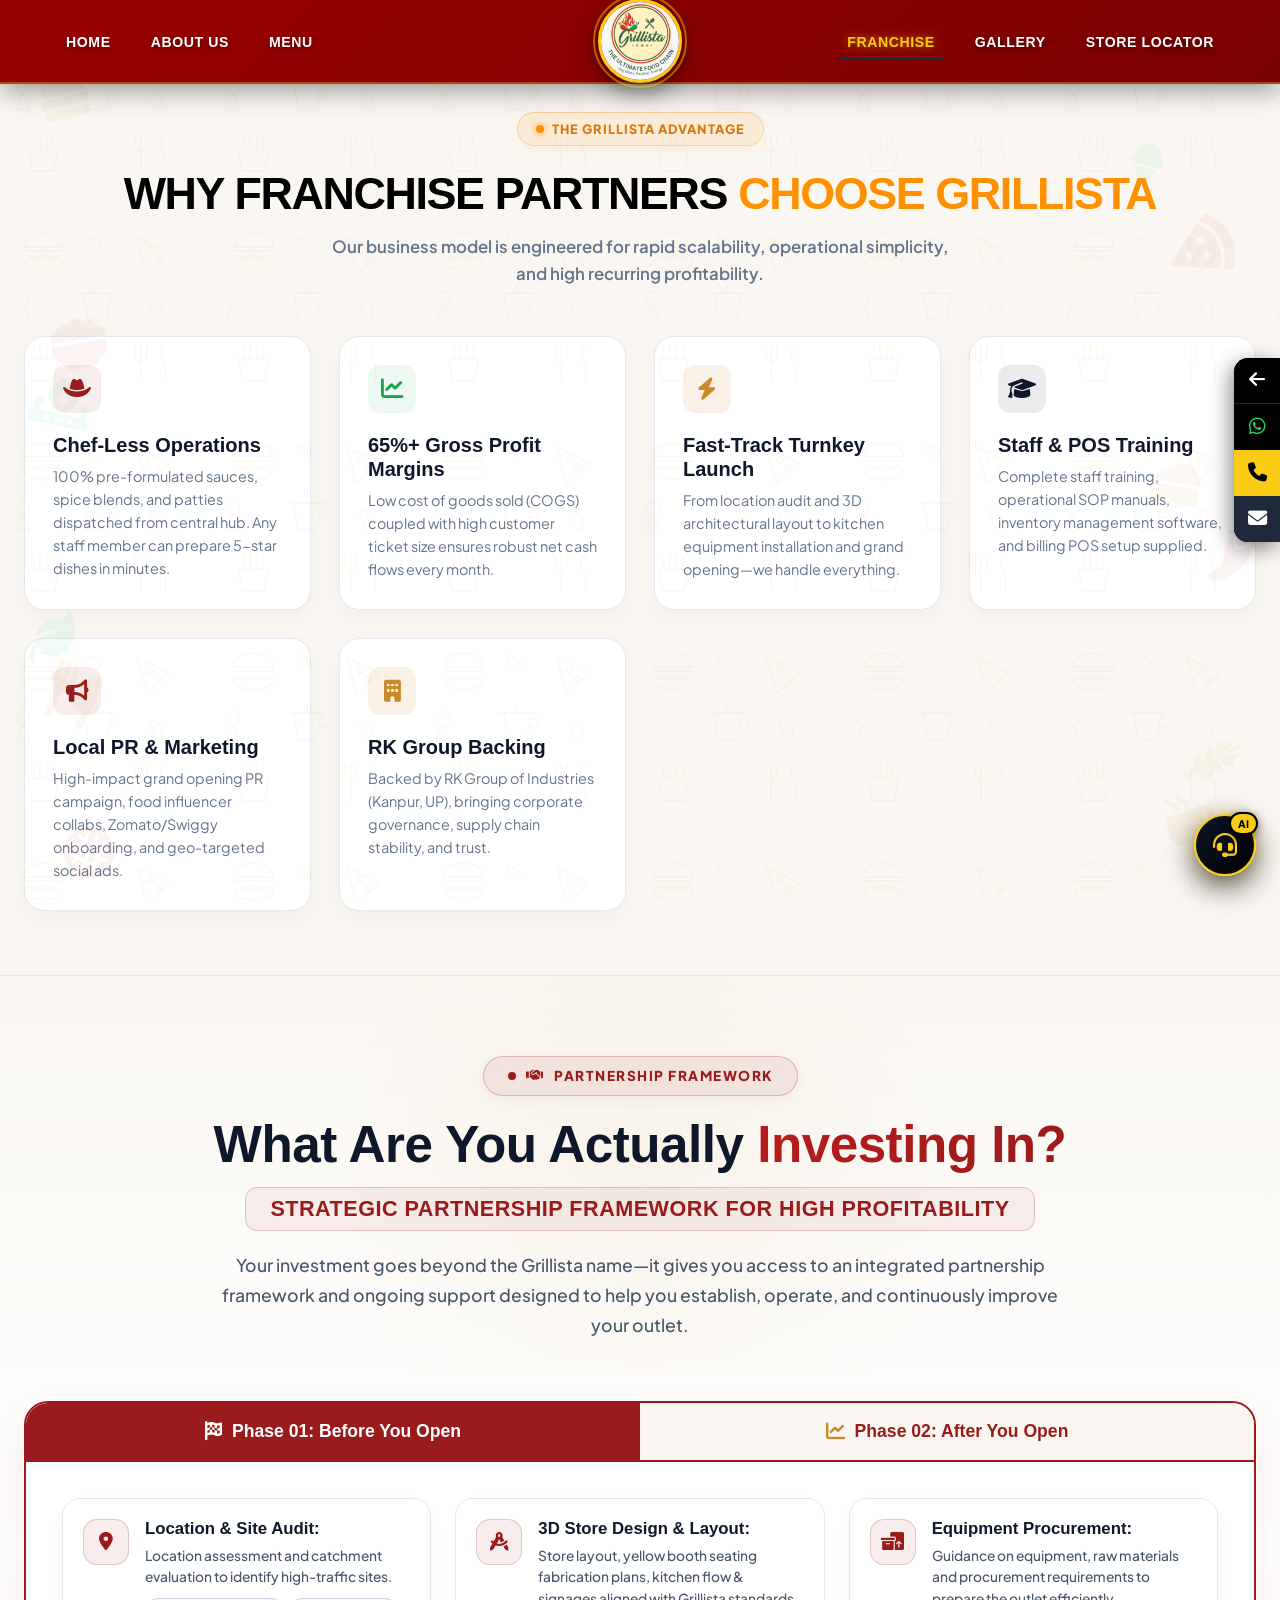
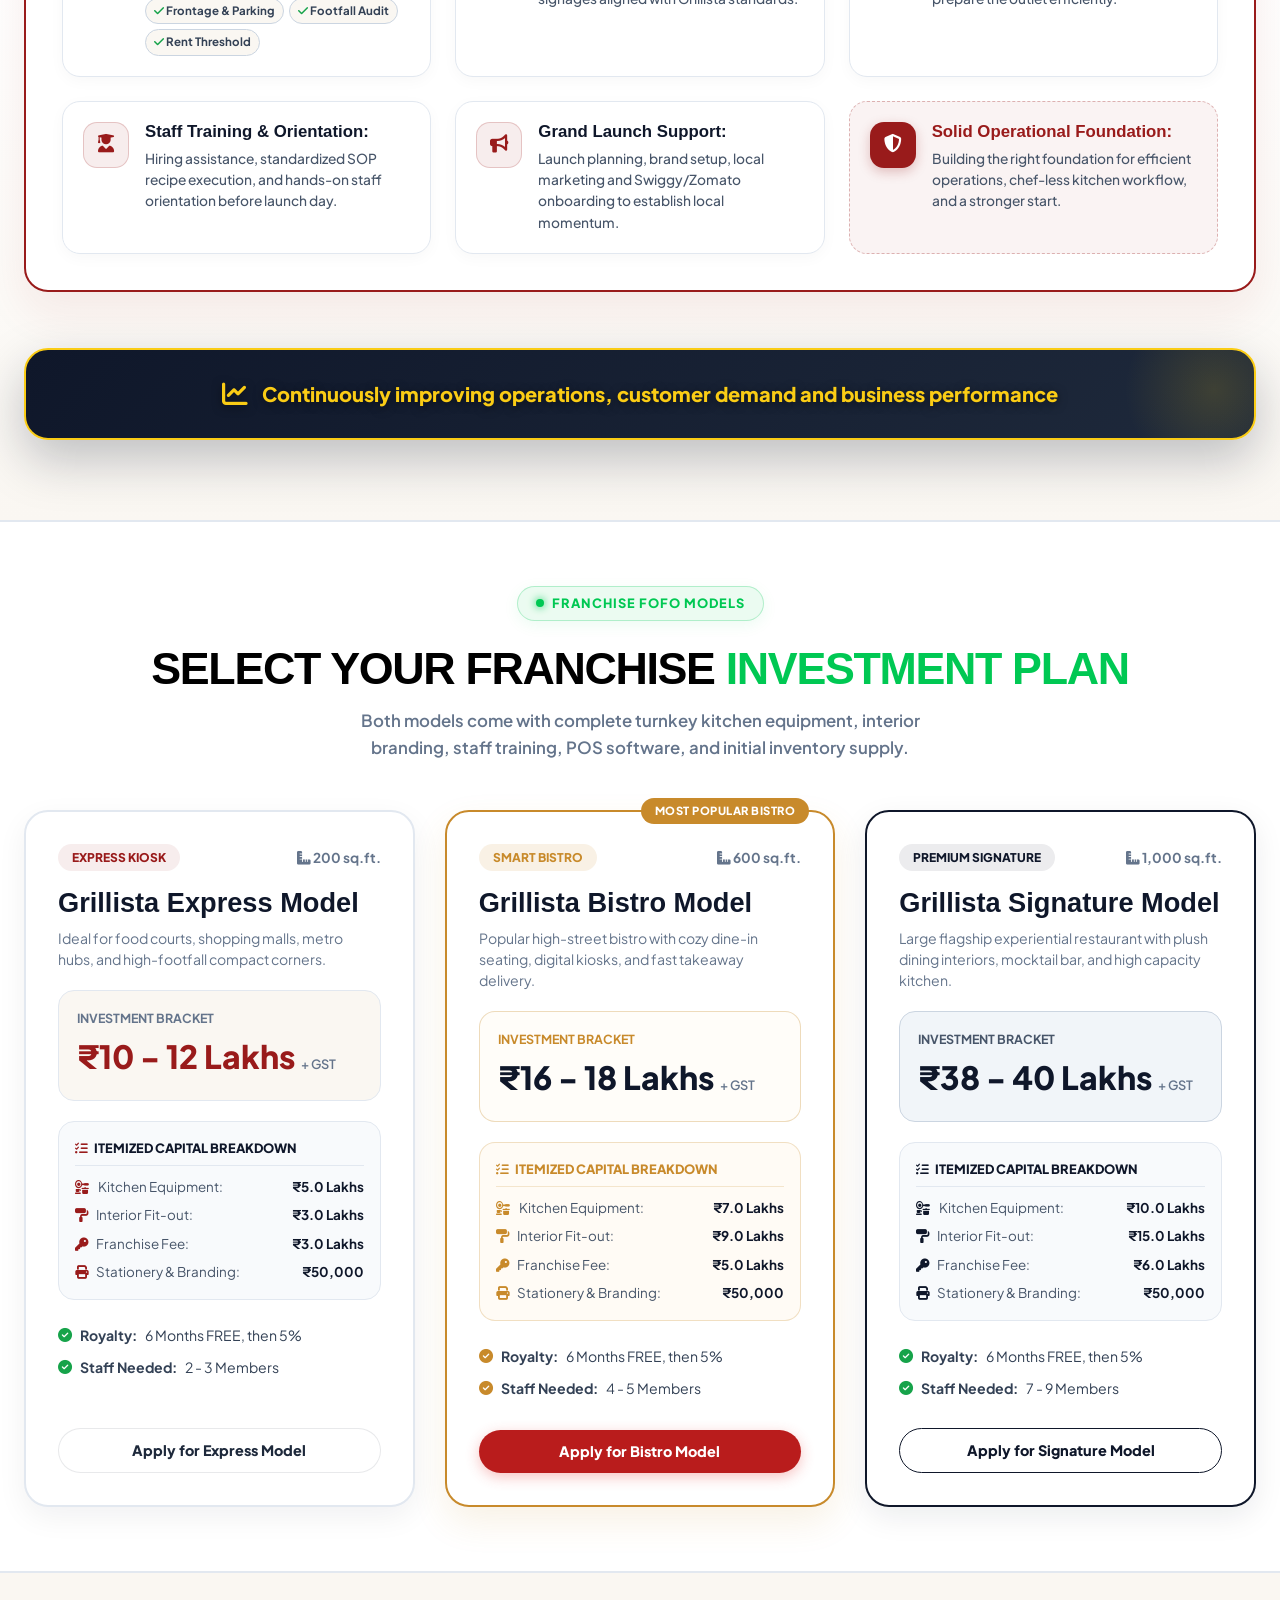
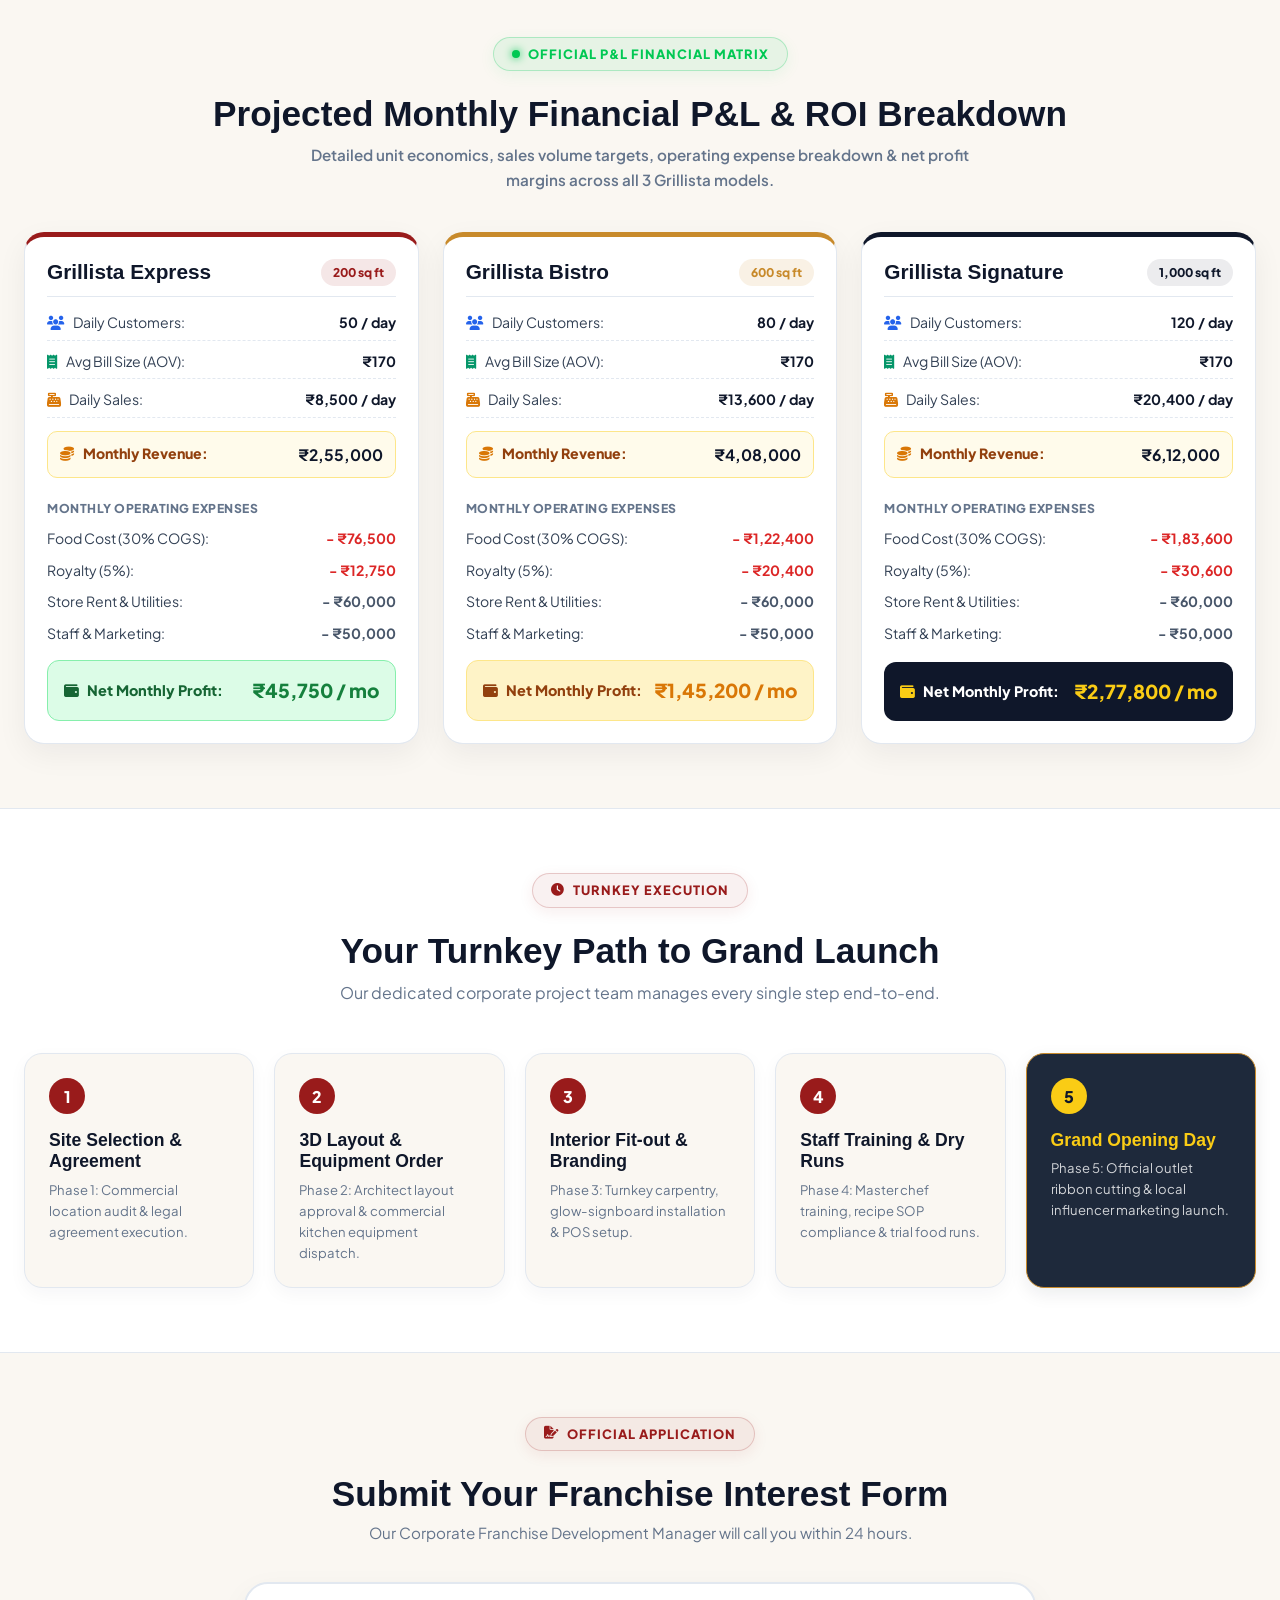
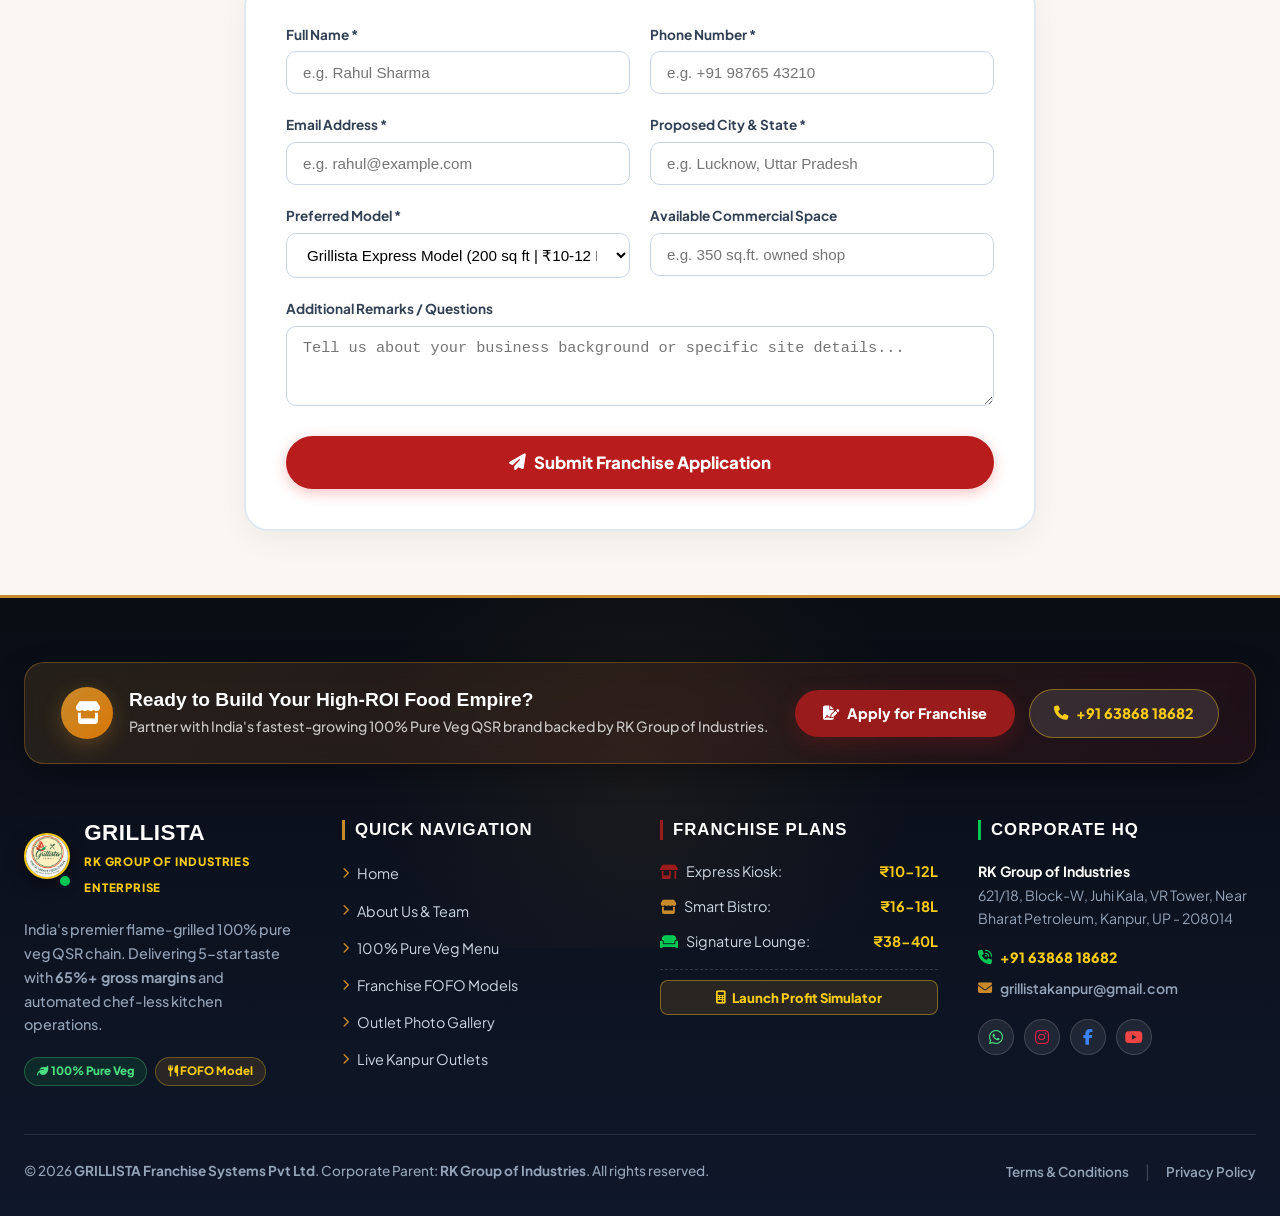
<file: franchise.html>
<!DOCTYPE html>
<html lang="en">
<head>
  <meta charset="UTF-8">
  <meta name="viewport" content="width=device-width, initial-scale=1.0">
  <title>Franchise Opportunity | Grillista - RK Group of Industries</title>
  
  <!-- Favicon -->
  <link rel="icon" type="image/jpeg" href="assets/images/logo.jpg">
  <link rel="apple-touch-icon" href="assets/images/logo.jpg">
  
  <!-- FontAwesome Icons & Google Fonts -->
  <link rel="stylesheet" href="https://cdnjs.cloudflare.com/ajax/libs/font-awesome/6.4.0/css/all.min.css">
  <link href="https://fonts.googleapis.com/css2?family=Plus+Jakarta+Sans:wght@400;500;600;700;800&family=Playfair+Display:ital,wght@0,700;0,800;1,700&display=swap" rel="stylesheet">
  
  <!-- Core Corporate Stylesheet -->
  <link rel="stylesheet" href="css/styles.css">
</head>
<body style="background: #FAF7F2; color: #0F172A; font-family: 'Plus Jakarta Sans', sans-serif;">

  <!-- Burger Singh Style Corporate Navbar -->
  <header class="navbar">
    <div class="nav-container-split">
      <!-- Left Group: Nav Links -->
      <div class="nav-group-left">
        <ul class="nav-links-split">
          <li><a href="index.html" class="nav-link">HOME</a></li>
          <li><a href="about.html" class="nav-link">ABOUT US</a></li>
          <li><a href="menu.html" class="nav-link">MENU</a></li>
        </ul>
      </div>

      <!-- Center Circular Logo Emblem -->
      <a href="index.html" class="nav-center-logo">
        <img src="assets/images/logo.jpg" alt="Grillista Logo">
      </a>

      <!-- Right Group: Nav Links -->
      <div class="nav-group-right">
        <ul class="nav-links-split">
          <li><a href="franchise.html" class="nav-link active">FRANCHISE</a></li>
          <li><a href="gallery.html" class="nav-link">GALLERY</a></li>
          <li><a href="locator.html" class="nav-link">STORE LOCATOR</a></li>
        </ul>
        <button class="mobile-toggle-btn" id="mobile-toggle-btn" onclick="toggleMobileNavbar(event)" aria-label="Toggle Mobile Menu">
          <i class="fa-solid fa-bars"></i>
        </button>
      </div>
    </div>

    <!-- Mobile Navigation Drawer -->
    <nav class="navbar-mobile-drawer" id="navbar-mobile-drawer">
      <a href="index.html"><i class="fa-solid fa-house"></i> HOME</a>
      <a href="about.html"><i class="fa-solid fa-building"></i> ABOUT US</a>
      <a href="menu.html"><i class="fa-solid fa-utensils"></i> MENU</a>
      <a href="franchise.html" class="active"><i class="fa-solid fa-store"></i> FRANCHISE</a>
      <a href="gallery.html"><i class="fa-solid fa-images"></i> GALLERY</a>
      <a href="locator.html"><i class="fa-solid fa-location-dot"></i> STORE LOCATOR</a>
      <a href="tel:+916386818682" style="color: #FACC15;"><i class="fa-solid fa-phone"></i> CALL +91 63868 18682</a>
    </nav>
  </header>



  <!-- Why Invest in Grillista (6 Core Advantages Grid) -->
  <section style="padding-top: calc(var(--nav-height) + 40px); padding-bottom: 64px; background: #FAF7F2;">
    <div class="container">
      <!-- Ultra-Modern Sleek Section Header (Black Base + Amber Gold Accent) -->
      <div style="text-align: center; margin-bottom: 48px; position: relative;">
        <div style="display: inline-flex; align-items: center; gap: 8px; background: rgba(255, 145, 0, 0.1); border: 1.5px solid rgba(255, 145, 0, 0.3); color: #D97706; padding: 6px 18px; border-radius: 99px; font-size: 0.8rem; font-weight: 800; text-transform: uppercase; letter-spacing: 1px; margin-bottom: 12px; box-shadow: 0 4px 15px rgba(255, 145, 0, 0.08);">
          <span style="width: 8px; height: 8px; border-radius: 50%; background: #FF9100; display: inline-block; box-shadow: 0 0 8px #FF9100;"></span>
          THE GRILLISTA ADVANTAGE
        </div>
        
        <h2 class="section-title" style="font-size: 2.8rem; color: #000000 !important;">
          WHY FRANCHISE PARTNERS <span style="color: #FF9100 !important;">CHOOSE GRILLISTA</span>
        </h2>
        
        <p style="font-size: 1.05rem; color: #64748B; max-width: 620px; margin: 0 auto; font-weight: 600; line-height: 1.6;">
          Our business model is engineered for rapid scalability, operational simplicity, and high recurring profitability.
        </p>
      </div>

      <div style="display: grid; grid-template-columns: repeat(auto-fit, minmax(280px, 1fr)); gap: 28px;">
        
        <div style="background: #FFFFFF; border: 1.5px solid #E2E8F0; border-radius: 20px; padding: 28px; box-shadow: 0 8px 24px rgba(15, 23, 42, 0.04);">
          <div style="width: 48px; height: 48px; border-radius: 12px; background: rgba(153, 27, 27, 0.08); color: #991B1B; font-size: 1.4rem; display: flex; align-items: center; justify-content: center; margin-bottom: 20px;">
            <i class="fa-solid fa-hat-cowboy"></i>
          </div>
          <h3 style="font-size: 1.25rem; color: #0F172A; font-weight: 800; margin: 0 0 8px 0;">Chef-Less Operations</h3>
          <p style="font-size: 0.9rem; color: #64748B; line-height: 1.6; margin: 0;">
            100% pre-formulated sauces, spice blends, and patties dispatched from central hub. Any staff member can prepare 5-star dishes in minutes.
          </p>
        </div>

        <div style="background: #FFFFFF; border: 1.5px solid #E2E8F0; border-radius: 20px; padding: 28px; box-shadow: 0 8px 24px rgba(15, 23, 42, 0.04);">
          <div style="width: 48px; height: 48px; border-radius: 12px; background: rgba(22, 163, 74, 0.08); color: #16A34A; font-size: 1.4rem; display: flex; align-items: center; justify-content: center; margin-bottom: 20px;">
            <i class="fa-solid fa-chart-line"></i>
          </div>
          <h3 style="font-size: 1.25rem; color: #0F172A; font-weight: 800; margin: 0 0 8px 0;">65%+ Gross Profit Margins</h3>
          <p style="font-size: 0.9rem; color: #64748B; line-height: 1.6; margin: 0;">
            Low cost of goods sold (COGS) coupled with high customer ticket size ensures robust net cash flows every month.
          </p>
        </div>

        <div style="background: #FFFFFF; border: 1.5px solid #E2E8F0; border-radius: 20px; padding: 28px; box-shadow: 0 8px 24px rgba(15, 23, 42, 0.04);">
          <div style="width: 48px; height: 48px; border-radius: 12px; background: rgba(200, 138, 43, 0.12); color: #C88A2B; font-size: 1.4rem; display: flex; align-items: center; justify-content: center; margin-bottom: 20px;">
            <i class="fa-solid fa-bolt"></i>
          </div>
          <h3 style="font-size: 1.25rem; color: #0F172A; font-weight: 800; margin: 0 0 8px 0;">Fast-Track Turnkey Launch</h3>
          <p style="font-size: 0.9rem; color: #64748B; line-height: 1.6; margin: 0;">
            From location audit and 3D architectural layout to kitchen equipment installation and grand opening—we handle everything.
          </p>
        </div>

        <div style="background: #FFFFFF; border: 1.5px solid #E2E8F0; border-radius: 20px; padding: 28px; box-shadow: 0 8px 24px rgba(15, 23, 42, 0.04);">
          <div style="width: 48px; height: 48px; border-radius: 12px; background: rgba(15, 23, 42, 0.08); color: #0F172A; font-size: 1.4rem; display: flex; align-items: center; justify-content: center; margin-bottom: 20px;">
            <i class="fa-solid fa-graduation-cap"></i>
          </div>
          <h3 style="font-size: 1.25rem; color: #0F172A; font-weight: 800; margin: 0 0 8px 0;">Staff & POS Training</h3>
          <p style="font-size: 0.9rem; color: #64748B; line-height: 1.6; margin: 0;">
            Complete staff training, operational SOP manuals, inventory management software, and billing POS setup supplied.
          </p>
        </div>

        <div style="background: #FFFFFF; border: 1.5px solid #E2E8F0; border-radius: 20px; padding: 28px; box-shadow: 0 8px 24px rgba(15, 23, 42, 0.04);">
          <div style="width: 48px; height: 48px; border-radius: 12px; background: rgba(153, 27, 27, 0.08); color: #991B1B; font-size: 1.4rem; display: flex; align-items: center; justify-content: center; margin-bottom: 20px;">
            <i class="fa-solid fa-bullhorn"></i>
          </div>
          <h3 style="font-size: 1.25rem; color: #0F172A; font-weight: 800; margin: 0 0 8px 0;">Local PR & Marketing</h3>
          <p style="font-size: 0.9rem; color: #64748B; line-height: 1.6; margin: 0;">
            High-impact grand opening PR campaign, food influencer collabs, Zomato/Swiggy onboarding, and geo-targeted social ads.
          </p>
        </div>

        <div style="background: #FFFFFF; border: 1.5px solid #E2E8F0; border-radius: 20px; padding: 28px; box-shadow: 0 8px 24px rgba(15, 23, 42, 0.04);">
          <div style="width: 48px; height: 48px; border-radius: 12px; background: rgba(200, 138, 43, 0.12); color: #C88A2B; font-size: 1.4rem; display: flex; align-items: center; justify-content: center; margin-bottom: 20px;">
            <i class="fa-solid fa-building"></i>
          </div>
          <h3 style="font-size: 1.25rem; color: #0F172A; font-weight: 800; margin: 0 0 8px 0;">RK Group Backing</h3>
          <p style="font-size: 0.9rem; color: #64748B; line-height: 1.6; margin: 0;">
            Backed by RK Group of Industries (Kanpur, UP), bringing corporate governance, supply chain stability, and trust.
          </p>
        </div>

      </div>
    </div>
  </section>



  <!-- What Are You Actually Investing In Section (Ultra-Premium Executive Design) -->
  <section style="padding: 80px 0; background: linear-gradient(180deg, #FAF7F2 0%, #FFFFFF 50%, #FAF7F2 100%); border-top: 1px solid #E2E8F0; border-bottom: 1px solid #E2E8F0; position: relative;">
    
    <!-- Subtle Background Radial Glow -->
    <div style="position: absolute; top: 0; left: 50%; transform: translateX(-50%); width: 800px; height: 400px; background: radial-gradient(circle, rgba(200, 138, 43, 0.06) 0%, rgba(250, 247, 242, 0) 70%); pointer-events: none;"></div>

    <div class="container" style="position: relative; z-index: 1;">
      
      <!-- Section Header (Ultra-Executive Premium Badge) -->
      <div style="text-align: center; margin-bottom: 60px;">
        <div style="display: inline-flex; align-items: center; gap: 10px; background: rgba(153, 27, 27, 0.08); border: 1.5px solid rgba(153, 27, 27, 0.25); color: #991B1B; padding: 8px 24px; border-radius: 99px; font-size: 0.85rem; font-weight: 900; text-transform: uppercase; letter-spacing: 1.5px; box-shadow: 0 4px 15px rgba(153, 27, 27, 0.06); margin-bottom: 18px;">
          <span style="width: 8px; height: 8px; border-radius: 50%; background: #991B1B; display: inline-block;"></span>
          <i class="fa-solid fa-handshake" style="color: #991B1B;"></i> PARTNERSHIP FRAMEWORK
        </div>
        
        <h2 style="font-size: 3.2rem; color: #0F172A; font-weight: 900; margin: 0 0 12px 0; font-family: var(--font-heading); letter-spacing: -0.5px;">
          What Are You Actually <span style="background: linear-gradient(135deg, #B91C1C 0%, #991B1B 100%); -webkit-background-clip: text; -webkit-text-fill-color: transparent;">Investing In?</span>
        </h2>

        <div style="display: inline-block; background: rgba(153, 27, 27, 0.06); border: 1.5px solid rgba(153, 27, 27, 0.2); padding: 8px 24px; border-radius: 12px; margin-bottom: 20px;">
          <h3 style="font-size: 1.35rem; color: #991B1B; font-weight: 900; margin: 0; font-family: var(--font-heading); text-transform: uppercase; letter-spacing: 0.5px;">
            Strategic Partnership Framework for High Profitability
          </h3>
        </div>

        <p style="font-size: 1.1rem; color: #475569; max-width: 840px; margin: 0 auto; font-weight: 500; line-height: 1.7;">
          Your investment goes beyond the Grillista name—it gives you access to an integrated partnership framework and ongoing support designed to help you establish, operate, and continuously improve your outlet.
        </p>
      </div>

      <!-- Interactive Dual-Tab Phase Framework Suite -->
      <div style="background: #FFFFFF; border: 2.5px solid #991B1B; border-radius: 24px; overflow: hidden; box-shadow: 0 20px 45px rgba(153, 27, 27, 0.08);">
        
        <!-- Tab Bar Header -->
        <div style="display: flex; background: #FAF7F2; border-bottom: 2.5px solid #991B1B; flex-wrap: wrap;">
          <button class="phase-tab-btn active" data-tab="phase-1-panel" style="flex: 1; min-width: 260px; padding: 18px 28px; font-size: 1.1rem; font-weight: 900; background: #991B1B; color: #FFFFFF; border: none; cursor: pointer; display: flex; align-items: center; justify-content: center; gap: 10px; transition: all 0.3s ease; font-family: var(--font-heading);">
            <i class="fa-solid fa-flag-checkered" style="font-size: 1.2rem;"></i> Phase 01: Before You Open
          </button>
          <button class="phase-tab-btn" data-tab="phase-2-panel" style="flex: 1; min-width: 260px; padding: 18px 28px; font-size: 1.1rem; font-weight: 900; background: transparent; color: #991B1B; border: none; cursor: pointer; display: flex; align-items: center; justify-content: center; gap: 10px; transition: all 0.3s ease; font-family: var(--font-heading);">
            <i class="fa-solid fa-chart-line" style="font-size: 1.2rem; color: #C88A2B;"></i> Phase 02: After You Open
          </button>
        </div>

        <!-- Panel 1: Phase 1 (Before You Open) -->
        <div id="phase-1-panel" class="phase-tab-panel active" style="padding: 36px;">
          
          <div style="display: grid; grid-template-columns: repeat(auto-fit, minmax(300px, 1fr)); gap: 24px;">
            
            <!-- Item 1: Site Evaluation -->
            <div style="display: flex; gap: 16px; align-items: flex-start; padding: 20px; background: #FFFFFF; border: 1.5px solid #E2E8F0; border-radius: 18px; box-shadow: 0 4px 15px rgba(15, 23, 42, 0.03);">
              <div style="width: 46px; height: 46px; border-radius: 14px; background: rgba(153, 27, 27, 0.08); color: #991B1B; border: 1.5px solid rgba(153, 27, 27, 0.2); display: flex; align-items: center; justify-content: center; font-size: 1.15rem; flex-shrink: 0;">
                <i class="fa-solid fa-location-dot"></i>
              </div>
              <div>
                <h4 style="font-size: 1.05rem; font-weight: 900; color: #0F172A; margin: 0 0 6px 0;">Location & Site Audit:</h4>
                <p style="font-size: 0.86rem; color: #475569; margin: 0 0 10px 0; line-height: 1.55; font-weight: 500;">Location assessment and catchment evaluation to identify high-traffic sites.</p>
                <div style="display: flex; flex-wrap: wrap; gap: 5px;">
                  <span style="background: #FAF7F2; border: 1px solid #CBD5E1; color: #334155; font-size: 0.72rem; font-weight: 700; padding: 3px 8px; border-radius: 99px;"><i class="fa-solid fa-check" style="color: #16A34A;"></i> Frontage & Parking</span>
                  <span style="background: #FAF7F2; border: 1px solid #CBD5E1; color: #334155; font-size: 0.72rem; font-weight: 700; padding: 3px 8px; border-radius: 99px;"><i class="fa-solid fa-check" style="color: #16A34A;"></i> Footfall Audit</span>
                  <span style="background: #FAF7F2; border: 1px solid #CBD5E1; color: #334155; font-size: 0.72rem; font-weight: 700; padding: 3px 8px; border-radius: 99px;"><i class="fa-solid fa-check" style="color: #16A34A;"></i> Rent Threshold</span>
                </div>
              </div>
            </div>

            <!-- Item 2: Store Design -->
            <div style="display: flex; gap: 16px; align-items: flex-start; padding: 20px; background: #FFFFFF; border: 1.5px solid #E2E8F0; border-radius: 18px; box-shadow: 0 4px 15px rgba(15, 23, 42, 0.03);">
              <div style="width: 46px; height: 46px; border-radius: 14px; background: rgba(153, 27, 27, 0.08); color: #991B1B; border: 1.5px solid rgba(153, 27, 27, 0.2); display: flex; align-items: center; justify-content: center; font-size: 1.15rem; flex-shrink: 0;">
                <i class="fa-solid fa-compass-drafting"></i>
              </div>
              <div>
                <h4 style="font-size: 1.05rem; font-weight: 900; color: #0F172A; margin: 0 0 6px 0;">3D Store Design & Layout:</h4>
                <p style="font-size: 0.86rem; color: #475569; margin: 0; line-height: 1.55; font-weight: 500;">Store layout, yellow booth seating fabrication plans, kitchen flow & signages aligned with Grillista standards.</p>
              </div>
            </div>

            <!-- Item 3: Procurement Support -->
            <div style="display: flex; gap: 16px; align-items: flex-start; padding: 20px; background: #FFFFFF; border: 1.5px solid #E2E8F0; border-radius: 18px; box-shadow: 0 4px 15px rgba(15, 23, 42, 0.03);">
              <div style="width: 46px; height: 46px; border-radius: 14px; background: rgba(153, 27, 27, 0.08); color: #991B1B; border: 1.5px solid rgba(153, 27, 27, 0.2); display: flex; align-items: center; justify-content: center; font-size: 1.15rem; flex-shrink: 0;">
                <i class="fa-solid fa-boxes-packing"></i>
              </div>
              <div>
                <h4 style="font-size: 1.05rem; font-weight: 900; color: #0F172A; margin: 0 0 6px 0;">Equipment Procurement:</h4>
                <p style="font-size: 0.86rem; color: #475569; margin: 0; line-height: 1.55; font-weight: 500;">Guidance on equipment, raw materials and procurement requirements to prepare the outlet efficiently.</p>
              </div>
            </div>

            <!-- Item 4: People & Training -->
            <div style="display: flex; gap: 16px; align-items: flex-start; padding: 20px; background: #FFFFFF; border: 1.5px solid #E2E8F0; border-radius: 18px; box-shadow: 0 4px 15px rgba(15, 23, 42, 0.03);">
              <div style="width: 46px; height: 46px; border-radius: 14px; background: rgba(153, 27, 27, 0.08); color: #991B1B; border: 1.5px solid rgba(153, 27, 27, 0.2); display: flex; align-items: center; justify-content: center; font-size: 1.15rem; flex-shrink: 0;">
                <i class="fa-solid fa-user-graduate"></i>
              </div>
              <div>
                <h4 style="font-size: 1.05rem; font-weight: 900; color: #0F172A; margin: 0 0 6px 0;">Staff Training & Orientation:</h4>
                <p style="font-size: 0.86rem; color: #475569; margin: 0; line-height: 1.55; font-weight: 500;">Hiring assistance, standardized SOP recipe execution, and hands-on staff orientation before launch day.</p>
              </div>
            </div>

            <!-- Item 5: Grand Launch Marketing -->
            <div style="display: flex; gap: 16px; align-items: flex-start; padding: 20px; background: #FFFFFF; border: 1.5px solid #E2E8F0; border-radius: 18px; box-shadow: 0 4px 15px rgba(15, 23, 42, 0.03);">
              <div style="width: 46px; height: 46px; border-radius: 14px; background: rgba(153, 27, 27, 0.08); color: #991B1B; border: 1.5px solid rgba(153, 27, 27, 0.2); display: flex; align-items: center; justify-content: center; font-size: 1.15rem; flex-shrink: 0;">
                <i class="fa-solid fa-bullhorn"></i>
              </div>
              <div>
                <h4 style="font-size: 1.05rem; font-weight: 900; color: #0F172A; margin: 0 0 6px 0;">Grand Launch Support:</h4>
                <p style="font-size: 0.86rem; color: #475569; margin: 0; line-height: 1.55; font-weight: 500;">Launch planning, brand setup, local marketing and Swiggy/Zomato onboarding to establish local momentum.</p>
              </div>
            </div>

            <!-- Item 6: Total Foundation Summary -->
            <div style="display: flex; gap: 16px; align-items: flex-start; padding: 20px; background: rgba(153, 27, 27, 0.05); border: 1.5px dashed rgba(153, 27, 27, 0.3); border-radius: 18px;">
              <div style="width: 46px; height: 46px; border-radius: 14px; background: #991B1B; color: #FFFFFF; display: flex; align-items: center; justify-content: center; font-size: 1.15rem; flex-shrink: 0; box-shadow: 0 4px 12px rgba(153, 27, 27, 0.25);">
                <i class="fa-solid fa-shield-halved"></i>
              </div>
              <div>
                <h4 style="font-size: 1.05rem; font-weight: 900; color: #991B1B; margin: 0 0 6px 0;">Solid Operational Foundation:</h4>
                <p style="font-size: 0.86rem; color: #475569; margin: 0; line-height: 1.55; font-weight: 500;">Building the right foundation for efficient operations, chef-less kitchen workflow, and a stronger start.</p>
              </div>
            </div>

          </div>

        </div>

        <!-- Panel 2: Phase 2 (After You Open) -->
        <div id="phase-2-panel" class="phase-tab-panel" style="padding: 36px; display: none;">
          
          <div style="display: grid; grid-template-columns: repeat(auto-fit, minmax(300px, 1fr)); gap: 24px;">
            
            <!-- Item 1: Performance Monitoring -->
            <div style="display: flex; gap: 16px; align-items: flex-start; padding: 20px; background: #FFFFFF; border: 1.5px solid rgba(200, 138, 43, 0.3); border-radius: 18px; box-shadow: 0 4px 15px rgba(200, 138, 43, 0.04);">
              <div style="width: 46px; height: 46px; border-radius: 14px; background: rgba(200, 138, 43, 0.12); color: #C88A2B; border: 1.5px solid rgba(200, 138, 43, 0.3); display: flex; align-items: center; justify-content: center; font-size: 1.15rem; flex-shrink: 0;">
                <i class="fa-solid fa-chart-pie"></i>
              </div>
              <div>
                <h4 style="font-size: 1.05rem; font-weight: 900; color: #0F172A; margin: 0 0 6px 0;">Performance Monitoring:</h4>
                <p style="font-size: 0.86rem; color: #475569; margin: 0; line-height: 1.55; font-weight: 500;">Regular performance reviews to identify opportunities, challenges and areas for continuous improvement.</p>
              </div>
            </div>

            <!-- Item 2: Operational Guidance -->
            <div style="display: flex; gap: 16px; align-items: flex-start; padding: 20px; background: #FFFFFF; border: 1.5px solid rgba(200, 138, 43, 0.3); border-radius: 18px; box-shadow: 0 4px 15px rgba(200, 138, 43, 0.04);">
              <div style="width: 46px; height: 46px; border-radius: 14px; background: rgba(200, 138, 43, 0.12); color: #C88A2B; border: 1.5px solid rgba(200, 138, 43, 0.3); display: flex; align-items: center; justify-content: center; font-size: 1.15rem; flex-shrink: 0;">
                <i class="fa-solid fa-headset"></i>
              </div>
              <div>
                <h4 style="font-size: 1.05rem; font-weight: 900; color: #0F172A; margin: 0 0 6px 0;">Operational Support:</h4>
                <p style="font-size: 0.86rem; color: #475569; margin: 0; line-height: 1.55; font-weight: 500;">Ongoing guidance to address operational challenges and maintain smooth day-to-day store functioning.</p>
              </div>
            </div>

            <!-- Item 3: Quality Audits -->
            <div style="display: flex; gap: 16px; align-items: flex-start; padding: 20px; background: #FFFFFF; border: 1.5px solid rgba(200, 138, 43, 0.3); border-radius: 18px; box-shadow: 0 4px 15px rgba(200, 138, 43, 0.04);">
              <div style="width: 46px; height: 46px; border-radius: 14px; background: rgba(200, 138, 43, 0.12); color: #C88A2B; border: 1.5px solid rgba(200, 138, 43, 0.3); display: flex; align-items: center; justify-content: center; font-size: 1.15rem; flex-shrink: 0;">
                <i class="fa-solid fa-clipboard-check"></i>
              </div>
              <div>
                <h4 style="font-size: 1.05rem; font-weight: 900; color: #0F172A; margin: 0 0 6px 0;">Quality Audits:</h4>
                <p style="font-size: 0.86rem; color: #475569; margin: 0; line-height: 1.55; font-weight: 500;">Periodic quality and operational audits to maintain consistency across food, service and brand standards.</p>
              </div>
            </div>

            <!-- Item 4: Marketing Support -->
            <div style="display: flex; gap: 16px; align-items: flex-start; padding: 20px; background: #FFFFFF; border: 1.5px solid rgba(200, 138, 43, 0.3); border-radius: 18px; box-shadow: 0 4px 15px rgba(200, 138, 43, 0.04);">
              <div style="width: 46px; height: 46px; border-radius: 14px; background: rgba(200, 138, 43, 0.12); color: #C88A2B; border: 1.5px solid rgba(200, 138, 43, 0.3); display: flex; align-items: center; justify-content: center; font-size: 1.15rem; flex-shrink: 0;">
                <i class="fa-solid fa-rectangle-ad"></i>
              </div>
              <div>
                <h4 style="font-size: 1.05rem; font-weight: 900; color: #0F172A; margin: 0 0 6px 0;">Marketing Support:</h4>
                <p style="font-size: 0.86rem; color: #475569; margin: 0; line-height: 1.55; font-weight: 500;">Marketing assets, campaigns and brand support to strengthen customer engagement and local visibility.</p>
              </div>
            </div>

            <!-- Item 5: Menu R&D -->
            <div style="display: flex; gap: 16px; align-items: flex-start; padding: 20px; background: #FFFFFF; border: 1.5px solid rgba(200, 138, 43, 0.3); border-radius: 18px; box-shadow: 0 4px 15px rgba(200, 138, 43, 0.04);">
              <div style="width: 46px; height: 46px; border-radius: 14px; background: rgba(200, 138, 43, 0.12); color: #C88A2B; border: 1.5px solid rgba(200, 138, 43, 0.3); display: flex; align-items: center; justify-content: center; font-size: 1.15rem; flex-shrink: 0;">
                <i class="fa-solid fa-utensils"></i>
              </div>
              <div>
                <h4 style="font-size: 1.05rem; font-weight: 900; color: #0F172A; margin: 0 0 6px 0;">Menu Innovation:</h4>
                <p style="font-size: 0.86rem; color: #475569; margin: 0; line-height: 1.55; font-weight: 500;">Continuous evaluation and refinement of the menu based on customer preferences and market response.</p>
              </div>
            </div>

            <!-- Item 6: Profit Growth Summary -->
            <div style="display: flex; gap: 16px; align-items: flex-start; padding: 20px; background: rgba(200, 138, 43, 0.06); border: 1.5px dashed rgba(200, 138, 43, 0.35); border-radius: 18px;">
              <div style="width: 46px; height: 46px; border-radius: 14px; background: #C88A2B; color: #FFFFFF; display: flex; align-items: center; justify-content: center; font-size: 1.15rem; flex-shrink: 0; box-shadow: 0 4px 12px rgba(200, 138, 43, 0.25);">
                <i class="fa-solid fa-rocket"></i>
              </div>
              <div>
                <h4 style="font-size: 1.05rem; font-weight: 900; color: #C88A2B; margin: 0 0 6px 0;">Sustained High ROI:</h4>
                <p style="font-size: 0.86rem; color: #475569; margin: 0; line-height: 1.55; font-weight: 500;">Continuously improving operations, customer demand and business performance for long-term growth.</p>
              </div>
            </div>

          </div>

        </div>

      </div>

      <!-- Ultra-Executive Gold-Framed Bottom Summary Banner -->
      <div style="margin-top: 56px; background: linear-gradient(135deg, #0F172A 0%, #1E293B 100%); border: 2.5px solid #FACC15; border-radius: 24px; padding: 28px 40px; text-align: center; color: #FFFFFF; box-shadow: 0 20px 50px rgba(15, 23, 42, 0.25); position: relative; overflow: hidden;">
        <div style="position: absolute; top: -50px; right: -50px; width: 180px; height: 180px; background: radial-gradient(circle, rgba(250, 204, 21, 0.15) 0%, transparent 70%);"></div>
        <div style="display: inline-flex; align-items: center; justify-content: center; gap: 14px; font-size: 1.25rem; font-weight: 900; color: #FACC15; text-shadow: 0 2px 10px rgba(0,0,0,0.5);">
          <i class="fa-solid fa-chart-line" style="font-size: 1.6rem; color: #FACC15;"></i>
          <span>Continuously improving operations, customer demand and business performance</span>
        </div>
      </div>

    </div>
  </section>

  <!-- Investment Models Comparison Section -->
  <section id="models" style="padding: 64px 0; background: #FFFFFF; border-top: 1px solid #E2E8F0; border-bottom: 1px solid #E2E8F0; scroll-margin-top: calc(var(--nav-height) + 20px);">
    <div class="container">
      <!-- Ultra-Modern Sleek Section Header (Black Base + Vibrant Green Accent) -->
      <div style="text-align: center; margin-bottom: 48px; position: relative;">
        <div style="display: inline-flex; align-items: center; gap: 8px; background: rgba(0, 200, 83, 0.08); border: 1.5px solid rgba(0, 200, 83, 0.25); color: #00C853; padding: 6px 18px; border-radius: 99px; font-size: 0.8rem; font-weight: 800; text-transform: uppercase; letter-spacing: 1px; margin-bottom: 12px; box-shadow: 0 4px 15px rgba(0, 200, 83, 0.08);">
          <span style="width: 8px; height: 8px; border-radius: 50%; background: #00C853; display: inline-block; box-shadow: 0 0 8px #00C853;"></span>
          FRANCHISE FOFO MODELS
        </div>
        
        <h2 class="section-title" style="font-size: 2.8rem; color: #000000 !important;">
          SELECT YOUR FRANCHISE <span style="color: #00C853 !important;">INVESTMENT PLAN</span>
        </h2>
        
        <p style="font-size: 1.05rem; color: #64748B; max-width: 620px; margin: 0 auto; font-weight: 600; line-height: 1.6;">
          Both models come with complete turnkey kitchen equipment, interior branding, staff training, POS software, and initial inventory supply.
        </p>
      </div>

      <div style="display: grid; grid-template-columns: repeat(auto-fit, minmax(330px, 1fr)); gap: 30px;">
        
        <!-- Model 1: Grillista Express Model -->
        <div style="background: #FFFFFF; border: 2px solid #E2E8F0; border-radius: 24px; padding: 32px; box-shadow: 0 10px 30px rgba(15, 23, 42, 0.06); display: flex; flex-direction: column; justify-content: space-between; transition: all 0.3s ease;">
          <div>
            <div style="display: flex; justify-content: space-between; align-items: center; margin-bottom: 16px;">
              <span style="background: rgba(153, 27, 27, 0.08); color: #991B1B; font-weight: 800; font-size: 0.75rem; padding: 4px 14px; border-radius: 99px; text-transform: uppercase;">EXPRESS KIOSK</span>
              <span style="color: #64748B; font-size: 0.85rem; font-weight: 700;"><i class="fa-solid fa-ruler-combined"></i> 200 sq.ft.</span>
            </div>
            
            <h3 style="font-size: 1.7rem; color: #0F172A; font-weight: 800; margin: 0 0 8px 0;">Grillista Express Model</h3>
            <p style="font-size: 0.88rem; color: #64748B; line-height: 1.5; margin-bottom: 20px;">
              Ideal for food courts, shopping malls, metro hubs, and high-footfall compact corners.
            </p>

            <div style="background: #FAF7F2; border: 1.5px solid #E2E8F0; padding: 18px; border-radius: 16px; margin-bottom: 20px;">
              <div style="font-size: 0.78rem; color: #64748B; font-weight: 700; text-transform: uppercase;">Investment Bracket</div>
              <div style="font-size: 2rem; font-weight: 900; color: #991B1B; margin-top: 2px;">₹10 - 12 Lakhs <span style="font-size: 0.8rem; color: #64748B; font-weight: 600;">+ GST</span></div>
            </div>

            <!-- Itemized Investment Breakdown Grid -->
            <div style="margin-bottom: 24px; background: #F8FAFC; border-radius: 16px; padding: 16px; border: 1px solid #E2E8F0;">
              <div style="font-size: 0.8rem; font-weight: 800; color: #0F172A; text-transform: uppercase; margin-bottom: 10px; border-bottom: 1px solid #E2E8F0; padding-bottom: 6px;">
                <i class="fa-solid fa-list-check" style="color: #991B1B; margin-right: 4px;"></i> Itemized Capital Breakdown
              </div>
              <div style="display: flex; flex-direction: column; gap: 7px; font-size: 0.84rem;">
                <div style="display: flex; justify-content: space-between; color: #475569;">
                  <span><i class="fa-solid fa-kitchen-set" style="color: #991B1B; margin-right: 6px;"></i> Kitchen Equipment:</span>
                  <strong style="color: #0F172A;">₹5.0 Lakhs</strong>
                </div>
                <div style="display: flex; justify-content: space-between; color: #475569;">
                  <span><i class="fa-solid fa-paint-roller" style="color: #991B1B; margin-right: 6px;"></i> Interior Fit-out:</span>
                  <strong style="color: #0F172A;">₹3.0 Lakhs</strong>
                </div>
                <div style="display: flex; justify-content: space-between; color: #475569;">
                  <span><i class="fa-solid fa-key" style="color: #991B1B; margin-right: 6px;"></i> Franchise Fee:</span>
                  <strong style="color: #0F172A;">₹3.0 Lakhs</strong>
                </div>
                <div style="display: flex; justify-content: space-between; color: #475569;">
                  <span><i class="fa-solid fa-print" style="color: #991B1B; margin-right: 6px;"></i> Stationery & Branding:</span>
                  <strong style="color: #0F172A;">₹50,000</strong>
                </div>
              </div>
            </div>

            <ul style="list-style: none; padding: 0; margin: 0 0 28px 0; display: flex; flex-direction: column; gap: 10px; font-size: 0.88rem; color: #334155;">
              <li style="display: flex; align-items: center; gap: 8px;"><i class="fa-solid fa-circle-check" style="color: #16A34A;"></i> <strong>Royalty:</strong> 6 Months FREE, then 5%</li>
              <li style="display: flex; align-items: center; gap: 8px;"><i class="fa-solid fa-circle-check" style="color: #16A34A;"></i> <strong>Staff Needed:</strong> 2 - 3 Members</li>
            </ul>
          </div>

          <a href="#apply-form" class="btn btn-outline" style="width: 100%; text-align: center; justify-content: center; font-weight: 800;">
            Apply for Express Model
          </a>
        </div>

        <!-- Model 2: Grillista Bistro Model -->
        <div style="background: #FFFFFF; border: 2.5px solid #C88A2B; border-radius: 24px; padding: 32px; box-shadow: 0 15px 35px rgba(200, 138, 43, 0.12); display: flex; flex-direction: column; justify-content: space-between; position: relative;">
          
          <div style="position: absolute; top: -14px; right: 24px; background: #C88A2B; color: #FFF; font-size: 0.7rem; font-weight: 800; padding: 4px 14px; border-radius: 99px; text-transform: uppercase; letter-spacing: 0.5px;">
            MOST POPULAR BISTRO
          </div>

          <div>
            <div style="display: flex; justify-content: space-between; align-items: center; margin-bottom: 16px;">
              <span style="background: rgba(200, 138, 43, 0.12); color: #C88A2B; font-weight: 800; font-size: 0.75rem; padding: 4px 14px; border-radius: 99px; text-transform: uppercase;">SMART BISTRO</span>
              <span style="color: #64748B; font-size: 0.85rem; font-weight: 700;"><i class="fa-solid fa-ruler-combined"></i> 600 sq.ft.</span>
            </div>
            
            <h3 style="font-size: 1.7rem; color: #0F172A; font-weight: 800; margin: 0 0 8px 0;">Grillista Bistro Model</h3>
            <p style="font-size: 0.88rem; color: #64748B; line-height: 1.5; margin-bottom: 20px;">
              Popular high-street bistro with cozy dine-in seating, digital kiosks, and fast takeaway delivery.
            </p>

            <div style="background: #FFFDF9; border: 1.5px solid rgba(200, 138, 43, 0.3); padding: 18px; border-radius: 16px; margin-bottom: 20px;">
              <div style="font-size: 0.78rem; color: #C88A2B; font-weight: 700; text-transform: uppercase;">Investment Bracket</div>
              <div style="font-size: 2rem; font-weight: 900; color: #0F172A; margin-top: 2px;">₹16 - 18 Lakhs <span style="font-size: 0.8rem; color: #64748B; font-weight: 600;">+ GST</span></div>
            </div>

            <!-- Itemized Investment Breakdown Grid -->
            <div style="margin-bottom: 24px; background: #FFFBF5; border-radius: 16px; padding: 16px; border: 1px solid rgba(200, 138, 43, 0.25);">
              <div style="font-size: 0.8rem; font-weight: 800; color: #C88A2B; text-transform: uppercase; margin-bottom: 10px; border-bottom: 1px solid rgba(200, 138, 43, 0.2); padding-bottom: 6px;">
                <i class="fa-solid fa-list-check" style="color: #C88A2B; margin-right: 4px;"></i> Itemized Capital Breakdown
              </div>
              <div style="display: flex; flex-direction: column; gap: 7px; font-size: 0.84rem;">
                <div style="display: flex; justify-content: space-between; color: #475569;">
                  <span><i class="fa-solid fa-kitchen-set" style="color: #C88A2B; margin-right: 6px;"></i> Kitchen Equipment:</span>
                  <strong style="color: #0F172A;">₹7.0 Lakhs</strong>
                </div>
                <div style="display: flex; justify-content: space-between; color: #475569;">
                  <span><i class="fa-solid fa-paint-roller" style="color: #C88A2B; margin-right: 6px;"></i> Interior Fit-out:</span>
                  <strong style="color: #0F172A;">₹9.0 Lakhs</strong>
                </div>
                <div style="display: flex; justify-content: space-between; color: #475569;">
                  <span><i class="fa-solid fa-key" style="color: #C88A2B; margin-right: 6px;"></i> Franchise Fee:</span>
                  <strong style="color: #0F172A;">₹5.0 Lakhs</strong>
                </div>
                <div style="display: flex; justify-content: space-between; color: #475569;">
                  <span><i class="fa-solid fa-print" style="color: #C88A2B; margin-right: 6px;"></i> Stationery & Branding:</span>
                  <strong style="color: #0F172A;">₹50,000</strong>
                </div>
              </div>
            </div>

            <ul style="list-style: none; padding: 0; margin: 0 0 28px 0; display: flex; flex-direction: column; gap: 10px; font-size: 0.88rem; color: #334155;">
              <li style="display: flex; align-items: center; gap: 8px;"><i class="fa-solid fa-circle-check" style="color: #C88A2B;"></i> <strong>Royalty:</strong> 6 Months FREE, then 5%</li>
              <li style="display: flex; align-items: center; gap: 8px;"><i class="fa-solid fa-circle-check" style="color: #C88A2B;"></i> <strong>Staff Needed:</strong> 4 - 5 Members</li>
            </ul>
          </div>

          <a href="#apply-form" class="btn btn-gold" style="width: 100%; text-align: center; justify-content: center; font-weight: 800;">
            Apply for Bistro Model
          </a>
        </div>

        <!-- Model 3: Grillista Signature Model -->
        <div style="background: #FFFFFF; border: 2px solid #0F172A; border-radius: 24px; padding: 32px; box-shadow: 0 10px 30px rgba(15, 23, 42, 0.08); display: flex; flex-direction: column; justify-content: space-between; transition: all 0.3s ease;">
          <div>
            <div style="display: flex; justify-content: space-between; align-items: center; margin-bottom: 16px;">
              <span style="background: rgba(15, 23, 42, 0.08); color: #0F172A; font-weight: 800; font-size: 0.75rem; padding: 4px 14px; border-radius: 99px; text-transform: uppercase;">PREMIUM SIGNATURE</span>
              <span style="color: #64748B; font-size: 0.85rem; font-weight: 700;"><i class="fa-solid fa-ruler-combined"></i> 1,000 sq.ft.</span>
            </div>
            
            <h3 style="font-size: 1.7rem; color: #0F172A; font-weight: 800; margin: 0 0 8px 0;">Grillista Signature Model</h3>
            <p style="font-size: 0.88rem; color: #64748B; line-height: 1.5; margin-bottom: 20px;">
              Large flagship experiential restaurant with plush dining interiors, mocktail bar, and high capacity kitchen.
            </p>

            <div style="background: #F1F5F9; border: 1.5px solid #CBD5E1; padding: 18px; border-radius: 16px; margin-bottom: 20px;">
              <div style="font-size: 0.78rem; color: #475569; font-weight: 700; text-transform: uppercase;">Investment Bracket</div>
              <div style="font-size: 2rem; font-weight: 900; color: #0F172A; margin-top: 2px;">₹38 - 40 Lakhs <span style="font-size: 0.8rem; color: #64748B; font-weight: 600;">+ GST</span></div>
            </div>

            <!-- Itemized Investment Breakdown Grid -->
            <div style="margin-bottom: 24px; background: #F8FAFC; border-radius: 16px; padding: 16px; border: 1px solid #E2E8F0;">
              <div style="font-size: 0.8rem; font-weight: 800; color: #0F172A; text-transform: uppercase; margin-bottom: 10px; border-bottom: 1px solid #E2E8F0; padding-bottom: 6px;">
                <i class="fa-solid fa-list-check" style="color: #0F172A; margin-right: 4px;"></i> Itemized Capital Breakdown
              </div>
              <div style="display: flex; flex-direction: column; gap: 7px; font-size: 0.84rem;">
                <div style="display: flex; justify-content: space-between; color: #475569;">
                  <span><i class="fa-solid fa-kitchen-set" style="color: #0F172A; margin-right: 6px;"></i> Kitchen Equipment:</span>
                  <strong style="color: #0F172A;">₹10.0 Lakhs</strong>
                </div>
                <div style="display: flex; justify-content: space-between; color: #475569;">
                  <span><i class="fa-solid fa-paint-roller" style="color: #0F172A; margin-right: 6px;"></i> Interior Fit-out:</span>
                  <strong style="color: #0F172A;">₹15.0 Lakhs</strong>
                </div>
                <div style="display: flex; justify-content: space-between; color: #475569;">
                  <span><i class="fa-solid fa-key" style="color: #0F172A; margin-right: 6px;"></i> Franchise Fee:</span>
                  <strong style="color: #0F172A;">₹6.0 Lakhs</strong>
                </div>
                <div style="display: flex; justify-content: space-between; color: #475569;">
                  <span><i class="fa-solid fa-print" style="color: #0F172A; margin-right: 6px;"></i> Stationery & Branding:</span>
                  <strong style="color: #0F172A;">₹50,000</strong>
                </div>
              </div>
            </div>

            <ul style="list-style: none; padding: 0; margin: 0 0 28px 0; display: flex; flex-direction: column; gap: 10px; font-size: 0.88rem; color: #334155;">
              <li style="display: flex; align-items: center; gap: 8px;"><i class="fa-solid fa-circle-check" style="color: #16A34A;"></i> <strong>Royalty:</strong> 6 Months FREE, then 5%</li>
              <li style="display: flex; align-items: center; gap: 8px;"><i class="fa-solid fa-circle-check" style="color: #16A34A;"></i> <strong>Staff Needed:</strong> 7 - 9 Members</li>
            </ul>
          </div>

          <a href="#apply-form" class="btn btn-outline" style="width: 100%; text-align: center; justify-content: center; font-weight: 800; border-color: #0F172A; color: #0F172A;">
            Apply for Signature Model
          </a>
        </div>

      </div>
    </div>
  </section>

  <!-- Official Projected Monthly Financial P&L & ROI Matrix Section -->
  <section style="padding: 64px 0; background: #FAF7F2; border-top: 1px solid #E2E8F0;">
    <div class="container">
      <div style="text-align: center; margin-bottom: 40px;">
        <div style="display: inline-flex; align-items: center; gap: 8px; background: rgba(0, 200, 83, 0.08); border: 1.5px solid rgba(0, 200, 83, 0.25); color: #00C853; padding: 6px 18px; border-radius: 99px; font-size: 0.8rem; font-weight: 800; text-transform: uppercase; letter-spacing: 1px; margin-bottom: 12px; box-shadow: 0 4px 15px rgba(0, 200, 83, 0.08);">
          <span style="width: 8px; height: 8px; border-radius: 50%; background: #00C853; display: inline-block; box-shadow: 0 0 8px #00C853;"></span>
          OFFICIAL P&L FINANCIAL MATRIX
        </div>
        <h2 style="font-size: 2.2rem; color: #0F172A; font-weight: 900; margin-top: 10px; font-family: var(--font-heading);">
          Projected Monthly Financial P&L & ROI Breakdown
        </h2>
        <p style="color: #64748B; max-width: 720px; margin: 8px auto 0 auto; font-size: 0.95rem; font-weight: 600; line-height: 1.6;">
          Detailed unit economics, sales volume targets, operating expense breakdown & net profit margins across all 3 Grillista models.
        </p>
      </div>

      <!-- Universal Responsive Financial P&L Cards Grid (All Devices) -->
      <div class="pnl-matrix-cards-grid" style="display: grid; grid-template-columns: repeat(auto-fit, minmax(300px, 1fr)); gap: 24px;">
        <!-- Card 1: Express Model -->
        <div style="background: #FFFFFF; border-radius: 20px; border: 1.5px solid #E2E8F0; border-top: 5px solid #991B1B; padding: 22px; box-shadow: 0 10px 30px rgba(15,23,42,0.06); display: flex; flex-direction: column; justify-content: space-between;">
          <div>
            <div style="display: flex; justify-content: space-between; align-items: center; margin-bottom: 14px; border-bottom: 1px solid #E2E8F0; padding-bottom: 10px;">
              <h3 style="font-size: 1.3rem; font-weight: 900; color: #0F172A; margin: 0; font-family: var(--font-heading);">Grillista Express</h3>
              <span style="background: rgba(153,27,27,0.1); color: #991B1B; font-weight: 800; font-size: 0.75rem; padding: 4px 12px; border-radius: 99px;">200 sq ft</span>
            </div>

            <div style="display: flex; flex-direction: column; gap: 9px; font-size: 0.88rem; color: #334155;">
              <div style="display: flex; justify-content: space-between; border-bottom: 1px dashed #E2E8F0; padding-bottom: 6px;">
                <span><i class="fa-solid fa-users" style="color: #2563EB; margin-right: 6px;"></i> Daily Customers:</span>
                <strong style="color: #0F172A;">50 / day</strong>
              </div>
              <div style="display: flex; justify-content: space-between; border-bottom: 1px dashed #E2E8F0; padding-bottom: 6px;">
                <span><i class="fa-solid fa-receipt" style="color: #059669; margin-right: 6px;"></i> Avg Bill Size (AOV):</span>
                <strong style="color: #0F172A;">₹170</strong>
              </div>
              <div style="display: flex; justify-content: space-between; border-bottom: 1px dashed #E2E8F0; padding-bottom: 6px;">
                <span><i class="fa-solid fa-cash-register" style="color: #D97706; margin-right: 6px;"></i> Daily Sales:</span>
                <strong style="color: #0F172A;">₹8,500 / day</strong>
              </div>
              <div style="display: flex; justify-content: space-between; background: #FFFBEB; padding: 10px 12px; border-radius: 10px; margin: 4px 0; font-weight: 800; color: #92400E; border: 1px solid #FDE68A;">
                <span><i class="fa-solid fa-coins" style="color: #D97706; margin-right: 6px;"></i> Monthly Revenue:</span>
                <strong style="font-size: 0.98rem; color: #0F172A;">₹2,55,000</strong>
              </div>

              <!-- Expenses breakdown -->
              <div style="font-size: 0.76rem; font-weight: 800; color: #64748B; text-transform: uppercase; margin-top: 8px; letter-spacing: 0.5px;">Monthly Operating Expenses</div>
              <div style="display: flex; justify-content: space-between;">
                <span>Food Cost (30% COGS):</span>
                <strong style="color: #DC2626;">- ₹76,500</strong>
              </div>
              <div style="display: flex; justify-content: space-between;">
                <span>Royalty (5%):</span>
                <strong style="color: #DC2626;">- ₹12,750</strong>
              </div>
              <div style="display: flex; justify-content: space-between;">
                <span>Store Rent & Utilities:</span>
                <strong style="color: #475569;">- ₹60,000</strong>
              </div>
              <div style="display: flex; justify-content: space-between;">
                <span>Staff & Marketing:</span>
                <strong style="color: #475569;">- ₹50,000</strong>
              </div>
            </div>
          </div>

          <div style="display: flex; justify-content: space-between; align-items: center; background: #DCFCE7; padding: 14px 16px; border-radius: 12px; margin-top: 16px; border: 1.5px solid #86EFAC;">
            <span style="font-weight: 900; color: #166534; font-size: 0.9rem;"><i class="fa-solid fa-wallet" style="margin-right: 6px;"></i> Net Monthly Profit:</span>
            <strong style="font-weight: 900; color: #15803D; font-size: 1.2rem;">₹45,750 / mo</strong>
          </div>
        </div>

        <!-- Card 2: Bistro Model -->
        <div style="background: #FFFFFF; border-radius: 20px; border: 1.5px solid #E2E8F0; border-top: 5px solid #C88A2B; padding: 22px; box-shadow: 0 10px 30px rgba(15,23,42,0.06); display: flex; flex-direction: column; justify-content: space-between;">
          <div>
            <div style="display: flex; justify-content: space-between; align-items: center; margin-bottom: 14px; border-bottom: 1px solid #E2E8F0; padding-bottom: 10px;">
              <h3 style="font-size: 1.3rem; font-weight: 900; color: #0F172A; margin: 0; font-family: var(--font-heading);">Grillista Bistro</h3>
              <span style="background: rgba(200,138,43,0.12); color: #C88A2B; font-weight: 800; font-size: 0.75rem; padding: 4px 12px; border-radius: 99px;">600 sq ft</span>
            </div>

            <div style="display: flex; flex-direction: column; gap: 9px; font-size: 0.88rem; color: #334155;">
              <div style="display: flex; justify-content: space-between; border-bottom: 1px dashed #E2E8F0; padding-bottom: 6px;">
                <span><i class="fa-solid fa-users" style="color: #2563EB; margin-right: 6px;"></i> Daily Customers:</span>
                <strong style="color: #0F172A;">80 / day</strong>
              </div>
              <div style="display: flex; justify-content: space-between; border-bottom: 1px dashed #E2E8F0; padding-bottom: 6px;">
                <span><i class="fa-solid fa-receipt" style="color: #059669; margin-right: 6px;"></i> Avg Bill Size (AOV):</span>
                <strong style="color: #0F172A;">₹170</strong>
              </div>
              <div style="display: flex; justify-content: space-between; border-bottom: 1px dashed #E2E8F0; padding-bottom: 6px;">
                <span><i class="fa-solid fa-cash-register" style="color: #D97706; margin-right: 6px;"></i> Daily Sales:</span>
                <strong style="color: #0F172A;">₹13,600 / day</strong>
              </div>
              <div style="display: flex; justify-content: space-between; background: #FFFBEB; padding: 10px 12px; border-radius: 10px; margin: 4px 0; font-weight: 800; color: #92400E; border: 1px solid #FDE68A;">
                <span><i class="fa-solid fa-coins" style="color: #D97706; margin-right: 6px;"></i> Monthly Revenue:</span>
                <strong style="font-size: 0.98rem; color: #0F172A;">₹4,08,000</strong>
              </div>

              <!-- Expenses breakdown -->
              <div style="font-size: 0.76rem; font-weight: 800; color: #64748B; text-transform: uppercase; margin-top: 8px; letter-spacing: 0.5px;">Monthly Operating Expenses</div>
              <div style="display: flex; justify-content: space-between;">
                <span>Food Cost (30% COGS):</span>
                <strong style="color: #DC2626;">- ₹1,22,400</strong>
              </div>
              <div style="display: flex; justify-content: space-between;">
                <span>Royalty (5%):</span>
                <strong style="color: #DC2626;">- ₹20,400</strong>
              </div>
              <div style="display: flex; justify-content: space-between;">
                <span>Store Rent & Utilities:</span>
                <strong style="color: #475569;">- ₹60,000</strong>
              </div>
              <div style="display: flex; justify-content: space-between;">
                <span>Staff & Marketing:</span>
                <strong style="color: #475569;">- ₹50,000</strong>
              </div>
            </div>
          </div>

          <div style="display: flex; justify-content: space-between; align-items: center; background: #FEF3C7; padding: 14px 16px; border-radius: 12px; margin-top: 16px; border: 1.5px solid #FDE68A;">
            <span style="font-weight: 900; color: #92400E; font-size: 0.9rem;"><i class="fa-solid fa-wallet" style="margin-right: 6px;"></i> Net Monthly Profit:</span>
            <strong style="font-weight: 900; color: #D97706; font-size: 1.2rem;">₹1,45,200 / mo</strong>
          </div>
        </div>

        <!-- Card 3: Signature Model -->
        <div style="background: #FFFFFF; border-radius: 20px; border: 1.5px solid #E2E8F0; border-top: 5px solid #0F172A; padding: 22px; box-shadow: 0 10px 30px rgba(15,23,42,0.06); display: flex; flex-direction: column; justify-content: space-between;">
          <div>
            <div style="display: flex; justify-content: space-between; align-items: center; margin-bottom: 14px; border-bottom: 1px solid #E2E8F0; padding-bottom: 10px;">
              <h3 style="font-size: 1.3rem; font-weight: 900; color: #0F172A; margin: 0; font-family: var(--font-heading);">Grillista Signature</h3>
              <span style="background: rgba(15,23,42,0.08); color: #0F172A; font-weight: 800; font-size: 0.75rem; padding: 4px 12px; border-radius: 99px;">1,000 sq ft</span>
            </div>

            <div style="display: flex; flex-direction: column; gap: 9px; font-size: 0.88rem; color: #334155;">
              <div style="display: flex; justify-content: space-between; border-bottom: 1px dashed #E2E8F0; padding-bottom: 6px;">
                <span><i class="fa-solid fa-users" style="color: #2563EB; margin-right: 6px;"></i> Daily Customers:</span>
                <strong style="color: #0F172A;">120 / day</strong>
              </div>
              <div style="display: flex; justify-content: space-between; border-bottom: 1px dashed #E2E8F0; padding-bottom: 6px;">
                <span><i class="fa-solid fa-receipt" style="color: #059669; margin-right: 6px;"></i> Avg Bill Size (AOV):</span>
                <strong style="color: #0F172A;">₹170</strong>
              </div>
              <div style="display: flex; justify-content: space-between; border-bottom: 1px dashed #E2E8F0; padding-bottom: 6px;">
                <span><i class="fa-solid fa-cash-register" style="color: #D97706; margin-right: 6px;"></i> Daily Sales:</span>
                <strong style="color: #0F172A;">₹20,400 / day</strong>
              </div>
              <div style="display: flex; justify-content: space-between; background: #FFFBEB; padding: 10px 12px; border-radius: 10px; margin: 4px 0; font-weight: 800; color: #92400E; border: 1px solid #FDE68A;">
                <span><i class="fa-solid fa-coins" style="color: #D97706; margin-right: 6px;"></i> Monthly Revenue:</span>
                <strong style="font-size: 0.98rem; color: #0F172A;">₹6,12,000</strong>
              </div>

              <!-- Expenses breakdown -->
              <div style="font-size: 0.76rem; font-weight: 800; color: #64748B; text-transform: uppercase; margin-top: 8px; letter-spacing: 0.5px;">Monthly Operating Expenses</div>
              <div style="display: flex; justify-content: space-between;">
                <span>Food Cost (30% COGS):</span>
                <strong style="color: #DC2626;">- ₹1,83,600</strong>
              </div>
              <div style="display: flex; justify-content: space-between;">
                <span>Royalty (5%):</span>
                <strong style="color: #DC2626;">- ₹30,600</strong>
              </div>
              <div style="display: flex; justify-content: space-between;">
                <span>Store Rent & Utilities:</span>
                <strong style="color: #475569;">- ₹60,000</strong>
              </div>
              <div style="display: flex; justify-content: space-between;">
                <span>Staff & Marketing:</span>
                <strong style="color: #475569;">- ₹50,000</strong>
              </div>
            </div>
          </div>

          <div style="display: flex; justify-content: space-between; align-items: center; background: #0F172A; color: #FFFFFF; padding: 14px 16px; border-radius: 12px; margin-top: 16px;">
            <span style="font-weight: 900; font-size: 0.9rem;"><i class="fa-solid fa-wallet" style="color: #FACC15; margin-right: 6px;"></i> Net Monthly Profit:</span>
            <strong style="font-weight: 900; color: #FACC15; font-size: 1.2rem;">₹2,77,800 / mo</strong>
          </div>
        </div>
      </div>
    </div>
  </section>

  <!-- Turnkey Launch Roadmap -->
  <section style="padding: 64px 0; background: #FFFFFF; border-top: 1px solid #E2E8F0; border-bottom: 1px solid #E2E8F0;">
    <div class="container">
      <div style="text-align: center; margin-bottom: 48px;">
        <span class="badge-gold">
          <i class="fa-solid fa-clock"></i> Turnkey Execution
        </span>
        <h2 style="font-size: 2.2rem; color: #0F172A; font-weight: 800; margin-top: 10px;">Your Turnkey Path to Grand Launch</h2>
        <p style="color: #64748B; max-width: 600px; margin: 8px auto 0 auto;">Our dedicated corporate project team manages every single step end-to-end.</p>
      </div>

      <div style="display: grid; grid-template-columns: repeat(auto-fit, minmax(200px, 1fr)); gap: 20px;">
        
        <div style="background: #FAF7F2; border: 1.5px solid #E2E8F0; border-radius: 18px; padding: 24px; box-shadow: 0 6px 18px rgba(15, 23, 42, 0.04);">
          <div style="width: 36px; height: 36px; border-radius: 50%; background: #991B1B; color: #FFF; font-weight: 800; display: flex; align-items: center; justify-content: center; margin-bottom: 16px;">1</div>
          <h4 style="font-size: 1.1rem; color: #0F172A; font-weight: 800; margin: 0 0 6px 0;">Site Selection & Agreement</h4>
          <p style="font-size: 0.82rem; color: #64748B; margin: 0;">Phase 1: Commercial location audit & legal agreement execution.</p>
        </div>

        <div style="background: #FAF7F2; border: 1.5px solid #E2E8F0; border-radius: 18px; padding: 24px; box-shadow: 0 6px 18px rgba(15, 23, 42, 0.04);">
          <div style="width: 36px; height: 36px; border-radius: 50%; background: #991B1B; color: #FFF; font-weight: 800; display: flex; align-items: center; justify-content: center; margin-bottom: 16px;">2</div>
          <h4 style="font-size: 1.1rem; color: #0F172A; font-weight: 800; margin: 0 0 6px 0;">3D Layout & Equipment Order</h4>
          <p style="font-size: 0.82rem; color: #64748B; margin: 0;">Phase 2: Architect layout approval & commercial kitchen equipment dispatch.</p>
        </div>

        <div style="background: #FAF7F2; border: 1.5px solid #E2E8F0; border-radius: 18px; padding: 24px; box-shadow: 0 6px 18px rgba(15, 23, 42, 0.04);">
          <div style="width: 36px; height: 36px; border-radius: 50%; background: #991B1B; color: #FFF; font-weight: 800; display: flex; align-items: center; justify-content: center; margin-bottom: 16px;">3</div>
          <h4 style="font-size: 1.1rem; color: #0F172A; font-weight: 800; margin: 0 0 6px 0;">Interior Fit-out & Branding</h4>
          <p style="font-size: 0.82rem; color: #64748B; margin: 0;">Phase 3: Turnkey carpentry, glow-signboard installation & POS setup.</p>
        </div>

        <div style="background: #FAF7F2; border: 1.5px solid #E2E8F0; border-radius: 18px; padding: 24px; box-shadow: 0 6px 18px rgba(15, 23, 42, 0.04);">
          <div style="width: 36px; height: 36px; border-radius: 50%; background: #991B1B; color: #FFF; font-weight: 800; display: flex; align-items: center; justify-content: center; margin-bottom: 16px;">4</div>
          <h4 style="font-size: 1.1rem; color: #0F172A; font-weight: 800; margin: 0 0 6px 0;">Staff Training & Dry Runs</h4>
          <p style="font-size: 0.82rem; color: #64748B; margin: 0;">Phase 4: Master chef training, recipe SOP compliance & trial food runs.</p>
        </div>

        <div style="background: #1E293B; color: #FFF; border: 1.5px solid #C88A2B; border-radius: 18px; padding: 24px; box-shadow: 0 6px 18px rgba(15, 23, 42, 0.08);">
          <div style="width: 36px; height: 36px; border-radius: 50%; background: #FACC15; color: #0F172A; font-weight: 800; display: flex; align-items: center; justify-content: center; margin-bottom: 16px;">5</div>
          <h4 style="font-size: 1.1rem; color: #FACC15; font-weight: 800; margin: 0 0 6px 0;">Grand Opening Day</h4>
          <p style="font-size: 0.82rem; color: rgba(255,255,255,0.8); margin: 0;">Phase 5: Official outlet ribbon cutting & local influencer marketing launch.</p>
        </div>

      </div>
    </div>
  </section>

  <!-- Interactive Franchise Application Form -->
  <section id="apply-form" style="padding: 64px 0; background: #FAF7F2; scroll-margin-top: calc(var(--nav-height) + 20px);">
    <div class="container" style="max-width: 840px;">
      <div style="text-align: center; margin-bottom: 36px;">
        <span class="badge-gold" style="background: rgba(153, 27, 27, 0.08); color: #991B1B;">
          <i class="fa-solid fa-file-signature"></i> Official Application
        </span>
        <h2 style="font-size: 2.2rem; color: #0F172A; font-weight: 800; margin-top: 10px;">Submit Your Franchise Interest Form</h2>
        <p style="color: #64748B; font-size: 0.95rem; margin-top: 6px;">Our Corporate Franchise Development Manager will call you within 24 hours.</p>
      </div>

      <form id="franchise-application-form" style="background: #FFFFFF; border: 2px solid #E2E8F0; border-radius: 24px; padding: 40px; box-shadow: 0 10px 30px rgba(15, 23, 42, 0.05);">
        
        <div style="display: grid; grid-template-columns: repeat(auto-fit, minmax(280px, 1fr)); gap: 20px; margin-bottom: 20px;">
          <div>
            <label style="font-size: 0.85rem; font-weight: 700; color: #334155; display: block; margin-bottom: 6px;">Full Name *</label>
            <input type="text" id="app-name" required placeholder="e.g. Rahul Sharma" style="width: 100%; padding: 12px 16px; border-radius: 10px; border: 1.5px solid #CBD5E1; font-size: 0.95rem;">
          </div>
          <div>
            <label style="font-size: 0.85rem; font-weight: 700; color: #334155; display: block; margin-bottom: 6px;">Phone Number *</label>
            <input type="tel" id="app-phone" required placeholder="e.g. +91 98765 43210" style="width: 100%; padding: 12px 16px; border-radius: 10px; border: 1.5px solid #CBD5E1; font-size: 0.95rem;">
          </div>
        </div>

        <div style="display: grid; grid-template-columns: repeat(auto-fit, minmax(280px, 1fr)); gap: 20px; margin-bottom: 20px;">
          <div>
            <label style="font-size: 0.85rem; font-weight: 700; color: #334155; display: block; margin-bottom: 6px;">Email Address *</label>
            <input type="email" id="app-email" required placeholder="e.g. rahul@example.com" style="width: 100%; padding: 12px 16px; border-radius: 10px; border: 1.5px solid #CBD5E1; font-size: 0.95rem;">
          </div>
          <div>
            <label style="font-size: 0.85rem; font-weight: 700; color: #334155; display: block; margin-bottom: 6px;">Proposed City & State *</label>
            <input type="text" id="app-city" required placeholder="e.g. Lucknow, Uttar Pradesh" style="width: 100%; padding: 12px 16px; border-radius: 10px; border: 1.5px solid #CBD5E1; font-size: 0.95rem;">
          </div>
        </div>

        <div style="display: grid; grid-template-columns: repeat(auto-fit, minmax(280px, 1fr)); gap: 20px; margin-bottom: 20px;">
          <div>
            <label style="font-size: 0.85rem; font-weight: 700; color: #334155; display: block; margin-bottom: 6px;">Preferred Model *</label>
            <select id="app-model" required style="width: 100%; padding: 12px 16px; border-radius: 10px; border: 1.5px solid #CBD5E1; font-size: 0.95rem; background: #FFF;">
              <option value="Grillista Express Model (200 sq ft | ₹10-12 Lakhs)">Grillista Express Model (200 sq ft | ₹10-12 Lakhs)</option>
              <option value="Grillista Bistro Model (600 sq ft | ₹16-18 Lakhs)">Grillista Bistro Model (600 sq ft | ₹16-18 Lakhs)</option>
              <option value="Grillista Signature Model (1000 sq ft | ₹38-40 Lakhs)">Grillista Signature Model (1000 sq ft | ₹38-40 Lakhs)</option>
              <option value="Master Franchise (Multi-Unit)">Master Franchise (Multi-Unit)</option>
            </select>
          </div>
          <div>
            <label style="font-size: 0.85rem; font-weight: 700; color: #334155; display: block; margin-bottom: 6px;">Available Commercial Space</label>
            <input type="text" id="app-space" placeholder="e.g. 350 sq.ft. owned shop" style="width: 100%; padding: 12px 16px; border-radius: 10px; border: 1.5px solid #CBD5E1; font-size: 0.95rem;">
          </div>
        </div>

        <div style="margin-bottom: 24px;">
          <label style="font-size: 0.85rem; font-weight: 700; color: #334155; display: block; margin-bottom: 6px;">Additional Remarks / Questions</label>
          <textarea id="app-message" rows="3" placeholder="Tell us about your business background or specific site details..." style="width: 100%; padding: 12px 16px; border-radius: 10px; border: 1.5px solid #CBD5E1; font-size: 0.95rem; resize: vertical;"></textarea>
        </div>

        <button type="submit" class="btn btn-gold" style="width: 100%; padding: 16px; font-size: 1.05rem; font-weight: 800; justify-content: center;">
          <i class="fa-solid fa-paper-plane"></i> Submit Franchise Application
        </button>

      </form>
    </div>
  </section>

  <!-- Ultra-Premium Executive Corporate Footer -->
  <footer class="footer" style="background: linear-gradient(180deg, #090D14 0%, #0F172A 100%); color: #FFFFFF; border-top: 3px solid #C88A2B; padding-top: 64px; padding-bottom: 32px; position: relative; overflow: hidden;">
    
    <!-- Soft Background Radial Glow Accent -->
    <div style="position: absolute; top: 0; left: 50%; transform: translateX(-50%); width: 700px; height: 350px; background: radial-gradient(circle, rgba(200, 138, 43, 0.08) 0%, rgba(15, 23, 42, 0) 70%); pointer-events: none;"></div>

    <div class="container" style="position: relative; z-index: 2;">
      
      <!-- Top Executive CTA Banner Strip -->
      <div style="background: linear-gradient(135deg, rgba(200, 138, 43, 0.15) 0%, rgba(153, 27, 27, 0.15) 100%); border: 1.5px solid rgba(200, 138, 43, 0.35); border-radius: 20px; padding: 24px 36px; margin-bottom: 56px; display: flex; align-items: center; justify-content: space-between; flex-wrap: wrap; gap: 20px; backdrop-filter: blur(10px); box-shadow: 0 10px 30px rgba(0,0,0,0.3);">
        <div style="display: flex; align-items: center; gap: 16px;">
          <div style="width: 52px; height: 52px; border-radius: 50%; background: linear-gradient(135deg, #C88A2B 0%, #D97706 100%); color: #FFF; font-size: 1.4rem; display: flex; align-items: center; justify-content: center; box-shadow: 0 6px 20px rgba(200, 138, 43, 0.3);">
            <i class="fa-solid fa-store"></i>
          </div>
          <div>
            <h4 style="font-size: 1.2rem; font-weight: 900; color: #FFFFFF; margin: 0 0 4px 0; font-family: var(--font-heading);">Ready to Build Your High-ROI Food Empire?</h4>
            <p style="font-size: 0.88rem; color: rgba(255,255,255,0.75); margin: 0; font-weight: 500;">Partner with India's fastest-growing 100% Pure Veg QSR brand backed by RK Group of Industries.</p>
          </div>
        </div>
        <div style="display: flex; gap: 14px; flex-wrap: wrap; align-items: center;">
          <a href="franchise.html#apply-form" style="background: #991B1B; color: #FFFFFF; font-weight: 800; border-radius: 99px; padding: 12px 28px; font-size: 0.9rem; text-decoration: none; display: inline-flex; align-items: center; gap: 8px; box-shadow: 0 6px 20px rgba(153, 27, 27, 0.3); transition: all 0.3s ease;">
            <i class="fa-solid fa-file-signature"></i> Apply for Franchise
          </a>
          <a href="tel:+916386818682" style="background: rgba(255,255,255,0.1); color: #FACC15; font-weight: 800; border-radius: 99px; padding: 12px 24px; font-size: 0.9rem; text-decoration: none; display: inline-flex; align-items: center; gap: 8px; border: 1.5px solid rgba(250, 204, 21, 0.4); transition: all 0.3s ease;">
            <i class="fa-solid fa-phone"></i> +91 63868 18682
          </a>
        </div>
      </div>

      <!-- Main 4-Column Footer Grid -->
      <div style="display: grid; grid-template-columns: repeat(auto-fit, minmax(240px, 1fr)); gap: 40px; margin-bottom: 48px;">
        
        <!-- Column 1: Brand & Parent Corporate -->
        <div>
          <div style="display: flex; align-items: center; gap: 14px; margin-bottom: 20px;">
            <div style="position: relative;">
              <img src="assets/images/logo.jpg" alt="Grillista Logo" style="width: 52px; height: 52px; border-radius: 50%; border: 2.5px solid #FACC15; box-shadow: 0 6px 18px rgba(0,0,0,0.4); object-fit: cover;">
              <span style="position: absolute; bottom: -2px; right: -2px; background: #00C853; width: 14px; height: 14px; border-radius: 50%; border: 2px solid #0F172A;" title="100% Pure Veg Verified"></span>
            </div>
            <div>
              <h3 style="color: #FFFFFF; font-size: 1.4rem; margin: 0; font-weight: 900; letter-spacing: 0.5px; font-family: var(--font-heading);">GRILLISTA</h3>
              <span style="color: #FACC15; font-size: 0.72rem; font-weight: 800; letter-spacing: 0.8px; text-transform: uppercase;">RK GROUP OF INDUSTRIES ENTERPRISE</span>
            </div>
          </div>
          
          <p style="font-size: 0.9rem; color: #94A3B8; line-height: 1.65; margin-bottom: 20px; font-weight: 500;">
            India's premier flame-grilled 100% pure veg QSR chain. Delivering 5-star taste with <strong>65%+ gross margins</strong> and automated chef-less kitchen operations.
          </p>

          <div style="display: flex; gap: 8px; flex-wrap: wrap;">
            <span style="background: rgba(22, 163, 74, 0.15); color: #4ADE80; border: 1px solid rgba(74, 222, 128, 0.3); font-size: 0.72rem; font-weight: 800; padding: 4px 12px; border-radius: 99px;">
              <i class="fa-solid fa-leaf"></i> 100% Pure Veg
            </span>
            <span style="background: rgba(200, 138, 43, 0.15); color: #FACC15; border: 1px solid rgba(250, 204, 21, 0.3); font-size: 0.72rem; font-weight: 800; padding: 4px 12px; border-radius: 99px;">
              <i class="fa-solid fa-utensils"></i> FOFO Model
            </span>
          </div>
        </div>

        <!-- Column 2: Quick Links -->
        <div>
          <h4 style="color: #FFFFFF; font-size: 1.05rem; font-weight: 800; margin: 0 0 20px 0; text-transform: uppercase; letter-spacing: 1px; border-left: 3px solid #C88A2B; padding-left: 10px;">
            Quick Navigation
          </h4>
          <ul style="list-style: none; padding: 0; margin: 0; display: flex; flex-direction: column; gap: 12px; font-size: 0.9rem;">
            <li><a href="index.html" style="color: #CBD5E1; text-decoration: none; transition: all 0.2s ease; display: inline-flex; align-items: center; gap: 8px;"><i class="fa-solid fa-chevron-right" style="font-size: 0.7rem; color: #C88A2B;"></i> Home</a></li>
            <li><a href="about.html" style="color: #CBD5E1; text-decoration: none; transition: all 0.2s ease; display: inline-flex; align-items: center; gap: 8px;"><i class="fa-solid fa-chevron-right" style="font-size: 0.7rem; color: #C88A2B;"></i> About Us & Team</a></li>
            <li><a href="menu.html" style="color: #CBD5E1; text-decoration: none; transition: all 0.2s ease; display: inline-flex; align-items: center; gap: 8px;"><i class="fa-solid fa-chevron-right" style="font-size: 0.7rem; color: #C88A2B;"></i> 100% Pure Veg Menu</a></li>
            <li><a href="franchise.html" style="color: #CBD5E1; text-decoration: none; transition: all 0.2s ease; display: inline-flex; align-items: center; gap: 8px;"><i class="fa-solid fa-chevron-right" style="font-size: 0.7rem; color: #C88A2B;"></i> Franchise FOFO Models</a></li>
            <li><a href="gallery.html" style="color: #CBD5E1; text-decoration: none; transition: all 0.2s ease; display: inline-flex; align-items: center; gap: 8px;"><i class="fa-solid fa-chevron-right" style="font-size: 0.7rem; color: #C88A2B;"></i> Outlet Photo Gallery</a></li>
            <li><a href="locator.html" style="color: #CBD5E1; text-decoration: none; transition: all 0.2s ease; display: inline-flex; align-items: center; gap: 8px;"><i class="fa-solid fa-chevron-right" style="font-size: 0.7rem; color: #C88A2B;"></i> Live Kanpur Outlets</a></li>
          </ul>
        </div>

        <!-- Column 3: Franchise Models & Unit Economics -->
        <div>
          <h4 style="color: #FFFFFF; font-size: 1.05rem; font-weight: 800; margin: 0 0 20px 0; text-transform: uppercase; letter-spacing: 1px; border-left: 3px solid #991B1B; padding-left: 10px;">
            Franchise Plans
          </h4>
          <ul style="list-style: none; padding: 0; margin: 0; display: flex; flex-direction: column; gap: 12px; font-size: 0.9rem;">
            <li><a href="franchise.html#models" style="color: #CBD5E1; text-decoration: none; display: flex; justify-content: space-between; align-items: center;"><span><i class="fa-solid fa-shop" style="color: #991B1B; margin-right: 6px;"></i> Express Kiosk:</span> <strong style="color: #FACC15;">₹10-12L</strong></a></li>
            <li><a href="franchise.html#models" style="color: #CBD5E1; text-decoration: none; display: flex; justify-content: space-between; align-items: center;"><span><i class="fa-solid fa-store" style="color: #C88A2B; margin-right: 6px;"></i> Smart Bistro:</span> <strong style="color: #FACC15;">₹16-18L</strong></a></li>
            <li><a href="franchise.html#models" style="color: #CBD5E1; text-decoration: none; display: flex; justify-content: space-between; align-items: center;"><span><i class="fa-solid fa-couch" style="color: #00C853; margin-right: 6px;"></i> Signature Lounge:</span> <strong style="color: #FACC15;">₹38-40L</strong></a></li>
            <li style="border-top: 1px dashed rgba(255,255,255,0.15); padding-top: 10px; margin-top: 4px;">
              <button class="trigger-calculator-modal" style="background: rgba(200, 138, 43, 0.15); color: #FACC15; border: 1px solid rgba(250, 204, 21, 0.4); border-radius: 8px; padding: 8px 14px; font-size: 0.82rem; font-weight: 800; cursor: pointer; width: 100%; text-align: center; display: inline-flex; align-items: center; justify-content: center; gap: 6px;">
                <i class="fa-solid fa-calculator"></i> Launch Profit Simulator
              </button>
            </li>
          </ul>
        </div>

        <!-- Column 4: Corporate HQ & Direct Support -->
        <div>
          <h4 style="color: #FFFFFF; font-size: 1.05rem; font-weight: 800; margin: 0 0 20px 0; text-transform: uppercase; letter-spacing: 1px; border-left: 3px solid #00C853; padding-left: 10px;">
            Corporate HQ
          </h4>
          <p style="font-size: 0.88rem; color: #94A3B8; line-height: 1.65; margin: 0 0 16px 0;">
            <strong style="color: #FFF;">RK Group of Industries</strong><br>
            621/18, Block-W, Juhi Kala, VR Tower, Near Bharat Petroleum, Kanpur, UP - 208014
          </p>

          <div style="display: flex; flex-direction: column; gap: 8px; font-size: 0.88rem; margin-bottom: 20px;">
            <a href="tel:+916386818682" style="color: #FACC15; text-decoration: none; font-weight: 800; display: inline-flex; align-items: center; gap: 8px;">
              <i class="fa-solid fa-phone-volume" style="color: #00C853;"></i> +91 63868 18682
            </a>
            <a href="mailto:grillistakanpur@gmail.com" style="color: #94A3B8; text-decoration: none; font-weight: 600; display: inline-flex; align-items: center; gap: 8px;">
              <i class="fa-solid fa-envelope" style="color: #C88A2B;"></i> grillistakanpur@gmail.com
            </a>
          </div>

          <!-- Social Media Golden Glow Icons -->
          <div style="display: flex; gap: 10px;">
            <a href="https://wa.me/916386818682" target="_blank" aria-label="WhatsApp" style="width: 36px; height: 36px; border-radius: 50%; background: rgba(255,255,255,0.08); color: #4ADE80; display: flex; align-items: center; justify-content: center; text-decoration: none; border: 1px solid rgba(255,255,255,0.15); transition: all 0.3s ease;">
              <i class="fa-brands fa-whatsapp"></i>
            </a>
            <a href="https://instagram.com" target="_blank" aria-label="Instagram" style="width: 36px; height: 36px; border-radius: 50%; background: rgba(255,255,255,0.08); color: #E11D48; display: flex; align-items: center; justify-content: center; text-decoration: none; border: 1px solid rgba(255,255,255,0.15); transition: all 0.3s ease;">
              <i class="fa-brands fa-instagram"></i>
            </a>
            <a href="https://facebook.com" target="_blank" aria-label="Facebook" style="width: 36px; height: 36px; border-radius: 50%; background: rgba(255,255,255,0.08); color: #3B82F6; display: flex; align-items: center; justify-content: center; text-decoration: none; border: 1px solid rgba(255,255,255,0.15); transition: all 0.3s ease;">
              <i class="fa-brands fa-facebook-f"></i>
            </a>
            <a href="https://youtube.com" target="_blank" aria-label="YouTube" style="width: 36px; height: 36px; border-radius: 50%; background: rgba(255,255,255,0.08); color: #EF4444; display: flex; align-items: center; justify-content: center; text-decoration: none; border: 1px solid rgba(255,255,255,0.15); transition: all 0.3s ease;">
              <i class="fa-brands fa-youtube"></i>
            </a>
          </div>
        </div>

      </div>

      <!-- Bottom Bar Divider -->
      <div style="border-top: 1px solid rgba(255, 255, 255, 0.12); padding-top: 24px; display: flex; justify-content: space-between; align-items: center; flex-wrap: wrap; gap: 16px;">
        <p style="font-size: 0.85rem; color: #94A3B8; margin: 0; font-weight: 500;">
          &copy; 2026 <strong>GRILLISTA Franchise Systems Pvt Ltd</strong>. Corporate Parent: <strong>RK Group of Industries</strong>. All rights reserved.
        </p>
        <div style="display: flex; align-items: center; gap: 16px; flex-wrap: wrap;">
          <a href="terms.html" style="color: #94A3B8; text-decoration: none; font-size: 0.84rem; font-weight: 600; transition: color 0.2s ease;">Terms & Conditions</a>
          <span style="color: rgba(255, 255, 255, 0.2);">|</span>
          <a href="privacy.html" style="color: #94A3B8; text-decoration: none; font-size: 0.84rem; font-weight: 600; transition: color 0.2s ease;">Privacy Policy</a>
        </div>
      </div>

    </div>
  </footer>

  <!-- Interactive Investor Calculator Popup Modal -->
  <div class="calculator-modal-overlay" id="calculator-modal-overlay">
    <div class="calculator-modal-card">
      <button class="calculator-modal-close" id="calculator-modal-close" aria-label="Close Calculator">&times;</button>
      
      <div style="text-align: center; margin-bottom: 28px;">
        <span style="background: rgba(22, 163, 74, 0.15); color: #4ADE80; border: 1px solid rgba(74, 222, 128, 0.4); font-size: 0.75rem; font-weight: 800; padding: 4px 14px; border-radius: 99px; text-transform: uppercase;">
          <i class="fa-solid fa-calculator"></i> Interactive ROI Simulator
        </span>
        <h3 style="font-size: 2rem; color: #FFFFFF; font-weight: 800; margin-top: 10px;">Calculate Your Monthly Profitability</h3>
        <p style="color: rgba(255,255,255,0.7); font-size: 0.9rem; margin-top: 4px;">Adjust expected daily orders and order values to calculate estimated store net profit.</p>
      </div>

      <div style="display: grid; grid-template-columns: repeat(auto-fit, minmax(300px, 1fr)); gap: 32px;">
        <!-- Controls Column -->
        <div>
          <div style="margin-bottom: 24px;">
            <label style="font-size: 0.9rem; font-weight: 700; display: flex; justify-content: space-between; margin-bottom: 8px;">
              <span>Expected Daily Orders:</span>
              <span id="pop-roi-orders-val" style="color: #FACC15; font-weight: 800;">120 Orders / Day</span>
            </label>
            <input type="range" id="pop-roi-orders-slider" min="50" max="350" value="120" step="5" style="width: 100%; accent-color: #FACC15; height: 8px; cursor: pointer;">
          </div>

          <div style="margin-bottom: 24px;">
            <label style="font-size: 0.9rem; font-weight: 700; display: flex; justify-content: space-between; margin-bottom: 8px;">
              <span>Average Order Value (AOV):</span>
              <span id="pop-roi-aov-val" style="color: #FACC15; font-weight: 800;">₹180 / Order</span>
            </label>
            <input type="range" id="pop-roi-aov-slider" min="100" max="350" value="180" step="10" style="width: 100%; accent-color: #FACC15; height: 8px; cursor: pointer;">
          </div>

          <div style="margin-bottom: 24px;">
            <label style="font-size: 0.9rem; font-weight: 700; display: flex; justify-content: space-between; margin-bottom: 8px;">
              <span>Monthly Store Rent (Est.):</span>
              <span id="pop-roi-rent-val" style="color: #FACC15; font-weight: 800;">₹35,000 / Mo</span>
            </label>
            <input type="range" id="pop-roi-rent-slider" min="15000" max="90000" value="35000" step="5000" style="width: 100%; accent-color: #FACC15; height: 8px; cursor: pointer;">
          </div>
        </div>

        <!-- Calculated Output Cards -->
        <div style="display: flex; flex-direction: column; justify-content: space-between; background: rgba(255, 255, 255, 0.05); padding: 24px; border-radius: 20px; border: 1px solid rgba(255, 255, 255, 0.1);">
          <div style="display: grid; grid-template-columns: 1fr 1fr; gap: 14px; margin-bottom: 18px;">
            <div>
              <div style="font-size: 0.75rem; color: rgba(255,255,255,0.7); font-weight: 700; text-transform: uppercase;">Gross Revenue</div>
              <div id="pop-calc-revenue" style="font-size: 1.3rem; font-weight: 800; color: #FFF;">₹6,48,000</div>
            </div>
            <div>
              <div style="font-size: 0.75rem; color: rgba(255,255,255,0.7); font-weight: 700; text-transform: uppercase;">Food Cost (35%)</div>
              <div id="pop-calc-cogs" style="font-size: 1.3rem; font-weight: 800; color: #F87171;">-₹2,26,800</div>
            </div>
          </div>

          <div style="background: rgba(250, 204, 21, 0.12); border: 1.5px solid #FACC15; padding: 18px; border-radius: 16px; margin-bottom: 18px;">
            <div style="font-size: 0.78rem; color: #FACC15; font-weight: 800; text-transform: uppercase;">Est. Monthly Net Profit</div>
            <div id="pop-calc-net-profit" style="font-size: 2rem; font-weight: 800; color: #86EFAC; margin-top: 4px;">₹1,75,000 / Mo</div>
            <div id="pop-calc-payback" style="font-size: 0.78rem; color: rgba(255, 255, 255, 0.8); margin-top: 4px;">Estimated Payback: ~11 Months</div>
          </div>

          <a href="#apply-form" class="btn btn-gold pop-modal-apply-btn" style="width: 100%; text-align: center; justify-content: center; font-weight: 800;">
            Book Your Preferred Location Now
          </a>
        </div>
      </div>
    </div>
  </div>

  <script>
    // Live ROI Calculator Logic
    document.addEventListener('DOMContentLoaded', () => {
      const ordersSlider = document.getElementById('roi-orders-slider');
      const aovSlider = document.getElementById('roi-aov-slider');
      const rentSlider = document.getElementById('roi-rent-slider');

      const ordersVal = document.getElementById('roi-orders-val');
      const aovVal = document.getElementById('roi-aov-val');
      const rentVal = document.getElementById('roi-rent-val');

      const calcRev = document.getElementById('calc-revenue');
      const calcCogs = document.getElementById('calc-cogs');
      const calcNet = document.getElementById('calc-net-profit');
      const calcPayback = document.getElementById('calc-payback');

      function updateCalculator() {
        if (!ordersSlider || !aovSlider || !rentSlider) return;

        const orders = parseInt(ordersSlider.value);
        const aov = parseInt(aovSlider.value);
        const rent = parseInt(rentSlider.value);

        ordersVal.innerText = `${orders} Orders / Day`;
        aovVal.innerText = `₹${aov} / Order`;
        rentVal.innerText = `₹${rent.toLocaleString('en-IN')} / Mo`;

        const dailyRev = orders * aov;
        const monthlyRev = dailyRev * 30;
        const cogs = monthlyRev * 0.35; // 35% food cost (65% gross margin)
        const staffCost = 45000;
        const utilities = 25000;
        const royalties = monthlyRev * 0.05; // 5% royalty
        const netProfit = monthlyRev - cogs - rent - staffCost - utilities - royalties;

        calcRev.innerText = `₹${monthlyRev.toLocaleString('en-IN')}`;
        calcCogs.innerText = `-₹${Math.round(cogs).toLocaleString('en-IN')}`;
        calcNet.innerText = `₹${Math.round(netProfit).toLocaleString('en-IN')} / Mo`;

        const investment = 1400000; // Average investment
        const months = Math.max(6, Math.round(investment / Math.max(netProfit, 10000)));
        calcPayback.innerText = `Estimated Payback: ~${months} Months`;
      }

      if (ordersSlider) ordersSlider.addEventListener('input', updateCalculator);
      if (aovSlider) aovSlider.addEventListener('input', updateCalculator);
      if (rentSlider) rentSlider.addEventListener('input', updateCalculator);

      updateCalculator();

      // Franchise Application Form Submission Handler
      const appForm = document.getElementById('franchise-application-form');
      if (appForm) {
        appForm.addEventListener('submit', (e) => {
          e.preventDefault();
          const name = document.getElementById('app-name').value;
          const phone = document.getElementById('app-phone').value;
          const email = document.getElementById('app-email').value;
          const city = document.getElementById('app-city').value;
          const model = document.getElementById('app-model').value;
          const space = document.getElementById('app-space').value;
          const message = document.getElementById('app-message').value;

          const lead = {
            id: 'LEAD-' + Date.now(),
            name,
            phone,
            email,
            city,
            model,
            space,
            message,
            date: new Date().toLocaleDateString('en-IN')
          };

          const leads = JSON.parse(localStorage.getItem('grillista_leads') || '[]');
          leads.unshift(lead);
          localStorage.setItem('grillista_leads', JSON.stringify(leads));

          alert(`Thank you ${name}! Your franchise application for ${city} has been received. Our Corporate Franchise Development team (+91 63868 18682) will connect with you within 24 hours.`);
          appForm.reset();
        });
      }
    });
  </script>
  <!-- Floating Side Action Dock (WhatsApp, Call, Email) -->
  <div class="floating-side-dock" id="side-action-dock">
    <button class="dock-item dock-item-toggle" id="dock-toggle-btn" title="Toggle Quick Actions">
      <i class="fa-solid fa-arrow-left" id="dock-toggle-icon"></i>
    </button>
    <a href="https://wa.me/916386818682?text=Hi%20Grillista%20Team%2C%20I%20am%20interested%20in%20a%20Franchise!" target="_blank" class="dock-item dock-item-whatsapp" title="WhatsApp Us">
      <i class="fa-brands fa-whatsapp"></i>
      <span class="dock-tooltip">Chat on WhatsApp</span>
    </a>
    <a href="tel:+916386818682" class="dock-item dock-item-phone" title="Call Support">
      <i class="fa-solid fa-phone"></i>
      <span class="dock-tooltip">Call +91 63868 18682</span>
    </a>
    <a href="mailto:grillistakanpur@gmail.com" class="dock-item dock-item-email" title="Send Email">
      <i class="fa-solid fa-envelope"></i>
      <span class="dock-tooltip">Email HQ</span>
    </a>
  </div>

  <!-- AI Franchise Assistant Chatbot Launcher Button -->
  <button class="chatbot-launcher-btn" id="chatbot-launcher-btn" title="Ask Grillista AI Assistant">
    <i class="fa-solid fa-headset"></i>
    <span class="chatbot-badge">AI</span>
  </button>

  <!-- AI Franchise Assistant Chat Window -->
  <div class="chatbot-window" id="chatbot-window">
    <div class="chatbot-header">
      <div style="display: flex; align-items: center; gap: 10px;">
        <div style="width: 34px; height: 34px; border-radius: 50%; background: rgba(255,255,255,0.15); display: flex; align-items: center; justify-content: center; font-size: 1.1rem; color: #FACC15;">
          <i class="fa-solid fa-robot"></i>
        </div>
        <div>
          <h4 style="font-size: 0.95rem; margin: 0; color: #FFF; font-weight: 800;">Grillista AI Assistant</h4>
          <span style="font-size: 0.7rem; color: #86EFAC; font-weight: 700;">● Online | 24/7 Support</span>
        </div>
      </div>
      <div class="chatbot-header-actions">
        <button class="chatbot-action-btn" onclick="resetChatSession()" title="Reset / New Chat" aria-label="Reset Conversation">
          <i class="fa-solid fa-arrows-rotate"></i>
        </button>
        <button class="chatbot-close-btn" id="chatbot-close-btn" aria-label="Close Chat">&times;</button>
      </div>
    </div>

    <!-- Quick Navigation Category Tabs -->
    <div class="chatbot-tabs-bar">
      <button class="chatbot-tab-btn" onclick="switchChatTab(this, '1. Investment & ROI')"><i class="fa-solid fa-coins"></i> Invest & ROI</button>
      <button class="chatbot-tab-btn" onclick="switchChatTab(this, '2. Franchise Models')"><i class="fa-solid fa-store"></i> Models</button>
      <button class="chatbot-tab-btn" onclick="switchChatTab(this, '3. Location Evaluation')"><i class="fa-solid fa-location-dot"></i> Location</button>
      <button class="chatbot-tab-btn" onclick="switchChatTab(this, 'FORM')"><i class="fa-solid fa-file-signature"></i> Apply Form</button>
      <button class="chatbot-tab-btn" onclick="switchChatTab(this, '5. Franchise Process')"><i class="fa-solid fa-list-check"></i> Process</button>
      <button class="chatbot-tab-btn" onclick="switchChatTab(this, 'Official Contact Phone')"><i class="fa-solid fa-phone"></i> Contact</button>
    </div>

    <div class="chatbot-messages" id="chatbot-messages">
      <div class="chat-msg bot">
        <strong>Hi! 👋 Welcome to Grillista Franchise.</strong><br><br>
        I’m your Grillista Franchise Assistant. I can help you explore our franchise models, investment requirements, location suitability, business projections, setup support and the complete franchise journey.<br><br>
        <strong>To get started, what are you most interested in?</strong>
        <div class="chat-quick-btns" style="margin-top: 10px; display: flex; flex-direction: column; gap: 6px;">
          <button class="chat-quick-btn chat-quick-btn-highlight" onclick="sendChatQuery('1. Investment & ROI')">1. 💰 Investment & ROI</button>
          <button class="chat-quick-btn" onclick="sendChatQuery('2. Franchise Models')">2. 🏪 Franchise Models</button>
          <button class="chat-quick-btn" onclick="sendChatQuery('3. Location Evaluation')">3. 📍 Location Evaluation</button>
          <button class="chat-quick-btn" onclick="startChatInquiryForm()">4. 🤝 Become a Franchise Partner</button>
          <button class="chat-quick-btn" onclick="sendChatQuery('5. Franchise Process')">5. 📋 Franchise Process</button>
          <button class="chat-quick-btn" onclick="sendChatQuery('6. Ask a Question')">6. ❓ Ask a Question</button>
        </div>
        <div style="font-size: 0.76rem; color: #94A3B8; margin-top: 8px; font-style: italic;">
          You can also simply tell me what you’re looking for, and I’ll guide you.
        </div>
      </div>
    </div>

    <div class="chatbot-input-area">
      <input type="text" id="chatbot-input" placeholder="Type your franchise question..." onkeypress="handleChatKeyPress(event)">
      <button class="chatbot-send-btn" onclick="submitChatInput()">
        <i class="fa-solid fa-paper-plane"></i>
      </button>
    </div>
  </div>

  <!-- Scripts -->
  <script src="js/config.js"></script>
  <script src="js/utils.js"></script>
  <script src="js/main.js"></script>
  <script>
    document.addEventListener('DOMContentLoaded', () => {
      const phaseTabBtns = document.querySelectorAll('.phase-tab-btn');
      const phaseTabPanels = document.querySelectorAll('.phase-tab-panel');

      phaseTabBtns.forEach(btn => {
        btn.addEventListener('click', () => {
          phaseTabBtns.forEach(b => {
            b.classList.remove('active');
            b.style.background = 'transparent';
            b.style.color = '#991B1B';
          });
          btn.classList.add('active');
          const targetId = btn.getAttribute('data-tab');
          if (targetId === 'phase-1-panel') {
            btn.style.background = '#991B1B';
            btn.style.color = '#FFFFFF';
          } else {
            btn.style.background = '#C88A2B';
            btn.style.color = '#FFFFFF';
          }

          phaseTabPanels.forEach(p => {
            if (p.id === targetId) {
              p.style.display = 'block';
            } else {
              p.style.display = 'none';
            }
          });
        });
      });
    });
  </script>
</body>
</html>
</file>
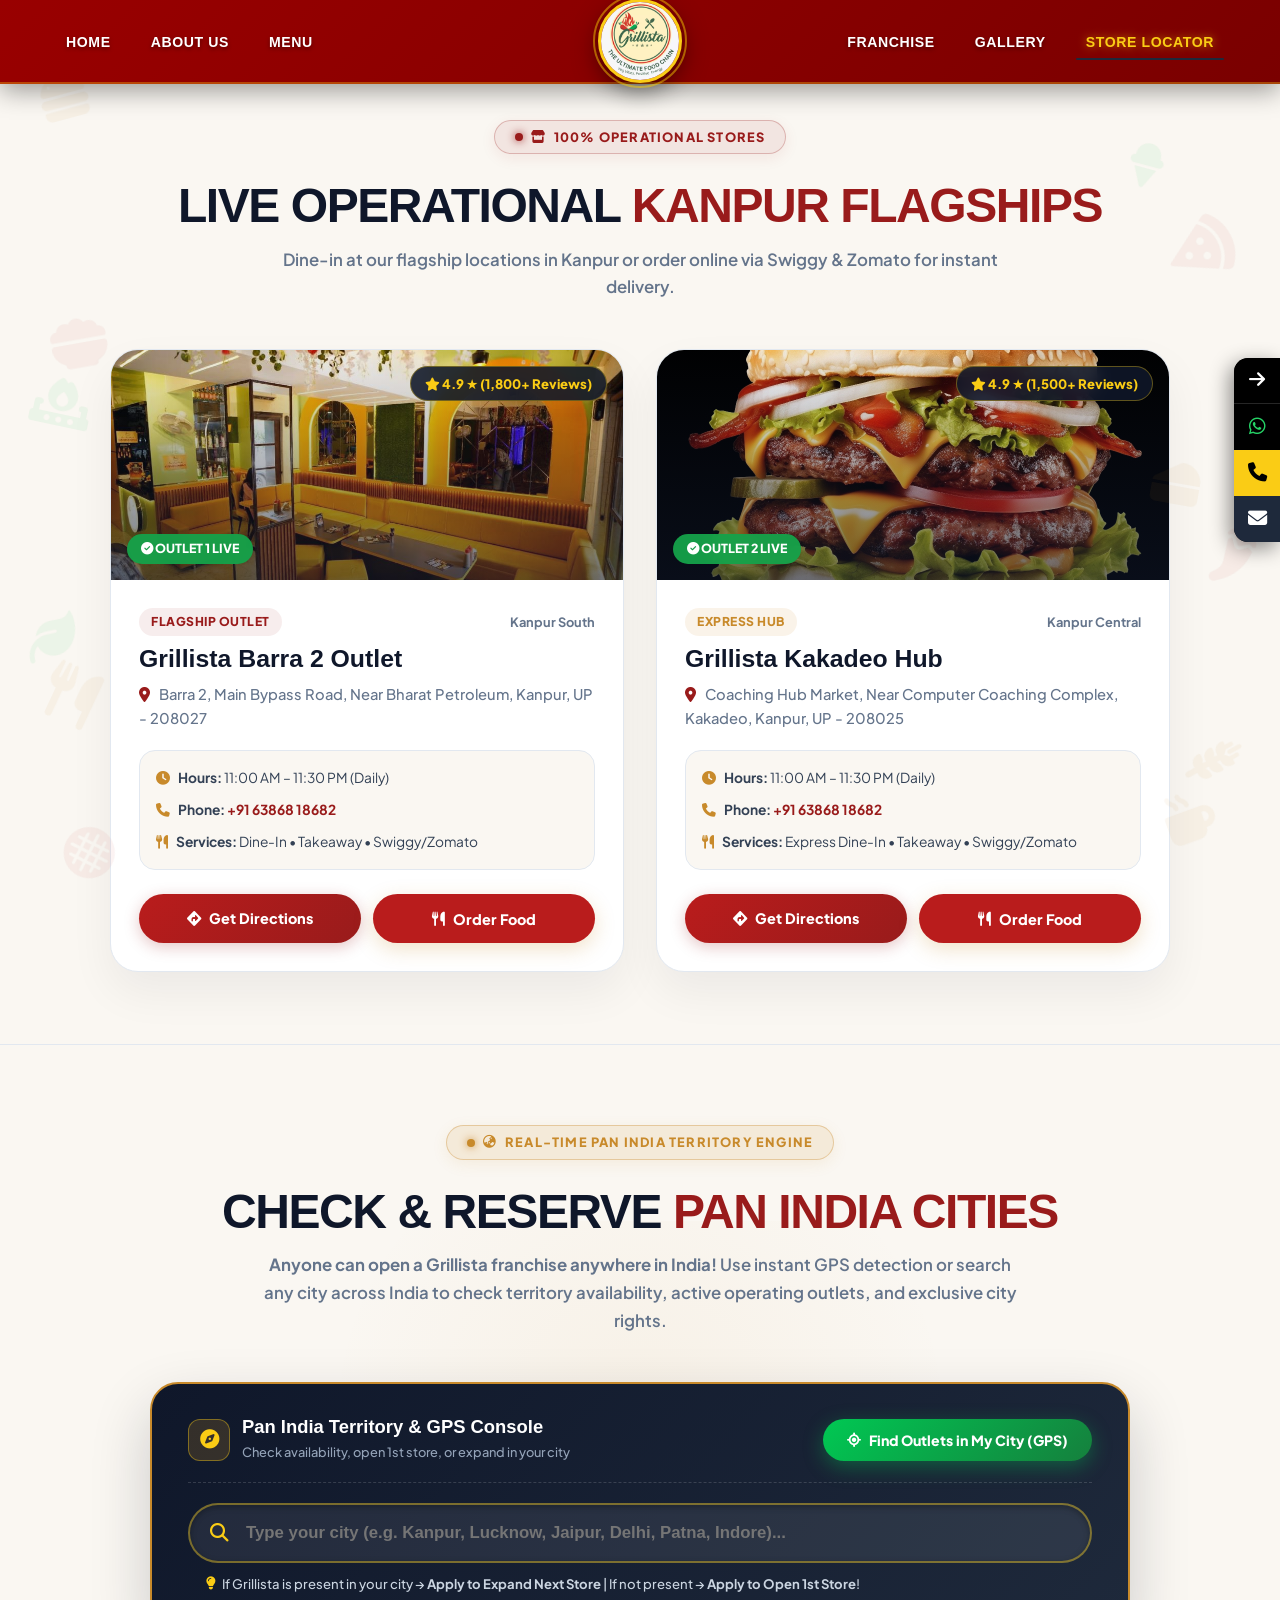
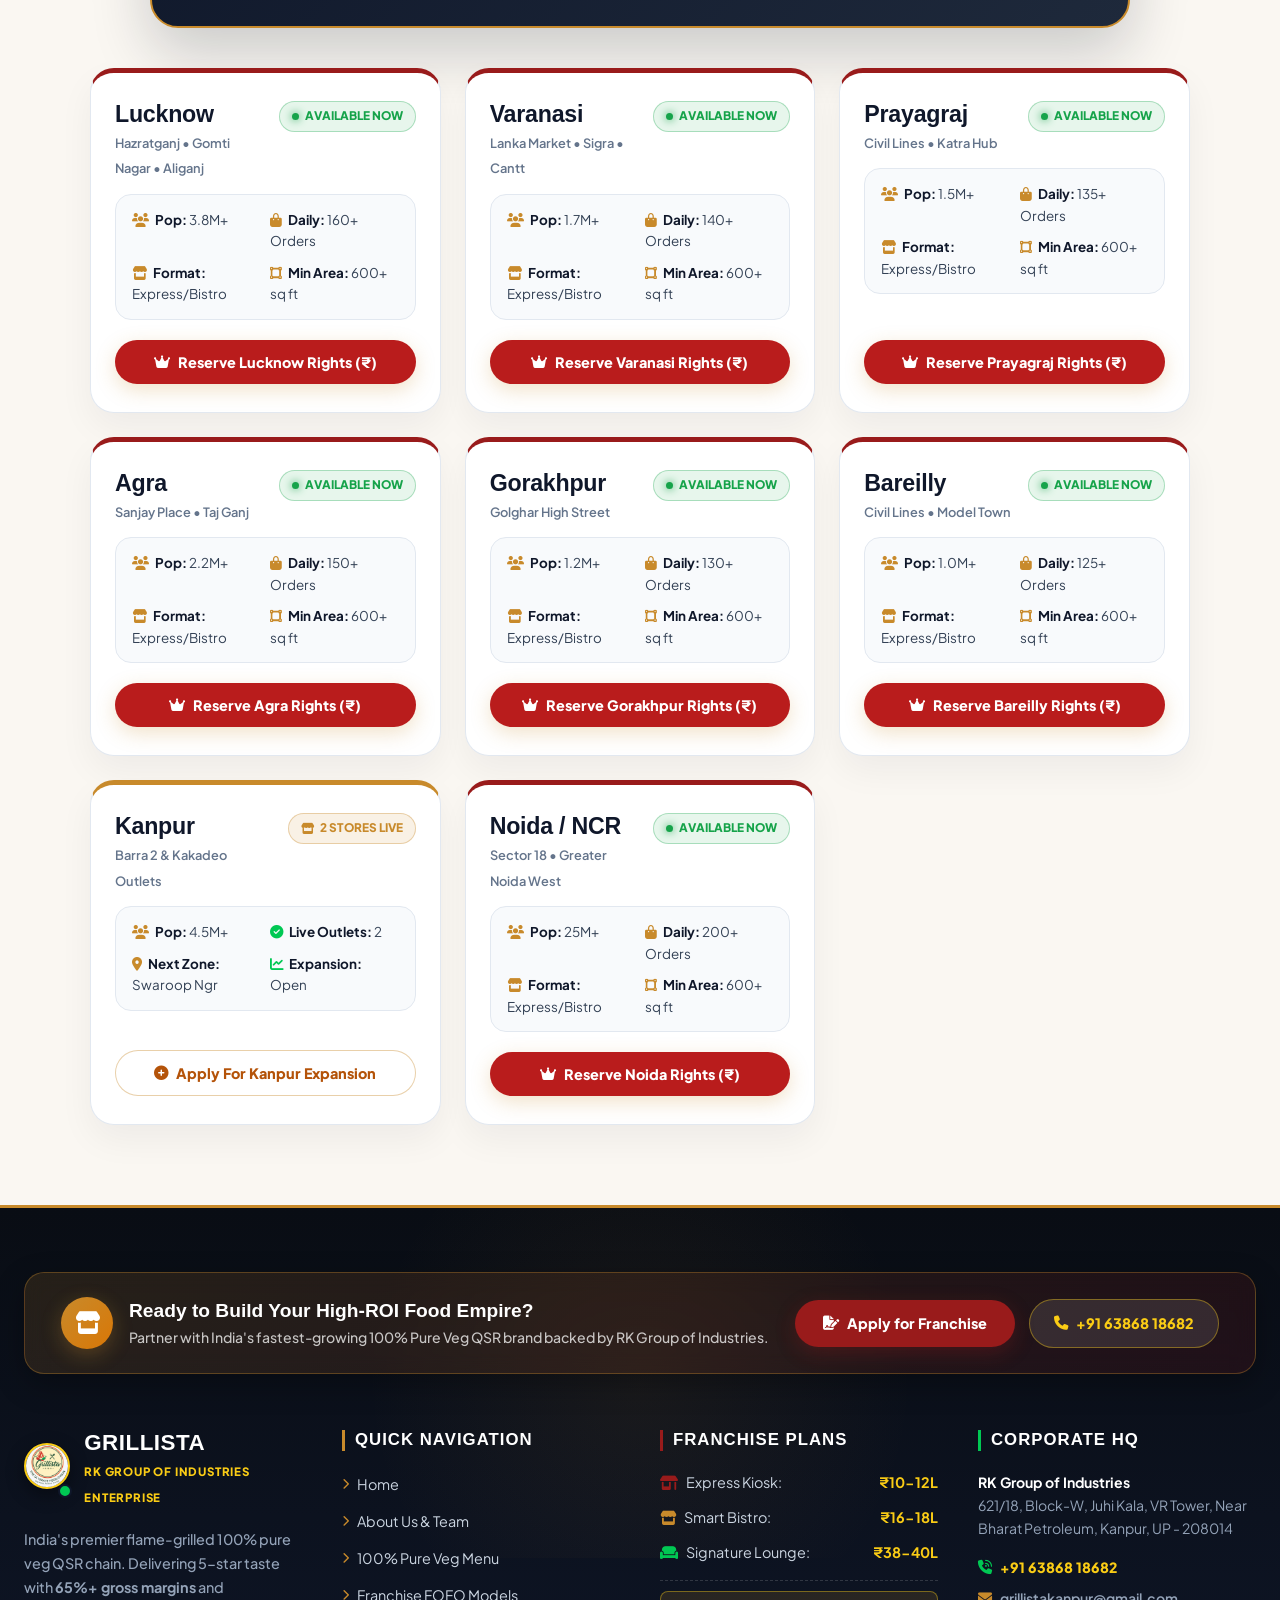
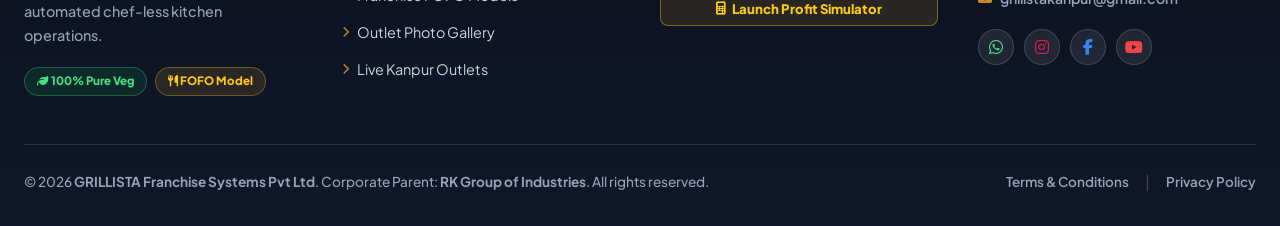
<file: locator.html>
<!DOCTYPE html>
<html lang="en">
<head>
  <meta charset="UTF-8">
  <meta name="viewport" content="width=device-width, initial-scale=1.0">
  <title>Store Locator | Find Live Outlets | GRILLISTA Pure Veg Franchise</title>
  <meta name="description" content="Locate Grillista's 2 live flagship operational outlets in Kanpur (Barra 2 & Kakadeo) or explore available franchise territories across India.">
  
  <!-- Favicon -->
  <link rel="icon" type="image/jpeg" href="assets/images/logo.jpg">
  <link rel="apple-touch-icon" href="assets/images/logo.jpg">
  
  <!-- FontAwesome Icons -->
  <link rel="stylesheet" href="https://cdnjs.cloudflare.com/ajax/libs/font-awesome/6.4.0/css/all.min.css">
  
  <!-- Google Fonts -->
  <link rel="preconnect" href="https://fonts.googleapis.com">
  <link rel="preconnect" href="https://fonts.gstatic.com" crossorigin>
  <link href="https://fonts.googleapis.com/css2?family=Plus+Jakarta+Sans:wght@400;500;600;700;800;900&family=Space+Grotesk:wght@600;700;800&display=swap" rel="stylesheet">
  
  <!-- Stylesheets -->
  <link rel="stylesheet" href="css/styles.css">
  
  <!-- Explicit Light Theme Enforcer & CSS Override -->
  <script>
    (function() {
      document.documentElement.classList.remove('dark-theme');
      document.addEventListener('DOMContentLoaded', () => {
        document.documentElement.classList.remove('dark-theme');
        document.body.classList.remove('dark-theme');
      });
    })();
  </script>
  <style>
    html, body, body.dark-theme, html.dark-theme body {
      background-color: #FAF7F2 !important;
      background: #FAF7F2 !important;
      color: #0F2E23 !important;
    }
    section, .section, .section-header, .dark-theme section, .dark-theme .section {
      background-color: #FAF7F2 !important;
      background: #FAF7F2 !important;
      color: #0F2E23 !important;
    }
    .section-title, .dark-theme .section-title {
      color: #0F2E23 !important;
    }
    .section-subtitle, .dark-theme .section-subtitle {
      color: #475569 !important;
    }
    .territory-list, .dark-theme .territory-list {
      background: #FFFFFF !important;
      color: #0F2E23 !important;
      border-color: rgba(200, 138, 43, 0.3) !important;
    }
    .territory-card, .dark-theme .territory-card {
      background: #FAF7F2 !important;
      border-color: #E2E8F0 !important;
    }
    .territory-card strong, .dark-theme .territory-card strong {
      color: #0F2E23 !important;
    }
    .mock-map, .dark-theme .mock-map {
      background: #E2E8F0 !important;
      border-color: rgba(200, 138, 43, 0.3) !important;
    }
    .city-chip-btn {
      padding: 6px 14px;
      border: 1px solid rgba(255, 255, 255, 0.2);
      border-radius: 99px;
      background: rgba(255, 255, 255, 0.08);
      color: #CBD5E1;
      font-size: 0.82rem;
      font-weight: 700;
      cursor: pointer;
      transition: all 0.2s ease;
    }
    .city-chip-btn:hover, .city-chip-btn.active {
      background: linear-gradient(135deg, #C88A2B 0%, #D97706 100%);
      color: #FFFFFF;
      border-color: #FACC15;
      box-shadow: 0 4px 14px rgba(200, 138, 43, 0.35);
    }
    .city-status-card:hover {
      transform: translateY(-8px) scale(1.02);
      box-shadow: 0 25px 50px rgba(153, 27, 27, 0.12) !important;
      border-color: #C88A2B !important;
    }
  </style>
</head>
<body class="bg-champagne">

  <!-- Burger Singh Style Corporate Navbar -->
  <header class="navbar">
    <div class="nav-container-split">
      <!-- Left Group: Nav Links -->
      <div class="nav-group-left">
        <ul class="nav-links-split">
          <li><a href="index.html" class="nav-link">HOME</a></li>
          <li><a href="about.html" class="nav-link">ABOUT US</a></li>
          <li><a href="menu.html" class="nav-link">MENU</a></li>
        </ul>
      </div>

      <!-- Center Circular Logo Emblem -->
      <a href="index.html" class="nav-center-logo">
        <img src="assets/images/logo.jpg" alt="Grillista Logo">
      </a>

      <!-- Right Group: Nav Links -->
      <div class="nav-group-right">
        <ul class="nav-links-split">
          <li><a href="franchise.html" class="nav-link">FRANCHISE</a></li>
          <li><a href="gallery.html" class="nav-link">GALLERY</a></li>
          <li><a href="locator.html" class="nav-link active">STORE LOCATOR</a></li>
        </ul>
        <button class="mobile-toggle-btn" id="mobile-toggle-btn" onclick="toggleMobileNavbar(event)" aria-label="Toggle Mobile Menu">
          <i class="fa-solid fa-bars"></i>
        </button>
      </div>
    </div>

    <!-- Mobile Slide-Out Navigation Drawer -->
    <nav class="navbar-mobile-drawer" id="navbar-mobile-drawer">
      <a href="index.html"><i class="fa-solid fa-house"></i> HOME</a>
      <a href="about.html"><i class="fa-solid fa-building"></i> ABOUT US</a>
      <a href="menu.html"><i class="fa-solid fa-utensils"></i> MENU</a>
      <a href="franchise.html"><i class="fa-solid fa-store"></i> FRANCHISE</a>
      <a href="gallery.html"><i class="fa-solid fa-images"></i> GALLERY</a>
      <a href="locator.html" class="active"><i class="fa-solid fa-location-dot"></i> STORE LOCATOR</a>
      <a href="tel:+916386818682" style="color: #FACC15;"><i class="fa-solid fa-phone"></i> CALL +91 63868 18682</a>
    </nav>
  </header>

  <!-- Live Operational Flagship Outlets Section (Warm Executive Champagne Theme) -->
  <section class="section" style="padding-top: calc(var(--nav-height) + 48px); padding-bottom: 72px; background: linear-gradient(180deg, #FAF7F2 0%, #FFFDF9 100%); position: relative;">
    <div class="container">
      
      <!-- Section Header -->
      <div style="text-align: center; margin-bottom: 48px; position: relative;">
        <div style="display: inline-flex; align-items: center; gap: 8px; background: rgba(153, 27, 27, 0.08); border: 1.5px solid rgba(153, 27, 27, 0.25); color: #991B1B; padding: 6px 20px; border-radius: 99px; font-size: 0.8rem; font-weight: 800; text-transform: uppercase; letter-spacing: 1.2px; margin-bottom: 14px; box-shadow: 0 4px 15px rgba(153, 27, 27, 0.08);">
          <span style="width: 8px; height: 8px; border-radius: 50%; background: #991B1B; display: inline-block; box-shadow: 0 0 8px #991B1B;"></span>
          <i class="fa-solid fa-store" style="color: #991B1B;"></i> 100% OPERATIONAL STORES
        </div>
        
        <h2 class="section-title" style="font-size: 3rem; color: #0F172A !important; font-family: var(--font-heading); margin-bottom: 12px;">
          LIVE OPERATIONAL <span style="background: linear-gradient(135deg, #B91C1C 0%, #991B1B 100%); -webkit-background-clip: text; -webkit-text-fill-color: transparent;">KANPUR FLAGSHIPS</span>
        </h2>
        
        <p style="font-size: 1.05rem; color: #64748B; max-width: 740px; margin: 0 auto; font-weight: 600; line-height: 1.65;">
          Dine-in at our flagship locations in Kanpur or order online via Swiggy & Zomato for instant delivery.
        </p>
      </div>

      <!-- Outlets Grid -->
      <div style="display: grid; grid-template-columns: repeat(auto-fit, minmax(360px, 1fr)); gap: 32px; max-width: 1060px; margin: 0 auto;">
        
        <!-- Outlet 1: Barra 2 -->
        <div class="city-status-card" style="background: #FFFFFF; border: 1.5px solid #E2E8F0; border-radius: 28px; overflow: hidden; box-shadow: 0 20px 45px rgba(15, 23, 42, 0.06); display: flex; flex-direction: column; justify-content: space-between; transition: all 0.3s cubic-bezier(0.16, 1, 0.3, 1);">
          
          <div style="position: relative; height: 230px; overflow: hidden;">
            <img src="assets/images/store_bg.jpg" alt="Grillista Barra 2 Outlet" style="width: 100%; height: 100%; object-fit: cover;">
            <div style="position: absolute; inset: 0; background: linear-gradient(180deg, rgba(15, 23, 42, 0.05) 0%, rgba(15, 23, 42, 0.6) 100%);"></div>
            
            <span style="position: absolute; top: 16px; right: 16px; background: rgba(15, 23, 42, 0.88); backdrop-filter: blur(8px); color: #FACC15; font-size: 0.82rem; font-weight: 800; padding: 6px 14px; border-radius: 99px; border: 1px solid rgba(250, 204, 21, 0.35);">
              <i class="fa-solid fa-star" style="color: #FACC15;"></i> 4.9 ★ (1,800+ Reviews)
            </span>

            <span style="position: absolute; bottom: 16px; left: 16px; background: rgba(22, 163, 74, 0.95); backdrop-filter: blur(8px); color: #FFFFFF; font-size: 0.78rem; font-weight: 800; padding: 5px 14px; border-radius: 99px;">
              <i class="fa-solid fa-circle-check"></i> OUTLET 1 LIVE
            </span>
          </div>

          <div style="padding: 28px; display: flex; flex-direction: column; justify-content: space-between; flex: 1;">
            <div>
              <div style="display: flex; align-items: center; justify-content: space-between; margin-bottom: 8px;">
                <span style="font-size: 0.76rem; font-weight: 800; color: #991B1B; background: rgba(153, 27, 27, 0.08); padding: 4px 12px; border-radius: 99px; text-transform: uppercase; letter-spacing: 0.5px;">Flagship Outlet</span>
                <span style="font-size: 0.8rem; font-weight: 700; color: #64748B;">Kanpur South</span>
              </div>

              <h3 style="font-size: 1.55rem; color: #0F172A; font-weight: 900; margin: 0 0 10px 0; font-family: var(--font-heading);">
                Grillista Barra 2 Outlet
              </h3>

              <p style="font-size: 0.92rem; color: #64748B; line-height: 1.6; margin-bottom: 20px; font-weight: 500;">
                <i class="fa-solid fa-location-dot" style="color: #991B1B; margin-right: 6px;"></i> Barra 2, Main Bypass Road, Near Bharat Petroleum, Kanpur, UP - 208027
              </p>

              <div style="display: flex; flex-direction: column; gap: 10px; padding: 16px; background: #FAF7F2; border: 1px solid #E2E8F0; border-radius: 16px; margin-bottom: 24px; font-size: 0.86rem; color: #334155;">
                <div><i class="fa-solid fa-clock" style="color: #C88A2B; margin-right: 6px;"></i> <strong>Hours:</strong> 11:00 AM – 11:30 PM (Daily)</div>
                <div><i class="fa-solid fa-phone" style="color: #C88A2B; margin-right: 6px;"></i> <strong>Phone:</strong> <a href="tel:+916386818682" style="color: #991B1B; font-weight: 700; text-decoration: none;">+91 63868 18682</a></div>
                <div><i class="fa-solid fa-utensils" style="color: #C88A2B; margin-right: 6px;"></i> <strong>Services:</strong> Dine-In • Takeaway • Swiggy/Zomato</div>
              </div>
            </div>

            <div style="display: flex; gap: 12px; flex-wrap: wrap;">
              <a href="https://maps.google.com/?q=Grillista+Barra+2+Kanpur" target="_blank" class="btn btn-primary" style="flex: 1; min-width: 150px; justify-content: center; background: linear-gradient(135deg, #B91C1C 0%, #991B1B 100%); color: #FFF; border-radius: 99px; font-weight: 800; border: none; padding: 13px; box-shadow: 0 4px 15px rgba(153, 27, 27, 0.25);">
                <i class="fa-solid fa-diamond-turn-right"></i> Get Directions
              </a>
              <button onclick="openOrderModal()" class="btn btn-gold trigger-order-modal" style="flex: 1; min-width: 140px; justify-content: center; font-weight: 900; border-radius: 99px; padding: 13px; box-shadow: 0 6px 20px rgba(200, 138, 43, 0.25);">
                <i class="fa-solid fa-utensils"></i> Order Food
              </button>
            </div>
          </div>
        </div>

        <!-- Outlet 2: Kakadeo -->
        <div class="city-status-card" style="background: #FFFFFF; border: 1.5px solid #E2E8F0; border-radius: 28px; overflow: hidden; box-shadow: 0 20px 45px rgba(15, 23, 42, 0.06); display: flex; flex-direction: column; justify-content: space-between; transition: all 0.3s cubic-bezier(0.16, 1, 0.3, 1);">
          
          <div style="position: relative; height: 230px; overflow: hidden;">
            <img src="assets/images/burger.jpg" alt="Grillista Kakadeo Outlet" style="width: 100%; height: 100%; object-fit: cover;">
            <div style="position: absolute; inset: 0; background: linear-gradient(180deg, rgba(15, 23, 42, 0.05) 0%, rgba(15, 23, 42, 0.6) 100%);"></div>
            
            <span style="position: absolute; top: 16px; right: 16px; background: rgba(15, 23, 42, 0.88); backdrop-filter: blur(8px); color: #FACC15; font-size: 0.82rem; font-weight: 800; padding: 6px 14px; border-radius: 99px; border: 1px solid rgba(250, 204, 21, 0.35);">
              <i class="fa-solid fa-star" style="color: #FACC15;"></i> 4.9 ★ (1,500+ Reviews)
            </span>

            <span style="position: absolute; bottom: 16px; left: 16px; background: rgba(22, 163, 74, 0.95); backdrop-filter: blur(8px); color: #FFFFFF; font-size: 0.78rem; font-weight: 800; padding: 5px 14px; border-radius: 99px;">
              <i class="fa-solid fa-circle-check"></i> OUTLET 2 LIVE
            </span>
          </div>

          <div style="padding: 28px; display: flex; flex-direction: column; justify-content: space-between; flex: 1;">
            <div>
              <div style="display: flex; align-items: center; justify-content: space-between; margin-bottom: 8px;">
                <span style="font-size: 0.76rem; font-weight: 800; color: #C88A2B; background: rgba(200, 138, 43, 0.1); padding: 4px 12px; border-radius: 99px; text-transform: uppercase; letter-spacing: 0.5px;">Express Hub</span>
                <span style="font-size: 0.8rem; font-weight: 700; color: #64748B;">Kanpur Central</span>
              </div>

              <h3 style="font-size: 1.55rem; color: #0F172A; font-weight: 900; margin: 0 0 10px 0; font-family: var(--font-heading);">
                Grillista Kakadeo Hub
              </h3>

              <p style="font-size: 0.92rem; color: #64748B; line-height: 1.6; margin-bottom: 20px; font-weight: 500;">
                <i class="fa-solid fa-location-dot" style="color: #991B1B; margin-right: 6px;"></i> Coaching Hub Market, Near Computer Coaching Complex, Kakadeo, Kanpur, UP - 208025
              </p>

              <div style="display: flex; flex-direction: column; gap: 10px; padding: 16px; background: #FAF7F2; border: 1px solid #E2E8F0; border-radius: 16px; margin-bottom: 24px; font-size: 0.86rem; color: #334155;">
                <div><i class="fa-solid fa-clock" style="color: #C88A2B; margin-right: 6px;"></i> <strong>Hours:</strong> 11:00 AM – 11:30 PM (Daily)</div>
                <div><i class="fa-solid fa-phone" style="color: #C88A2B; margin-right: 6px;"></i> <strong>Phone:</strong> <a href="tel:+916386818682" style="color: #991B1B; font-weight: 700; text-decoration: none;">+91 63868 18682</a></div>
                <div><i class="fa-solid fa-utensils" style="color: #C88A2B; margin-right: 6px;"></i> <strong>Services:</strong> Express Dine-In • Takeaway • Swiggy/Zomato</div>
              </div>
            </div>

            <div style="display: flex; gap: 12px; flex-wrap: wrap;">
              <a href="https://maps.google.com/?q=Grillista+Kakadeo+Kanpur" target="_blank" class="btn btn-primary" style="flex: 1; min-width: 150px; justify-content: center; background: linear-gradient(135deg, #B91C1C 0%, #991B1B 100%); color: #FFF; border-radius: 99px; font-weight: 800; border: none; padding: 13px; box-shadow: 0 4px 15px rgba(153, 27, 27, 0.25);">
                <i class="fa-solid fa-diamond-turn-right"></i> Get Directions
              </a>
              <button onclick="openOrderModal()" class="btn btn-gold trigger-order-modal" style="flex: 1; min-width: 140px; justify-content: center; font-weight: 900; border-radius: 99px; padding: 13px; box-shadow: 0 6px 20px rgba(200, 138, 43, 0.25);">
                <i class="fa-solid fa-utensils"></i> Order Food
              </button>
            </div>
          </div>
        </div>

      </div>
    </div>
  </section>

  <!-- Check Available City Section (REAL-TIME TERRITORY ENGINE - PAN INDIA EXPANSION) -->
  <section class="section" id="check-city-section" style="background: linear-gradient(180deg, #FAF7F2 0%, #FFFDF9 100%); border-top: 1.5px solid #E2E8F0; padding: 80px 0; position: relative; overflow: hidden;">
    
    <!-- Ambient Radial Light Aura -->
    <div style="position: absolute; top: 10%; left: 50%; transform: translateX(-50%); width: 800px; height: 400px; background: radial-gradient(circle, rgba(200, 138, 43, 0.06) 0%, rgba(250, 247, 242, 0) 70%); pointer-events: none;"></div>

    <div class="container" style="position: relative; z-index: 2;">
      
      <!-- Section Header (Ultra-Executive Premium Badge) -->
      <div style="text-align: center; margin-bottom: 48px; position: relative;">
        <div style="display: inline-flex; align-items: center; gap: 8px; background: rgba(200, 138, 43, 0.12); border: 1.5px solid rgba(200, 138, 43, 0.35); color: #C88A2B; padding: 6px 20px; border-radius: 99px; font-size: 0.8rem; font-weight: 800; text-transform: uppercase; letter-spacing: 1.2px; margin-bottom: 14px; box-shadow: 0 4px 15px rgba(200, 138, 43, 0.1);">
          <span style="width: 8px; height: 8px; border-radius: 50%; background: #C88A2B; display: inline-block; box-shadow: 0 0 8px #C88A2B;"></span>
          <i class="fa-solid fa-earth-asia" style="color: #C88A2B;"></i> REAL-TIME PAN INDIA TERRITORY ENGINE
        </div>
        
        <h2 class="section-title" style="font-size: 3rem; color: #0F172A !important; font-family: var(--font-heading); margin-bottom: 12px;">
          CHECK & RESERVE <span style="background: linear-gradient(135deg, #B91C1C 0%, #991B1B 100%); -webkit-background-clip: text; -webkit-text-fill-color: transparent;">PAN INDIA CITIES</span>
        </h2>
        
        <p style="font-size: 1.05rem; color: #64748B; max-width: 760px; margin: 0 auto; font-weight: 600; line-height: 1.65;">
          <strong>Anyone can open a Grillista franchise anywhere in India!</strong> Use instant GPS detection or search any city across India to check territory availability, active operating outlets, and exclusive city rights.
        </p>
      </div>

      <!-- City Search & Filter Executive Control Console -->
      <div style="max-width: 980px; margin: 0 auto 40px auto; background: linear-gradient(135deg, #0F172A 0%, #1E293B 100%); border: 2px solid #C88A2B; border-radius: 28px; padding: 32px 36px; box-shadow: 0 25px 60px rgba(15, 23, 42, 0.2); color: #FFFFFF;">
        
        <!-- Header Strip inside Console -->
        <div style="display: flex; align-items: center; justify-content: space-between; flex-wrap: wrap; gap: 16px; margin-bottom: 20px; border-bottom: 1px dashed rgba(255,255,255,0.15); padding-bottom: 18px;">
          <div style="display: flex; align-items: center; gap: 12px;">
            <div style="width: 42px; height: 42px; border-radius: 12px; background: rgba(200, 138, 43, 0.2); color: #FACC15; display: flex; align-items: center; justify-content: center; font-size: 1.2rem; border: 1px solid rgba(250, 204, 21, 0.4);">
              <i class="fa-solid fa-compass"></i>
            </div>
            <div>
              <h4 style="font-size: 1.15rem; font-weight: 800; color: #FFFFFF; margin: 0;">Pan India Territory & GPS Console</h4>
              <span style="font-size: 0.8rem; color: #94A3B8; font-weight: 500;">Check availability, open 1st store, or expand in your city</span>
            </div>
          </div>

          <!-- GPS Find Nearby Outlets Button -->
          <button id="gps-find-nearby-btn" style="background: linear-gradient(135deg, #00C853 0%, #15803D 100%); color: #FFFFFF; font-weight: 800; border-radius: 99px; padding: 12px 24px; font-size: 0.88rem; border: none; cursor: pointer; display: inline-flex; align-items: center; gap: 8px; box-shadow: 0 6px 20px rgba(0, 200, 83, 0.35); transition: all 0.3s ease;">
            <i class="fa-solid fa-location-crosshairs"></i> Find Outlets in My City (GPS)
          </button>
        </div>

        <!-- Real-Time Interactive Search Input Box -->
        <div style="position: relative; margin-top: 14px;">
          <div style="position: relative; display: flex; align-items: center;">
            <i class="fa-solid fa-magnifying-glass" style="position: absolute; left: 22px; color: #FACC15; font-size: 1.15rem; pointer-events: none;"></i>
            <input type="text" id="city-search-input" placeholder="Type your city (e.g. Kanpur, Lucknow, Jaipur, Delhi, Patna, Indore)..." style="width: 100%; padding: 18px 24px 18px 56px; background: rgba(255, 255, 255, 0.08); border: 2px solid rgba(250, 204, 21, 0.4); border-radius: 99px; color: #FFFFFF; font-size: 1.05rem; font-weight: 700; outline: none; transition: all 0.3s ease; box-shadow: inset 0 2px 6px rgba(0,0,0,0.3);">
          </div>
          <div style="font-size: 0.82rem; color: #CBD5E1; margin-top: 10px; margin-left: 18px; font-weight: 500; display: flex; align-items: center; gap: 6px; flex-wrap: wrap;">
            <i class="fa-solid fa-lightbulb" style="color: #FACC15;"></i>
            <span>If Grillista is present in your city → <strong>Apply to Expand Next Store</strong> | If not present → <strong>Apply to Open 1st Store</strong>!</span>
          </div>

          <!-- Smart Typo Auto-Correction Suggestion Box -->
          <div id="typo-suggestion-box"></div>
        </div>

      </div>

      <!-- GPS Detection Result Card Container -->
      <div id="gps-result-card" style="display: none; max-width: 980px; margin: 0 auto 36px auto; animation: fadeInUpKeyframe 0.4s ease;"></div>

      <!-- City Availability Grid -->
      <div id="city-availability-grid" style="display: grid; grid-template-columns: repeat(auto-fill, minmax(320px, 1fr)); gap: 24px; max-width: 1100px; margin: 0 auto;">
        
        <!-- City Card 1: Lucknow -->
        <div class="city-status-card" data-cityname="lucknow" data-statename="UP" style="background: #FFFFFF; border: 1.5px solid #E2E8F0; border-top: 5px solid #991B1B; border-radius: 24px; padding: 28px 24px; box-shadow: 0 15px 35px rgba(15, 23, 42, 0.05); display: flex; flex-direction: column; justify-content: space-between; transition: all 0.3s cubic-bezier(0.16, 1, 0.3, 1);">
          <div>
            <div style="display: flex; justify-content: space-between; align-items: flex-start; gap: 12px; margin-bottom: 14px;">
              <div>
                <h3 style="font-size: 1.45rem; font-weight: 900; color: #0F172A; margin: 0; font-family: var(--font-heading); letter-spacing: -0.01em;">Lucknow</h3>
                <span style="font-size: 0.8rem; color: #64748B; font-weight: 600;">Hazratganj • Gomti Nagar • Aliganj</span>
              </div>
              <span style="background: rgba(22, 163, 74, 0.1); color: #16A34A; border: 1.5px solid rgba(22, 163, 74, 0.3); font-size: 0.74rem; font-weight: 800; padding: 5px 12px; border-radius: 99px; display: inline-flex; align-items: center; gap: 6px; flex-shrink: 0;">
                <span style="width: 7px; height: 7px; border-radius: 50%; background: #16A34A; box-shadow: 0 0 8px #16A34A;"></span> AVAILABLE NOW
              </span>
            </div>

            <div style="display: grid; grid-template-columns: 1fr 1fr; gap: 10px; padding: 14px 16px; background: #F8FAFC; border: 1px solid #E2E8F0; border-radius: 16px; margin-bottom: 20px; font-size: 0.84rem; color: #334155;">
              <div><i class="fa-solid fa-users" style="color: #C88A2B; margin-right: 4px;"></i> <strong style="color: #0F172A;">Pop:</strong> 3.8M+</div>
              <div><i class="fa-solid fa-bag-shopping" style="color: #C88A2B; margin-right: 4px;"></i> <strong style="color: #0F172A;">Daily:</strong> 160+ Orders</div>
              <div><i class="fa-solid fa-store" style="color: #C88A2B; margin-right: 4px;"></i> <strong style="color: #0F172A;">Format:</strong> Express/Bistro</div>
              <div><i class="fa-solid fa-vector-square" style="color: #C88A2B; margin-right: 4px;"></i> <strong style="color: #0F172A;">Min Area:</strong> 600+ sq ft</div>
            </div>
          </div>

          <button class="btn btn-gold trigger-apply-modal" style="width: 100%; justify-content: center; padding: 13px; font-weight: 800; border-radius: 99px; box-shadow: 0 6px 20px rgba(200, 138, 43, 0.25);">
            <i class="fa-solid fa-crown" style="color: #FFF;"></i> Reserve Lucknow Rights (₹)
          </button>
        </div>

        <!-- City Card 2: Varanasi -->
        <div class="city-status-card" data-cityname="varanasi" data-statename="UP" style="background: #FFFFFF; border: 1.5px solid #E2E8F0; border-top: 5px solid #991B1B; border-radius: 24px; padding: 28px 24px; box-shadow: 0 15px 35px rgba(15, 23, 42, 0.05); display: flex; flex-direction: column; justify-content: space-between; transition: all 0.3s cubic-bezier(0.16, 1, 0.3, 1);">
          <div>
            <div style="display: flex; justify-content: space-between; align-items: flex-start; gap: 12px; margin-bottom: 14px;">
              <div>
                <h3 style="font-size: 1.45rem; font-weight: 900; color: #0F172A; margin: 0; font-family: var(--font-heading); letter-spacing: -0.01em;">Varanasi</h3>
                <span style="font-size: 0.8rem; color: #64748B; font-weight: 600;">Lanka Market • Sigra • Cantt</span>
              </div>
              <span style="background: rgba(22, 163, 74, 0.1); color: #16A34A; border: 1.5px solid rgba(22, 163, 74, 0.3); font-size: 0.74rem; font-weight: 800; padding: 5px 12px; border-radius: 99px; display: inline-flex; align-items: center; gap: 6px; flex-shrink: 0;">
                <span style="width: 7px; height: 7px; border-radius: 50%; background: #16A34A; box-shadow: 0 0 8px #16A34A;"></span> AVAILABLE NOW
              </span>
            </div>

            <div style="display: grid; grid-template-columns: 1fr 1fr; gap: 10px; padding: 14px 16px; background: #F8FAFC; border: 1px solid #E2E8F0; border-radius: 16px; margin-bottom: 20px; font-size: 0.84rem; color: #334155;">
              <div><i class="fa-solid fa-users" style="color: #C88A2B; margin-right: 4px;"></i> <strong style="color: #0F172A;">Pop:</strong> 1.7M+</div>
              <div><i class="fa-solid fa-bag-shopping" style="color: #C88A2B; margin-right: 4px;"></i> <strong style="color: #0F172A;">Daily:</strong> 140+ Orders</div>
              <div><i class="fa-solid fa-store" style="color: #C88A2B; margin-right: 4px;"></i> <strong style="color: #0F172A;">Format:</strong> Express/Bistro</div>
              <div><i class="fa-solid fa-vector-square" style="color: #C88A2B; margin-right: 4px;"></i> <strong style="color: #0F172A;">Min Area:</strong> 600+ sq ft</div>
            </div>
          </div>

          <button class="btn btn-gold trigger-apply-modal" style="width: 100%; justify-content: center; padding: 13px; font-weight: 800; border-radius: 99px; box-shadow: 0 6px 20px rgba(200, 138, 43, 0.25);">
            <i class="fa-solid fa-crown" style="color: #FFF;"></i> Reserve Varanasi Rights (₹)
          </button>
        </div>

        <!-- City Card 3: Prayagraj -->
        <div class="city-status-card" data-cityname="prayagraj" data-statename="UP" style="background: #FFFFFF; border: 1.5px solid #E2E8F0; border-top: 5px solid #991B1B; border-radius: 24px; padding: 28px 24px; box-shadow: 0 15px 35px rgba(15, 23, 42, 0.05); display: flex; flex-direction: column; justify-content: space-between; transition: all 0.3s cubic-bezier(0.16, 1, 0.3, 1);">
          <div>
            <div style="display: flex; justify-content: space-between; align-items: flex-start; gap: 12px; margin-bottom: 14px;">
              <div>
                <h3 style="font-size: 1.45rem; font-weight: 900; color: #0F172A; margin: 0; font-family: var(--font-heading); letter-spacing: -0.01em;">Prayagraj</h3>
                <span style="font-size: 0.8rem; color: #64748B; font-weight: 600;">Civil Lines • Katra Hub</span>
              </div>
              <span style="background: rgba(22, 163, 74, 0.1); color: #16A34A; border: 1.5px solid rgba(22, 163, 74, 0.3); font-size: 0.74rem; font-weight: 800; padding: 5px 12px; border-radius: 99px; display: inline-flex; align-items: center; gap: 6px; flex-shrink: 0;">
                <span style="width: 7px; height: 7px; border-radius: 50%; background: #16A34A; box-shadow: 0 0 8px #16A34A;"></span> AVAILABLE NOW
              </span>
            </div>

            <div style="display: grid; grid-template-columns: 1fr 1fr; gap: 10px; padding: 14px 16px; background: #F8FAFC; border: 1px solid #E2E8F0; border-radius: 16px; margin-bottom: 20px; font-size: 0.84rem; color: #334155;">
              <div><i class="fa-solid fa-users" style="color: #C88A2B; margin-right: 4px;"></i> <strong style="color: #0F172A;">Pop:</strong> 1.5M+</div>
              <div><i class="fa-solid fa-bag-shopping" style="color: #C88A2B; margin-right: 4px;"></i> <strong style="color: #0F172A;">Daily:</strong> 135+ Orders</div>
              <div><i class="fa-solid fa-store" style="color: #C88A2B; margin-right: 4px;"></i> <strong style="color: #0F172A;">Format:</strong> Express/Bistro</div>
              <div><i class="fa-solid fa-vector-square" style="color: #C88A2B; margin-right: 4px;"></i> <strong style="color: #0F172A;">Min Area:</strong> 600+ sq ft</div>
            </div>
          </div>

          <button class="btn btn-gold trigger-apply-modal" style="width: 100%; justify-content: center; padding: 13px; font-weight: 800; border-radius: 99px; box-shadow: 0 6px 20px rgba(200, 138, 43, 0.25);">
            <i class="fa-solid fa-crown" style="color: #FFF;"></i> Reserve Prayagraj Rights (₹)
          </button>
        </div>

        <!-- City Card 4: Agra -->
        <div class="city-status-card" data-cityname="agra" data-statename="UP" style="background: #FFFFFF; border: 1.5px solid #E2E8F0; border-top: 5px solid #991B1B; border-radius: 24px; padding: 28px 24px; box-shadow: 0 15px 35px rgba(15, 23, 42, 0.05); display: flex; flex-direction: column; justify-content: space-between; transition: all 0.3s cubic-bezier(0.16, 1, 0.3, 1);">
          <div>
            <div style="display: flex; justify-content: space-between; align-items: flex-start; gap: 12px; margin-bottom: 14px;">
              <div>
                <h3 style="font-size: 1.45rem; font-weight: 900; color: #0F172A; margin: 0; font-family: var(--font-heading); letter-spacing: -0.01em;">Agra</h3>
                <span style="font-size: 0.8rem; color: #64748B; font-weight: 600;">Sanjay Place • Taj Ganj</span>
              </div>
              <span style="background: rgba(22, 163, 74, 0.1); color: #16A34A; border: 1.5px solid rgba(22, 163, 74, 0.3); font-size: 0.74rem; font-weight: 800; padding: 5px 12px; border-radius: 99px; display: inline-flex; align-items: center; gap: 6px; flex-shrink: 0;">
                <span style="width: 7px; height: 7px; border-radius: 50%; background: #16A34A; box-shadow: 0 0 8px #16A34A;"></span> AVAILABLE NOW
              </span>
            </div>

            <div style="display: grid; grid-template-columns: 1fr 1fr; gap: 10px; padding: 14px 16px; background: #F8FAFC; border: 1px solid #E2E8F0; border-radius: 16px; margin-bottom: 20px; font-size: 0.84rem; color: #334155;">
              <div><i class="fa-solid fa-users" style="color: #C88A2B; margin-right: 4px;"></i> <strong style="color: #0F172A;">Pop:</strong> 2.2M+</div>
              <div><i class="fa-solid fa-bag-shopping" style="color: #C88A2B; margin-right: 4px;"></i> <strong style="color: #0F172A;">Daily:</strong> 150+ Orders</div>
              <div><i class="fa-solid fa-store" style="color: #C88A2B; margin-right: 4px;"></i> <strong style="color: #0F172A;">Format:</strong> Express/Bistro</div>
              <div><i class="fa-solid fa-vector-square" style="color: #C88A2B; margin-right: 4px;"></i> <strong style="color: #0F172A;">Min Area:</strong> 600+ sq ft</div>
            </div>
          </div>

          <button class="btn btn-gold trigger-apply-modal" style="width: 100%; justify-content: center; padding: 13px; font-weight: 800; border-radius: 99px; box-shadow: 0 6px 20px rgba(200, 138, 43, 0.25);">
            <i class="fa-solid fa-crown" style="color: #FFF;"></i> Reserve Agra Rights (₹)
          </button>
        </div>

        <!-- City Card 5: Gorakhpur -->
        <div class="city-status-card" data-cityname="gorakhpur" data-statename="UP" style="background: #FFFFFF; border: 1.5px solid #E2E8F0; border-top: 5px solid #991B1B; border-radius: 24px; padding: 28px 24px; box-shadow: 0 15px 35px rgba(15, 23, 42, 0.05); display: flex; flex-direction: column; justify-content: space-between; transition: all 0.3s cubic-bezier(0.16, 1, 0.3, 1);">
          <div>
            <div style="display: flex; justify-content: space-between; align-items: flex-start; gap: 12px; margin-bottom: 14px;">
              <div>
                <h3 style="font-size: 1.45rem; font-weight: 900; color: #0F172A; margin: 0; font-family: var(--font-heading); letter-spacing: -0.01em;">Gorakhpur</h3>
                <span style="font-size: 0.8rem; color: #64748B; font-weight: 600;">Golghar High Street</span>
              </div>
              <span style="background: rgba(22, 163, 74, 0.1); color: #16A34A; border: 1.5px solid rgba(22, 163, 74, 0.3); font-size: 0.74rem; font-weight: 800; padding: 5px 12px; border-radius: 99px; display: inline-flex; align-items: center; gap: 6px; flex-shrink: 0;">
                <span style="width: 7px; height: 7px; border-radius: 50%; background: #16A34A; box-shadow: 0 0 8px #16A34A;"></span> AVAILABLE NOW
              </span>
            </div>

            <div style="display: grid; grid-template-columns: 1fr 1fr; gap: 10px; padding: 14px 16px; background: #F8FAFC; border: 1px solid #E2E8F0; border-radius: 16px; margin-bottom: 20px; font-size: 0.84rem; color: #334155;">
              <div><i class="fa-solid fa-users" style="color: #C88A2B; margin-right: 4px;"></i> <strong style="color: #0F172A;">Pop:</strong> 1.2M+</div>
              <div><i class="fa-solid fa-bag-shopping" style="color: #C88A2B; margin-right: 4px;"></i> <strong style="color: #0F172A;">Daily:</strong> 130+ Orders</div>
              <div><i class="fa-solid fa-store" style="color: #C88A2B; margin-right: 4px;"></i> <strong style="color: #0F172A;">Format:</strong> Express/Bistro</div>
              <div><i class="fa-solid fa-vector-square" style="color: #C88A2B; margin-right: 4px;"></i> <strong style="color: #0F172A;">Min Area:</strong> 600+ sq ft</div>
            </div>
          </div>

          <button class="btn btn-gold trigger-apply-modal" style="width: 100%; justify-content: center; padding: 13px; font-weight: 800; border-radius: 99px; box-shadow: 0 6px 20px rgba(200, 138, 43, 0.25);">
            <i class="fa-solid fa-crown" style="color: #FFF;"></i> Reserve Gorakhpur Rights (₹)
          </button>
        </div>

        <!-- City Card 6: Bareilly -->
        <div class="city-status-card" data-cityname="bareilly" data-statename="UP" style="background: #FFFFFF; border: 1.5px solid #E2E8F0; border-top: 5px solid #991B1B; border-radius: 24px; padding: 28px 24px; box-shadow: 0 15px 35px rgba(15, 23, 42, 0.05); display: flex; flex-direction: column; justify-content: space-between; transition: all 0.3s cubic-bezier(0.16, 1, 0.3, 1);">
          <div>
            <div style="display: flex; justify-content: space-between; align-items: flex-start; gap: 12px; margin-bottom: 14px;">
              <div>
                <h3 style="font-size: 1.45rem; font-weight: 900; color: #0F172A; margin: 0; font-family: var(--font-heading); letter-spacing: -0.01em;">Bareilly</h3>
                <span style="font-size: 0.8rem; color: #64748B; font-weight: 600;">Civil Lines • Model Town</span>
              </div>
              <span style="background: rgba(22, 163, 74, 0.1); color: #16A34A; border: 1.5px solid rgba(22, 163, 74, 0.3); font-size: 0.74rem; font-weight: 800; padding: 5px 12px; border-radius: 99px; display: inline-flex; align-items: center; gap: 6px; flex-shrink: 0;">
                <span style="width: 7px; height: 7px; border-radius: 50%; background: #16A34A; box-shadow: 0 0 8px #16A34A;"></span> AVAILABLE NOW
              </span>
            </div>

            <div style="display: grid; grid-template-columns: 1fr 1fr; gap: 10px; padding: 14px 16px; background: #F8FAFC; border: 1px solid #E2E8F0; border-radius: 16px; margin-bottom: 20px; font-size: 0.84rem; color: #334155;">
              <div><i class="fa-solid fa-users" style="color: #C88A2B; margin-right: 4px;"></i> <strong style="color: #0F172A;">Pop:</strong> 1.0M+</div>
              <div><i class="fa-solid fa-bag-shopping" style="color: #C88A2B; margin-right: 4px;"></i> <strong style="color: #0F172A;">Daily:</strong> 125+ Orders</div>
              <div><i class="fa-solid fa-store" style="color: #C88A2B; margin-right: 4px;"></i> <strong style="color: #0F172A;">Format:</strong> Express/Bistro</div>
              <div><i class="fa-solid fa-vector-square" style="color: #C88A2B; margin-right: 4px;"></i> <strong style="color: #0F172A;">Min Area:</strong> 600+ sq ft</div>
            </div>
          </div>

          <button class="btn btn-gold trigger-apply-modal" style="width: 100%; justify-content: center; padding: 13px; font-weight: 800; border-radius: 99px; box-shadow: 0 6px 20px rgba(200, 138, 43, 0.25);">
            <i class="fa-solid fa-crown" style="color: #FFF;"></i> Reserve Bareilly Rights (₹)
          </button>
        </div>

        <!-- City Card 7: Kanpur (Operating & Expansion) -->
        <div class="city-status-card" data-cityname="kanpur" data-statename="UP" style="background: #FFFFFF; border: 1.5px solid #E2E8F0; border-top: 5px solid #C88A2B; border-radius: 24px; padding: 28px 24px; box-shadow: 0 15px 35px rgba(15, 23, 42, 0.05); display: flex; flex-direction: column; justify-content: space-between; transition: all 0.3s cubic-bezier(0.16, 1, 0.3, 1);">
          <div>
            <div style="display: flex; justify-content: space-between; align-items: flex-start; gap: 12px; margin-bottom: 14px;">
              <div>
                <h3 style="font-size: 1.45rem; font-weight: 900; color: #0F172A; margin: 0; font-family: var(--font-heading); letter-spacing: -0.01em;">Kanpur</h3>
                <span style="font-size: 0.8rem; color: #64748B; font-weight: 600;">Barra 2 & Kakadeo Outlets</span>
              </div>
              <span style="background: rgba(200, 138, 43, 0.12); color: #C88A2B; border: 1.5px solid rgba(200, 138, 43, 0.35); font-size: 0.74rem; font-weight: 800; padding: 5px 12px; border-radius: 99px; display: inline-flex; align-items: center; gap: 6px; flex-shrink: 0;">
                <i class="fa-solid fa-store" style="color: #C88A2B;"></i> 2 STORES LIVE
              </span>
            </div>

            <div style="display: grid; grid-template-columns: 1fr 1fr; gap: 10px; padding: 14px 16px; background: #F8FAFC; border: 1px solid #E2E8F0; border-radius: 16px; margin-bottom: 20px; font-size: 0.84rem; color: #334155;">
              <div><i class="fa-solid fa-users" style="color: #C88A2B; margin-right: 4px;"></i> <strong style="color: #0F172A;">Pop:</strong> 4.5M+</div>
              <div><i class="fa-solid fa-circle-check" style="color: #00C853; margin-right: 4px;"></i> <strong style="color: #0F172A;">Live Outlets:</strong> 2</div>
              <div><i class="fa-solid fa-location-dot" style="color: #C88A2B; margin-right: 4px;"></i> <strong style="color: #0F172A;">Next Zone:</strong> Swaroop Ngr</div>
              <div><i class="fa-solid fa-chart-line" style="color: #00C853; margin-right: 4px;"></i> <strong style="color: #0F172A;">Expansion:</strong> Open</div>
            </div>
          </div>

          <button class="btn btn-outline trigger-apply-modal" style="width: 100%; justify-content: center; padding: 13px; font-weight: 800; border-radius: 99px; border-color: rgba(200, 138, 43, 0.4); color: #B45309;">
            <i class="fa-solid fa-plus-circle"></i> Apply For Kanpur Expansion
          </button>
        </div>

        <!-- City Card 8: Noida / Delhi NCR -->
        <div class="city-status-card" data-cityname="noida" data-statename="NCR" style="background: #FFFFFF; border: 1.5px solid #E2E8F0; border-top: 5px solid #991B1B; border-radius: 24px; padding: 28px 24px; box-shadow: 0 15px 35px rgba(15, 23, 42, 0.05); display: flex; flex-direction: column; justify-content: space-between; transition: all 0.3s cubic-bezier(0.16, 1, 0.3, 1);">
          <div>
            <div style="display: flex; justify-content: space-between; align-items: flex-start; gap: 12px; margin-bottom: 14px;">
              <div>
                <h3 style="font-size: 1.45rem; font-weight: 900; color: #0F172A; margin: 0; font-family: var(--font-heading); letter-spacing: -0.01em;">Noida / NCR</h3>
                <span style="font-size: 0.8rem; color: #64748B; font-weight: 600;">Sector 18 • Greater Noida West</span>
              </div>
              <span style="background: rgba(22, 163, 74, 0.1); color: #16A34A; border: 1.5px solid rgba(22, 163, 74, 0.3); font-size: 0.74rem; font-weight: 800; padding: 5px 12px; border-radius: 99px; display: inline-flex; align-items: center; gap: 6px; flex-shrink: 0;">
                <span style="width: 7px; height: 7px; border-radius: 50%; background: #16A34A; box-shadow: 0 0 8px #16A34A;"></span> AVAILABLE NOW
              </span>
            </div>

            <div style="display: grid; grid-template-columns: 1fr 1fr; gap: 10px; padding: 14px 16px; background: #F8FAFC; border: 1px solid #E2E8F0; border-radius: 16px; margin-bottom: 20px; font-size: 0.84rem; color: #334155;">
              <div><i class="fa-solid fa-users" style="color: #C88A2B; margin-right: 4px;"></i> <strong style="color: #0F172A;">Pop:</strong> 25M+</div>
              <div><i class="fa-solid fa-bag-shopping" style="color: #C88A2B; margin-right: 4px;"></i> <strong style="color: #0F172A;">Daily:</strong> 200+ Orders</div>
              <div><i class="fa-solid fa-store" style="color: #C88A2B; margin-right: 4px;"></i> <strong style="color: #0F172A;">Format:</strong> Express/Bistro</div>
              <div><i class="fa-solid fa-vector-square" style="color: #C88A2B; margin-right: 4px;"></i> <strong style="color: #0F172A;">Min Area:</strong> 600+ sq ft</div>
            </div>
          </div>

          <button class="btn btn-gold trigger-apply-modal" style="width: 100%; justify-content: center; padding: 13px; font-weight: 800; border-radius: 99px; box-shadow: 0 6px 20px rgba(200, 138, 43, 0.25);">
            <i class="fa-solid fa-crown" style="color: #FFF;"></i> Reserve Noida Rights (₹)
          </button>
        </div>

      </div>
    </div>
  </section>

  <!-- Multi-Step Franchise Application Modal -->
  <div id="apply-modal" class="modal-overlay">
    <div class="modal-box">
      <button class="modal-close"><i class="fa-solid fa-xmark"></i></button>

      <div style="text-align: center; margin-bottom: 24px;">
        <h2 style="font-size: 1.8rem; color: var(--brand-emerald);">Franchise Application (India)</h2>
        <p style="font-size: 0.85rem; color: var(--text-muted);">Complete this quick form to download your official Grillista Franchise Prospectus in INR.</p>
      </div>

      <form id="franchise-application-form">
        <!-- Step 1 -->
        <div class="form-step active">
          <div class="form-group">
            <label>Full Name</label>
            <input type="text" class="form-control" placeholder="e.g. Rahul Sharma" required>
          </div>
          <div class="form-group">
            <label>Email Address</label>
            <input type="email" class="form-control" placeholder="rahul@example.com" required>
          </div>
          <div class="form-group">
            <label>Phone Number (WhatsApp)</label>
            <input type="tel" class="form-control" placeholder="+91 98765 43210" required>
          </div>
        </div>

        <!-- Step 2 -->
        <div class="form-step">
          <div class="form-group">
            <label>Target City / Location in India</label>
            <input type="text" class="form-control" placeholder="e.g. Kanpur, Lucknow, Noida...">
          </div>
          <div class="form-group">
            <label>Investment Capital Budget (INR ₹)</label>
            <select class="form-control">
              <option>₹12 Lakh (Mini Bistro Model - 600+ sq ft)</option>
              <option>₹16 Lakh (Classic Lounge Model - 700-1000+ sq ft)</option>
              <option>Multi-Unit / Regional Master Franchise</option>
            </select>
          </div>
          <div class="form-group">
            <label>Prior Food / Retail Business Experience</label>
            <select class="form-control">
              <option>Experienced Restaurant / QSR Operator</option>
              <option>Retail Store Owner</option>
              <option>First Time Business Investor</option>
            </select>
          </div>
        </div>

        <!-- Step 3 -->
        <div class="form-step">
          <div class="form-group">
            <label>Planned Launch Timeline</label>
            <select class="form-control">
              <option>Immediate (Within 30 to 60 Days)</option>
              <option>2 to 4 Months</option>
              <option>Exploring for future</option>
            </select>
          </div>
          <div class="form-group">
            <label>Additional Notes / Target Site Details</label>
            <textarea class="form-control" rows="3" placeholder="Tell us about your background or target site in Kanpur/UP..."></textarea>
          </div>
        </div>

        <div class="form-navigation">
          <button type="button" id="form-prev" class="btn btn-outline" style="display: none;">Back</button>
          <button type="button" id="form-next" class="btn btn-primary">Next Step <i class="fa-solid fa-arrow-right"></i></button>
          <button type="submit" id="form-submit" class="btn btn-gold" style="display: none;">Submit & Download Prospectus (₹) <i class="fa-solid fa-download"></i></button>
        </div>
      </form>
    </div>
  </div>

  <!-- Floating Side Action Dock (Pitch Black Vertical Tab Bar with Toggle Arrow) -->
  <aside class="floating-side-dock" id="side-action-dock">
    <button class="dock-item dock-item-toggle" id="dock-toggle-btn" aria-label="Toggle Side Action Menu">
      <i class="fa-solid fa-arrow-right" id="dock-toggle-icon"></i>
    </button>
    <a href="https://wa.me/916386818682?text=Hello%20Grillista%20Team,%20I%20want%20to%20know%20more%20about%20store%20locations." target="_blank" class="dock-item dock-item-whatsapp" aria-label="WhatsApp Us">
      <i class="fa-brands fa-whatsapp"></i>
      <span class="dock-tooltip">WhatsApp Franchise Desk</span>
    </a>
    <a href="tel:+916386818682" class="dock-item dock-item-phone" aria-label="Call Franchise Hotline">
      <i class="fa-solid fa-phone"></i>
      <span class="dock-tooltip">Call +91 63868 18682</span>
    </a>
    <a href="mailto:grillistakanpur@gmail.com" class="dock-item dock-item-email" aria-label="Email Us">
      <i class="fa-solid fa-envelope"></i>
      <span class="dock-tooltip">Email Corporate HQ</span>
    </a>
  </aside>

  <!-- Back to Top Floating Arrow Button -->
  <button class="back-to-top-btn" id="back-to-top-btn" title="Back to Top">
    <i class="fa-solid fa-arrow-up"></i>
  </button>

  <!-- Ultra-Premium Executive Corporate Footer -->
  <footer class="footer" style="background: linear-gradient(180deg, #090D14 0%, #0F172A 100%); color: #FFFFFF; border-top: 3px solid #C88A2B; padding-top: 64px; padding-bottom: 32px; position: relative; overflow: hidden;">
    
    <!-- Soft Background Radial Glow Accent -->
    <div style="position: absolute; top: 0; left: 50%; transform: translateX(-50%); width: 700px; height: 350px; background: radial-gradient(circle, rgba(200, 138, 43, 0.08) 0%, rgba(15, 23, 42, 0) 70%); pointer-events: none;"></div>

    <div class="container" style="position: relative; z-index: 2;">
      
      <!-- Top Executive CTA Banner Strip -->
      <div style="background: linear-gradient(135deg, rgba(200, 138, 43, 0.15) 0%, rgba(153, 27, 27, 0.15) 100%); border: 1.5px solid rgba(200, 138, 43, 0.35); border-radius: 20px; padding: 24px 36px; margin-bottom: 56px; display: flex; align-items: center; justify-content: space-between; flex-wrap: wrap; gap: 20px; backdrop-filter: blur(10px); box-shadow: 0 10px 30px rgba(0,0,0,0.3);">
        <div style="display: flex; align-items: center; gap: 16px;">
          <div style="width: 52px; height: 52px; border-radius: 50%; background: linear-gradient(135deg, #C88A2B 0%, #D97706 100%); color: #FFF; font-size: 1.4rem; display: flex; align-items: center; justify-content: center; box-shadow: 0 6px 20px rgba(200, 138, 43, 0.3);">
            <i class="fa-solid fa-store"></i>
          </div>
          <div>
            <h4 style="font-size: 1.2rem; font-weight: 900; color: #FFFFFF; margin: 0 0 4px 0; font-family: var(--font-heading);">Ready to Build Your High-ROI Food Empire?</h4>
            <p style="font-size: 0.88rem; color: rgba(255,255,255,0.75); margin: 0; font-weight: 500;">Partner with India's fastest-growing 100% Pure Veg QSR brand backed by RK Group of Industries.</p>
          </div>
        </div>
        <div style="display: flex; gap: 14px; flex-wrap: wrap; align-items: center;">
          <a href="franchise.html#apply-form" style="background: #991B1B; color: #FFFFFF; font-weight: 800; border-radius: 99px; padding: 12px 28px; font-size: 0.9rem; text-decoration: none; display: inline-flex; align-items: center; gap: 8px; box-shadow: 0 6px 20px rgba(153, 27, 27, 0.3); transition: all 0.3s ease;">
            <i class="fa-solid fa-file-signature"></i> Apply for Franchise
          </a>
          <a href="tel:+916386818682" style="background: rgba(255,255,255,0.1); color: #FACC15; font-weight: 800; border-radius: 99px; padding: 12px 24px; font-size: 0.9rem; text-decoration: none; display: inline-flex; align-items: center; gap: 8px; border: 1.5px solid rgba(250, 204, 21, 0.4); transition: all 0.3s ease;">
            <i class="fa-solid fa-phone"></i> +91 63868 18682
          </a>
        </div>
      </div>

      <!-- Main 4-Column Footer Grid -->
      <div style="display: grid; grid-template-columns: repeat(auto-fit, minmax(240px, 1fr)); gap: 40px; margin-bottom: 48px;">
        
        <!-- Column 1: Brand & Parent Corporate -->
        <div>
          <div style="display: flex; align-items: center; gap: 14px; margin-bottom: 20px;">
            <div style="position: relative;">
              <img src="assets/images/logo.jpg" alt="Grillista Logo" style="width: 52px; height: 52px; border-radius: 50%; border: 2.5px solid #FACC15; box-shadow: 0 6px 18px rgba(0,0,0,0.4); object-fit: cover;">
              <span style="position: absolute; bottom: -2px; right: -2px; background: #00C853; width: 14px; height: 14px; border-radius: 50%; border: 2px solid #0F172A;" title="100% Pure Veg Verified"></span>
            </div>
            <div>
              <h3 style="color: #FFFFFF; font-size: 1.4rem; margin: 0; font-weight: 900; letter-spacing: 0.5px; font-family: var(--font-heading);">GRILLISTA</h3>
              <span style="color: #FACC15; font-size: 0.72rem; font-weight: 800; letter-spacing: 0.8px; text-transform: uppercase;">RK GROUP OF INDUSTRIES ENTERPRISE</span>
            </div>
          </div>
          
          <p style="font-size: 0.9rem; color: #94A3B8; line-height: 1.65; margin-bottom: 20px; font-weight: 500;">
            India's premier flame-grilled 100% pure veg QSR chain. Delivering 5-star taste with <strong>65%+ gross margins</strong> and automated chef-less kitchen operations.
          </p>

          <div style="display: flex; gap: 8px; flex-wrap: wrap;">
            <span style="background: rgba(22, 163, 74, 0.15); color: #4ADE80; border: 1px solid rgba(74, 222, 128, 0.3); font-size: 0.72rem; font-weight: 800; padding: 4px 12px; border-radius: 99px;">
              <i class="fa-solid fa-leaf"></i> 100% Pure Veg
            </span>
            <span style="background: rgba(200, 138, 43, 0.15); color: #FACC15; border: 1px solid rgba(250, 204, 21, 0.3); font-size: 0.72rem; font-weight: 800; padding: 4px 12px; border-radius: 99px;">
              <i class="fa-solid fa-utensils"></i> FOFO Model
            </span>
          </div>
        </div>

        <!-- Column 2: Quick Links -->
        <div>
          <h4 style="color: #FFFFFF; font-size: 1.05rem; font-weight: 800; margin: 0 0 20px 0; text-transform: uppercase; letter-spacing: 1px; border-left: 3px solid #C88A2B; padding-left: 10px;">
            Quick Navigation
          </h4>
          <ul style="list-style: none; padding: 0; margin: 0; display: flex; flex-direction: column; gap: 12px; font-size: 0.9rem;">
            <li><a href="index.html" style="color: #CBD5E1; text-decoration: none; transition: all 0.2s ease; display: inline-flex; align-items: center; gap: 8px;"><i class="fa-solid fa-chevron-right" style="font-size: 0.7rem; color: #C88A2B;"></i> Home</a></li>
            <li><a href="about.html" style="color: #CBD5E1; text-decoration: none; transition: all 0.2s ease; display: inline-flex; align-items: center; gap: 8px;"><i class="fa-solid fa-chevron-right" style="font-size: 0.7rem; color: #C88A2B;"></i> About Us & Team</a></li>
            <li><a href="menu.html" style="color: #CBD5E1; text-decoration: none; transition: all 0.2s ease; display: inline-flex; align-items: center; gap: 8px;"><i class="fa-solid fa-chevron-right" style="font-size: 0.7rem; color: #C88A2B;"></i> 100% Pure Veg Menu</a></li>
            <li><a href="franchise.html" style="color: #CBD5E1; text-decoration: none; transition: all 0.2s ease; display: inline-flex; align-items: center; gap: 8px;"><i class="fa-solid fa-chevron-right" style="font-size: 0.7rem; color: #C88A2B;"></i> Franchise FOFO Models</a></li>
            <li><a href="gallery.html" style="color: #CBD5E1; text-decoration: none; transition: all 0.2s ease; display: inline-flex; align-items: center; gap: 8px;"><i class="fa-solid fa-chevron-right" style="font-size: 0.7rem; color: #C88A2B;"></i> Outlet Photo Gallery</a></li>
            <li><a href="locator.html" style="color: #CBD5E1; text-decoration: none; transition: all 0.2s ease; display: inline-flex; align-items: center; gap: 8px;"><i class="fa-solid fa-chevron-right" style="font-size: 0.7rem; color: #C88A2B;"></i> Live Kanpur Outlets</a></li>
          </ul>
        </div>

        <!-- Column 3: Franchise Models & Unit Economics -->
        <div>
          <h4 style="color: #FFFFFF; font-size: 1.05rem; font-weight: 800; margin: 0 0 20px 0; text-transform: uppercase; letter-spacing: 1px; border-left: 3px solid #991B1B; padding-left: 10px;">
            Franchise Plans
          </h4>
          <ul style="list-style: none; padding: 0; margin: 0; display: flex; flex-direction: column; gap: 12px; font-size: 0.9rem;">
            <li><a href="franchise.html#models" style="color: #CBD5E1; text-decoration: none; display: flex; justify-content: space-between; align-items: center;"><span><i class="fa-solid fa-shop" style="color: #991B1B; margin-right: 6px;"></i> Express Kiosk:</span> <strong style="color: #FACC15;">₹10-12L</strong></a></li>
            <li><a href="franchise.html#models" style="color: #CBD5E1; text-decoration: none; display: flex; justify-content: space-between; align-items: center;"><span><i class="fa-solid fa-store" style="color: #C88A2B; margin-right: 6px;"></i> Smart Bistro:</span> <strong style="color: #FACC15;">₹16-18L</strong></a></li>
            <li><a href="franchise.html#models" style="color: #CBD5E1; text-decoration: none; display: flex; justify-content: space-between; align-items: center;"><span><i class="fa-solid fa-couch" style="color: #00C853; margin-right: 6px;"></i> Signature Lounge:</span> <strong style="color: #FACC15;">₹38-40L</strong></a></li>
            <li style="border-top: 1px dashed rgba(255,255,255,0.15); padding-top: 10px; margin-top: 4px;">
              <button class="trigger-calculator-modal" style="background: rgba(200, 138, 43, 0.15); color: #FACC15; border: 1px solid rgba(250, 204, 21, 0.4); border-radius: 8px; padding: 8px 14px; font-size: 0.82rem; font-weight: 800; cursor: pointer; width: 100%; text-align: center; display: inline-flex; align-items: center; justify-content: center; gap: 6px;">
                <i class="fa-solid fa-calculator"></i> Launch Profit Simulator
              </button>
            </li>
          </ul>
        </div>

        <!-- Column 4: Corporate HQ & Direct Support -->
        <div>
          <h4 style="color: #FFFFFF; font-size: 1.05rem; font-weight: 800; margin: 0 0 20px 0; text-transform: uppercase; letter-spacing: 1px; border-left: 3px solid #00C853; padding-left: 10px;">
            Corporate HQ
          </h4>
          <p style="font-size: 0.88rem; color: #94A3B8; line-height: 1.65; margin: 0 0 16px 0;">
            <strong style="color: #FFF;">RK Group of Industries</strong><br>
            621/18, Block-W, Juhi Kala, VR Tower, Near Bharat Petroleum, Kanpur, UP - 208014
          </p>

          <div style="display: flex; flex-direction: column; gap: 8px; font-size: 0.88rem; margin-bottom: 20px;">
            <a href="tel:+916386818682" style="color: #FACC15; text-decoration: none; font-weight: 800; display: inline-flex; align-items: center; gap: 8px;">
              <i class="fa-solid fa-phone-volume" style="color: #00C853;"></i> +91 63868 18682
            </a>
            <a href="mailto:grillistakanpur@gmail.com" style="color: #94A3B8; text-decoration: none; font-weight: 600; display: inline-flex; align-items: center; gap: 8px;">
              <i class="fa-solid fa-envelope" style="color: #C88A2B;"></i> grillistakanpur@gmail.com
            </a>
          </div>

          <!-- Social Media Golden Glow Icons -->
          <div style="display: flex; gap: 10px;">
            <a href="https://wa.me/916386818682" target="_blank" aria-label="WhatsApp" style="width: 36px; height: 36px; border-radius: 50%; background: rgba(255,255,255,0.08); color: #4ADE80; display: flex; align-items: center; justify-content: center; text-decoration: none; border: 1px solid rgba(255,255,255,0.15); transition: all 0.3s ease;">
              <i class="fa-brands fa-whatsapp"></i>
            </a>
            <a href="https://instagram.com" target="_blank" aria-label="Instagram" style="width: 36px; height: 36px; border-radius: 50%; background: rgba(255,255,255,0.08); color: #E11D48; display: flex; align-items: center; justify-content: center; text-decoration: none; border: 1px solid rgba(255,255,255,0.15); transition: all 0.3s ease;">
              <i class="fa-brands fa-instagram"></i>
            </a>
            <a href="https://facebook.com" target="_blank" aria-label="Facebook" style="width: 36px; height: 36px; border-radius: 50%; background: rgba(255,255,255,0.08); color: #3B82F6; display: flex; align-items: center; justify-content: center; text-decoration: none; border: 1px solid rgba(255,255,255,0.15); transition: all 0.3s ease;">
              <i class="fa-brands fa-facebook-f"></i>
            </a>
            <a href="https://youtube.com" target="_blank" aria-label="YouTube" style="width: 36px; height: 36px; border-radius: 50%; background: rgba(255,255,255,0.08); color: #EF4444; display: flex; align-items: center; justify-content: center; text-decoration: none; border: 1px solid rgba(255,255,255,0.15); transition: all 0.3s ease;">
              <i class="fa-brands fa-youtube"></i>
            </a>
          </div>
        </div>

      </div>

      <!-- Bottom Bar Divider -->
      <div style="border-top: 1px solid rgba(255, 255, 255, 0.12); padding-top: 24px; display: flex; justify-content: space-between; align-items: center; flex-wrap: wrap; gap: 16px;">
        <p style="font-size: 0.85rem; color: #94A3B8; margin: 0; font-weight: 500;">
          &copy; 2026 <strong>GRILLISTA Franchise Systems Pvt Ltd</strong>. Corporate Parent: <strong>RK Group of Industries</strong>. All rights reserved.
        </p>
        <div style="display: flex; align-items: center; gap: 16px; flex-wrap: wrap;">
          <a href="terms.html" style="color: #94A3B8; text-decoration: none; font-size: 0.84rem; font-weight: 600; transition: color 0.2s ease;">Terms & Conditions</a>
          <span style="color: rgba(255, 255, 255, 0.2);">|</span>
          <a href="privacy.html" style="color: #94A3B8; text-decoration: none; font-size: 0.84rem; font-weight: 600; transition: color 0.2s ease;">Privacy Policy</a>
        </div>
      </div>

    </div>
  </footer>

  <!-- Modern Multi-Platform Order Food Selection Modal -->
  <div class="modal-overlay" id="order-food-modal" style="display: none; position: fixed; top: 0; left: 0; width: 100vw; height: 100vh; background: rgba(15, 23, 42, 0.85); backdrop-filter: blur(8px); z-index: 999999; align-items: center; justify-content: center; padding: 20px;">
    <div class="modal-content" style="background: #FFFFFF; border-radius: 28px; max-width: 520px; width: 100%; padding: 36px 30px; position: relative; box-shadow: 0 25px 60px rgba(0,0,0,0.3); border: 2px solid var(--accent-gold); text-align: left;">
      
      <button class="modal-close" id="order-modal-close-btn" style="position: absolute; top: 20px; right: 20px; background: rgba(15, 23, 42, 0.08); border: none; width: 36px; height: 36px; border-radius: 50%; display: flex; align-items: center; justify-content: center; font-size: 1.2rem; cursor: pointer; color: #0F172A;">
        &times;
      </button>

      <div style="display: inline-flex; align-items: center; gap: 8px; background: rgba(0, 200, 83, 0.1); border: 1.5px solid rgba(0, 200, 83, 0.3); color: #00C853; padding: 6px 16px; border-radius: 999px; font-size: 0.78rem; font-weight: 800; text-transform: uppercase; margin-bottom: 14px;">
        <i class="fa-solid fa-bolt"></i> INSTANT ONLINE FOOD ORDERING
      </div>

      <h3 style="font-size: 1.8rem; font-weight: 900; color: #0F172A; margin: 0 0 6px 0;">
        Select Ordering Platform
      </h3>
      <p style="font-size: 0.92rem; color: #64748B; margin: 0 0 24px 0; font-weight: 500;">
        Choose your preferred platform to order 100% Pure Veg flame-grilled food:
      </p>

      <div style="display: flex; flex-direction: column; gap: 16px;">
        
        <!-- Option 1: Grillista Direct Web Order -->
        <a href="menu.html" style="background: linear-gradient(135deg, #0F172A 0%, #1E293B 100%); border: 2px solid var(--accent-gold); border-radius: 18px; padding: 18px 20px; text-decoration: none; color: #FFF; display: flex; align-items: center; justify-content: space-between; box-shadow: 0 8px 25px rgba(0,0,0,0.15); transition: all 0.2s ease;">
          <div style="display: flex; align-items: center; gap: 16px;">
            <div style="width: 48px; height: 48px; border-radius: 14px; background: rgba(250, 204, 21, 0.2); border: 1.5px solid #FACC15; display: flex; align-items: center; justify-content: center; font-size: 1.4rem; color: #FACC15;">
              <i class="fa-solid fa-store"></i>
            </div>
            <div>
              <div style="display: flex; align-items: center; gap: 8px;">
                <span style="font-size: 1.05rem; font-weight: 900; color: #FFF;">1. Grillista Direct Web Store</span>
                <span style="background: #00C853; color: #FFF; font-size: 0.65rem; font-weight: 900; padding: 2px 8px; border-radius: 99px;">0% FEE</span>
              </div>
              <p style="font-size: 0.8rem; color: rgba(255,255,255,0.8); margin: 2px 0 0 0; font-weight: 500;">Official menu • Best prices & instant takeaway</p>
            </div>
          </div>
          <i class="fa-solid fa-chevron-right" style="color: #FACC15; font-size: 1.1rem;"></i>
        </a>

        <!-- Option 2: Order on Swiggy -->
        <a href="https://www.swiggy.com" target="_blank" style="background: linear-gradient(135deg, #FC8019 0%, #E26A06 100%); border-radius: 18px; padding: 18px 20px; text-decoration: none; color: #FFF; display: flex; align-items: center; justify-content: space-between; box-shadow: 0 8px 25px rgba(252, 128, 25, 0.25); transition: all 0.2s ease;">
          <div style="display: flex; align-items: center; gap: 16px;">
            <div style="width: 48px; height: 48px; border-radius: 14px; background: rgba(255, 255, 255, 0.2); border: 1.5px solid rgba(255, 255, 255, 0.4); display: flex; align-items: center; justify-content: center; font-size: 1.4rem; color: #FFF;">
              <i class="fa-solid fa-motorcycle"></i>
            </div>
            <div>
              <div style="display: flex; align-items: center; gap: 8px;">
                <span style="font-size: 1.05rem; font-weight: 900; color: #FFF;">2. Order on Swiggy</span>
                <span style="background: rgba(255,255,255,0.25); color: #FFF; font-size: 0.65rem; font-weight: 900; padding: 2px 8px; border-radius: 99px;">EXPRESS</span>
              </div>
              <p style="font-size: 0.8rem; color: rgba(255,255,255,0.9); margin: 2px 0 0 0; font-weight: 500;">Delivered hot in 25-30 mins via Swiggy</p>
            </div>
          </div>
          <i class="fa-solid fa-arrow-up-right-from-square" style="color: #FFF; font-size: 1.05rem;"></i>
        </a>

        <!-- Option 3: Order on Zomato -->
        <a href="https://www.zomato.com" target="_blank" style="background: linear-gradient(135deg, #CB202D 0%, #B01824 100%); border-radius: 18px; padding: 18px 20px; text-decoration: none; color: #FFF; display: flex; align-items: center; justify-content: space-between; box-shadow: 0 8px 25px rgba(203, 32, 45, 0.25); transition: all 0.2s ease;">
          <div style="display: flex; align-items: center; gap: 16px;">
            <div style="width: 48px; height: 48px; border-radius: 14px; background: rgba(255, 255, 255, 0.2); border: 1.5px solid rgba(255, 255, 255, 0.4); display: flex; align-items: center; justify-content: center; font-size: 1.4rem; color: #FFF;">
              <i class="fa-solid fa-utensils"></i>
            </div>
            <div>
              <div style="display: flex; align-items: center; gap: 8px;">
                <span style="font-size: 1.05rem; font-weight: 900; color: #FFF;">3. Order on Zomato</span>
                <span style="background: rgba(255,255,255,0.25); color: #FFF; font-size: 0.65rem; font-weight: 900; padding: 2px 8px; border-radius: 99px;">GOLD 5★</span>
              </div>
              <p style="font-size: 0.8rem; color: rgba(255,255,255,0.9); margin: 2px 0 0 0; font-weight: 500;">Live tracking & Zomato Gold offers</p>
            </div>
          </div>
          <i class="fa-solid fa-arrow-up-right-from-square" style="color: #FFF; font-size: 1.05rem;"></i>
        </a>

      </div>

    </div>
  </div>

  <!-- Scripts -->
  <script src="js/config.js"></script>
  <script src="js/utils.js"></script>
  <script src="js/main.js"></script>
  <script>
    const INDIAN_CITIES_DB = [
      { name: 'Kanpur', aliases: ['cawnpore', 'knpur', 'kanpor', 'kanpore'] },
      { name: 'Lucknow', aliases: ['lknw', 'lakhnau', 'lukhnow', 'luknow', 'lcknow'] },
      { name: 'Varanasi', aliases: ['banaras', 'kashi', 'varnasi', 'vns', 'varanaci', 'benares'] },
      { name: 'Prayagraj', aliases: ['allahabad', 'prayag', 'praygraj', 'pragraj', 'allahbad'] },
      { name: 'Agra', aliases: ['agar', 'agraa'] },
      { name: 'Gorakhpur', aliases: ['gkp', 'gorkhpur', 'gorakhpor'] },
      { name: 'Bareilly', aliases: ['barely', 'bareli', 'baraily'] },
      { name: 'Noida', aliases: ['greater noida', 'noda'] },
      { name: 'Delhi', aliases: ['dilli', 'new delhi', 'ncr', 'gurgaon', 'gurugram', 'faridabad', 'ghaziabad'] },
      { name: 'Jaipur', aliases: ['jaipure', 'pink city', 'jeypore', 'japur'] },
      { name: 'Patna', aliases: ['patana', 'patnaa', 'patliputra'] },
      { name: 'Indore', aliases: ['indor'] },
      { name: 'Bhopal', aliases: ['bhopel', 'bopal'] },
      { name: 'Dehradun', aliases: ['doon', 'dehra doon'] },
      { name: 'Ranchi', aliases: ['ranci'] },
      { name: 'Mumbai', aliases: ['bombay', 'mumbay', 'navi mumbai', 'thane'] },
      { name: 'Pune', aliases: ['poona'] },
      { name: 'Ahmedabad', aliases: ['ahmedbad', 'amdavad', 'ahmadabad'] },
      { name: 'Surat', aliases: ['soorat'] },
      { name: 'Bengaluru', aliases: ['bangalore', 'blr'] },
      { name: 'Hyderabad', aliases: ['hyd', 'hiderabad'] },
      { name: 'Kolkata', aliases: ['calcutta', 'kolkatta'] },
      { name: 'Chandigarh', aliases: ['chandigar', 'chd'] }
    ];

    function getLevenshteinDistance(a, b) {
      const matrix = [];
      for (let i = 0; i <= b.length; i++) matrix[i] = [i];
      for (let j = 0; j <= a.length; j++) matrix[0][j] = j;

      for (let i = 1; i <= b.length; i++) {
        for (let j = 1; j <= a.length; j++) {
          if (b.charAt(i - 1) === a.charAt(j - 1)) {
            matrix[i][j] = matrix[i - 1][j - 1];
          } else {
            matrix[i][j] = Math.min(
              matrix[i - 1][j - 1] + 1,
              matrix[i][j - 1] + 1,
              matrix[i - 1][j] + 1
            );
          }
        }
      }
      return matrix[b.length][a.length];
    }

    function checkTypoSuggestions(query) {
      const suggestionBox = document.getElementById('typo-suggestion-box');
      if (!suggestionBox) return;

      if (!query || query.length < 2) {
        suggestionBox.innerHTML = '';
        return;
      }

      const matches = [];

      INDIAN_CITIES_DB.forEach(item => {
        const canonical = item.name;
        const canonicalLower = canonical.toLowerCase();

        if (query === canonicalLower) return;

        let isAliasMatch = item.aliases.some(alias => alias === query || alias.startsWith(query) || query.startsWith(alias));
        let isFuzzyMatch = false;

        if (!isAliasMatch) {
          const distName = getLevenshteinDistance(query, canonicalLower);
          let minDistAlias = 999;
          item.aliases.forEach(alias => {
            const d = getLevenshteinDistance(query, alias);
            if (d < minDistAlias) minDistAlias = d;
          });
          const minDist = Math.min(distName, minDistAlias);
          const maxDist = query.length <= 4 ? 2 : 3;
          if (minDist > 0 && minDist <= maxDist) {
            isFuzzyMatch = true;
          }
        }

        if (isAliasMatch || isFuzzyMatch) {
          if (!matches.includes(canonical)) matches.push(canonical);
        }
      });

      if (matches.length > 0) {
        const buttonsHTML = matches.slice(0, 3).map(city => `
          <button type="button" onclick="selectSuggestedCity('${city}')" style="background: linear-gradient(135deg, #FACC15 0%, #EAB308 100%); color: #0F172A; font-weight: 900; font-size: 0.82rem; padding: 6px 14px; border-radius: 99px; border: none; cursor: pointer; box-shadow: 0 4px 12px rgba(250, 204, 21, 0.3); transition: all 0.2s ease;">
            ${city}
          </button>
        `).join('');

        suggestionBox.innerHTML = `
          <div style="margin-top: 12px; background: rgba(250, 204, 21, 0.12); border: 1.5px solid rgba(250, 204, 21, 0.4); padding: 10px 16px; border-radius: 14px; font-size: 0.86rem; color: #FFFFFF; display: flex; align-items: center; gap: 10px; flex-wrap: wrap;">
            <span style="font-weight: 700; color: #FACC15;"><i class="fa-solid fa-wand-magic-sparkles"></i> Did you mean:</span>
            ${buttonsHTML}
          </div>
        `;
      } else {
        suggestionBox.innerHTML = '';
      }
    }

    window.selectSuggestedCity = function(cityName) {
      const citySearchInput = document.getElementById('city-search-input');
      if (citySearchInput) {
        citySearchInput.value = cityName;
        const event = new Event('input', { bubbles: true });
        citySearchInput.dispatchEvent(event);
      }
    };

    document.addEventListener('DOMContentLoaded', () => {
      const citySearchInput = document.getElementById('city-search-input');
      const stateSelectFilter = document.getElementById('state-select-filter');
      const cityChipBtns = document.querySelectorAll('.city-chip-btn');
      const cityCards = document.querySelectorAll('.city-status-card');
      const gpsBtn = document.getElementById('gps-find-nearby-btn');
      const gpsResultCard = document.getElementById('gps-result-card');

      function filterCities() {
        const query = (citySearchInput ? citySearchInput.value : '').toLowerCase().trim();
        const selectedState = stateSelectFilter ? stateSelectFilter.value : 'all';

        checkTypoSuggestions(query);

        let visibleCount = 0;
        cityCards.forEach(card => {
          if (card.id === 'dynamic-pan-india-card') return;

          const cityName = (card.getAttribute('data-cityname') || '').toLowerCase();
          const stateName = card.getAttribute('data-statename') || '';

          const matchesQuery = !query || cityName.includes(query);
          const matchesState = selectedState === 'all' || stateName === selectedState;

          if (matchesQuery && matchesState) {
            card.style.display = 'flex';
            visibleCount++;
          } else {
            card.style.display = 'none';
          }
        });

        // Dynamic Pan India Availability Card if custom city searched!
        let dynamicCard = document.getElementById('dynamic-pan-india-card');
        if (query && visibleCount === 0) {
          const formattedCity = query.charAt(0).toUpperCase() + query.slice(1);
          const grid = document.getElementById('city-availability-grid');
          if (!dynamicCard && grid) {
            dynamicCard = document.createElement('div');
            dynamicCard.id = 'dynamic-pan-india-card';
            dynamicCard.className = 'city-status-card';
            grid.appendChild(dynamicCard);
          }
          if (dynamicCard) {
            dynamicCard.style.cssText = 'background: #FFFFFF; border: 2px solid #C88A2B; border-top: 6px solid #16A34A; border-radius: 24px; padding: 28px 24px; box-shadow: 0 15px 35px rgba(15, 23, 42, 0.08); display: flex; flex-direction: column; justify-content: space-between; grid-column: 1 / -1; animation: fadeInUpKeyframe 0.3s ease;';
            dynamicCard.innerHTML = `
              <div>
                <div style="display: flex; justify-content: space-between; align-items: flex-start; gap: 12px; margin-bottom: 14px; flex-wrap: wrap;">
                  <div>
                    <h3 style="font-size: 1.5rem; font-weight: 900; color: #0F172A; margin: 0; font-family: var(--font-heading);">${formattedCity} (Pan India Territory)</h3>
                    <span style="font-size: 0.85rem; color: #C88A2B; font-weight: 700;">🇮🇳 No Store Yet in ${formattedCity} — 100% Open to Open 1st Franchise!</span>
                  </div>
                  <span style="background: rgba(22, 163, 74, 0.1); color: #16A34A; border: 1.5px solid rgba(22, 163, 74, 0.3); font-size: 0.78rem; font-weight: 800; padding: 6px 14px; border-radius: 99px; display: inline-flex; align-items: center; gap: 6px;">
                    <span style="width: 8px; height: 8px; border-radius: 50%; background: #16A34A; box-shadow: 0 0 8px #16A34A;"></span> OPEN FOR 1ST STORE
                  </span>
                </div>

                <div style="background: #F8FAFC; border: 1px solid #E2E8F0; border-radius: 16px; padding: 18px; margin-bottom: 20px;">
                  <p style="font-size: 0.95rem; color: #334155; margin: 0 0 10px 0; font-weight: 600; line-height: 1.6;">
                    Grillista is actively expanding across India! <strong>${formattedCity}</strong> currently has no operating outlet. Be the pioneer franchisee to open the 1st Grillista 100% Pure Veg QSR store in <strong>${formattedCity}</strong> with turnkey corporate setup support from RK Group of Industries.
                  </p>
                  <div style="display: flex; gap: 14px; flex-wrap: wrap; font-size: 0.84rem; color: #0F172A; font-weight: 700;">
                    <span><i class="fa-solid fa-store" style="color: #C88A2B;"></i> Models: Express / Bistro / Signature</span>
                    <span><i class="fa-solid fa-shield-halved" style="color: #991B1B;"></i> Exclusive City Territory Rights</span>
                  </div>
                </div>
              </div>

              <button class="btn btn-gold trigger-apply-modal" data-city="${formattedCity}" style="width: 100%; justify-content: center; padding: 14px; font-weight: 900; border-radius: 99px; display: inline-flex; align-items: center; gap: 8px; box-shadow: 0 6px 20px rgba(200, 138, 43, 0.3);">
                <i class="fa-solid fa-rocket"></i> Apply to Open 1st Store in ${formattedCity} (₹)
              </button>
            `;
          }
        } else if (dynamicCard) {
          dynamicCard.style.display = 'none';
        }
      }

      if (citySearchInput) {
        citySearchInput.addEventListener('input', filterCities);
      }

      if (stateSelectFilter) {
        stateSelectFilter.addEventListener('change', filterCities);
      }

      cityChipBtns.forEach(btn => {
        btn.addEventListener('click', () => {
          cityChipBtns.forEach(b => b.classList.remove('active'));
          btn.classList.add('active');
          const filterCity = btn.getAttribute('data-city').toLowerCase();
          if (citySearchInput) {
            citySearchInput.value = filterCity === 'all' ? '' : filterCity;
          }
          filterCities();
        });
      });

      window.resetGpsSearch = function() {
        if (gpsResultCard) {
          gpsResultCard.style.display = 'none';
          gpsResultCard.innerHTML = '';
        }
        if (citySearchInput) {
          citySearchInput.value = '';
        }
        filterCities();
      };

      if (gpsBtn) {
        gpsBtn.addEventListener('click', () => {
          const originalBtnHtml = gpsBtn.innerHTML;
          gpsBtn.innerHTML = `<i class="fa-solid fa-spinner fa-spin"></i> Detecting Your City...`;
          gpsBtn.disabled = true;

          const resetBtn = () => {
            gpsBtn.innerHTML = originalBtnHtml;
            gpsBtn.disabled = false;
          };

          const renderDetectedCityResult = (cityName, isFallback = false) => {
            resetBtn();
            const normalizedCity = (cityName || 'Kanpur').trim();
            const lowerCity = normalizedCity.toLowerCase();

            if (!gpsResultCard) return;
            gpsResultCard.style.display = 'block';
            gpsResultCard.scrollIntoView({ behavior: 'smooth', block: 'center' });

            const isKanpur = lowerCity.includes('kanpur');

            if (isKanpur) {
              gpsResultCard.innerHTML = `
                <div style="background: linear-gradient(135deg, #0F172A 0%, #1E293B 100%); border: 2.5px solid #00C853; border-radius: 24px; padding: 28px 32px; color: #FFF; box-shadow: 0 20px 45px rgba(0, 200, 83, 0.18);">
                  <div style="display: flex; justify-content: space-between; align-items: flex-start; flex-wrap: wrap; gap: 16px; margin-bottom: 20px;">
                    <div>
                      <span style="background: rgba(0, 200, 83, 0.15); color: #4ADE80; font-size: 0.78rem; font-weight: 800; padding: 4px 14px; border-radius: 99px; border: 1px solid rgba(74, 222, 128, 0.3); text-transform: uppercase; display: inline-flex; align-items: center; gap: 6px;">
                        <i class="fa-solid fa-location-crosshairs"></i> LOCATION: KANPUR, UP ${isFallback ? '(Selected)' : '(GPS Verified)'}
                      </span>
                      <h3 style="font-size: 1.8rem; font-weight: 900; color: #FFF; margin: 8px 0 4px 0; font-family: var(--font-heading);">
                        🎉 2 Active Outlets Serving in Kanpur!
                      </h3>
                      <p style="font-size: 0.92rem; color: #94A3B8; margin: 0; font-weight: 500;">
                        Grillista is actively serving gourmet 100% Pure Veg flame-grilled food in your city.
                      </p>
                    </div>
                    <span style="background: #00C853; color: #FFF; font-weight: 900; font-size: 0.85rem; padding: 8px 18px; border-radius: 99px; box-shadow: 0 4px 15px rgba(0, 200, 83, 0.4);">
                      2 STORES LIVE NOW
                    </span>
                  </div>

                  <!-- Outlet Cards Grid -->
                  <div style="display: grid; grid-template-columns: repeat(auto-fit, minmax(280px, 1fr)); gap: 16px; margin-bottom: 24px;">
                    <div style="background: rgba(255,255,255,0.06); border: 1px solid rgba(255,255,255,0.12); border-radius: 16px; padding: 18px;">
                      <div style="display: flex; align-items: center; gap: 10px; margin-bottom: 6px;">
                        <div style="width: 32px; height: 32px; border-radius: 50%; background: #00C853; color: #FFF; display: flex; align-items: center; justify-content: center; font-size: 0.9rem; font-weight: 900;">1</div>
                        <div>
                          <h4 style="font-size: 1.05rem; color: #FFF; font-weight: 800; margin: 0;">Barra 2 Flagship Outlet</h4>
                          <span style="font-size: 0.78rem; color: #FACC15; font-weight: 700;">Kanpur South • Flagship QSR</span>
                        </div>
                      </div>
                      <p style="font-size: 0.84rem; color: #CBD5E1; margin: 6px 0 12px 0;">Barra 2 Main Bypass Road, Kanpur, UP</p>
                      <a href="https://maps.google.com/?q=Grillista+Barra+2+Kanpur" target="_blank" style="color: #4ADE80; font-weight: 800; font-size: 0.82rem; text-decoration: none; display: inline-flex; align-items: center; gap: 6px;">
                        <i class="fa-solid fa-diamond-turn-right"></i> Navigate to Barra 2 Outlet
                      </a>
                    </div>

                    <div style="background: rgba(255,255,255,0.06); border: 1px solid rgba(255,255,255,0.12); border-radius: 16px; padding: 18px;">
                      <div style="display: flex; align-items: center; gap: 10px; margin-bottom: 6px;">
                        <div style="width: 32px; height: 32px; border-radius: 50%; background: #00C853; color: #FFF; display: flex; align-items: center; justify-content: center; font-size: 0.9rem; font-weight: 900;">2</div>
                        <div>
                          <h4 style="font-size: 1.05rem; color: #FFF; font-weight: 800; margin: 0;">Kakadeo Express Hub</h4>
                          <span style="font-size: 0.78rem; color: #FACC15; font-weight: 700;">Kanpur Central • Express QSR</span>
                        </div>
                      </div>
                      <p style="font-size: 0.84rem; color: #CBD5E1; margin: 6px 0 12px 0;">Coaching Hub Market, Kakadeo, Kanpur, UP</p>
                      <a href="https://maps.google.com/?q=Grillista+Kakadeo+Kanpur" target="_blank" style="color: #4ADE80; font-weight: 800; font-size: 0.82rem; text-decoration: none; display: inline-flex; align-items: center; gap: 6px;">
                        <i class="fa-solid fa-diamond-turn-right"></i> Navigate to Kakadeo Hub
                      </a>
                    </div>
                  </div>

                  <!-- Expand / Action Options -->
                  <div style="display: flex; gap: 14px; flex-wrap: wrap; align-items: center; border-top: 1px dashed rgba(255,255,255,0.15); padding-top: 20px;">
                    <a href="franchise.html#apply-form" style="background: #991B1B; color: #FFF; font-weight: 800; border-radius: 99px; padding: 12px 24px; font-size: 0.9rem; text-decoration: none; display: inline-flex; align-items: center; gap: 8px; box-shadow: 0 6px 20px rgba(153, 27, 27, 0.4);">
                      <i class="fa-solid fa-chart-line"></i> Apply to Open Next Outlet in Kanpur
                    </a>
                    <button onclick="resetGpsSearch()" style="background: rgba(255,255,255,0.1); color: #CBD5E1; border: 1px solid rgba(255,255,255,0.2); border-radius: 99px; padding: 10px 20px; font-size: 0.85rem; font-weight: 700; cursor: pointer;">
                      <i class="fa-solid fa-rotate-right"></i> Check Another City
                    </button>
                  </div>
                </div>
              `;
            } else {
              gpsResultCard.innerHTML = `
                <div style="background: linear-gradient(135deg, #7F1D1D 0%, #991B1B 100%); border: 2.5px solid #FACC15; border-radius: 24px; padding: 28px 32px; color: #FFF; box-shadow: 0 20px 45px rgba(153, 27, 27, 0.25);">
                  <div style="display: flex; justify-content: space-between; align-items: flex-start; flex-wrap: wrap; gap: 16px; margin-bottom: 16px;">
                    <div>
                      <span style="background: rgba(250, 204, 21, 0.2); color: #FACC15; font-size: 0.78rem; font-weight: 800; padding: 4px 14px; border-radius: 99px; border: 1px solid rgba(250, 204, 21, 0.4); text-transform: uppercase; display: inline-flex; align-items: center; gap: 6px;">
                        <i class="fa-solid fa-location-crosshairs"></i> CITY DETECTED: ${normalizedCity.toUpperCase()}
                      </span>
                      <h3 style="font-size: 1.8rem; font-weight: 900; color: #FFF; margin: 8px 0 4px 0; font-family: var(--font-heading);">
                        ⚡ 0 Outlets Currently Operating in ${normalizedCity}!
                      </h3>
                      <p style="font-size: 0.95rem; color: rgba(255,255,255,0.9); margin: 0; font-weight: 500; max-width: 720px; line-height: 1.6;">
                        Great news! Grillista does not have an active store in <strong>${normalizedCity}</strong> yet. You have the exclusive first-mover opportunity to launch the 1st Grillista 100% Pure Veg outlet in your city!
                      </p>
                    </div>
                    <span style="background: #FACC15; color: #0F172A; font-weight: 900; font-size: 0.85rem; padding: 8px 18px; border-radius: 99px; box-shadow: 0 4px 15px rgba(250, 204, 21, 0.4);">
                      🔥 100% UNTAPPED TERRITORY
                    </span>
                  </div>

                  <div style="display: flex; gap: 14px; flex-wrap: wrap; align-items: center; border-top: 1px dashed rgba(255,255,255,0.2); padding-top: 20px; margin-top: 16px;">
                    <a href="franchise.html#apply-form" style="background: linear-gradient(135deg, #FACC15 0%, #D97706 100%); color: #0F172A; font-weight: 900; border-radius: 99px; padding: 14px 28px; font-size: 0.95rem; text-decoration: none; display: inline-flex; align-items: center; gap: 8px; box-shadow: 0 8px 25px rgba(250, 204, 21, 0.4);">
                      <i class="fa-solid fa-rocket"></i> Be First: Open 1st Grillista Outlet in ${normalizedCity}
                    </a>
                    <button onclick="resetGpsSearch()" style="background: rgba(255,255,255,0.15); color: #FFF; border: 1px solid rgba(255,255,255,0.3); border-radius: 99px; padding: 12px 20px; font-size: 0.85rem; font-weight: 700; cursor: pointer;">
                      <i class="fa-solid fa-rotate-right"></i> Check Another City
                    </button>
                  </div>
                </div>
              `;
            }
          };

          const showManualCityPicker = (reasonMsg) => {
            resetBtn();
            if (!gpsResultCard) return;
            gpsResultCard.style.display = 'block';
            gpsResultCard.scrollIntoView({ behavior: 'smooth', block: 'center' });
            gpsResultCard.innerHTML = `
              <div style="background: #0F172A; border: 2px solid #C88A2B; border-radius: 24px; padding: 28px 32px; color: #FFF; box-shadow: 0 20px 45px rgba(15, 23, 42, 0.3);">
                <div style="display: flex; align-items: center; gap: 10px; margin-bottom: 12px;">
                  <span style="background: rgba(200, 138, 43, 0.2); color: #FACC15; padding: 4px 14px; border-radius: 99px; font-size: 0.8rem; font-weight: 800;">
                    <i class="fa-solid fa-city"></i> SELECT YOUR CITY
                  </span>
                </div>
                <h3 style="font-size: 1.6rem; font-weight: 900; color: #FFF; margin-bottom: 6px;">
                  Select Your City to Check Outlet Status
                </h3>
                <p style="font-size: 0.9rem; color: #94A3B8; margin-bottom: 20px;">
                  ${reasonMsg || 'Click your city below or select to check active outlets & franchise availability.'}
                </p>

                <div style="display: flex; gap: 10px; flex-wrap: wrap; margin-bottom: 20px;">
                  <button onclick="renderDetectedCityResult('Kanpur')" style="background: #16A34A; color: #FFF; border: none; font-weight: 800; padding: 10px 20px; border-radius: 99px; cursor: pointer;">
                    🟢 Kanpur (2 Outlets Live)
                  </button>
                  <button onclick="renderDetectedCityResult('Lucknow')" style="background: rgba(255,255,255,0.1); color: #FFF; border: 1px solid rgba(255,255,255,0.2); font-weight: 700; padding: 10px 20px; border-radius: 99px; cursor: pointer;">
                    📍 Lucknow
                  </button>
                  <button onclick="renderDetectedCityResult('Varanasi')" style="background: rgba(255,255,255,0.1); color: #FFF; border: 1px solid rgba(255,255,255,0.2); font-weight: 700; padding: 10px 20px; border-radius: 99px; cursor: pointer;">
                    📍 Varanasi
                  </button>
                  <button onclick="renderDetectedCityResult('Agra')" style="background: rgba(255,255,255,0.1); color: #FFF; border: 1px solid rgba(255,255,255,0.2); font-weight: 700; padding: 10px 20px; border-radius: 99px; cursor: pointer;">
                    📍 Agra
                  </button>
                  <button onclick="renderDetectedCityResult('Prayagraj')" style="background: rgba(255,255,255,0.1); color: #FFF; border: 1px solid rgba(255,255,255,0.2); font-weight: 700; padding: 10px 20px; border-radius: 99px; cursor: pointer;">
                    📍 Prayagraj
                  </button>
                  <button onclick="renderDetectedCityResult('Noida')" style="background: rgba(255,255,255,0.1); color: #FFF; border: 1px solid rgba(255,255,255,0.2); font-weight: 700; padding: 10px 20px; border-radius: 99px; cursor: pointer;">
                    📍 Noida
                  </button>
                </div>
              </div>
            `;
          };

          window.renderDetectedCityResult = renderDetectedCityResult;

          // Attempt HTML5 Geolocation
          if (navigator.geolocation) {
            navigator.geolocation.getCurrentPosition(
              (pos) => {
                const lat = pos.coords.latitude;
                const lon = pos.coords.longitude;

                // Kanpur Radius Check
                const KANPUR_LAT = 26.4499, KANPUR_LON = 80.3319;
                const dLat = (KANPUR_LAT - lat) * Math.PI / 180;
                const dLon = (KANPUR_LON - lon) * Math.PI / 180;
                const a = Math.sin(dLat/2) * Math.sin(dLat/2) +
                          Math.cos(lat * Math.PI / 180) * Math.cos(KANPUR_LAT * Math.PI / 180) *
                          Math.sin(dLon/2) * Math.sin(dLon/2);
                const distKanpur = 6371 * 2 * Math.atan2(Math.sqrt(a), Math.sqrt(1-a));

                if (distKanpur <= 45) {
                  renderDetectedCityResult('Kanpur');
                  return;
                }

                // Reverse Geocode lookup
                fetch(`https://nominatim.openstreetmap.org/reverse?format=json&lat=${lat}&lon=${lon}&zoom=10`)
                  .then(res => res.json())
                  .then(data => {
                    let city = data.address ? (data.address.city || data.address.town || data.address.district || data.address.county || data.address.state_district) : '';
                    if (city) {
                      renderDetectedCityResult(city);
                    } else {
                      showManualCityPicker();
                    }
                  })
                  .catch(() => showManualCityPicker());
              },
              (err) => {
                // IP Geolocation fallback if GPS permission is denied or unsupported on HTTP
                fetch('https://ipapi.co/json/')
                  .then(res => res.json())
                  .then(ipData => {
                    if (ipData && ipData.city) {
                      renderDetectedCityResult(ipData.city, true);
                    } else {
                      showManualCityPicker('Location access blocked. Select your city below:');
                    }
                  })
                  .catch(() => showManualCityPicker('Location access blocked. Select your city below:'));
              },
              { timeout: 7000, enableHighAccuracy: true }
            );
          } else {
            showManualCityPicker('GPS not supported by your browser. Select your city below:');
          }
        });
      }
    });
  </script>
</body>
</html>
</file>
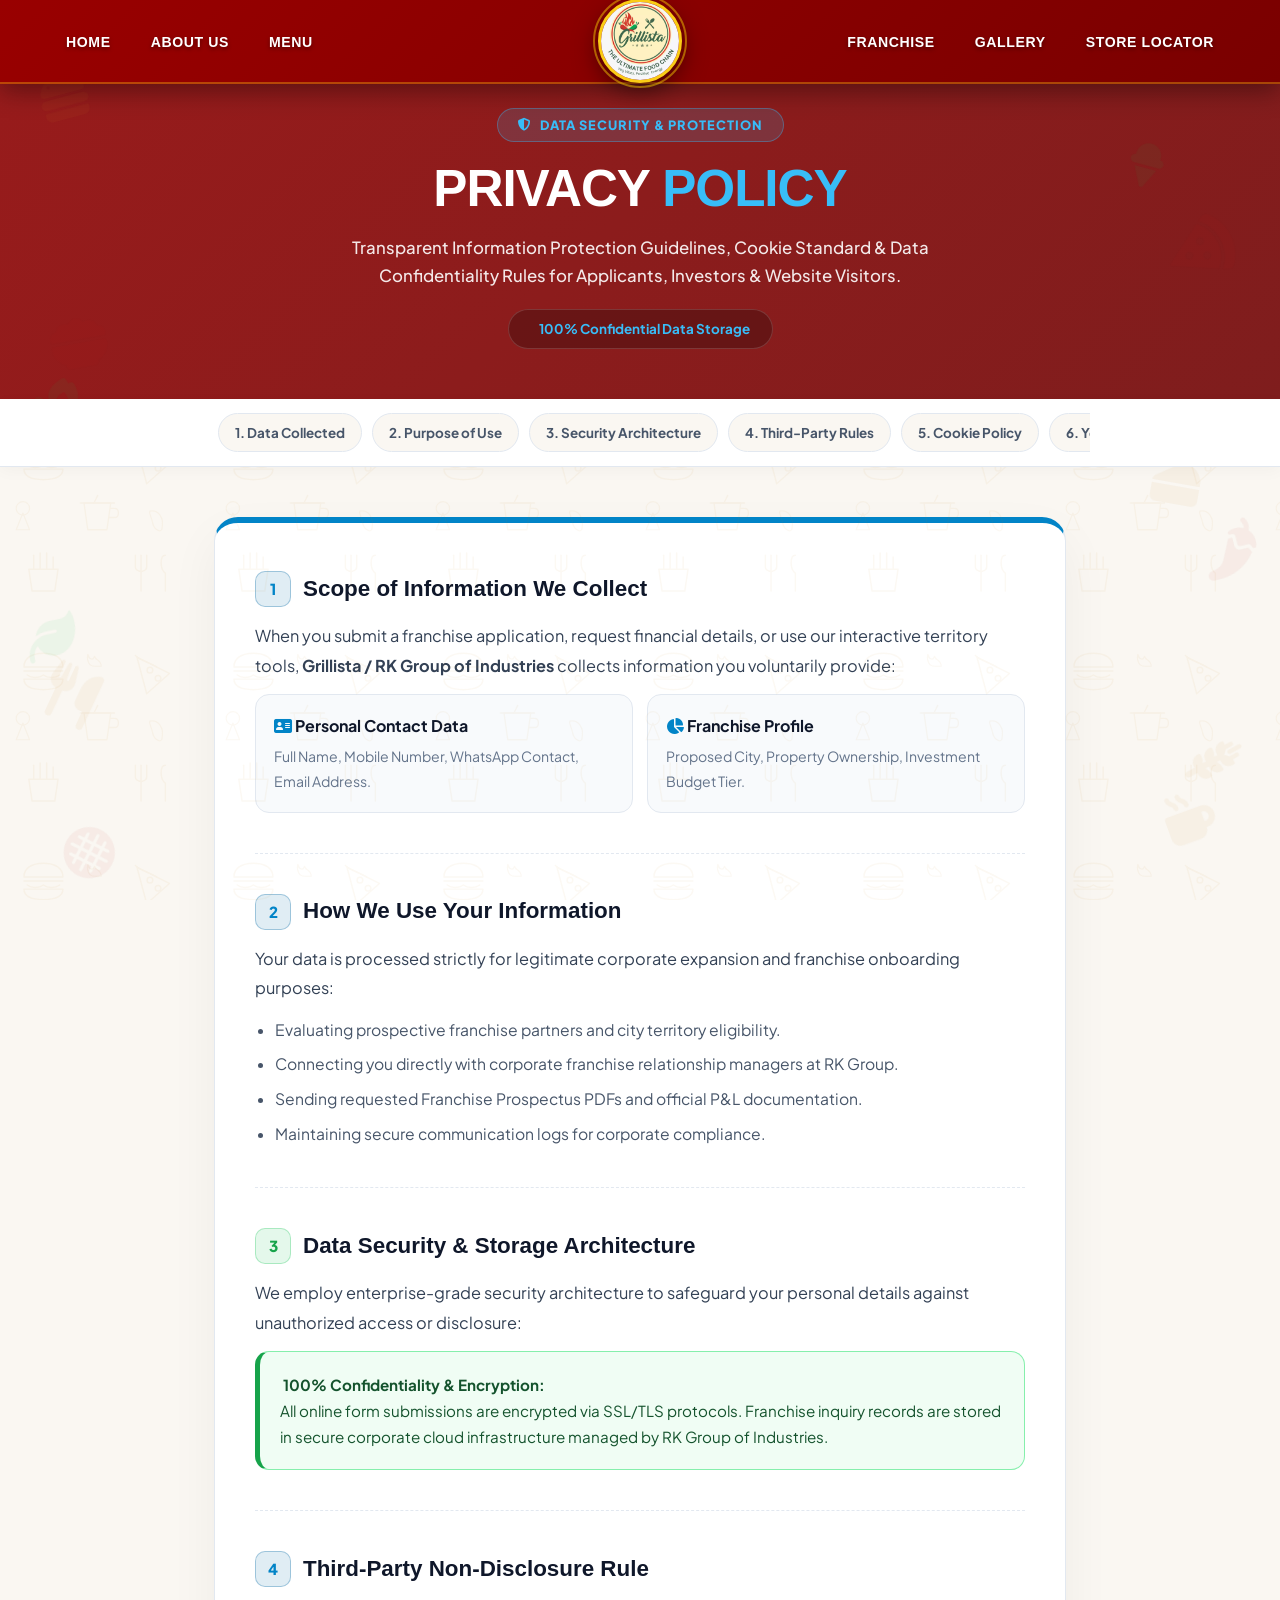
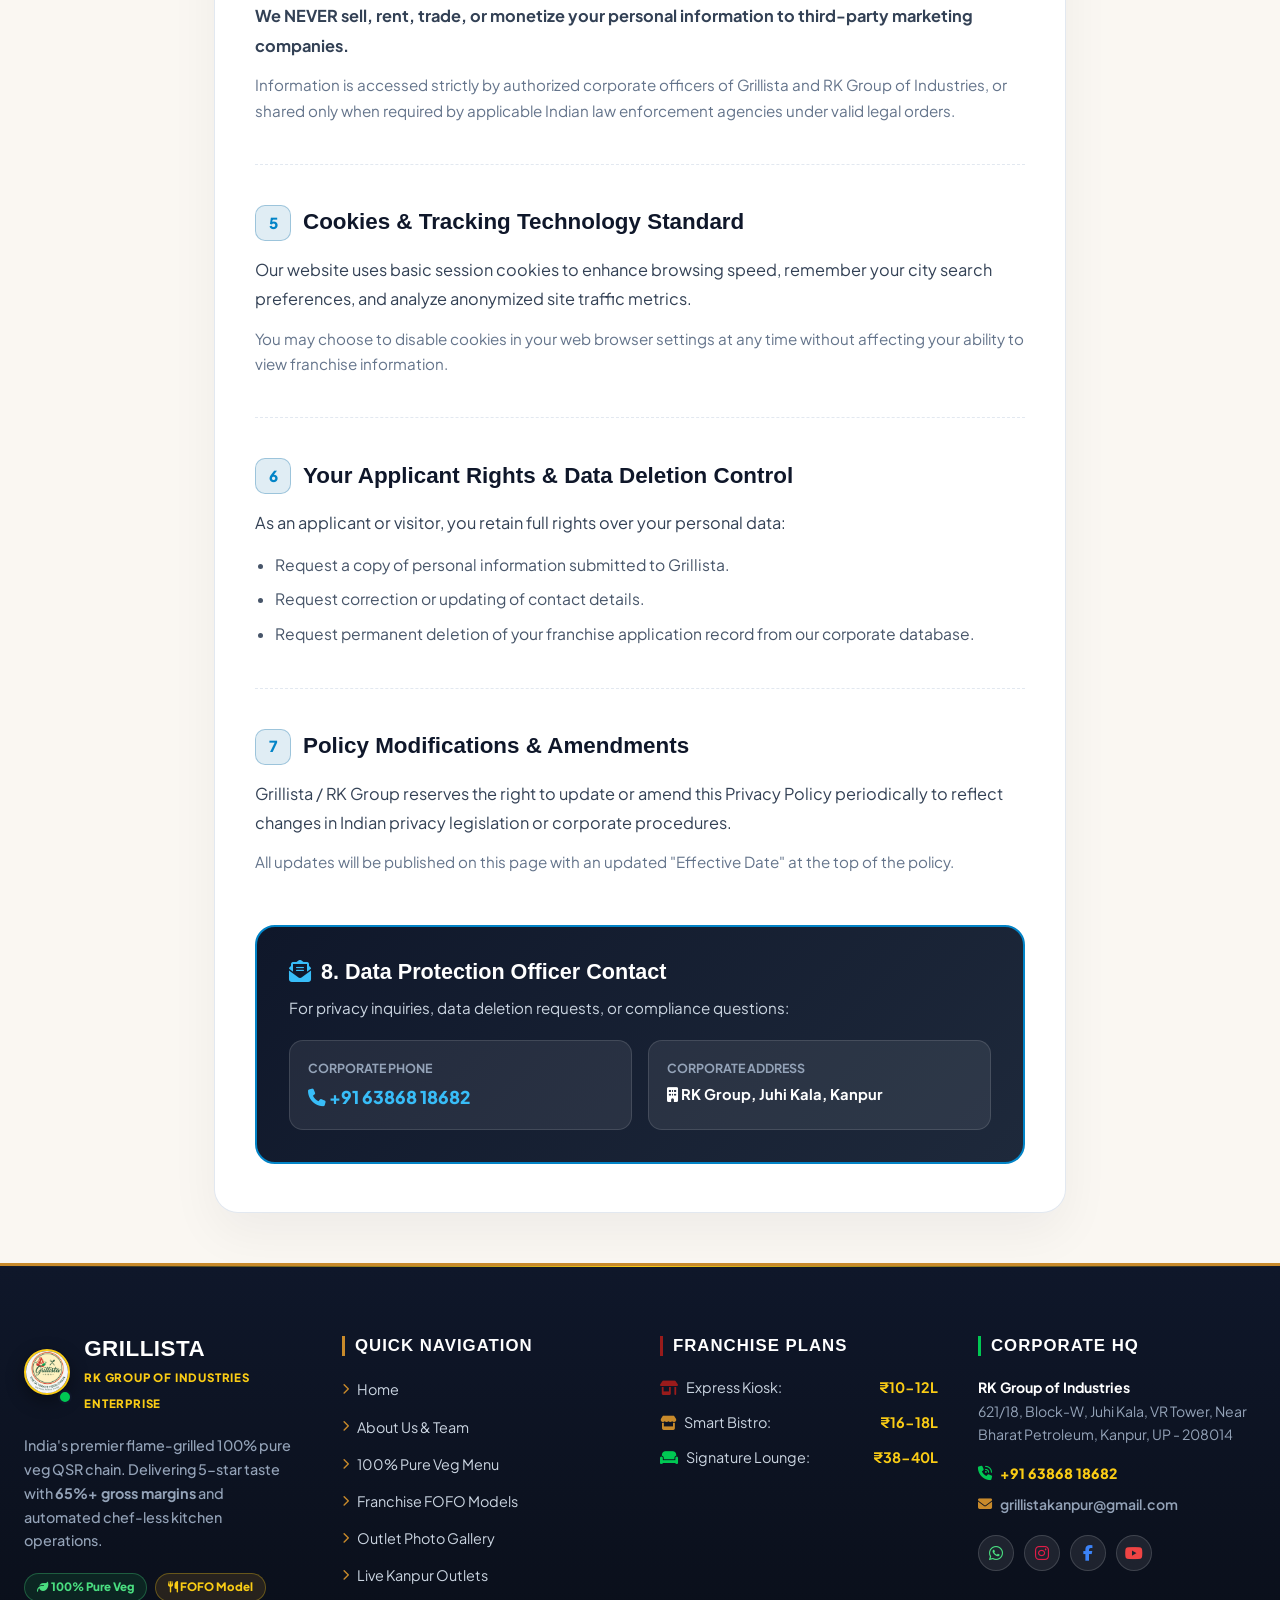
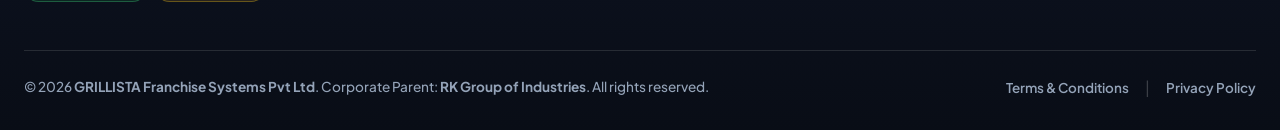
<file: privacy.html>
<!DOCTYPE html>
<html lang="en">
<head>
  <meta charset="UTF-8">
  <meta name="viewport" content="width=device-width, initial-scale=1.0">
  <title>Privacy Policy | Grillista - RK Group of Industries</title>
  
  <!-- Favicon -->
  <link rel="icon" type="image/jpeg" href="assets/images/logo.jpg">
  <link rel="apple-touch-icon" href="assets/images/logo.jpg">
  
  <!-- FontAwesome Icons & Google Fonts -->
  <link rel="stylesheet" href="https://cdnjs.cloudflare.com/ajax/libs/font-awesome/6.4.0/css/all.min.css">
  <link href="https://fonts.googleapis.com/css2?family=Plus+Jakarta+Sans:wght@400;500;600;700;800;900&family=Playfair+Display:wght@700;800;900&display=swap" rel="stylesheet">
  
  <!-- Core Stylesheet -->
  <link rel="stylesheet" href="css/styles.css">
</head>
<body style="background: #FAF7F2; color: #0F172A; font-family: 'Plus Jakarta Sans', sans-serif;">

  <!-- Crimson Red Split Corporate Navbar -->
  <header class="navbar">
    <div class="nav-container-split">
      <!-- Left Group -->
      <div class="nav-group-left">
        <ul class="nav-links-split">
          <li><a href="index.html" class="nav-link">HOME</a></li>
          <li><a href="about.html" class="nav-link">ABOUT US</a></li>
          <li><a href="menu.html" class="nav-link">MENU</a></li>
        </ul>
      </div>

      <!-- Center Circular Logo Emblem -->
      <a href="index.html" class="nav-center-logo">
        <img src="assets/images/logo.jpg" alt="Grillista Logo">
      </a>

      <!-- Right Group -->
      <div class="nav-group-right">
        <ul class="nav-links-split">
          <li><a href="franchise.html" class="nav-link">FRANCHISE</a></li>
          <li><a href="gallery.html" class="nav-link">GALLERY</a></li>
          <li><a href="locator.html" class="nav-link">STORE LOCATOR</a></li>
        </ul>
        <button class="mobile-toggle-btn" id="mobile-toggle-btn" onclick="toggleMobileNavbar(event)" aria-label="Toggle Mobile Menu">
          <i class="fa-solid fa-bars"></i>
        </button>
      </div>
    </div>

    <!-- Mobile Navigation Drawer -->
    <nav class="navbar-mobile-drawer" id="navbar-mobile-drawer">
      <a href="index.html"><i class="fa-solid fa-house"></i> HOME</a>
      <a href="about.html"><i class="fa-solid fa-building"></i> ABOUT US</a>
      <a href="menu.html"><i class="fa-solid fa-utensils"></i> MENU</a>
      <a href="franchise.html"><i class="fa-solid fa-store"></i> FRANCHISE</a>
      <a href="gallery.html"><i class="fa-solid fa-images"></i> GALLERY</a>
      <a href="locator.html"><i class="fa-solid fa-location-dot"></i> STORE LOCATOR</a>
      <a href="terms.html"><i class="fa-solid fa-file-contract"></i> TERMS & CONDITIONS</a>
      <a href="privacy.html" class="active"><i class="fa-solid fa-shield-halved"></i> PRIVACY POLICY</a>
      <a href="tel:+916386818682" style="color: #FACC15;"><i class="fa-solid fa-phone"></i> CALL +91 63868 18682</a>
    </nav>
  </header>

  <!-- Premium Crimson Privacy Header -->
  <section style="padding-top: calc(var(--nav-height, 84px) + 36px); padding-bottom: 50px; background: linear-gradient(135deg, #991B1B 0%, #7F1D1D 100%); color: #FFFFFF; text-align: center; position: relative; overflow: hidden;">
    <div class="container" style="position: relative; z-index: 2; max-width: 850px;">
      
      <div style="display: inline-flex; align-items: center; gap: 8px; background: rgba(56, 189, 248, 0.15); border: 1.5px solid rgba(56, 189, 248, 0.35); color: #38BDF8; padding: 6px 20px; border-radius: 99px; font-size: 0.8rem; font-weight: 800; text-transform: uppercase; letter-spacing: 1px; margin-bottom: 16px;">
        <i class="fa-solid fa-shield-halved"></i> Data Security & Protection
      </div>

      <h1 style="font-family: var(--font-heading); font-size: clamp(2.2rem, 4vw, 3.2rem); font-weight: 900; margin: 0 0 14px 0; color: #FFFFFF; letter-spacing: -0.02em;">
        PRIVACY <span style="color: #38BDF8 !important;">POLICY</span>
      </h1>

      <p style="font-size: 1.05rem; color: rgba(255, 255, 255, 0.9); line-height: 1.65; margin: 0 auto 20px auto; max-width: 680px; font-weight: 500;">
        Transparent Information Protection Guidelines, Cookie Standard & Data Confidentiality Rules for Applicants, Investors & Website Visitors.
      </p>

      <div style="display: inline-flex; align-items: center; gap: 8px; background: rgba(0, 0, 0, 0.25); border: 1px solid rgba(255, 255, 255, 0.15); padding: 8px 22px; border-radius: 99px; font-size: 0.84rem; color: #38BDF8; font-weight: 700;">
        <i class="fa-solid fa-shield-check" style="color: #38BDF8;"></i> 100% Confidential Data Storage
      </div>

    </div>
  </section>

  <!-- Horizontal Quick Jump Navigation Bar -->
  <div style="background: #FFFFFF; border-bottom: 1.5px solid #E2E8F0; padding: 14px 0; position: sticky; top: var(--nav-height, 84px); z-index: 99; box-shadow: 0 4px 15px rgba(0,0,0,0.03);">
    <div class="container" style="max-width: 900px; overflow-x: auto; white-space: nowrap; scrollbar-width: none;">
      <div style="display: inline-flex; gap: 10px; padding: 0 4px;">
        <a href="#section-1" style="background: #FAF7F2; color: #475569; padding: 8px 16px; border-radius: 99px; font-size: 0.84rem; font-weight: 700; text-decoration: none; border: 1px solid #E2E8F0; transition: all 0.2s ease;">1. Data Collected</a>
        <a href="#section-2" style="background: #FAF7F2; color: #475569; padding: 8px 16px; border-radius: 99px; font-size: 0.84rem; font-weight: 700; text-decoration: none; border: 1px solid #E2E8F0; transition: all 0.2s ease;">2. Purpose of Use</a>
        <a href="#section-3" style="background: #FAF7F2; color: #475569; padding: 8px 16px; border-radius: 99px; font-size: 0.84rem; font-weight: 700; text-decoration: none; border: 1px solid #E2E8F0; transition: all 0.2s ease;">3. Security Architecture</a>
        <a href="#section-4" style="background: #FAF7F2; color: #475569; padding: 8px 16px; border-radius: 99px; font-size: 0.84rem; font-weight: 700; text-decoration: none; border: 1px solid #E2E8F0; transition: all 0.2s ease;">4. Third-Party Rules</a>
        <a href="#section-5" style="background: #FAF7F2; color: #475569; padding: 8px 16px; border-radius: 99px; font-size: 0.84rem; font-weight: 700; text-decoration: none; border: 1px solid #E2E8F0; transition: all 0.2s ease;">5. Cookie Policy</a>
        <a href="#section-6" style="background: #FAF7F2; color: #475569; padding: 8px 16px; border-radius: 99px; font-size: 0.84rem; font-weight: 700; text-decoration: none; border: 1px solid #E2E8F0; transition: all 0.2s ease;">6. Your Applicant Rights</a>
        <a href="#section-7" style="background: #FAF7F2; color: #475569; padding: 8px 16px; border-radius: 99px; font-size: 0.84rem; font-weight: 700; text-decoration: none; border: 1px solid #E2E8F0; transition: all 0.2s ease;">7. Policy Updates</a>
        <a href="#section-8" style="background: #FAF7F2; color: #0284C7; padding: 8px 16px; border-radius: 99px; font-size: 0.84rem; font-weight: 800; text-decoration: none; border: 1px solid rgba(2, 132, 199, 0.3); transition: all 0.2s ease;">8. Data Officer</a>
      </div>
    </div>
  </div>

  <!-- Single Elegant Reader Card Container -->
  <section style="padding: 50px 0; background: #FAF7F2;">
    <div class="container" style="max-width: 900px;">
      
      <div style="background: #FFFFFF; border: 1.5px solid #E2E8F0; border-top: 6px solid #0284C7; border-radius: 24px; padding: 48px 40px; box-shadow: 0 20px 50px rgba(15, 23, 42, 0.05); display: flex; flex-direction: column; gap: 40px;">
        
        <!-- Section 1 -->
        <div id="section-1" style="scroll-margin-top: 150px;">
          <div style="display: flex; align-items: center; gap: 12px; margin-bottom: 14px;">
            <div style="width: 36px; height: 36px; border-radius: 10px; background: rgba(3, 105, 161, 0.12); color: #0284C7; display: flex; align-items: center; justify-content: center; font-weight: 800; font-size: 0.95rem; border: 1px solid rgba(3, 105, 161, 0.3);">1</div>
            <h3 style="font-size: 1.4rem; color: #0F172A; font-weight: 800; margin: 0; font-family: var(--font-heading);">Scope of Information We Collect</h3>
          </div>
          <p style="font-size: 1.02rem; color: #334155; line-height: 1.8; margin: 0 0 14px 0;">
            When you submit a franchise application, request financial details, or use our interactive territory tools, <strong>Grillista / RK Group of Industries</strong> collects information you voluntarily provide:
          </p>
          <div style="display: grid; grid-template-columns: repeat(auto-fit, minmax(240px, 1fr)); gap: 14px; margin-top: 14px;">
            <div style="background: #F8FAFC; border: 1px solid #E2E8F0; border-radius: 14px; padding: 18px;">
              <strong style="color: #0F172A; display: block; margin-bottom: 4px;"><i class="fa-solid fa-address-card" style="color: #0284C7;"></i> Personal Contact Data</strong>
              <span style="font-size: 0.88rem; color: #64748B;">Full Name, Mobile Number, WhatsApp Contact, Email Address.</span>
            </div>
            <div style="background: #F8FAFC; border: 1px solid #E2E8F0; border-radius: 14px; padding: 18px;">
              <strong style="color: #0F172A; display: block; margin-bottom: 4px;"><i class="fa-solid fa-chart-pie" style="color: #0284C7;"></i> Franchise Profile</strong>
              <span style="font-size: 0.88rem; color: #64748B;">Proposed City, Property Ownership, Investment Budget Tier.</span>
            </div>
          </div>
        </div>

        <hr style="border: none; border-top: 1px dashed #E2E8F0; margin: 0;">

        <!-- Section 2 -->
        <div id="section-2" style="scroll-margin-top: 150px;">
          <div style="display: flex; align-items: center; gap: 12px; margin-bottom: 14px;">
            <div style="width: 36px; height: 36px; border-radius: 10px; background: rgba(3, 105, 161, 0.12); color: #0284C7; display: flex; align-items: center; justify-content: center; font-weight: 800; font-size: 0.95rem; border: 1px solid rgba(3, 105, 161, 0.3);">2</div>
            <h3 style="font-size: 1.4rem; color: #0F172A; font-weight: 800; margin: 0; font-family: var(--font-heading);">How We Use Your Information</h3>
          </div>
          <p style="font-size: 1.02rem; color: #334155; line-height: 1.8; margin: 0 0 14px 0;">
            Your data is processed strictly for legitimate corporate expansion and franchise onboarding purposes:
          </p>
          <ul style="font-size: 0.98rem; color: #475569; line-height: 1.7; display: flex; flex-direction: column; gap: 8px; padding-left: 20px; margin: 0;">
            <li>Evaluating prospective franchise partners and city territory eligibility.</li>
            <li>Connecting you directly with corporate franchise relationship managers at RK Group.</li>
            <li>Sending requested Franchise Prospectus PDFs and official P&L documentation.</li>
            <li>Maintaining secure communication logs for corporate compliance.</li>
          </ul>
        </div>

        <hr style="border: none; border-top: 1px dashed #E2E8F0; margin: 0;">

        <!-- Section 3 -->
        <div id="section-3" style="scroll-margin-top: 150px;">
          <div style="display: flex; align-items: center; gap: 12px; margin-bottom: 14px;">
            <div style="width: 36px; height: 36px; border-radius: 10px; background: rgba(34, 197, 94, 0.12); color: #16A34A; display: flex; align-items: center; justify-content: center; font-weight: 800; font-size: 0.95rem; border: 1px solid rgba(34, 197, 94, 0.3);">3</div>
            <h3 style="font-size: 1.4rem; color: #0F172A; font-weight: 800; margin: 0; font-family: var(--font-heading);">Data Security & Storage Architecture</h3>
          </div>
          <p style="font-size: 1.02rem; color: #334155; line-height: 1.8; margin: 0 0 14px 0;">
            We employ enterprise-grade security architecture to safeguard your personal details against unauthorized access or disclosure:
          </p>
          <div style="background: #F0FDF4; border: 1.5px solid #86EFAC; border-left: 5px solid #16A34A; border-radius: 14px; padding: 20px; font-size: 0.95rem; color: #14532D; line-height: 1.7;">
            <strong><i class="fa-solid fa-shield-check"></i> 100% Confidentiality & Encryption:</strong><br>
            All online form submissions are encrypted via SSL/TLS protocols. Franchise inquiry records are stored in secure corporate cloud infrastructure managed by RK Group of Industries.
          </div>
        </div>

        <hr style="border: none; border-top: 1px dashed #E2E8F0; margin: 0;">

        <!-- Section 4 -->
        <div id="section-4" style="scroll-margin-top: 150px;">
          <div style="display: flex; align-items: center; gap: 12px; margin-bottom: 14px;">
            <div style="width: 36px; height: 36px; border-radius: 10px; background: rgba(3, 105, 161, 0.12); color: #0284C7; display: flex; align-items: center; justify-content: center; font-weight: 800; font-size: 0.95rem; border: 1px solid rgba(3, 105, 161, 0.3);">4</div>
            <h3 style="font-size: 1.4rem; color: #0F172A; font-weight: 800; margin: 0; font-family: var(--font-heading);">Third-Party Non-Disclosure Rule</h3>
          </div>
          <p style="font-size: 1.02rem; color: #334155; line-height: 1.8; margin: 0 0 12px 0;">
            <strong>We NEVER sell, rent, trade, or monetize your personal information to third-party marketing companies.</strong>
          </p>
          <p style="font-size: 0.95rem; color: #64748B; line-height: 1.7; margin: 0;">
            Information is accessed strictly by authorized corporate officers of Grillista and RK Group of Industries, or shared only when required by applicable Indian law enforcement agencies under valid legal orders.
          </p>
        </div>

        <hr style="border: none; border-top: 1px dashed #E2E8F0; margin: 0;">

        <!-- Section 5 -->
        <div id="section-5" style="scroll-margin-top: 150px;">
          <div style="display: flex; align-items: center; gap: 12px; margin-bottom: 14px;">
            <div style="width: 36px; height: 36px; border-radius: 10px; background: rgba(3, 105, 161, 0.12); color: #0284C7; display: flex; align-items: center; justify-content: center; font-weight: 800; font-size: 0.95rem; border: 1px solid rgba(3, 105, 161, 0.3);">5</div>
            <h3 style="font-size: 1.4rem; color: #0F172A; font-weight: 800; margin: 0; font-family: var(--font-heading);">Cookies & Tracking Technology Standard</h3>
          </div>
          <p style="font-size: 1.02rem; color: #334155; line-height: 1.8; margin: 0 0 12px 0;">
            Our website uses basic session cookies to enhance browsing speed, remember your city search preferences, and analyze anonymized site traffic metrics.
          </p>
          <p style="font-size: 0.95rem; color: #64748B; line-height: 1.7; margin: 0;">
            You may choose to disable cookies in your web browser settings at any time without affecting your ability to view franchise information.
          </p>
        </div>

        <hr style="border: none; border-top: 1px dashed #E2E8F0; margin: 0;">

        <!-- Section 6 -->
        <div id="section-6" style="scroll-margin-top: 150px;">
          <div style="display: flex; align-items: center; gap: 12px; margin-bottom: 14px;">
            <div style="width: 36px; height: 36px; border-radius: 10px; background: rgba(3, 105, 161, 0.12); color: #0284C7; display: flex; align-items: center; justify-content: center; font-weight: 800; font-size: 0.95rem; border: 1px solid rgba(3, 105, 161, 0.3);">6</div>
            <h3 style="font-size: 1.4rem; color: #0F172A; font-weight: 800; margin: 0; font-family: var(--font-heading);">Your Applicant Rights & Data Deletion Control</h3>
          </div>
          <p style="font-size: 1.02rem; color: #334155; line-height: 1.8; margin: 0 0 14px 0;">
            As an applicant or visitor, you retain full rights over your personal data:
          </p>
          <ul style="font-size: 0.98rem; color: #475569; line-height: 1.7; display: flex; flex-direction: column; gap: 8px; padding-left: 20px; margin: 0;">
            <li>Request a copy of personal information submitted to Grillista.</li>
            <li>Request correction or updating of contact details.</li>
            <li>Request permanent deletion of your franchise application record from our corporate database.</li>
          </ul>
        </div>

        <hr style="border: none; border-top: 1px dashed #E2E8F0; margin: 0;">

        <!-- Section 7 -->
        <div id="section-7" style="scroll-margin-top: 150px;">
          <div style="display: flex; align-items: center; gap: 12px; margin-bottom: 14px;">
            <div style="width: 36px; height: 36px; border-radius: 10px; background: rgba(3, 105, 161, 0.12); color: #0284C7; display: flex; align-items: center; justify-content: center; font-weight: 800; font-size: 0.95rem; border: 1px solid rgba(3, 105, 161, 0.3);">7</div>
            <h3 style="font-size: 1.4rem; color: #0F172A; font-weight: 800; margin: 0; font-family: var(--font-heading);">Policy Modifications & Amendments</h3>
          </div>
          <p style="font-size: 1.02rem; color: #334155; line-height: 1.8; margin: 0 0 12px 0;">
            Grillista / RK Group reserves the right to update or amend this Privacy Policy periodically to reflect changes in Indian privacy legislation or corporate procedures.
          </p>
          <p style="font-size: 0.95rem; color: #64748B; line-height: 1.7; margin: 0;">
            All updates will be published on this page with an updated "Effective Date" at the top of the policy.
          </p>
        </div>

        <!-- Section 8 Contact Box -->
        <div id="section-8" style="background: linear-gradient(135deg, #0F172A 0%, #1E293B 100%); color: #FFFFFF; border-radius: 20px; padding: 32px; border: 2px solid #0284C7; margin-top: 10px; scroll-margin-top: 150px;">
          <h3 style="font-size: 1.35rem; font-weight: 900; color: #FFFFFF; margin: 0 0 10px 0; font-family: var(--font-heading); display: flex; align-items: center; gap: 10px;">
            <i class="fa-solid fa-envelope-open-text" style="color: #38BDF8;"></i> 8. Data Protection Officer Contact
          </h3>
          <p style="font-size: 0.95rem; color: #CBD5E1; line-height: 1.65; margin: 0 0 20px 0;">
            For privacy inquiries, data deletion requests, or compliance questions:
          </p>
          <div style="display: grid; grid-template-columns: repeat(auto-fit, minmax(240px, 1fr)); gap: 16px;">
            <div style="background: rgba(255,255,255,0.08); padding: 18px; border-radius: 14px; border: 1px solid rgba(255,255,255,0.12);">
              <div style="font-size: 0.78rem; color: #94A3B8; font-weight: 700; text-transform: uppercase;">Corporate Phone</div>
              <div style="font-size: 1.1rem; font-weight: 800; color: #38BDF8; margin-top: 4px;"><i class="fa-solid fa-phone"></i> +91 63868 18682</div>
            </div>
            <div style="background: rgba(255,255,255,0.08); padding: 18px; border-radius: 14px; border: 1px solid rgba(255,255,255,0.12);">
              <div style="font-size: 0.78rem; color: #94A3B8; font-weight: 700; text-transform: uppercase;">Corporate Address</div>
              <div style="font-size: 0.92rem; font-weight: 700; color: #FFF; margin-top: 4px;"><i class="fa-solid fa-building"></i> RK Group, Juhi Kala, Kanpur</div>
            </div>
          </div>
        </div>

      </div>

    </div>
  </section>

  <!-- 2026 Executive Corporate Footer (Standard Across All Pages) -->
  <footer style="background: linear-gradient(180deg, #0F172A 0%, #090D16 100%); color: #FFFFFF; padding: 70px 0 30px 0; position: relative; overflow: hidden; border-top: 3px solid #C88A2B;">
    
    <div style="position: absolute; top: 0; left: 0; right: 0; height: 1px; background: linear-gradient(90deg, transparent 0%, #FACC15 50%, transparent 100%);"></div>

    <div class="container" style="position: relative; z-index: 2;">
      
      <!-- Main 4-Column Footer Grid -->
      <div style="display: grid; grid-template-columns: repeat(auto-fit, minmax(240px, 1fr)); gap: 40px; margin-bottom: 48px;">
        
        <!-- Column 1: Brand & Parent Corporate -->
        <div>
          <div style="display: flex; align-items: center; gap: 14px; margin-bottom: 20px;">
            <div style="position: relative;">
              <img src="assets/images/logo.jpg" alt="Grillista Logo" style="width: 52px; height: 52px; border-radius: 50%; border: 2.5px solid #FACC15; box-shadow: 0 6px 18px rgba(0,0,0,0.4); object-fit: cover;">
              <span style="position: absolute; bottom: -2px; right: -2px; background: #00C853; width: 14px; height: 14px; border-radius: 50%; border: 2px solid #0F172A;" title="100% Pure Veg Verified"></span>
            </div>
            <div>
              <h3 style="color: #FFFFFF; font-size: 1.4rem; margin: 0; font-weight: 900; letter-spacing: 0.5px; font-family: var(--font-heading);">GRILLISTA</h3>
              <span style="color: #FACC15; font-size: 0.72rem; font-weight: 800; letter-spacing: 0.8px; text-transform: uppercase;">RK GROUP OF INDUSTRIES ENTERPRISE</span>
            </div>
          </div>
          
          <p style="font-size: 0.9rem; color: #94A3B8; line-height: 1.65; margin-bottom: 20px; font-weight: 500;">
            India's premier flame-grilled 100% pure veg QSR chain. Delivering 5-star taste with <strong>65%+ gross margins</strong> and automated chef-less kitchen operations.
          </p>

          <div style="display: flex; gap: 8px; flex-wrap: wrap;">
            <span style="background: rgba(22, 163, 74, 0.15); color: #4ADE80; border: 1px solid rgba(74, 222, 128, 0.3); font-size: 0.72rem; font-weight: 800; padding: 4px 12px; border-radius: 99px;">
              <i class="fa-solid fa-leaf"></i> 100% Pure Veg
            </span>
            <span style="background: rgba(200, 138, 43, 0.15); color: #FACC15; border: 1px solid rgba(250, 204, 21, 0.3); font-size: 0.72rem; font-weight: 800; padding: 4px 12px; border-radius: 99px;">
              <i class="fa-solid fa-utensils"></i> FOFO Model
            </span>
          </div>
        </div>

        <!-- Column 2: Quick Links -->
        <div>
          <h4 style="color: #FFFFFF; font-size: 1.05rem; font-weight: 800; margin: 0 0 20px 0; text-transform: uppercase; letter-spacing: 1px; border-left: 3px solid #C88A2B; padding-left: 10px;">
            Quick Navigation
          </h4>
          <ul style="list-style: none; padding: 0; margin: 0; display: flex; flex-direction: column; gap: 12px; font-size: 0.9rem;">
            <li><a href="index.html" style="color: #CBD5E1; text-decoration: none; transition: all 0.2s ease; display: inline-flex; align-items: center; gap: 8px;"><i class="fa-solid fa-chevron-right" style="font-size: 0.7rem; color: #C88A2B;"></i> Home</a></li>
            <li><a href="about.html" style="color: #CBD5E1; text-decoration: none; transition: all 0.2s ease; display: inline-flex; align-items: center; gap: 8px;"><i class="fa-solid fa-chevron-right" style="font-size: 0.7rem; color: #C88A2B;"></i> About Us & Team</a></li>
            <li><a href="menu.html" style="color: #CBD5E1; text-decoration: none; transition: all 0.2s ease; display: inline-flex; align-items: center; gap: 8px;"><i class="fa-solid fa-chevron-right" style="font-size: 0.7rem; color: #C88A2B;"></i> 100% Pure Veg Menu</a></li>
            <li><a href="franchise.html" style="color: #CBD5E1; text-decoration: none; transition: all 0.2s ease; display: inline-flex; align-items: center; gap: 8px;"><i class="fa-solid fa-chevron-right" style="font-size: 0.7rem; color: #C88A2B;"></i> Franchise FOFO Models</a></li>
            <li><a href="gallery.html" style="color: #CBD5E1; text-decoration: none; transition: all 0.2s ease; display: inline-flex; align-items: center; gap: 8px;"><i class="fa-solid fa-chevron-right" style="font-size: 0.7rem; color: #C88A2B;"></i> Outlet Photo Gallery</a></li>
            <li><a href="locator.html" style="color: #CBD5E1; text-decoration: none; transition: all 0.2s ease; display: inline-flex; align-items: center; gap: 8px;"><i class="fa-solid fa-chevron-right" style="font-size: 0.7rem; color: #C88A2B;"></i> Live Kanpur Outlets</a></li>
          </ul>
        </div>

        <!-- Column 3: Franchise Models & Unit Economics -->
        <div>
          <h4 style="color: #FFFFFF; font-size: 1.05rem; font-weight: 800; margin: 0 0 20px 0; text-transform: uppercase; letter-spacing: 1px; border-left: 3px solid #991B1B; padding-left: 10px;">
            Franchise Plans
          </h4>
          <ul style="list-style: none; padding: 0; margin: 0; display: flex; flex-direction: column; gap: 12px; font-size: 0.9rem;">
            <li><a href="franchise.html#models" style="color: #CBD5E1; text-decoration: none; display: flex; justify-content: space-between; align-items: center;"><span><i class="fa-solid fa-shop" style="color: #991B1B; margin-right: 6px;"></i> Express Kiosk:</span> <strong style="color: #FACC15;">₹10-12L</strong></a></li>
            <li><a href="franchise.html#models" style="color: #CBD5E1; text-decoration: none; display: flex; justify-content: space-between; align-items: center;"><span><i class="fa-solid fa-store" style="color: #C88A2B; margin-right: 6px;"></i> Smart Bistro:</span> <strong style="color: #FACC15;">₹16-18L</strong></a></li>
            <li><a href="franchise.html#models" style="color: #CBD5E1; text-decoration: none; display: flex; justify-content: space-between; align-items: center;"><span><i class="fa-solid fa-couch" style="color: #00C853; margin-right: 6px;"></i> Signature Lounge:</span> <strong style="color: #FACC15;">₹38-40L</strong></a></li>
          </ul>
        </div>

        <!-- Column 4: Corporate HQ & Direct Support -->
        <div>
          <h4 style="color: #FFFFFF; font-size: 1.05rem; font-weight: 800; margin: 0 0 20px 0; text-transform: uppercase; letter-spacing: 1px; border-left: 3px solid #00C853; padding-left: 10px;">
            Corporate HQ
          </h4>
          <p style="font-size: 0.88rem; color: #94A3B8; line-height: 1.65; margin: 0 0 16px 0;">
            <strong style="color: #FFF;">RK Group of Industries</strong><br>
            621/18, Block-W, Juhi Kala, VR Tower, Near Bharat Petroleum, Kanpur, UP - 208014
          </p>

          <div style="display: flex; flex-direction: column; gap: 8px; font-size: 0.88rem; margin-bottom: 20px;">
            <a href="tel:+916386818682" style="color: #FACC15; text-decoration: none; font-weight: 800; display: inline-flex; align-items: center; gap: 8px;">
              <i class="fa-solid fa-phone-volume" style="color: #00C853;"></i> +91 63868 18682
            </a>
            <a href="mailto:grillistakanpur@gmail.com" style="color: #94A3B8; text-decoration: none; font-weight: 600; display: inline-flex; align-items: center; gap: 8px;">
              <i class="fa-solid fa-envelope" style="color: #C88A2B;"></i> grillistakanpur@gmail.com
            </a>
          </div>

          <!-- Social Media Golden Glow Icons -->
          <div style="display: flex; gap: 10px;">
            <a href="https://wa.me/916386818682" target="_blank" aria-label="WhatsApp" style="width: 36px; height: 36px; border-radius: 50%; background: rgba(255,255,255,0.08); color: #4ADE80; display: flex; align-items: center; justify-content: center; text-decoration: none; border: 1px solid rgba(255,255,255,0.15); transition: all 0.3s ease;">
              <i class="fa-brands fa-whatsapp"></i>
            </a>
            <a href="https://instagram.com" target="_blank" aria-label="Instagram" style="width: 36px; height: 36px; border-radius: 50%; background: rgba(255,255,255,0.08); color: #E11D48; display: flex; align-items: center; justify-content: center; text-decoration: none; border: 1px solid rgba(255,255,255,0.15); transition: all 0.3s ease;">
              <i class="fa-brands fa-instagram"></i>
            </a>
            <a href="https://facebook.com" target="_blank" aria-label="Facebook" style="width: 36px; height: 36px; border-radius: 50%; background: rgba(255,255,255,0.08); color: #3B82F6; display: flex; align-items: center; justify-content: center; text-decoration: none; border: 1px solid rgba(255,255,255,0.15); transition: all 0.3s ease;">
              <i class="fa-brands fa-facebook-f"></i>
            </a>
            <a href="https://youtube.com" target="_blank" aria-label="YouTube" style="width: 36px; height: 36px; border-radius: 50%; background: rgba(255,255,255,0.08); color: #EF4444; display: flex; align-items: center; justify-content: center; text-decoration: none; border: 1px solid rgba(255,255,255,0.15); transition: all 0.3s ease;">
              <i class="fa-brands fa-youtube"></i>
            </a>
          </div>
        </div>

      </div>

      <!-- Bottom Bar Divider -->
      <div style="border-top: 1px solid rgba(255, 255, 255, 0.12); padding-top: 24px; display: flex; justify-content: space-between; align-items: center; flex-wrap: wrap; gap: 16px;">
        <p style="font-size: 0.85rem; color: #94A3B8; margin: 0; font-weight: 500;">
          &copy; 2026 <strong>GRILLISTA Franchise Systems Pvt Ltd</strong>. Corporate Parent: <strong>RK Group of Industries</strong>. All rights reserved.
        </p>
        <div style="display: flex; align-items: center; gap: 16px; flex-wrap: wrap;">
          <a href="terms.html" style="color: #94A3B8; text-decoration: none; font-size: 0.84rem; font-weight: 600; transition: color 0.2s ease;">Terms & Conditions</a>
          <span style="color: rgba(255, 255, 255, 0.2);">|</span>
          <a href="privacy.html" style="color: #94A3B8; text-decoration: none; font-size: 0.84rem; font-weight: 600; transition: color 0.2s ease;">Privacy Policy</a>
        </div>
      </div>

    </div>
  </footer>

  <!-- Scripts -->
  <script src="js/config.js"></script>
  <script src="js/utils.js"></script>
  <script src="js/main.js"></script>
</body>
</html>
</file>
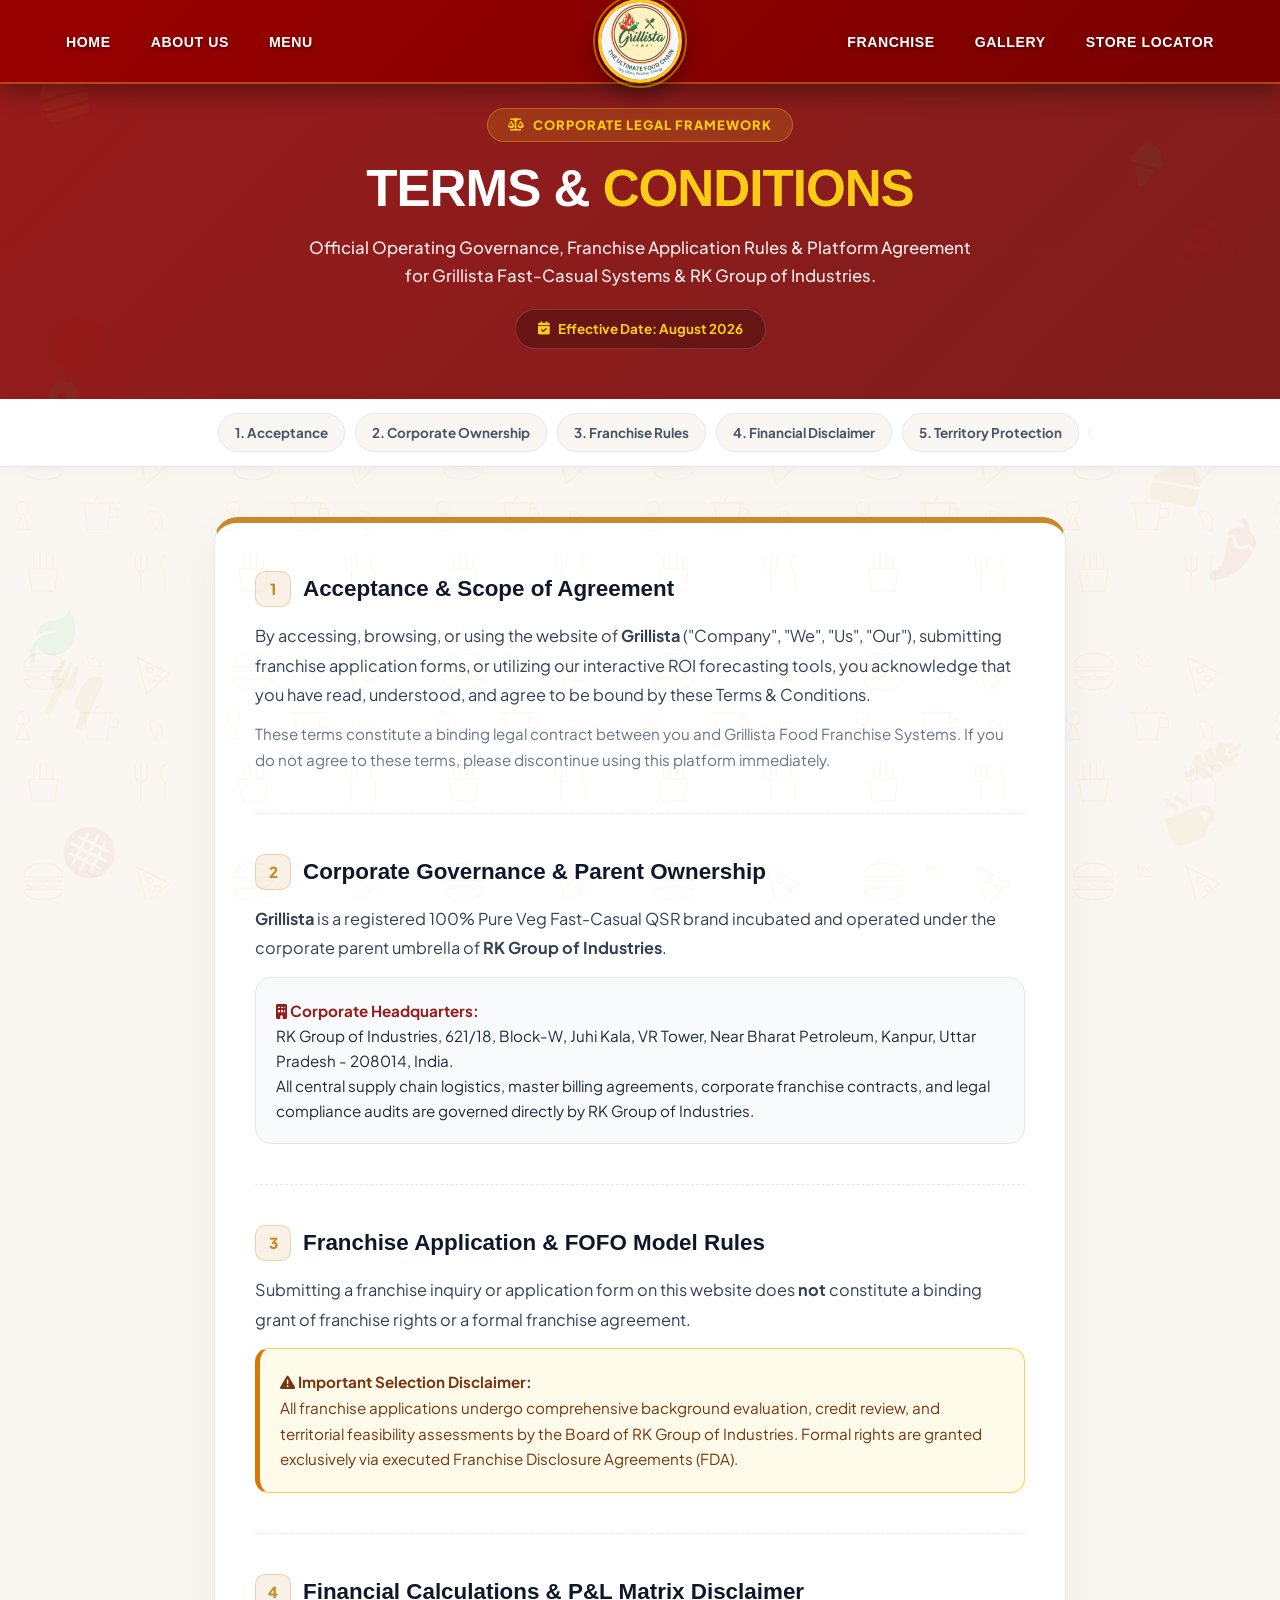
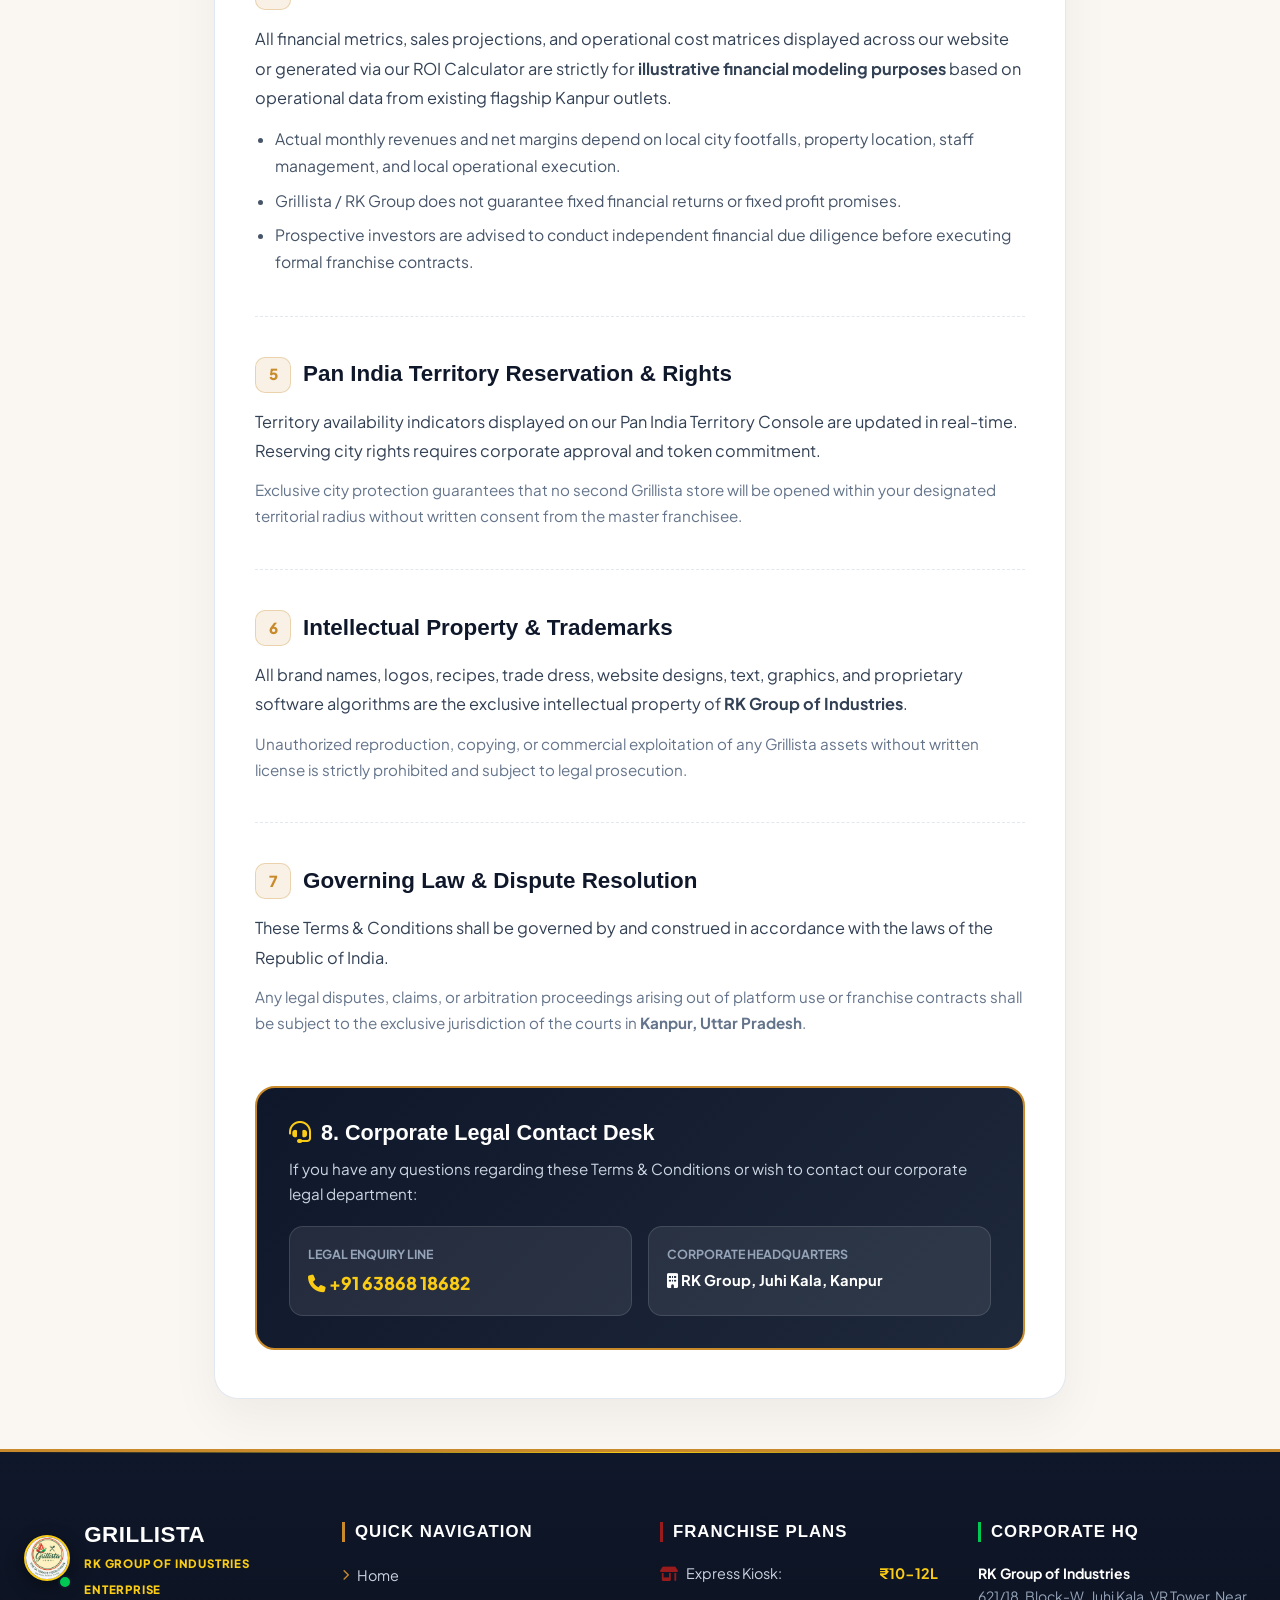
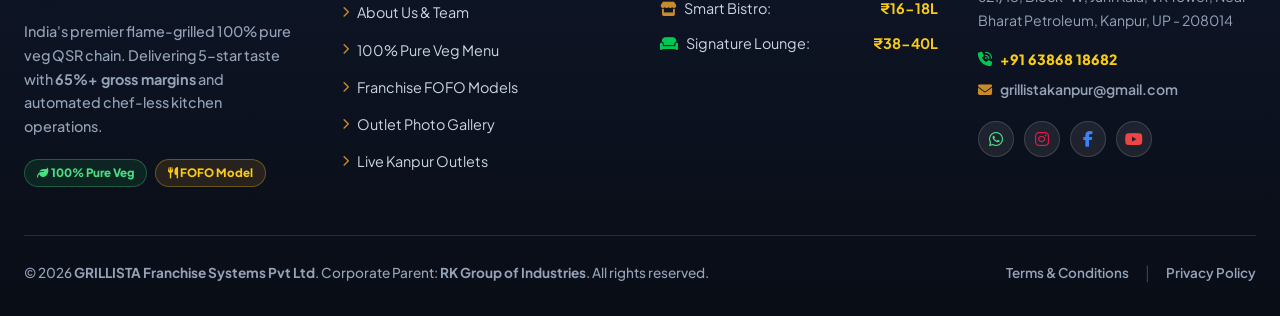
<file: terms.html>
<!DOCTYPE html>
<html lang="en">
<head>
  <meta charset="UTF-8">
  <meta name="viewport" content="width=device-width, initial-scale=1.0">
  <title>Terms & Conditions | Grillista - RK Group of Industries</title>
  
  <!-- Favicon -->
  <link rel="icon" type="image/jpeg" href="assets/images/logo.jpg">
  <link rel="apple-touch-icon" href="assets/images/logo.jpg">
  
  <!-- FontAwesome Icons & Google Fonts -->
  <link rel="stylesheet" href="https://cdnjs.cloudflare.com/ajax/libs/font-awesome/6.4.0/css/all.min.css">
  <link href="https://fonts.googleapis.com/css2?family=Plus+Jakarta+Sans:wght@400;500;600;700;800;900&family=Playfair+Display:wght@700;800;900&display=swap" rel="stylesheet">
  
  <!-- Core Stylesheet -->
  <link rel="stylesheet" href="css/styles.css">
</head>
<body style="background: #FAF7F2; color: #0F172A; font-family: 'Plus Jakarta Sans', sans-serif;">

  <!-- Crimson Red Split Corporate Navbar -->
  <header class="navbar">
    <div class="nav-container-split">
      <!-- Left Group -->
      <div class="nav-group-left">
        <ul class="nav-links-split">
          <li><a href="index.html" class="nav-link">HOME</a></li>
          <li><a href="about.html" class="nav-link">ABOUT US</a></li>
          <li><a href="menu.html" class="nav-link">MENU</a></li>
        </ul>
      </div>

      <!-- Center Circular Logo Emblem -->
      <a href="index.html" class="nav-center-logo">
        <img src="assets/images/logo.jpg" alt="Grillista Logo">
      </a>

      <!-- Right Group -->
      <div class="nav-group-right">
        <ul class="nav-links-split">
          <li><a href="franchise.html" class="nav-link">FRANCHISE</a></li>
          <li><a href="gallery.html" class="nav-link">GALLERY</a></li>
          <li><a href="locator.html" class="nav-link">STORE LOCATOR</a></li>
        </ul>
        <button class="mobile-toggle-btn" id="mobile-toggle-btn" onclick="toggleMobileNavbar(event)" aria-label="Toggle Mobile Menu">
          <i class="fa-solid fa-bars"></i>
        </button>
      </div>
    </div>

    <!-- Mobile Navigation Drawer -->
    <nav class="navbar-mobile-drawer" id="navbar-mobile-drawer">
      <a href="index.html"><i class="fa-solid fa-house"></i> HOME</a>
      <a href="about.html"><i class="fa-solid fa-building"></i> ABOUT US</a>
      <a href="menu.html"><i class="fa-solid fa-utensils"></i> MENU</a>
      <a href="franchise.html"><i class="fa-solid fa-store"></i> FRANCHISE</a>
      <a href="gallery.html"><i class="fa-solid fa-images"></i> GALLERY</a>
      <a href="locator.html"><i class="fa-solid fa-location-dot"></i> STORE LOCATOR</a>
      <a href="terms.html" class="active"><i class="fa-solid fa-file-contract"></i> TERMS & CONDITIONS</a>
      <a href="privacy.html"><i class="fa-solid fa-shield-halved"></i> PRIVACY POLICY</a>
      <a href="tel:+916386818682" style="color: #FACC15;"><i class="fa-solid fa-phone"></i> CALL +91 63868 18682</a>
    </nav>
  </header>

  <!-- Premium Crimson Legal Header -->
  <section style="padding-top: calc(var(--nav-height, 84px) + 36px); padding-bottom: 50px; background: linear-gradient(135deg, #991B1B 0%, #7F1D1D 100%); color: #FFFFFF; text-align: center; position: relative; overflow: hidden;">
    <div class="container" style="position: relative; z-index: 2; max-width: 850px;">
      
      <div style="display: inline-flex; align-items: center; gap: 8px; background: rgba(250, 204, 21, 0.15); border: 1.5px solid rgba(250, 204, 21, 0.35); color: #FACC15; padding: 6px 20px; border-radius: 99px; font-size: 0.8rem; font-weight: 800; text-transform: uppercase; letter-spacing: 1px; margin-bottom: 16px;">
        <i class="fa-solid fa-scale-balanced"></i> Corporate Legal Framework
      </div>

      <h1 style="font-family: var(--font-heading); font-size: clamp(2.2rem, 4vw, 3.2rem); font-weight: 900; margin: 0 0 14px 0; color: #FFFFFF; letter-spacing: -0.02em;">
        TERMS & <span style="color: #FACC15 !important;">CONDITIONS</span>
      </h1>

      <p style="font-size: 1.05rem; color: rgba(255, 255, 255, 0.9); line-height: 1.65; margin: 0 auto 20px auto; max-width: 680px; font-weight: 500;">
        Official Operating Governance, Franchise Application Rules & Platform Agreement for Grillista Fast-Casual Systems & RK Group of Industries.
      </p>

      <div style="display: inline-flex; align-items: center; gap: 8px; background: rgba(0, 0, 0, 0.25); border: 1px solid rgba(255, 255, 255, 0.15); padding: 8px 22px; border-radius: 99px; font-size: 0.84rem; color: #FACC15; font-weight: 700;">
        <i class="fa-solid fa-calendar-check" style="color: #FACC15;"></i> Effective Date: August 2026
      </div>

    </div>
  </section>

  <!-- Horizontal Quick Jump Navigation Bar -->
  <div style="background: #FFFFFF; border-bottom: 1.5px solid #E2E8F0; padding: 14px 0; position: sticky; top: var(--nav-height, 84px); z-index: 99; box-shadow: 0 4px 15px rgba(0,0,0,0.03);">
    <div class="container" style="max-width: 900px; overflow-x: auto; white-space: nowrap; scrollbar-width: none;">
      <div style="display: inline-flex; gap: 10px; padding: 0 4px;">
        <a href="#section-1" style="background: #FAF7F2; color: #475569; padding: 8px 16px; border-radius: 99px; font-size: 0.84rem; font-weight: 700; text-decoration: none; border: 1px solid #E2E8F0; transition: all 0.2s ease;">1. Acceptance</a>
        <a href="#section-2" style="background: #FAF7F2; color: #475569; padding: 8px 16px; border-radius: 99px; font-size: 0.84rem; font-weight: 700; text-decoration: none; border: 1px solid #E2E8F0; transition: all 0.2s ease;">2. Corporate Ownership</a>
        <a href="#section-3" style="background: #FAF7F2; color: #475569; padding: 8px 16px; border-radius: 99px; font-size: 0.84rem; font-weight: 700; text-decoration: none; border: 1px solid #E2E8F0; transition: all 0.2s ease;">3. Franchise Rules</a>
        <a href="#section-4" style="background: #FAF7F2; color: #475569; padding: 8px 16px; border-radius: 99px; font-size: 0.84rem; font-weight: 700; text-decoration: none; border: 1px solid #E2E8F0; transition: all 0.2s ease;">4. Financial Disclaimer</a>
        <a href="#section-5" style="background: #FAF7F2; color: #475569; padding: 8px 16px; border-radius: 99px; font-size: 0.84rem; font-weight: 700; text-decoration: none; border: 1px solid #E2E8F0; transition: all 0.2s ease;">5. Territory Protection</a>
        <a href="#section-6" style="background: #FAF7F2; color: #475569; padding: 8px 16px; border-radius: 99px; font-size: 0.84rem; font-weight: 700; text-decoration: none; border: 1px solid #E2E8F0; transition: all 0.2s ease;">6. IP & Trademarks</a>
        <a href="#section-7" style="background: #FAF7F2; color: #475569; padding: 8px 16px; border-radius: 99px; font-size: 0.84rem; font-weight: 700; text-decoration: none; border: 1px solid #E2E8F0; transition: all 0.2s ease;">7. Governing Law</a>
        <a href="#section-8" style="background: #FAF7F2; color: #991B1B; padding: 8px 16px; border-radius: 99px; font-size: 0.84rem; font-weight: 800; text-decoration: none; border: 1px solid rgba(153, 27, 27, 0.3); transition: all 0.2s ease;">8. Legal Desk</a>
      </div>
    </div>
  </div>

  <!-- Single Elegant Reader Card Container -->
  <section style="padding: 50px 0; background: #FAF7F2;">
    <div class="container" style="max-width: 900px;">
      
      <div style="background: #FFFFFF; border: 1.5px solid #E2E8F0; border-top: 6px solid #C88A2B; border-radius: 24px; padding: 48px 40px; box-shadow: 0 20px 50px rgba(15, 23, 42, 0.05); display: flex; flex-direction: column; gap: 40px;">
        
        <!-- Section 1 -->
        <div id="section-1" style="scroll-margin-top: 150px;">
          <div style="display: flex; align-items: center; gap: 12px; margin-bottom: 14px;">
            <div style="width: 36px; height: 36px; border-radius: 10px; background: rgba(200, 138, 43, 0.12); color: #C88A2B; display: flex; align-items: center; justify-content: center; font-weight: 800; font-size: 0.95rem; border: 1px solid rgba(200, 138, 43, 0.3);">1</div>
            <h3 style="font-size: 1.4rem; color: #0F172A; font-weight: 800; margin: 0; font-family: var(--font-heading);">Acceptance & Scope of Agreement</h3>
          </div>
          <p style="font-size: 1.02rem; color: #334155; line-height: 1.8; margin: 0 0 12px 0;">
            By accessing, browsing, or using the website of <strong>Grillista</strong> ("Company", "We", "Us", "Our"), submitting franchise application forms, or utilizing our interactive ROI forecasting tools, you acknowledge that you have read, understood, and agree to be bound by these Terms & Conditions.
          </p>
          <p style="font-size: 0.95rem; color: #64748B; line-height: 1.7; margin: 0;">
            These terms constitute a binding legal contract between you and Grillista Food Franchise Systems. If you do not agree to these terms, please discontinue using this platform immediately.
          </p>
        </div>

        <hr style="border: none; border-top: 1px dashed #E2E8F0; margin: 0;">

        <!-- Section 2 -->
        <div id="section-2" style="scroll-margin-top: 150px;">
          <div style="display: flex; align-items: center; gap: 12px; margin-bottom: 14px;">
            <div style="width: 36px; height: 36px; border-radius: 10px; background: rgba(200, 138, 43, 0.12); color: #C88A2B; display: flex; align-items: center; justify-content: center; font-weight: 800; font-size: 0.95rem; border: 1px solid rgba(200, 138, 43, 0.3);">2</div>
            <h3 style="font-size: 1.4rem; color: #0F172A; font-weight: 800; margin: 0; font-family: var(--font-heading);">Corporate Governance & Parent Ownership</h3>
          </div>
          <p style="font-size: 1.02rem; color: #334155; line-height: 1.8; margin: 0 0 14px 0;">
            <strong>Grillista</strong> is a registered 100% Pure Veg Fast-Casual QSR brand incubated and operated under the corporate parent umbrella of <strong>RK Group of Industries</strong>.
          </p>
          <div style="background: #F8FAFC; border: 1px solid #E2E8F0; border-radius: 16px; padding: 20px; font-size: 0.95rem; color: #1E293B; line-height: 1.65;">
            <strong style="color: #991B1B;"><i class="fa-solid fa-building"></i> Corporate Headquarters:</strong><br>
            RK Group of Industries, 621/18, Block-W, Juhi Kala, VR Tower, Near Bharat Petroleum, Kanpur, Uttar Pradesh - 208014, India.<br>
            All central supply chain logistics, master billing agreements, corporate franchise contracts, and legal compliance audits are governed directly by RK Group of Industries.
          </div>
        </div>

        <hr style="border: none; border-top: 1px dashed #E2E8F0; margin: 0;">

        <!-- Section 3 -->
        <div id="section-3" style="scroll-margin-top: 150px;">
          <div style="display: flex; align-items: center; gap: 12px; margin-bottom: 14px;">
            <div style="width: 36px; height: 36px; border-radius: 10px; background: rgba(200, 138, 43, 0.12); color: #C88A2B; display: flex; align-items: center; justify-content: center; font-weight: 800; font-size: 0.95rem; border: 1px solid rgba(200, 138, 43, 0.3);">3</div>
            <h3 style="font-size: 1.4rem; color: #0F172A; font-weight: 800; margin: 0; font-family: var(--font-heading);">Franchise Application & FOFO Model Rules</h3>
          </div>
          <p style="font-size: 1.02rem; color: #334155; line-height: 1.8; margin: 0 0 14px 0;">
            Submitting a franchise inquiry or application form on this website does <strong>not</strong> constitute a binding grant of franchise rights or a formal franchise agreement.
          </p>
          <div style="background: #FFFBEB; border: 1.5px solid #FCD34D; border-left: 5px solid #D97706; border-radius: 14px; padding: 20px; font-size: 0.95rem; color: #78350F; line-height: 1.7;">
            <strong><i class="fa-solid fa-triangle-exclamation"></i> Important Selection Disclaimer:</strong><br>
            All franchise applications undergo comprehensive background evaluation, credit review, and territorial feasibility assessments by the Board of RK Group of Industries. Formal rights are granted exclusively via executed Franchise Disclosure Agreements (FDA).
          </div>
        </div>

        <hr style="border: none; border-top: 1px dashed #E2E8F0; margin: 0;">

        <!-- Section 4 -->
        <div id="section-4" style="scroll-margin-top: 150px;">
          <div style="display: flex; align-items: center; gap: 12px; margin-bottom: 14px;">
            <div style="width: 36px; height: 36px; border-radius: 10px; background: rgba(200, 138, 43, 0.12); color: #C88A2B; display: flex; align-items: center; justify-content: center; font-weight: 800; font-size: 0.95rem; border: 1px solid rgba(200, 138, 43, 0.3);">4</div>
            <h3 style="font-size: 1.4rem; color: #0F172A; font-weight: 800; margin: 0; font-family: var(--font-heading);">Financial Calculations & P&L Matrix Disclaimer</h3>
          </div>
          <p style="font-size: 1.02rem; color: #334155; line-height: 1.8; margin: 0 0 14px 0;">
            All financial metrics, sales projections, and operational cost matrices displayed across our website or generated via our ROI Calculator are strictly for <strong>illustrative financial modeling purposes</strong> based on operational data from existing flagship Kanpur outlets.
          </p>
          <ul style="font-size: 0.98rem; color: #475569; line-height: 1.7; display: flex; flex-direction: column; gap: 8px; padding-left: 20px; margin: 0;">
            <li>Actual monthly revenues and net margins depend on local city footfalls, property location, staff management, and local operational execution.</li>
            <li>Grillista / RK Group does not guarantee fixed financial returns or fixed profit promises.</li>
            <li>Prospective investors are advised to conduct independent financial due diligence before executing formal franchise contracts.</li>
          </ul>
        </div>

        <hr style="border: none; border-top: 1px dashed #E2E8F0; margin: 0;">

        <!-- Section 5 -->
        <div id="section-5" style="scroll-margin-top: 150px;">
          <div style="display: flex; align-items: center; gap: 12px; margin-bottom: 14px;">
            <div style="width: 36px; height: 36px; border-radius: 10px; background: rgba(200, 138, 43, 0.12); color: #C88A2B; display: flex; align-items: center; justify-content: center; font-weight: 800; font-size: 0.95rem; border: 1px solid rgba(200, 138, 43, 0.3);">5</div>
            <h3 style="font-size: 1.4rem; color: #0F172A; font-weight: 800; margin: 0; font-family: var(--font-heading);">Pan India Territory Reservation & Rights</h3>
          </div>
          <p style="font-size: 1.02rem; color: #334155; line-height: 1.8; margin: 0 0 12px 0;">
            Territory availability indicators displayed on our Pan India Territory Console are updated in real-time. Reserving city rights requires corporate approval and token commitment.
          </p>
          <p style="font-size: 0.95rem; color: #64748B; line-height: 1.7; margin: 0;">
            Exclusive city protection guarantees that no second Grillista store will be opened within your designated territorial radius without written consent from the master franchisee.
          </p>
        </div>

        <hr style="border: none; border-top: 1px dashed #E2E8F0; margin: 0;">

        <!-- Section 6 -->
        <div id="section-6" style="scroll-margin-top: 150px;">
          <div style="display: flex; align-items: center; gap: 12px; margin-bottom: 14px;">
            <div style="width: 36px; height: 36px; border-radius: 10px; background: rgba(200, 138, 43, 0.12); color: #C88A2B; display: flex; align-items: center; justify-content: center; font-weight: 800; font-size: 0.95rem; border: 1px solid rgba(200, 138, 43, 0.3);">6</div>
            <h3 style="font-size: 1.4rem; color: #0F172A; font-weight: 800; margin: 0; font-family: var(--font-heading);">Intellectual Property & Trademarks</h3>
          </div>
          <p style="font-size: 1.02rem; color: #334155; line-height: 1.8; margin: 0 0 12px 0;">
            All brand names, logos, recipes, trade dress, website designs, text, graphics, and proprietary software algorithms are the exclusive intellectual property of <strong>RK Group of Industries</strong>.
          </p>
          <p style="font-size: 0.95rem; color: #64748B; line-height: 1.7; margin: 0;">
            Unauthorized reproduction, copying, or commercial exploitation of any Grillista assets without written license is strictly prohibited and subject to legal prosecution.
          </p>
        </div>

        <hr style="border: none; border-top: 1px dashed #E2E8F0; margin: 0;">

        <!-- Section 7 -->
        <div id="section-7" style="scroll-margin-top: 150px;">
          <div style="display: flex; align-items: center; gap: 12px; margin-bottom: 14px;">
            <div style="width: 36px; height: 36px; border-radius: 10px; background: rgba(200, 138, 43, 0.12); color: #C88A2B; display: flex; align-items: center; justify-content: center; font-weight: 800; font-size: 0.95rem; border: 1px solid rgba(200, 138, 43, 0.3);">7</div>
            <h3 style="font-size: 1.4rem; color: #0F172A; font-weight: 800; margin: 0; font-family: var(--font-heading);">Governing Law & Dispute Resolution</h3>
          </div>
          <p style="font-size: 1.02rem; color: #334155; line-height: 1.8; margin: 0 0 12px 0;">
            These Terms & Conditions shall be governed by and construed in accordance with the laws of the Republic of India.
          </p>
          <p style="font-size: 0.95rem; color: #64748B; line-height: 1.7; margin: 0;">
            Any legal disputes, claims, or arbitration proceedings arising out of platform use or franchise contracts shall be subject to the exclusive jurisdiction of the courts in <strong>Kanpur, Uttar Pradesh</strong>.
          </p>
        </div>

        <!-- Section 8 Contact Box -->
        <div id="section-8" style="background: linear-gradient(135deg, #0F172A 0%, #1E293B 100%); color: #FFFFFF; border-radius: 20px; padding: 32px; border: 2px solid #C88A2B; margin-top: 10px; scroll-margin-top: 150px;">
          <h3 style="font-size: 1.35rem; font-weight: 900; color: #FFFFFF; margin: 0 0 10px 0; font-family: var(--font-heading); display: flex; align-items: center; gap: 10px;">
            <i class="fa-solid fa-headset" style="color: #FACC15;"></i> 8. Corporate Legal Contact Desk
          </h3>
          <p style="font-size: 0.95rem; color: #CBD5E1; line-height: 1.65; margin: 0 0 20px 0;">
            If you have any questions regarding these Terms & Conditions or wish to contact our corporate legal department:
          </p>
          <div style="display: grid; grid-template-columns: repeat(auto-fit, minmax(240px, 1fr)); gap: 16px;">
            <div style="background: rgba(255,255,255,0.08); padding: 18px; border-radius: 14px; border: 1px solid rgba(255,255,255,0.12);">
              <div style="font-size: 0.78rem; color: #94A3B8; font-weight: 700; text-transform: uppercase;">Legal Enquiry Line</div>
              <div style="font-size: 1.1rem; font-weight: 800; color: #FACC15; margin-top: 4px;"><i class="fa-solid fa-phone"></i> +91 63868 18682</div>
            </div>
            <div style="background: rgba(255,255,255,0.08); padding: 18px; border-radius: 14px; border: 1px solid rgba(255,255,255,0.12);">
              <div style="font-size: 0.78rem; color: #94A3B8; font-weight: 700; text-transform: uppercase;">Corporate Headquarters</div>
              <div style="font-size: 0.92rem; font-weight: 700; color: #FFF; margin-top: 4px;"><i class="fa-solid fa-building"></i> RK Group, Juhi Kala, Kanpur</div>
            </div>
          </div>
        </div>

      </div>

    </div>
  </section>

  <!-- 2026 Executive Corporate Footer (Standard Across All Pages) -->
  <footer style="background: linear-gradient(180deg, #0F172A 0%, #090D16 100%); color: #FFFFFF; padding: 70px 0 30px 0; position: relative; overflow: hidden; border-top: 3px solid #C88A2B;">
    
    <div style="position: absolute; top: 0; left: 0; right: 0; height: 1px; background: linear-gradient(90deg, transparent 0%, #FACC15 50%, transparent 100%);"></div>

    <div class="container" style="position: relative; z-index: 2;">
      
      <!-- Main 4-Column Footer Grid -->
      <div style="display: grid; grid-template-columns: repeat(auto-fit, minmax(240px, 1fr)); gap: 40px; margin-bottom: 48px;">
        
        <!-- Column 1: Brand & Parent Corporate -->
        <div>
          <div style="display: flex; align-items: center; gap: 14px; margin-bottom: 20px;">
            <div style="position: relative;">
              <img src="assets/images/logo.jpg" alt="Grillista Logo" style="width: 52px; height: 52px; border-radius: 50%; border: 2.5px solid #FACC15; box-shadow: 0 6px 18px rgba(0,0,0,0.4); object-fit: cover;">
              <span style="position: absolute; bottom: -2px; right: -2px; background: #00C853; width: 14px; height: 14px; border-radius: 50%; border: 2px solid #0F172A;" title="100% Pure Veg Verified"></span>
            </div>
            <div>
              <h3 style="color: #FFFFFF; font-size: 1.4rem; margin: 0; font-weight: 900; letter-spacing: 0.5px; font-family: var(--font-heading);">GRILLISTA</h3>
              <span style="color: #FACC15; font-size: 0.72rem; font-weight: 800; letter-spacing: 0.8px; text-transform: uppercase;">RK GROUP OF INDUSTRIES ENTERPRISE</span>
            </div>
          </div>
          
          <p style="font-size: 0.9rem; color: #94A3B8; line-height: 1.65; margin-bottom: 20px; font-weight: 500;">
            India's premier flame-grilled 100% pure veg QSR chain. Delivering 5-star taste with <strong>65%+ gross margins</strong> and automated chef-less kitchen operations.
          </p>

          <div style="display: flex; gap: 8px; flex-wrap: wrap;">
            <span style="background: rgba(22, 163, 74, 0.15); color: #4ADE80; border: 1px solid rgba(74, 222, 128, 0.3); font-size: 0.72rem; font-weight: 800; padding: 4px 12px; border-radius: 99px;">
              <i class="fa-solid fa-leaf"></i> 100% Pure Veg
            </span>
            <span style="background: rgba(200, 138, 43, 0.15); color: #FACC15; border: 1px solid rgba(250, 204, 21, 0.3); font-size: 0.72rem; font-weight: 800; padding: 4px 12px; border-radius: 99px;">
              <i class="fa-solid fa-utensils"></i> FOFO Model
            </span>
          </div>
        </div>

        <!-- Column 2: Quick Links -->
        <div>
          <h4 style="color: #FFFFFF; font-size: 1.05rem; font-weight: 800; margin: 0 0 20px 0; text-transform: uppercase; letter-spacing: 1px; border-left: 3px solid #C88A2B; padding-left: 10px;">
            Quick Navigation
          </h4>
          <ul style="list-style: none; padding: 0; margin: 0; display: flex; flex-direction: column; gap: 12px; font-size: 0.9rem;">
            <li><a href="index.html" style="color: #CBD5E1; text-decoration: none; transition: all 0.2s ease; display: inline-flex; align-items: center; gap: 8px;"><i class="fa-solid fa-chevron-right" style="font-size: 0.7rem; color: #C88A2B;"></i> Home</a></li>
            <li><a href="about.html" style="color: #CBD5E1; text-decoration: none; transition: all 0.2s ease; display: inline-flex; align-items: center; gap: 8px;"><i class="fa-solid fa-chevron-right" style="font-size: 0.7rem; color: #C88A2B;"></i> About Us & Team</a></li>
            <li><a href="menu.html" style="color: #CBD5E1; text-decoration: none; transition: all 0.2s ease; display: inline-flex; align-items: center; gap: 8px;"><i class="fa-solid fa-chevron-right" style="font-size: 0.7rem; color: #C88A2B;"></i> 100% Pure Veg Menu</a></li>
            <li><a href="franchise.html" style="color: #CBD5E1; text-decoration: none; transition: all 0.2s ease; display: inline-flex; align-items: center; gap: 8px;"><i class="fa-solid fa-chevron-right" style="font-size: 0.7rem; color: #C88A2B;"></i> Franchise FOFO Models</a></li>
            <li><a href="gallery.html" style="color: #CBD5E1; text-decoration: none; transition: all 0.2s ease; display: inline-flex; align-items: center; gap: 8px;"><i class="fa-solid fa-chevron-right" style="font-size: 0.7rem; color: #C88A2B;"></i> Outlet Photo Gallery</a></li>
            <li><a href="locator.html" style="color: #CBD5E1; text-decoration: none; transition: all 0.2s ease; display: inline-flex; align-items: center; gap: 8px;"><i class="fa-solid fa-chevron-right" style="font-size: 0.7rem; color: #C88A2B;"></i> Live Kanpur Outlets</a></li>
          </ul>
        </div>

        <!-- Column 3: Franchise Models & Unit Economics -->
        <div>
          <h4 style="color: #FFFFFF; font-size: 1.05rem; font-weight: 800; margin: 0 0 20px 0; text-transform: uppercase; letter-spacing: 1px; border-left: 3px solid #991B1B; padding-left: 10px;">
            Franchise Plans
          </h4>
          <ul style="list-style: none; padding: 0; margin: 0; display: flex; flex-direction: column; gap: 12px; font-size: 0.9rem;">
            <li><a href="franchise.html#models" style="color: #CBD5E1; text-decoration: none; display: flex; justify-content: space-between; align-items: center;"><span><i class="fa-solid fa-shop" style="color: #991B1B; margin-right: 6px;"></i> Express Kiosk:</span> <strong style="color: #FACC15;">₹10-12L</strong></a></li>
            <li><a href="franchise.html#models" style="color: #CBD5E1; text-decoration: none; display: flex; justify-content: space-between; align-items: center;"><span><i class="fa-solid fa-store" style="color: #C88A2B; margin-right: 6px;"></i> Smart Bistro:</span> <strong style="color: #FACC15;">₹16-18L</strong></a></li>
            <li><a href="franchise.html#models" style="color: #CBD5E1; text-decoration: none; display: flex; justify-content: space-between; align-items: center;"><span><i class="fa-solid fa-couch" style="color: #00C853; margin-right: 6px;"></i> Signature Lounge:</span> <strong style="color: #FACC15;">₹38-40L</strong></a></li>
          </ul>
        </div>

        <!-- Column 4: Corporate HQ & Direct Support -->
        <div>
          <h4 style="color: #FFFFFF; font-size: 1.05rem; font-weight: 800; margin: 0 0 20px 0; text-transform: uppercase; letter-spacing: 1px; border-left: 3px solid #00C853; padding-left: 10px;">
            Corporate HQ
          </h4>
          <p style="font-size: 0.88rem; color: #94A3B8; line-height: 1.65; margin: 0 0 16px 0;">
            <strong style="color: #FFF;">RK Group of Industries</strong><br>
            621/18, Block-W, Juhi Kala, VR Tower, Near Bharat Petroleum, Kanpur, UP - 208014
          </p>

          <div style="display: flex; flex-direction: column; gap: 8px; font-size: 0.88rem; margin-bottom: 20px;">
            <a href="tel:+916386818682" style="color: #FACC15; text-decoration: none; font-weight: 800; display: inline-flex; align-items: center; gap: 8px;">
              <i class="fa-solid fa-phone-volume" style="color: #00C853;"></i> +91 63868 18682
            </a>
            <a href="mailto:grillistakanpur@gmail.com" style="color: #94A3B8; text-decoration: none; font-weight: 600; display: inline-flex; align-items: center; gap: 8px;">
              <i class="fa-solid fa-envelope" style="color: #C88A2B;"></i> grillistakanpur@gmail.com
            </a>
          </div>

          <!-- Social Media Golden Glow Icons -->
          <div style="display: flex; gap: 10px;">
            <a href="https://wa.me/916386818682" target="_blank" aria-label="WhatsApp" style="width: 36px; height: 36px; border-radius: 50%; background: rgba(255,255,255,0.08); color: #4ADE80; display: flex; align-items: center; justify-content: center; text-decoration: none; border: 1px solid rgba(255,255,255,0.15); transition: all 0.3s ease;">
              <i class="fa-brands fa-whatsapp"></i>
            </a>
            <a href="https://instagram.com" target="_blank" aria-label="Instagram" style="width: 36px; height: 36px; border-radius: 50%; background: rgba(255,255,255,0.08); color: #E11D48; display: flex; align-items: center; justify-content: center; text-decoration: none; border: 1px solid rgba(255,255,255,0.15); transition: all 0.3s ease;">
              <i class="fa-brands fa-instagram"></i>
            </a>
            <a href="https://facebook.com" target="_blank" aria-label="Facebook" style="width: 36px; height: 36px; border-radius: 50%; background: rgba(255,255,255,0.08); color: #3B82F6; display: flex; align-items: center; justify-content: center; text-decoration: none; border: 1px solid rgba(255,255,255,0.15); transition: all 0.3s ease;">
              <i class="fa-brands fa-facebook-f"></i>
            </a>
            <a href="https://youtube.com" target="_blank" aria-label="YouTube" style="width: 36px; height: 36px; border-radius: 50%; background: rgba(255,255,255,0.08); color: #EF4444; display: flex; align-items: center; justify-content: center; text-decoration: none; border: 1px solid rgba(255,255,255,0.15); transition: all 0.3s ease;">
              <i class="fa-brands fa-youtube"></i>
            </a>
          </div>
        </div>

      </div>

      <!-- Bottom Bar Divider -->
      <div style="border-top: 1px solid rgba(255, 255, 255, 0.12); padding-top: 24px; display: flex; justify-content: space-between; align-items: center; flex-wrap: wrap; gap: 16px;">
        <p style="font-size: 0.85rem; color: #94A3B8; margin: 0; font-weight: 500;">
          &copy; 2026 <strong>GRILLISTA Franchise Systems Pvt Ltd</strong>. Corporate Parent: <strong>RK Group of Industries</strong>. All rights reserved.
        </p>
        <div style="display: flex; align-items: center; gap: 16px; flex-wrap: wrap;">
          <a href="terms.html" style="color: #94A3B8; text-decoration: none; font-size: 0.84rem; font-weight: 600; transition: color 0.2s ease;">Terms & Conditions</a>
          <span style="color: rgba(255, 255, 255, 0.2);">|</span>
          <a href="privacy.html" style="color: #94A3B8; text-decoration: none; font-size: 0.84rem; font-weight: 600; transition: color 0.2s ease;">Privacy Policy</a>
        </div>
      </div>

    </div>
  </footer>

  <!-- Scripts -->
  <script src="js/config.js"></script>
  <script src="js/utils.js"></script>
  <script src="js/main.js"></script>
</body>
</html>
</file>
<file: css/styles.css>
/* Universal 100% Screen-Fit Image & Media Guarantee */
img, video, iframe, picture, svg, canvas {
  max-width: 100% !important;
  height: auto;
  object-fit: cover;
  object-position: center;
  box-sizing: border-box;
}

.gallery-card img,
.gallery-card video,
.category-slide img,
.category-slide video,
.blog-slide img,
.blog-slide video,
.testimonial-slide img,
.premium-menu-card img,
.featured-card img,
.lightbox-content img,
.lightbox-content video,
.real-food-img,
.city-status-card img,
.store-card img,
.hero-store-img {
  width: 100% !important;
  height: 100% !important;
  max-width: 100% !important;
  object-fit: cover !important;
  object-position: center !important;
  display: block;
}

.gallery-card > div,
.category-slide > div,
.blog-slide > div,
.media-container,
.video-box,
.image-box,
.city-status-card > div:first-child {
  max-width: 100% !important;
  overflow: hidden !important;
}

/* Mobile responsive image container height adjustment */
@media (max-width: 768px) {
  .city-status-card > div:first-child,
  .premium-menu-card > div:first-child,
  .featured-card > div:first-child {
    height: 200px !important;
    max-height: 220px !important;
  }
}

/* Luxury Corporate Animations & Micro-Interactions */
@keyframes fadeInUpKeyframe {
  0% {
    opacity: 0;
    transform: translateY(24px) scale(0.98);
  }
  100% {
    opacity: 1;
    transform: translateY(0) scale(1);
  }
}

@keyframes pulseGlow {
  0%, 100% {
    transform: scale(1);
    box-shadow: 0 8px 25px rgba(200, 138, 43, 0.3);
  }
  50% {
    transform: scale(1.05);
    box-shadow: 0 12px 35px rgba(200, 138, 43, 0.5);
  }
}

@keyframes shimmerEffect {
  0% { background-position: -200% 0; }
  100% { background-position: 200% 0; }
}

.premium-menu-card {
  animation: fadeInUpKeyframe 0.5s cubic-bezier(0.16, 1, 0.3, 1) forwards;
  transition: all 0.4s cubic-bezier(0.16, 1, 0.3, 1);
}

.premium-menu-card:hover {
  transform: translateY(-8px) scale(1.02);
  box-shadow: 0 20px 45px rgba(0, 0, 0, 0.12) !important;
  border-color: var(--accent-gold) !important;
}

.premium-menu-card:hover img {
  transform: scale(1.12);
}

/* Gallery Video & Reel Interactive Cards */
.gallery-video-card iframe,
.gallery-reel-card video {
  width: 100%;
  height: 100%;
  object-fit: cover;
  border: none;
  display: block;
  background: #000000;
}

.gallery-reel-card video {
  cursor: pointer;
}

.premium-menu-card img {
  transition: transform 0.6s cubic-bezier(0.16, 1, 0.3, 1);
}

.filter-btn {
  transition: all 0.3s cubic-bezier(0.16, 1, 0.3, 1);
  border-radius: 99px;
  cursor: pointer;
}

.filter-btn:hover {
  transform: translateY(-2px);
  box-shadow: 0 8px 20px rgba(185, 28, 28, 0.2);
}

.filter-btn.active {
  background: linear-gradient(135deg, #B91C1C 0%, #991B1B 100%);
  color: #FFFFFF;
  border-color: var(--accent-gold);
  box-shadow: 0 8px 25px rgba(185, 28, 28, 0.3);
}

/* 
  GRILLISTA - Clean Standard Full-Width Corporate Navbar
*/

/*
  GRILLISTA LUXURY CORPORATE NAVBAR (JET BLACK & VIBRANT GOLD ACCENTS)
*/

.navbar {
  position: fixed;
  top: 0;
  left: 0;
  width: 100%;
  height: 88px;
  background-color: #080C14;
  z-index: 10000;
  box-shadow: 0 8px 32px rgba(0, 0, 0, 0.65);
  display: flex;
  align-items: center;
  border-bottom: 2px solid rgba(250, 204, 21, 0.35);
  transition: all 0.3s cubic-bezier(0.4, 0, 0.2, 1);
  overflow: visible !important;
}

.navbar::before {
  content: '';
  position: absolute;
  inset: 0;
  background-image: url("data:image/svg+xml,%3Csvg width='400' height='200' viewBox='0 0 400 200' xmlns='http://www.w3.org/2000/svg'%3E%3Cg fill='%23FACC15' fill-opacity='0.05'%3E%3C!-- Chat Bubble + Double Checkmark --%3E%3Cpath d='M25 15c-6.6 0-12 4.5-12 10 0 2.2.8 4.2 2.3 5.8L13 36l5.7-1.9c1.9 1.2 4.1 1.9 6.3 1.9 6.6 0 12-4.5 12-10s-5.4-10-12-10zm2 7.5l-5 5-2.5-2.5 1.4-1.4 1.1 1.1 3.6-3.6 1.4 1.4z'/%3E%3C!-- Text: GRILLISTA --%3E%3Ctext x='55' y='28' font-family='sans-serif' font-weight='900' font-size='12' letter-spacing='1.5'%3EGRILLISTA%3C/text%3E%3C!-- Camera Icon --%3E%3Cpath d='M140 16h-4l-2-3h-6l-2 3h-4c-1.1 0-2 .9-2 2v10c0 1.1.9 2 2 2h16c1.1 0 2-.9 2-2V18c0-1.1-.9-2-2-2zm-8 11c-2.2 0-4-1.8-4-4s1.8-4 4-4 4 1.8 4 4-1.8 4-4 4z'/%3E%3C!-- Burger Doodle --%3E%3Cpath d='M175 18c0-3.5 3-6.5 7-6.5s7 3 7 6.5v2h-14v-2zm-2 4h18v2h-18v-2zm1 4h16c.5 0 1 .4 1 1v1h-18v-1c0-.6.4-1 1-1zm-1 5h18c1 0 2 .9 2 2v1h-22v-1c0-1.1 1-2 2-2z'/%3E%3C!-- Text: YUMMY --%3E%3Ctext x='215' y='26' font-family='sans-serif' font-weight='900' font-size='11' letter-spacing='1.2'%3EYUMMY%3C/text%3E%3C!-- Location Pin --%3E%3Cpath d='M285 14c-4.4 0-8 3.6-8 8 0 6 8 14 8 14s8-8 8-14c0-4.4-3.6-8-8-8zm0 11c-1.7 0-3-1.3-3-3s1.3-3 3-3 3 1.3 3 3-1.3 3-3 3z'/%3E%3C!-- Heart %26 Star --%3E%3Cpath d='M325 14c-1.5-1.5-4-1.5-5.5 0l-.5.5-.5-.5c-1.5-1.5-4-1.5-5.5 0s-1.5 4 0 5.5l6 6 6-6c1.5-1.5 1.5-4 0-5.5z'/%3E%3C!-- Text: FRESH --%3E%3Ctext x='345' y='26' font-family='sans-serif' font-weight='900' font-size='11' letter-spacing='1.2'%3EFRESH%3C/text%3E%3C!-- Headphones / Music --%3E%3Cpath d='M20 70c-5.5 0-10 4.5-10 10v6c0 1.7 1.3 3 3 3h2v-10h-2c0-3.9 3.1-7 7-7s7 3.1 7 7h-2v10h2c1.7 0 3-1.3 3-3v-6c0-5.5-4.5-10-10-10z'/%3E%3C!-- Chai Mug --%3E%3Cpath d='M50 68h16v14c0 3-2.5 5.5-5.5 5.5h-5c-3 0-5.5-2.5-5.5-5.5V68zm16 3h4c1.5 0 2.5 1 2.5 2.5s-1 2.5-2.5 2.5h-4v-5z'/%3E%3C!-- Text: CHAI --%3E%3Ctext x='85' y='82' font-family='sans-serif' font-weight='900' font-size='12' letter-spacing='1.5'%3ECHAI%3C/text%3E%3C!-- Pizza Slice --%3E%3Cpath d='M140 64l16 32h-32l16-32zm-5 9l-4 11h18l-4-11h-10z'/%3E%3C!-- Search Magnifying Glass --%3E%3Cpath d='M185 64c-4.4 0-8 3.6-8 8s3.6 8 8 8c1.8 0 3.5-.6 4.9-1.7l4.4 4.4 2.1-2.1-4.4-4.4c1.1-1.4 1.7-3.1 1.7-4.9 0-4.4-3.6-8-8-8zm0 3c2.8 0 5 2.2 5 5s-2.2 5-5 5-5-2.2-5-5 2.2-5 5-5z'/%3E%3C!-- Text: TASTY %26 HOT --%3E%3Ctext x='210' y='80' font-family='sans-serif' font-weight='900' font-size='10' letter-spacing='1.2'%3ETASTY %26 HOT%3C/text%3E%3C!-- Clock Icon --%3E%3Ccircle cx='310' cy='75' r='8' stroke='%23FACC15' stroke-width='2' fill='none'/%3E%3Cpath d='M310 71v5h4' stroke='%23FACC15' stroke-width='2' fill='none'/%3E%3C!-- Flame --%3E%3Cpath d='M340 64c1 3.5-1 6.5-3 8.5-1.5 1.5-2 3.5-1.5 5.5 1 4 4.5 7 8.5 7 4.4 0 8-3.6 8-8 0-4-2.5-7.5-6-9 1 3-1 5-3 6.5 2-4.5.5-8.5-3-10z'/%3E%3C!-- Text: PURE VEG --%3E%3Ctext x='365' y='80' font-family='sans-serif' font-weight='900' font-size='9' letter-spacing='1'%3EPURE VEG%3C/text%3E%3C!-- French Fries --%3E%3Cpath d='M25 125h20l-2 25H27l-2-25zm4-6h3v6h-3v-6zm5-2h3v8h-3v-8zm5 2h3v6h-3v-6z'/%3E%3C!-- Text: BURGER --%3E%3Ctext x='60' y='142' font-family='sans-serif' font-weight='900' font-size='12' letter-spacing='1.5'%3EBURGER%3C/text%3E%3C!-- Thumbs Up --%3E%3Cpath d='M135 125v12h-3v-12h3zm2 0h6c1.1 0 2 .9 2 2 0 .3-.1.6-.2.8 1 .4 1.7 1.4 1.7 2.5 0 .6-.2 1.1-.5 1.5.8.4 1.3 1.3 1.3 2.2 0 1.4-1.1 2.5-2.5 2.5h-7.8l-3-6v-5.5l3-1z'/%3E%3C!-- WhatsApp Chat Bubble 2 --%3E%3Cpath d='M175 125c-6 0-11 4-11 9 0 2 .7 3.8 2 5.2L164 144l5.2-1.7c1.7 1.1 3.7 1.7 5.8 1.7 6 0 11-4 11-9s-5-9-11-9z'/%3E%3C!-- Text: CAFE VIBES --%3E%3Ctext x='200' y='140' font-family='sans-serif' font-weight='900' font-size='11' letter-spacing='1.2'%3ECAFE VIBES%3C/text%3E%3C!-- Donut --%3E%3Ccircle cx='290' cy='135' r='9' stroke='%23FACC15' stroke-width='2' fill='none'/%3E%3Ccircle cx='315' y='140' font-family='sans-serif' font-weight='900' font-size='11' letter-spacing='1.5'%3EKANPUR%3C/text%3E%3C!-- Chilli Pepper --%3E%3Cpath d='M375 126c4 0 8 3 8 7s-4 10-10 12c-1 .3-2-.7-1.5-1.5 2-3 3.5-6.5 3.5-10.5 0-4-3.6-7-8-7h8z'/%3E%3C/g%3E%3C/svg%3E");
  background-repeat: repeat;
  background-size: 400px 200px;
  pointer-events: none;
  z-index: 1;
}

.navbar.scrolled {
  height: 76px;
  background-color: rgba(6, 9, 15, 0.96);
  backdrop-filter: blur(16px);
  border-bottom: 2px solid #FACC15;
  box-shadow: 0 12px 35px rgba(0, 0, 0, 0.75);
}

.nav-container-split {
  position: relative;
  z-index: 2;
  display: grid;
  grid-template-columns: 1fr auto 1fr;
  align-items: center;
  width: 100%;
  max-width: 1400px;
  margin: 0 auto;
  padding: 0 24px;
}

.nav-group-left {
  display: flex;
  align-items: center;
  gap: 24px;
  justify-content: flex-start;
  white-space: nowrap;
}

.nav-group-right {
  display: flex;
  align-items: center;
  gap: 24px;
  justify-content: flex-end;
  white-space: nowrap;
}

.nav-center-logo {
  display: flex;
  align-items: center;
  justify-content: center;
  text-decoration: none;
  padding: 0 24px;
  z-index: 100;
  flex-shrink: 0;
  position: relative;
}

.nav-center-logo img {
  height: 84px;
  width: 84px;
  border-radius: 50%;
  border: 3.5px solid #FFD700;
  outline: 2.5px solid rgba(255, 215, 0, 0.45);
  outline-offset: 3px;
  box-shadow: 0 8px 25px rgba(0, 0, 0, 0.45), 0 0 15px rgba(255, 215, 0, 0.35);
  background: #FFF;
  transition: all 0.3s cubic-bezier(0.4, 0, 0.2, 1);
  object-fit: cover;
}

.navbar.scrolled .nav-center-logo img {
  height: 74px;
  width: 74px;
  border-width: 3px;
  outline-width: 2px;
}

.nav-center-logo:hover img {
  transform: scale(1.08) rotate(2deg);
  border-color: #FFFFFF;
  outline-color: rgba(255, 255, 255, 0.6);
  box-shadow: 0 12px 30px rgba(0, 0, 0, 0.55), 0 0 20px rgba(255, 215, 0, 0.5);
}

.nav-links-split {
  display: flex;
  align-items: center;
  gap: 32px;
  list-style: none;
  margin: 0;
  padding: 0;
  white-space: nowrap;
  flex-shrink: 0;
}

.nav-links-split li {
  white-space: nowrap;
  flex-shrink: 0;
}

.nav-links-split a {
  color: #FFFFFF;
  font-weight: 900;
  font-size: 0.95rem;
  text-transform: uppercase;
  text-decoration: none;
  letter-spacing: 0.8px;
  padding: 8px 10px;
  position: relative;
  transition: all 0.25s ease;
  white-space: nowrap;
  font-family: var(--font-heading);
  text-shadow: 0 2px 4px rgba(0, 0, 0, 0.2);
}

.nav-links-split a:hover,
.nav-links-split a.active {
  color: #FFD700;
}

:root {
  /* Premium Palette */
  --brand-emerald: #1E293B;
  --brand-emerald-light: #0F172A;
  --primary-red: #B91C1C;
  --accent-gold: #C88A2B;
  --bg-ivory: #FAF7F2;
  --bg-warm-champagne: #FAF7F2;
  --bg-card: #FFFFFF;
  --text-primary: #1E293B;
  --text-secondary: #475569;
  --text-muted: #64748B;
  --border-light: rgba(30, 41, 59, 0.1);
  
  /* Fonts */
  --font-heading: 'Outfit', sans-serif;
  --font-body: 'Plus Jakarta Sans', sans-serif;
  
  /* Layout & Radius */
  --container-width: 1280px;
  --nav-height: 72px;
  --radius-sm: 8px;
  --radius-md: 16px;
  --radius-lg: 24px;
  --radius-full: 9999px;
  
  /* Transition & Shadows */
  --transition: all 0.2s ease-in-out;
  --shadow-nav: 0 4px 20px rgba(15, 46, 35, 0.06);
  --shadow-card: 0 10px 30px rgba(15, 46, 35, 0.06);
}

/* Sleek Professional Corporate Dark / Night Mode Theme */
body.dark-theme {
  --bg-ivory: #0D0F12;
  --bg-warm-champagne: #14181F;
  --bg-card: #1A1E26;
  --text-primary: #FFFFFF;
  --text-secondary: #CBD5E1;
  --text-muted: #94A3B8;
  --border-light: rgba(255, 255, 255, 0.12);
  --border-emerald: rgba(255, 255, 255, 0.12);
  background-color: #0D0F12 !important;
  background: #0D0F12 !important;
  color: #FFFFFF !important;
}

body.dark-theme section,
body.dark-theme .hero,
body.dark-theme .section {
  background-color: #0D0F12 !important;
  background: #0D0F12 !important;
  color: #FFFFFF !important;
}

/* Force dark background on any container with light inline styles */
body.dark-theme [style*="background: #FFF"],
body.dark-theme [style*="background: #fff"],
body.dark-theme [style*="background: var(--bg-warm-champagne)"],
body.dark-theme [style*="background: #FAF7F2"],
body.dark-theme [style*="background:#FFF"] {
  background: #1A1E26 !important;
  border-color: rgba(255, 255, 255, 0.12) !important;
  color: #FFFFFF !important;
}

/* Force white text on any element with green inline color */
body.dark-theme [style*="color: var(--brand-emerald)"],
body.dark-theme [style*="color: var(--text-secondary)"],
body.dark-theme [style*="color: var(--text-muted)"] {
  color: #E2E8F0 !important;
}

body.dark-theme .navbar {
  background: rgba(13, 15, 18, 0.96) !important;
  border-bottom: 1px solid rgba(255, 255, 255, 0.12) !important;
}

body.dark-theme .brand-name {
  color: #FFFFFF !important;
}

body.dark-theme .nav-link {
  color: #CBD5E1 !important;
}


/* 3D Interactive Team Flip Card System */
.team-flip-card {
  background-color: transparent;
  perspective: 1200px;
  height: 520px;
  cursor: pointer;
}

.flip-card-inner {
  position: relative;
  width: 100%;
  height: 100%;
  text-align: center;
  transition: transform 0.7s cubic-bezier(0.16, 1, 0.3, 1);
  transform-style: preserve-3d;
}

.team-flip-card.flipped .flip-card-inner {
  transform: rotateY(180deg);
}

.flip-card-front, .flip-card-back {
  position: absolute;
  width: 100%;
  height: 100%;
  -webkit-backface-visibility: hidden;
  backface-visibility: hidden;
  border-radius: 28px;
  box-shadow: 0 15px 40px rgba(0, 0, 0, 0.08);
  padding: 36px 28px;
  display: flex;
  flex-direction: column;
  align-items: center;
  justify-content: center;
}

.flip-card-front {
  background: #FFFFFF;
  border: 2px solid rgba(200, 138, 43, 0.2);
  transition: all 0.4s cubic-bezier(0.16, 1, 0.3, 1);
}

.team-flip-card:hover .flip-card-front {
  border-color: #FACC15;
  transform: translateY(-8px);
  box-shadow: 0 25px 50px rgba(200, 138, 43, 0.2);
}

.flip-card-back {
  background: linear-gradient(145deg, #0B0F19 0%, #1E293B 100%);
  color: #FFFFFF;
  border: 2px solid #FACC15;
  transform: rotateY(180deg);
  box-shadow: 0 20px 50px rgba(0, 0, 0, 0.4);
}

/* Grillista AI Franchise Assistant Chatbot (Luxury Jet Black & Vibrant Gold Yellow) */
.chatbot-launcher-btn {
  position: fixed;
  right: 24px;
  bottom: 24px;
  z-index: 99999;
  width: 62px;
  height: 62px;
  border-radius: 50%;
  background: linear-gradient(135deg, #0F172A 0%, #000000 100%);
  color: #FACC15;
  border: 2px solid #FACC15;
  box-shadow: 0 10px 30px rgba(0, 0, 0, 0.7), 0 0 20px rgba(250, 204, 21, 0.35);
  cursor: pointer;
  display: flex;
  align-items: center;
  justify-content: center;
  font-size: 1.5rem;
  transition: all 0.3s cubic-bezier(0.4, 0, 0.2, 1);
}

.chatbot-launcher-btn:hover {
  transform: scale(1.1) translateY(-3px);
  background: #FACC15;
  color: #000000;
  border-color: #FFFFFF;
  box-shadow: 0 15px 40px rgba(250, 204, 21, 0.55);
}

.chatbot-badge {
  position: absolute;
  top: -4px;
  right: -4px;
  background: #FACC15;
  color: #000000;
  font-size: 0.65rem;
  font-weight: 900;
  padding: 3px 7px;
  border-radius: 99px;
  border: 2px solid #000000;
  box-shadow: 0 2px 8px rgba(0,0,0,0.5);
}

.chatbot-window {
  position: fixed;
  right: 24px;
  bottom: 98px;
  z-index: 99999;
  width: 375px;
  max-width: 92vw;
  height: 530px;
  max-height: 82vh;
  background: #0B0F19;
  border: 2px solid rgba(250, 204, 21, 0.45);
  border-radius: 24px;
  box-shadow: 0 25px 70px rgba(0, 0, 0, 0.85), 0 0 35px rgba(250, 204, 21, 0.15);
  display: flex;
  flex-direction: column;
  overflow: hidden;
  opacity: 0;
  pointer-events: none;
  transform: translateY(20px) scale(0.95);
  transition: all 0.3s cubic-bezier(0.4, 0, 0.2, 1);
}

.chatbot-window.active {
  opacity: 1;
  pointer-events: auto;
  transform: translateY(0) scale(1);
}

.chatbot-header {
  background: linear-gradient(135deg, #131B2E 0%, #080C14 100%);
  color: #FFFFFF;
  padding: 14px 18px;
  display: flex;
  align-items: center;
  justify-content: space-between;
  border-bottom: 1.5px solid rgba(250, 204, 21, 0.3);
}

.chatbot-header-actions {
  display: flex;
  align-items: center;
  gap: 10px;
}

.chatbot-action-btn {
  background: rgba(255, 255, 255, 0.08);
  border: 1px solid rgba(250, 204, 21, 0.3);
  color: #FACC15;
  width: 32px;
  height: 32px;
  border-radius: 8px;
  display: flex;
  align-items: center;
  justify-content: center;
  font-size: 0.85rem;
  cursor: pointer;
  transition: all 0.25s ease;
}

.chatbot-action-btn:hover {
  background: #FACC15;
  color: #0F172A;
  border-color: #FFFFFF;
  transform: rotate(180deg);
}

.chatbot-close-btn {
  background: rgba(255, 255, 255, 0.08);
  border: 1px solid rgba(255, 255, 255, 0.15);
  color: #94A3B8;
  width: 32px;
  height: 32px;
  border-radius: 8px;
  display: flex;
  align-items: center;
  justify-content: center;
  font-size: 1.2rem;
  cursor: pointer;
  transition: all 0.2s ease;
}

.chatbot-close-btn:hover {
  background: #E11D48;
  color: #FFFFFF;
  border-color: #E11D48;
}

/* Chatbot Quick Category Tabs */
.chatbot-tabs-bar {
  display: flex;
  align-items: center;
  gap: 6px;
  padding: 8px 14px;
  background: #0B0F19;
  border-bottom: 1px solid rgba(255, 255, 255, 0.08);
  overflow-x: auto;
  scrollbar-width: none;
  -ms-overflow-style: none;
}

.chatbot-tabs-bar::-webkit-scrollbar {
  display: none;
}

.chatbot-tab-btn {
  white-space: nowrap;
  background: rgba(255, 255, 255, 0.06);
  border: 1px solid rgba(250, 204, 21, 0.2);
  color: #E2E8F0;
  font-size: 0.72rem;
  font-weight: 800;
  padding: 5px 11px;
  border-radius: 99px;
  cursor: pointer;
  display: flex;
  align-items: center;
  gap: 5px;
  transition: all 0.2s ease;
}

.chatbot-tab-btn:hover, .chatbot-tab-btn.active {
  background: #FACC15;
  color: #0F172A;
  border-color: #FACC15;
  box-shadow: 0 2px 8px rgba(250, 204, 21, 0.3);
}

.chatbot-messages {
  flex: 1;
  padding: 18px;
  overflow-y: auto;
  display: flex;
  flex-direction: column;
  gap: 12px;
  background: #060911;
}

.chat-msg {
  max-width: 84%;
  padding: 11px 15px;
  border-radius: 16px;
  font-size: 0.88rem;
  line-height: 1.5;
  word-break: break-word;
}

.chat-msg.bot {
  background: #111827;
  color: #F1F5F9;
  border: 1.5px solid rgba(250, 204, 21, 0.22);
  align-self: flex-start;
  border-bottom-left-radius: 4px;
  box-shadow: 0 4px 14px rgba(0, 0, 0, 0.35);
}

.chat-msg.bot strong {
  color: #FACC15;
}

.chat-msg.user {
  background: #FACC15;
  color: #000000;
  font-weight: 700;
  align-self: flex-end;
  border-bottom-right-radius: 4px;
  box-shadow: 0 4px 14px rgba(250, 204, 21, 0.25);
}

.chat-quick-btns {
  display: flex;
  flex-wrap: wrap;
  gap: 6px;
  margin-top: 10px;
}

.chat-quick-btn {
  background: rgba(250, 204, 21, 0.12);
  color: #FACC15;
  border: 1px solid rgba(250, 204, 21, 0.35);
  border-radius: 99px;
  padding: 6px 12px;
  font-size: 0.76rem;
  font-weight: 700;
  cursor: pointer;
  transition: all 0.2s ease;
}

.chat-quick-btn:hover {
  background: #FACC15;
  color: #000000;
  border-color: #FACC15;
  transform: translateY(-1px);
}

.chat-quick-btn-highlight {
  background: #FACC15 !important;
  color: #000000 !important;
  border: 1.5px solid #FEF08A !important;
  box-shadow: 0 3px 10px rgba(250, 204, 21, 0.4);
  font-weight: 900;
}

.chat-quick-btn-highlight:hover {
  background: #FEF08A !important;
  color: #000000 !important;
  transform: scale(1.03);
}

/* Chatbot Inline Quick Inquiry Form */
.chat-inquiry-card {
  background: #0E1424;
  border: 1.5px solid #FACC15;
  border-radius: 16px;
  padding: 14px;
  margin-top: 8px;
  box-shadow: 0 6px 20px rgba(0, 0, 0, 0.5);
}

.chat-inquiry-card input,
.chat-inquiry-card select {
  font-family: inherit;
  color: #FFFFFF !important;
  background: #182238 !important;
  border: 1.5px solid rgba(250, 204, 21, 0.3) !important;
  border-radius: 8px;
  transition: all 0.2s ease;
}

.chat-inquiry-card input::placeholder {
  color: #94A3B8;
}

.chat-inquiry-card input:focus,
.chat-inquiry-card select:focus {
  border-color: #FACC15 !important;
  box-shadow: 0 0 10px rgba(250, 204, 21, 0.3);
}

.chatbot-input-area {
  padding: 12px 14px;
  background: #0B0F19;
  border-top: 1.5px solid rgba(250, 204, 21, 0.25);
  display: flex;
  gap: 8px;
  align-items: center;
}

.chatbot-input-area input {
  flex: 1;
  background: #131A2B;
  color: #FFFFFF;
  border: 1.5px solid rgba(250, 204, 21, 0.3);
  border-radius: 99px;
  padding: 10px 16px;
  font-size: 0.88rem;
  outline: none;
  transition: border-color 0.2s ease;
}

.chatbot-input-area input::placeholder {
  color: #94A3B8;
}

.chatbot-input-area input:focus {
  border-color: #FACC15;
  box-shadow: 0 0 10px rgba(250, 204, 21, 0.25);
}

.chatbot-send-btn {
  background: #FACC15;
  color: #000000;
  border: none;
  width: 42px;
  height: 42px;
  border-radius: 50%;
  display: flex;
  align-items: center;
  justify-content: center;
  cursor: pointer;
  font-size: 0.95rem;
  font-weight: 900;
  box-shadow: 0 4px 14px rgba(250, 204, 21, 0.4);
  transition: all 0.2s ease;
}

.chatbot-send-btn:hover {
  background: #FEF08A;
  transform: scale(1.08);
}

@keyframes lightGradientPulse {
  0% {
    background-position: 0% 50%;
  }
  50% {
    background-position: 100% 50%;
  }
  100% {
    background-position: 0% 50%;
  }
}

.animated-light-section {
  background: linear-gradient(-45deg, #FAF7F2, #FFFDF9, #F5EFE6, #FAF5EB);
  background-size: 400% 400%;
  animation: lightGradientPulse 12s ease infinite;
  position: relative;
}

.executive-card-light {
  background: #FFFFFF;
  border: 1.5px solid rgba(200, 138, 43, 0.25);
  border-radius: var(--radius-lg);
  padding: 42px 28px;
  text-align: center;
  box-shadow: 0 12px 35px rgba(15, 46, 35, 0.06);
  transition: all 0.35s cubic-bezier(0.4, 0, 0.2, 1);
  position: relative;
  overflow: hidden;
}

.executive-card-light:hover {
  transform: translateY(-10px);
  box-shadow: 0 22px 50px rgba(200, 138, 43, 0.2);
  border-color: var(--accent-gold);
}

body.dark-theme .nav-link:hover, body.dark-theme .nav-link.active {
  color: #E5AD58 !important;
}

body.dark-theme .hero-card-box,
body.dark-theme .feature-card,
body.dark-theme .menu-card,
body.dark-theme .model-card,
body.dark-theme .calc-wrapper,
body.dark-theme .timeline-content,
body.dark-theme .map-container,
body.dark-theme .modal-box,
body.dark-theme .premium-menu-card,
body.dark-theme .dashboard-box,
body.dark-theme .login-box,
body.dark-theme .roadmap-card,
body.dark-theme .calc-outputs,
body.dark-theme .roi-highlight-box,
body.dark-theme .territory-card {
  background: #1A1E26 !important;
  border: 1px solid rgba(255, 255, 255, 0.12) !important;
  color: #FFFFFF !important;
  box-shadow: 0 10px 30px rgba(0, 0, 0, 0.3) !important;
}

body.dark-theme h1, 
body.dark-theme h2, 
body.dark-theme h3, 
body.dark-theme h4,
body.dark-theme h5,
body.dark-theme h6 {
  color: #FFFFFF !important;
}

body.dark-theme p, 
body.dark-theme span,
body.dark-theme li,
body.dark-theme div,
body.dark-theme label {
  color: #CBD5E1;
}

body.dark-theme .form-control {
  background: #242933 !important;
  color: #FFFFFF !important;
  border: 1px solid rgba(255, 255, 255, 0.18) !important;
}

body.dark-theme .badge-gold {
  background: rgba(200, 138, 43, 0.18) !important;
  color: #E5AD58 !important;
  border: 1px solid rgba(200, 138, 43, 0.35) !important;
}

body.dark-theme .filter-btn {
  background: #242933 !important;
  color: #CBD5E1 !important;
  border: 1px solid rgba(255, 255, 255, 0.15) !important;
}

body.dark-theme .filter-btn.active,
body.dark-theme .filter-btn:hover {
  background: var(--brand-emerald) !important;
  color: #FFFFFF !important;
}

/* Floating Side Quick Action Dock (Matching Exact Reference Image) */
.floating-side-dock {
  position: fixed;
  right: 0;
  top: 50%;
  transform: translateY(-50%);
  z-index: 99990;
  display: flex;
  flex-direction: column;
  background: #000000;
  border-radius: 14px 0 0 14px;
  box-shadow: -4px 6px 20px rgba(0, 0, 0, 0.45);
  transition: transform 0.35s cubic-bezier(0.16, 1, 0.3, 1), opacity 0.35s ease;
  overflow: hidden;
}

.floating-side-dock.hidden-on-scroll {
  transform: translate(100%, -50%) !important;
  opacity: 0 !important;
  pointer-events: none !important;
}

.dock-item {
  width: 46px;
  height: 46px;
  display: flex;
  align-items: center;
  justify-content: center;
  text-decoration: none;
  font-size: 1.2rem;
  transition: all 0.25s ease;
  position: relative;
  border: none;
  cursor: pointer;
  background: transparent;
}

.dock-item-toggle {
  background: #000000;
  color: #FFFFFF;
  font-size: 1.15rem;
  height: 46px;
  border-bottom: 1px solid rgba(255, 255, 255, 0.15);
  border-radius: 14px 0 0 0;
}

.dock-item-toggle:hover {
  background: #1E293B;
  color: #FFFFFF;
}

.dock-item-whatsapp {
  color: #25D366;
}

.dock-item-whatsapp:hover {
  background: #25D366;
  color: #FFFFFF;
}

.dock-item-phone {
  color: #FACC15;
}

.dock-item-phone:hover {
  background: #FACC15;
  color: #0F172A;
}

.dock-item-email {
  color: #60A5FA;
}

.dock-item-email:hover {
  background: #3B82F6;
  color: #FFFFFF;
}

.dock-tooltip {
  position: absolute;
  right: 56px;
  top: 50%;
  transform: translateY(-50%);
  background: #0F172A;
  color: #FFFFFF;
  font-size: 0.75rem;
  font-weight: 800;
  padding: 5px 12px;
  border-radius: 8px;
  white-space: nowrap;
  box-shadow: 0 4px 15px rgba(0, 0, 0, 0.3);
  border: 1px solid rgba(250, 204, 21, 0.3);
  opacity: 0;
  visibility: hidden;
  pointer-events: none;
  transition: all 0.2s ease;
}

.dock-item:hover .dock-tooltip {
  opacity: 1;
  visibility: visible;
}

.floating-side-dock.collapsed .dock-item:not(.dock-item-toggle) {
  max-height: 0;
  height: 0;
  padding: 0;
  opacity: 0;
  overflow: hidden;
  pointer-events: none;
}

/* About Us Section Responsive Layout System */
.about-section-grid {
  display: grid;
  grid-template-columns: 1.1fr 0.9fr;
  gap: 40px;
  align-items: center;
  margin-bottom: 60px;
}

.about-journey-card {
  background: #FFFFFF;
  border: 1.5px solid var(--border-light);
  border-radius: var(--radius-lg);
  padding: 36px;
  box-shadow: var(--shadow-card);
}

.about-journey-card h3 {
  font-size: 1.8rem;
  color: var(--brand-emerald);
  margin-bottom: 16px;
  font-weight: 800;
  line-height: 1.3;
}

.about-journey-card p {
  color: var(--text-secondary);
  margin-bottom: 16px;
  font-size: 0.98rem;
  line-height: 1.7;
}

.about-stats-row {
  display: grid;
  grid-template-columns: repeat(3, 1fr);
  gap: 16px;
  border-top: 1.5px solid var(--border-light);
  padding-top: 20px;
  margin-top: 24px;
}

.about-stat-num {
  font-size: 1.6rem;
  font-weight: 800;
  color: var(--primary-red);
  line-height: 1.2;
}

.about-stat-lbl {
  font-size: 0.8rem;
  color: var(--text-muted);
  font-weight: 600;
}

.about-features-grid {
  display: grid;
  grid-template-columns: 1fr 1fr;
  gap: 18px;
}

.about-feature-card {
  background: #FFFFFF;
  border: 1.5px solid var(--border-light);
  border-radius: var(--radius-md);
  padding: 24px 20px;
  box-shadow: var(--shadow-card);
  transition: transform 0.25s ease;
}

.about-feature-card:hover {
  transform: translateY(-4px);
}

.about-icon-box {
  width: 48px;
  height: 48px;
  border-radius: 12px;
  background: rgba(15, 46, 35, 0.08);
  display: flex;
  align-items: center;
  justify-content: center;
  font-size: 1.3rem;
  color: var(--brand-emerald);
  margin-bottom: 14px;
}

.about-feature-card h4 {
  font-size: 1.1rem;
  color: var(--brand-emerald);
  margin-bottom: 6px;
  font-weight: 800;
}

.about-feature-card p {
  font-size: 0.84rem;
  color: var(--text-secondary);
  line-height: 1.5;
  margin: 0;
}

/* Operator Partner Eligibility & Brand Support Dual Tab Grid Styling */
.partner-spec-grid {
  display: grid;
  grid-template-columns: repeat(3, 1fr);
  gap: 0;
}

.partner-grid-item {
  display: flex;
  align-items: flex-start;
  gap: 16px;
  padding: 24px 20px;
  border-right: 1px solid #E2E8F0;
  border-bottom: 1px solid #E2E8F0;
}

.partner-grid-item:nth-child(3n) {
  border-right: none;
}

.partner-grid-item:nth-last-child(-n+3) {
  border-bottom: none;
}

.partner-icon-box {
  width: 44px;
  height: 44px;
  border-radius: 12px;
  background: rgba(153, 27, 27, 0.06);
  color: #991B1B;
  font-size: 1.3rem;
  display: flex;
  align-items: center;
  justify-content: center;
  flex-shrink: 0;
  border: 1px solid rgba(153, 27, 27, 0.15);
}

.partner-item-title {
  font-size: 0.95rem;
  font-weight: 800;
  color: #0F172A;
  margin: 0 0 4px 0;
  line-height: 1.35;
}

.partner-item-text {
  font-size: 0.84rem;
  color: #64748B;
  margin: 0;
  line-height: 1.5;
}

@media (max-width: 992px) {
  .partner-spec-grid {
    grid-template-columns: 1fr !important;
  }
  .partner-grid-item {
    border-right: none !important;
    border-bottom: 1px solid #E2E8F0 !important;
  }
  .partner-grid-item:last-child {
    border-bottom: none !important;
  }
}

/* Back to Top Floating Arrow Button */
.back-to-top-btn {
  position: fixed;
  bottom: 28px;
  left: 28px;
  width: 48px;
  height: 48px;
  border-radius: 50%;
  background: #0F172A;
  color: #FACC15;
  border: 1.5px solid rgba(250, 204, 21, 0.4);
  box-shadow: 0 8px 24px rgba(15, 23, 42, 0.25);
  display: flex;
  align-items: center;
  justify-content: center;
  font-size: 1.1rem;
  cursor: pointer;
  z-index: 99990;
  opacity: 0;
  visibility: hidden;
  transform: translateY(15px);
  transition: all 0.3s cubic-bezier(0.16, 1, 0.3, 1);
}

.back-to-top-btn.visible {
  opacity: 1;
  visibility: visible;
  transform: translateY(0);
}

.back-to-top-btn:hover {
  background: #991B1B;
  color: #FFFFFF;
  border-color: #991B1B;
  transform: translateY(-3px);
  box-shadow: 0 12px 28px rgba(153, 27, 27, 0.35);
}

@media (max-width: 768px) {
  .back-to-top-btn {
    bottom: 20px;
    left: 20px;
    width: 42px;
    height: 42px;
    font-size: 1rem;
  }
}

/* Interactive Investor Calculator Modal Popup */
.calculator-modal-overlay {
  position: fixed;
  inset: 0;
  background: rgba(15, 23, 42, 0.85);
  backdrop-filter: blur(10px);
  -webkit-backdrop-filter: blur(10px);
  z-index: 100000;
  display: flex;
  align-items: center;
  justify-content: center;
  padding: 20px;
  opacity: 0;
  visibility: hidden;
  transition: all 0.3s cubic-bezier(0.16, 1, 0.3, 1);
}

.calculator-modal-overlay.active {
  opacity: 1;
  visibility: visible;
}

.calculator-modal-card {
  background: #1E293B;
  border: 2px solid #C88A2B;
  border-radius: 28px;
  width: 100%;
  max-width: 860px;
  max-height: 90vh;
  overflow-y: auto;
  padding: 36px;
  color: #FFFFFF;
  box-shadow: 0 25px 60px rgba(0, 0, 0, 0.5);
  position: relative;
  transform: translateY(20px) scale(0.95);
  transition: all 0.3s cubic-bezier(0.16, 1, 0.3, 1);
}

.calculator-modal-overlay.active .calculator-modal-card {
  transform: translateY(0) scale(1);
}

.calculator-modal-close {
  position: absolute;
  top: 20px;
  right: 24px;
  background: rgba(255, 255, 255, 0.1);
  border: 1px solid rgba(255, 255, 255, 0.2);
  color: #FFFFFF;
  width: 38px;
  height: 38px;
  border-radius: 50%;
  display: flex;
  align-items: center;
  justify-content: center;
  font-size: 1.2rem;
  cursor: pointer;
  transition: all 0.2s ease;
}

.calculator-modal-close:hover {
  background: #991B1B;
  border-color: #991B1B;
  color: #FFFFFF;
}

.dock-item-phone {
  background: #FACC15;
  color: #000000;
}

.dock-item-phone:hover {
  background: #EAB308;
  color: #000000;
}

.dock-item-email {
  background: var(--brand-emerald);
  color: #FFFFFF;
}

.dock-item-email:hover {
  background: #15803D;
  color: #FFFFFF;
}

/* Slide-out tooltip labels */
.dock-item .dock-tooltip {
  position: absolute;
  right: 64px;
  top: 50%;
  transform: translateY(-50%) scale(0.9);
  background: #0F2E23;
  color: #FFFFFF;
  padding: 6px 14px;
  border-radius: 6px;
  font-size: 0.8rem;
  font-weight: 700;
  white-space: nowrap;
  opacity: 0;
  pointer-events: none;
  transition: all 0.2s ease;
  box-shadow: 0 4px 15px rgba(0,0,0,0.2);
}

.dock-item:hover .dock-tooltip {
  opacity: 1;
  transform: translateY(-50%) scale(1);
}
* {
  margin: 0;
  padding: 0;
  box-sizing: border-box;
}

html {
  scroll-behavior: smooth;
  font-family: var(--font-body);
  background-color: var(--bg-ivory);
  color: var(--text-primary);
  overflow-x: hidden;
}

body {
  line-height: 1.6;
  background: linear-gradient(rgba(250, 247, 242, 0.93), rgba(250, 247, 242, 0.93)), url('https://images.unsplash.com/photo-1555396273-367ea4eb4db5?w=1600&auto=format&fit=crop&q=80') fixed center/cover;
  min-height: 100vh;
}

/* Atmospheric Real Food Background Overlay System */
.real-food-section-bg {
  position: relative;
  background-attachment: fixed !important;
  background-position: center !important;
  background-size: cover !important;
}

.real-food-section-bg::before {
  content: '';
  position: absolute;
  top: 0;
  left: 0;
  right: 0;
  bottom: 0;
  background: rgba(15, 23, 42, 0.82);
  pointer-events: none;
  z-index: 0;
}

.food-bg-watermark {
  position: absolute;
  pointer-events: none;
  z-index: 0;
  opacity: 0.08;
  filter: grayscale(20%) drop-shadow(0 10px 20px rgba(0,0,0,0.15));
  animation: floatFoodWatermark 8s ease-in-out infinite alternate;
}

@keyframes floatFoodWatermark {
  0% { transform: translateY(0px) rotate(0deg); }
  100% { transform: translateY(-15px) rotate(4deg); }
}

h1, h2, h3, h4, h5, h6 {
  font-family: var(--font-heading);
  font-weight: 700;
  line-height: 1.2;
  color: var(--brand-emerald);
}

a {
  color: inherit;
  text-decoration: none;
}

button {
  cursor: pointer;
  border: none;
  background: none;
  font-family: inherit;
}

.container {
  max-width: var(--container-width);
  margin: 0 auto;
  padding: 0 24px;
}

/* Utilities */
.gradient-emerald {
  color: var(--brand-emerald);
}

.flame-text {
  color: var(--primary-red);
}

.badge-gold {
  display: inline-flex;
  align-items: center;
  gap: 8px;
  padding: 6px 16px;
  border-radius: var(--radius-full);
  background: rgba(15, 46, 35, 0.06);
  border: 1px solid var(--border-light);
  color: var(--brand-emerald);
  font-size: 0.85rem;
  font-weight: 700;
  text-transform: uppercase;
}

/* Clean Buttons */
.btn {
  display: inline-flex;
  align-items: center;
  justify-content: center;
  gap: 8px;
  padding: 10px 22px;
  font-size: 0.9rem;
  font-weight: 700;
  border-radius: var(--radius-full);
  transition: var(--transition);
  white-space: nowrap;
}

.btn-primary {
  background: var(--brand-emerald);
  color: #FFF;
  box-shadow: 0 4px 14px rgba(15, 46, 35, 0.2);
}

.btn-primary:hover {
  background: var(--brand-emerald-light);
  transform: translateY(-1px);
}

.btn-gold {
  background: var(--primary-red);
  color: #FFF;
  box-shadow: 0 4px 14px rgba(229, 57, 53, 0.3);
}

.btn-gold:hover {
  background: #C62828;
  transform: translateY(-1px);
}

.btn-outline {
  background: #FFF;
  color: var(--brand-emerald);
  border: 1.5px solid var(--border-light);
}

.btn-outline:hover {
  background: var(--bg-ivory);
  border-color: var(--brand-emerald);
}

/* Clean Standard Full-Width Corporate/* Burger Singh Style Crimson Red Split Header Navbar */
.navbar {
  position: fixed;
  top: 0;
  left: 0;
  width: 100%;
  height: 84px;
  background: #8B0000 !important; /* Deep Rich Flame Red */
  background: linear-gradient(135deg, #990000 0%, #7A0000 100%) !important;
  z-index: 10000;
  box-shadow: 0 6px 25px rgba(0, 0, 0, 0.4);
  display: flex;
  align-items: center;
}

.nav-container-split {
  display: grid;
  grid-template-columns: 1fr auto 1fr;
  align-items: center;
  width: 100%;
  max-width: 1400px;
  margin: 0 auto;
  padding: 0 24px;
}

.nav-phone-box {
  border: 2px solid #FFFFFF !important;
  background: rgba(0, 0, 0, 0.25);
  border-radius: 12px;
  padding: 6px 16px;
  color: #FFF !important;
  text-decoration: none;
  display: flex;
  flex-direction: column;
  align-items: center;
  justify-content: center;
  transition: all 0.2s ease;
  line-height: 1.2;
  white-space: nowrap;
}

.nav-phone-box:hover {
  background: rgba(255, 255, 255, 0.2) !important;
  border-color: #FACC15 !important;
  transform: translateY(-2px);
}

.nav-phone-number {
  color: #FACC15 !important; /* Bright Yellow */
  font-weight: 900;
  font-size: 0.95rem;
  display: flex;
  align-items: center;
  gap: 5px;
}

.nav-phone-label {
  color: #FFFFFF !important;
  font-weight: 900;
  font-size: 0.7rem;
  letter-spacing: 0.5px;
  text-transform: uppercase;
}

.nav-center-logo {
  display: flex;
  align-items: center;
  justify-content: center;
  text-decoration: none;
  padding: 0 16px;
  z-index: 100;
}

.nav-center-logo img {
  height: 84px;
  width: 84px;
  border-radius: 50%;
  border: 3.5px solid #FACC15;
  box-shadow: 0 8px 25px rgba(0, 0, 0, 0.5);
  background: #FFF;
  transition: transform 0.3s ease;
  object-fit: cover;
}

.nav-center-logo img:hover {
  transform: scale(1.1);
}

.nav-links-split {
  display: flex;
  align-items: center;
  gap: 26px;
  list-style: none;
  margin: 0;
  padding: 0;
}

.nav-links-split a {
  color: #FFFFFF !important;
  font-weight: 900 !important;
  font-size: 1.02rem !important;
  text-transform: uppercase;
  text-decoration: none;
  letter-spacing: 0.6px;
  transition: color 0.2s ease;
  white-space: nowrap;
  text-shadow: 0 2px 4px rgba(0, 0, 0, 0.4);
}

.nav-links-split a:hover,
.nav-links-split a.active {
  color: #FACC15 !important; /* Bright Golden Yellow */
  text-shadow: 0 0 10px rgba(250, 204, 21, 0.6) !important;
}

.logo {
  display: flex;
  align-items: center;
  gap: 12px;
}

.logo-img {
  height: 48px;
  width: 48px;
  min-width: 48px;
  border-radius: 50%;
  object-fit: cover;
  border: 2px solid var(--accent-gold);
  display: block;
}

.brand-name {
  font-size: 1.5rem;
  font-family: var(--font-heading);
  font-weight: 800;
  color: var(--brand-emerald);
  letter-spacing: -0.02em;
}

/* Standard Clean Horizontal Nav Links */
.nav-links {
  display: flex;
  align-items: center;
  gap: 32px;
  list-style: none;
}

.nav-link {
  font-size: 0.95rem;
  font-weight: 600;
  color: var(--text-secondary);
  transition: var(--transition);
  padding: 6px 0;
  position: relative;
}

.nav-link:hover, .nav-link.active {
  color: var(--brand-emerald);
}

.nav-link.active::after {
  content: '';
  position: absolute;
  bottom: -2px;
  left: 0;
  width: 100%;
  height: 2px;
  background: var(--brand-emerald);
  border-radius: 2px;
}

.nav-actions {
  display: flex;
  align-items: center;
  gap: 12px;
}

.mobile-toggle {
  display: none;
  font-size: 1.4rem;
  color: var(--brand-emerald);
}

/* Mobile Nav Drawer */
@media (max-width: 1024px) {
  .nav-links {
    position: fixed;
    top: var(--nav-height);
    left: 0;
    width: 100%;
    background: #FFF;
    flex-direction: column;
    align-items: flex-start;
    padding: 24px;
    gap: 16px;
    border-bottom: 1px solid var(--border-light);
    box-shadow: 0 10px 30px rgba(0, 0, 0, 0.1);
    transform: translateY(-150%);
    transition: var(--transition);
    opacity: 0;
    pointer-events: none;
  }

  .nav-links.active {
    transform: translateY(0);
    opacity: 1;
    pointer-events: all;
  }

  .mobile-toggle { display: block; }
}

/* Hero Section */
/* Ultra-Premium Hero Section Styling */
.hero {
  position: relative;
  min-height: 92vh;
  padding-top: calc(var(--nav-height) + 30px);
  padding-bottom: 60px;
  display: flex;
  flex-direction: column;
  justify-content: center;
  background: radial-gradient(ellipse at 75% 25%, rgba(200, 138, 43, 0.14) 0%, rgba(250, 247, 242, 0.98) 65%), url('../assets/images/store_bg.jpg');
  background-size: cover;
  background-position: center;
  overflow: hidden;
  filter: none !important;
}

.hero-ambient-glow {
  position: absolute;
  top: -15%;
  right: 15%;
  width: 450px;
  height: 450px;
  background: radial-gradient(circle, rgba(185, 28, 28, 0.12) 0%, rgba(200, 138, 43, 0.08) 50%, transparent 70%);
  filter: blur(60px);
  pointer-events: none;
  z-index: 1;
}

.hero-grid {
  display: grid;
  grid-template-columns: 1.15fr 0.85fr;
  align-items: center;
  gap: 40px;
  position: relative;
  z-index: 2;
}

/* 2026 Next-Gen Responsive Hero Section & Slideshow System */
.hero-modern-2026 {
  position: relative;
  background: linear-gradient(135deg, #090D16 0%, #0F172A 50%, #172554 100%);
  padding: calc(var(--nav-height, 84px) + 40px) 0 70px 0;
  overflow: hidden;
  border-bottom: 2px solid rgba(250, 204, 21, 0.3);
}

/* Background Cross-Fade Wallpaper Engine */
.hero-bg-slider {
  position: absolute;
  inset: 0;
  overflow: hidden;
  z-index: 0;
  pointer-events: none;
}

.hero-bg-slide {
  position: absolute;
  inset: 0;
  background-size: cover;
  background-position: center;
  opacity: 0;
  transform: scale(1.05);
  filter: saturate(1.25) contrast(1.08);
  transition: opacity 0.8s cubic-bezier(0.4, 0, 0.2, 1), transform 7s cubic-bezier(0.25, 1, 0.5, 1);
  pointer-events: none;
}

.hero-bg-slide.active {
  opacity: 0.45;
  transform: scale(1);
}

.hero-slider-wrapper {
  position: relative;
  width: 100%;
}

.hero-slide {
  display: none;
  opacity: 0;
  transform: translateY(14px);
  transition: opacity 0.45s ease, transform 0.45s ease;
}

.hero-slide.active {
  display: block;
  opacity: 1;
  transform: translateY(0);
  animation: heroSlideFadeIn 0.55s cubic-bezier(0.16, 1, 0.3, 1) forwards;
}

@keyframes heroSlideFadeIn {
  from {
    opacity: 0;
    transform: translateY(18px) scale(0.99);
  }
  to {
    opacity: 1;
    transform: translateY(0) scale(1);
  }
}

/* ==========================================
   Luxury Cinematic Hero Slide (Vibrant Yellow & Jet Black)
   ========================================== */
.hero-luxury-cinematic-slide {
  position: relative;
  width: 100%;
  background: radial-gradient(circle at 50% 40%, rgba(20, 24, 33, 0.94) 0%, rgba(5, 7, 12, 0.98) 85%), #05070C;
  backdrop-filter: blur(20px);
  border: 2px solid rgba(250, 204, 21, 0.45);
  border-radius: 36px;
  padding: 46px 36px 42px 36px;
  text-align: center;
  box-shadow: 0 35px 90px rgba(0, 0, 0, 0.9), 0 0 60px rgba(250, 204, 21, 0.18);
  overflow: hidden;
}

.hero-luxury-eyebrow {
  font-family: var(--font-heading);
  font-size: clamp(0.78rem, 1.4vw, 0.88rem);
  font-weight: 900;
  letter-spacing: clamp(3px, 0.5vw, 6px);
  color: #FACC15;
  text-transform: uppercase;
  margin: 0 auto 8px auto;
  max-width: 580px;
  display: block;
  text-shadow: 0 0 15px rgba(250, 204, 21, 0.4);
}

.hero-luxury-divider {
  display: flex;
  align-items: center;
  justify-content: center;
  gap: 8px;
  margin: 6px auto 18px auto;
  max-width: 220px;
}

.hero-luxury-divider span {
  flex: 1;
  height: 1.5px;
  background: linear-gradient(90deg, transparent, #FACC15);
}

.hero-luxury-divider span.right {
  background: linear-gradient(90deg, #FACC15, transparent);
}

.hero-luxury-divider i {
  color: #FACC15;
  font-size: 0.55rem;
}

.hero-luxury-brand-title {
  font-family: 'Cinzel', 'Playfair Display', serif;
  font-size: clamp(2.2rem, 6.2vw, 5.2rem);
  font-weight: 700;
  letter-spacing: clamp(2px, 0.6vw, 6px);
  color: #FFFFFF;
  line-height: 1.05;
  margin: 0 0 16px 0;
  white-space: nowrap;
  text-shadow: 0 10px 30px rgba(0,0,0,0.9), 0 0 35px rgba(250, 204, 21, 0.25);
  max-width: 100%;
}

.hero-luxury-subheading {
  font-family: 'Plus Jakarta Sans', 'Outfit', sans-serif;
  font-size: clamp(1.2rem, 3.2vw, 2.3rem);
  font-weight: 800;
  color: #FACC15;
  letter-spacing: -0.02em;
  margin: 0 0 18px 0;
  line-height: 1.25;
  text-shadow: 0 0 20px rgba(250, 204, 21, 0.3);
}

.hero-luxury-desc {
  font-size: clamp(0.95rem, 1.8vw, 1.15rem);
  color: #E2E8F0;
  max-width: 780px;
  margin: 0 auto 34px auto;
  line-height: 1.65;
  font-weight: 500;
}

.hero-luxury-ctas {
  display: flex;
  justify-content: center;
  align-items: center;
  gap: 18px;
  flex-wrap: wrap;
  margin-bottom: 24px;
}

.btn-luxury-outline {
  padding: 16px 36px;
  font-size: 0.88rem;
  font-weight: 900;
  letter-spacing: 2px;
  text-transform: uppercase;
  color: #FACC15;
  background: #05070C;
  border: 2px solid #FACC15;
  border-radius: 8px;
  cursor: pointer;
  transition: all 0.25s ease;
  text-decoration: none;
  display: inline-flex;
  align-items: center;
  justify-content: center;
  box-shadow: 0 8px 25px rgba(0, 0, 0, 0.5);
}

.btn-luxury-outline:hover {
  background: #FACC15;
  color: #000000;
  border-color: #FACC15;
  transform: translateY(-2px);
  box-shadow: 0 12px 35px rgba(250, 204, 21, 0.4);
}

.btn-luxury-solid {
  padding: 16px 36px;
  font-size: 0.88rem;
  font-weight: 900;
  letter-spacing: 2px;
  text-transform: uppercase;
  color: #000000;
  background: #FACC15;
  border: 2px solid #FACC15;
  border-radius: 8px;
  cursor: pointer;
  transition: all 0.25s ease;
  text-decoration: none;
  display: inline-flex;
  align-items: center;
  justify-content: center;
  box-shadow: 0 10px 30px rgba(250, 204, 21, 0.4);
}

.btn-luxury-solid:hover {
  background: #FEF08A;
  border-color: #FEF08A;
  color: #000000;
  transform: translateY(-2px);
  box-shadow: 0 14px 40px rgba(250, 204, 21, 0.6);
}

/* Circular Gold Heritage Seal Badge (Compact Small Luxury Emblem) */
.hero-heritage-seal-center {
  width: 72px;
  height: 72px;
  margin: 0 auto 12px auto;
  display: block;
  filter: drop-shadow(0 6px 16px rgba(0, 0, 0, 0.85)) drop-shadow(0 0 14px rgba(250, 204, 21, 0.35));
  transition: transform 0.3s ease;
}

.hero-heritage-seal-center:hover {
  transform: scale(1.08);
}

.hero-heritage-seal-center svg {
  width: 100%;
  height: 100%;
  display: block;
}

/* Continuous 360° Rotating Curved Text Ring */
.rotating-curved-text-ring {
  transform-origin: 100px 100px;
  animation: sealTextRotate 22s linear infinite;
}

@keyframes sealTextRotate {
  from {
    transform: rotate(0deg);
  }
  to {
    transform: rotate(360deg);
  }
}

.hero-heritage-seal-center:hover .rotating-curved-text-ring {
  animation-duration: 12s;
}

@media (max-width: 991px) {
  .hero-heritage-seal-center {
    width: 58px !important;
    height: 58px !important;
    margin: 0 auto 10px auto !important;
  }
}

.hero-estd-tag-left {
  position: absolute;
  top: 24px;
  left: 28px;
  background: rgba(34, 197, 94, 0.15);
  backdrop-filter: blur(14px);
  border: 1.5px solid #22C55E;
  color: #4ADE80;
  font-family: var(--font-heading);
  font-size: 0.82rem;
  font-weight: 800;
  letter-spacing: 1px;
  padding: 8px 18px;
  border-radius: 99px;
  display: inline-flex;
  align-items: center;
  gap: 8px;
  z-index: 5;
}

@media (max-width: 991px) {
  .hero-luxury-cinematic-slide {
    padding: 26px 16px 30px 16px !important;
  }
  .hero-luxury-eyebrow {
    font-size: 0.8rem !important;
    letter-spacing: 3px !important;
    margin: 6px auto 8px auto !important;
    max-width: 100% !important;
    display: block !important;
  }
  .hero-luxury-brand-title {
    font-size: clamp(2.1rem, 9vw, 3.4rem) !important;
    letter-spacing: 3px !important;
    margin-bottom: 12px !important;
  }
  .hero-luxury-subheading {
    font-size: 1.2rem !important;
    margin-bottom: 14px !important;
  }
  .hero-luxury-ctas {
    flex-direction: column !important;
    width: 100% !important;
    gap: 12px !important;
  }
  .hero-luxury-ctas .btn-luxury-outline,
  .hero-luxury-ctas .btn-luxury-solid {
    width: 100% !important;
    padding: 14px 20px !important;
  }
}

/* Bottom Hero Slider Navigation Controller (User Reference Match) */
.hero-bottom-slider-nav {
  display: flex;
  align-items: center;
  justify-content: center;
  gap: 16px;
  margin-top: 28px;
  position: relative;
  z-index: 15;
}

.hero-slider-arrow-btn {
  width: 44px;
  height: 44px;
  border-radius: 50%;
  background: rgba(18, 24, 38, 0.85);
  backdrop-filter: blur(12px);
  border: 1.5px solid rgba(255, 255, 255, 0.3);
  color: #FFFFFF;
  display: flex;
  align-items: center;
  justify-content: center;
  font-size: 0.95rem;
  cursor: pointer;
  box-shadow: 0 8px 24px rgba(0, 0, 0, 0.5);
  transition: all 0.25s cubic-bezier(0.4, 0, 0.2, 1);
  outline: none;
}

.hero-slider-arrow-btn:hover {
  background: #FACC15;
  color: #000000;
  border-color: #FACC15;
  transform: scale(1.1);
  box-shadow: 0 8px 25px rgba(250, 204, 21, 0.45);
}

.hero-slider-pagination-dots {
  display: flex;
  align-items: center;
  gap: 8px;
}

.hero-dot {
  width: 9px;
  height: 9px;
  border-radius: 50%;
  background: rgba(255, 255, 255, 0.45);
  cursor: pointer;
  transition: all 0.35s cubic-bezier(0.4, 0, 0.2, 1);
  box-shadow: 0 2px 8px rgba(0, 0, 0, 0.3);
  display: inline-block;
}

.hero-dot:hover {
  background: rgba(250, 204, 21, 0.85);
}

.hero-dot.active {
  width: 26px;
  height: 9px;
  border-radius: 99px;
  background: #FFFFFF;
  box-shadow: 0 0 14px rgba(255, 255, 255, 0.85);
}

@keyframes estdGlowPulse {
  0%, 100% {
    box-shadow: 0 8px 25px rgba(250, 204, 21, 0.25);
    border-color: #FACC15;
  }
  50% {
    box-shadow: 0 10px 35px rgba(250, 204, 21, 0.5);
    border-color: #FEF08A;
  }
}

/* Middle Grillista Logo Centerpiece */
.hero-middle-logo-container {
  display: flex;
  justify-content: center;
  align-items: center;
  margin: 10px auto 26px auto;
  position: relative;
}

.hero-middle-logo-circle {
  width: 140px;
  height: 140px;
  border-radius: 50%;
  padding: 6px;
  background: linear-gradient(135deg, #FF1744 0%, #FACC15 50%, #FF9100 100%);
  box-shadow: 0 20px 50px rgba(255, 23, 68, 0.35), 0 0 60px rgba(250, 204, 21, 0.3);
  display: flex;
  align-items: center;
  justify-content: center;
  animation: heroLogoFloat 4s ease-in-out infinite;
  transition: transform 0.3s ease;
}

.hero-middle-logo-circle img {
  width: 100%;
  height: 100%;
  border-radius: 50%;
  object-fit: cover;
  border: 3px solid #0F172A;
}

@keyframes heroLogoFloat {
  0%, 100% {
    transform: translateY(0px) scale(1);
  }
  50% {
    transform: translateY(-8px) scale(1.03);
  }
}

/* Bottom Staggered Animated Text Engine */
.hero-slide.active .hero-text-anim-1 {
  animation: heroTextSlideUp 0.6s cubic-bezier(0.16, 1, 0.3, 1) 0.15s both;
}

.hero-slide.active .hero-text-anim-2 {
  animation: heroTextSlideUp 0.6s cubic-bezier(0.16, 1, 0.3, 1) 0.3s both;
}

.hero-slide.active .hero-text-anim-3 {
  animation: heroTextSlideUp 0.6s cubic-bezier(0.16, 1, 0.3, 1) 0.45s both;
}

.hero-slide.active .hero-text-anim-4 {
  animation: heroTextSlideUp 0.6s cubic-bezier(0.16, 1, 0.3, 1) 0.6s both;
}

@keyframes heroTextSlideUp {
  from {
    opacity: 0;
    transform: translateY(24px);
  }
  to {
    opacity: 1;
    transform: translateY(0);
  }
}

@media (max-width: 768px) {
  .hero-main-brand-slide {
    padding: 60px 18px 30px 18px;
  }
  .hero-estd-tag {
    top: 14px;
    right: 14px;
    font-size: 0.72rem;
    padding: 5px 12px;
  }
  .hero-estd-tag-left {
    top: 14px;
    left: 14px;
    font-size: 0.72rem;
    padding: 5px 12px;
  }
  .hero-middle-logo-circle {
    width: 105px;
    height: 105px;
  }
}

.hero-modern-grid {
  display: grid;
  grid-template-columns: 1.15fr 0.85fr;
  gap: 40px;
  align-items: center;
}

/* Glassmorphic Hero Slideshow Navigation Arrows */
.hero-slider-arrow {
  position: absolute;
  top: 48%;
  transform: translateY(-50%);
  width: 52px;
  height: 52px;
  border-radius: 50%;
  background: rgba(15, 23, 42, 0.8);
  backdrop-filter: blur(12px);
  border: 1.5px solid rgba(250, 204, 21, 0.45);
  color: #FACC15;
  font-size: 1.15rem;
  display: flex;
  align-items: center;
  justify-content: center;
  cursor: pointer;
  z-index: 10;
  transition: all 0.25s ease;
  box-shadow: 0 10px 30px rgba(0, 0, 0, 0.45);
}

.hero-slider-arrow:hover {
  background: #FACC15;
  color: #0F172A;
  border-color: #FACC15;
  transform: translateY(-50%) scale(1.1);
  box-shadow: 0 12px 35px rgba(250, 204, 21, 0.5);
}

.hero-slider-arrow.prev {
  left: -24px;
}

.hero-slider-arrow.next {
  right: -24px;
}

/* Indicators / Pillar Switcher Bar */
.hero-slider-indicators {
  display: flex;
  align-items: center;
  justify-content: center;
  gap: 12px;
  margin-top: 36px;
  flex-wrap: wrap;
  position: relative;
  z-index: 10;
}

.hero-indicator-pill {
  background: rgba(15, 23, 42, 0.78);
  backdrop-filter: blur(12px);
  border: 1.5px solid rgba(255, 255, 255, 0.14);
  border-radius: 99px;
  padding: 9px 20px;
  color: #94A3B8;
  font-family: var(--font-heading);
  cursor: pointer;
  display: inline-flex;
  align-items: center;
  gap: 8px;
  transition: all 0.25s ease;
  position: relative;
  overflow: hidden;
}

.hero-indicator-pill .indicator-num {
  font-size: 0.75rem;
  font-weight: 900;
  color: #FACC15;
  background: rgba(250, 204, 21, 0.15);
  padding: 2px 7px;
  border-radius: 6px;
}

.hero-indicator-pill .indicator-text {
  font-size: 0.84rem;
  font-weight: 800;
  letter-spacing: 0.4px;
  text-transform: uppercase;
}

.hero-indicator-pill .indicator-bar {
  position: absolute;
  bottom: 0;
  left: 0;
  height: 2.5px;
  width: 0;
  background: linear-gradient(90deg, #FF1744 0%, #FACC15 100%);
  transition: width 0.3s ease;
}

.hero-indicator-pill:hover {
  border-color: rgba(250, 204, 21, 0.45);
  color: #FFFFFF;
  background: rgba(15, 23, 42, 0.9);
}

.hero-indicator-pill.active {
  background: rgba(15, 23, 42, 0.95);
  border-color: #FACC15;
  color: #FFFFFF;
  box-shadow: 0 8px 24px rgba(0, 0, 0, 0.4), 0 0 15px rgba(250, 204, 21, 0.25);
}

.hero-indicator-pill.active .indicator-bar {
  width: 100%;
}

@media (max-width: 1200px) {
  .hero-slider-arrow.prev {
    left: -10px;
  }
  .hero-slider-arrow.next {
    right: -10px;
  }
}

@media (max-width: 991px) {
  .hero-modern-2026 {
    padding: calc(var(--nav-height, 84px) + 24px) 0 50px 0;
  }
  .hero-modern-grid {
    grid-template-columns: 1fr;
    gap: 32px;
  }
  .hero-modern-title {
    font-size: clamp(2rem, 6vw, 2.8rem) !important;
  }
  .hero-modern-card {
    padding: 28px 20px !important;
  }
  .hero-modern-ctas {
    flex-direction: column !important;
    width: 100%;
  }
  .hero-modern-ctas .btn {
    width: 100% !important;
    justify-content: center !important;
  }
  .hero-modern-showcase {
    height: 380px !important;
  }
  .hero-slider-arrow {
    display: none !important;
  }
  .hero-slider-indicators {
    gap: 8px;
    margin-top: 24px;
  }
  .hero-indicator-pill {
    padding: 6px 12px;
  }
  .hero-indicator-pill .indicator-text {
    font-size: 0.75rem;
  }
}

@media (max-width: 640px) {
  .hero-stats-grid {
    grid-template-columns: 1fr !important;
    gap: 12px !important;
  }
  .hero-modern-showcase {
    height: 300px !important;
  }
  .hero-indicator-pill {
    padding: 5px 10px;
  }
  .hero-indicator-pill .indicator-num {
    display: none;
  }
}

.hero-card-box {
  background: rgba(255, 255, 255, 0.96);
  backdrop-filter: blur(16px);
  border: 1.5px solid rgba(200, 138, 43, 0.3);
  border-radius: 24px;
  padding: 44px;
  box-shadow: 0 25px 70px rgba(15, 46, 35, 0.12), 0 4px 20px rgba(0, 0, 0, 0.04);
  display: flex;
  flex-direction: column;
  gap: 22px;
  position: relative;
}

.badge-gold-shimmer {
  display: inline-flex;
  align-items: center;
  gap: 10px;
  background: linear-gradient(135deg, rgba(250, 240, 215, 0.95) 0%, rgba(254, 243, 199, 0.95) 100%);
  border: 1.5px solid rgba(200, 138, 43, 0.5);
  color: #92400E;
  padding: 8px 18px;
  border-radius: 99px;
  font-size: 0.85rem;
  font-weight: 800;
  letter-spacing: 0.02em;
  box-shadow: 0 4px 14px rgba(200, 138, 43, 0.15);
  align-self: flex-start;
}

.badge-gold-shimmer i {
  color: var(--accent-gold);
  font-size: 1rem;
}

.hero-title {
  font-size: 3.1rem;
  line-height: 1.14;
  letter-spacing: -0.035em;
  color: var(--brand-emerald);
  font-weight: 900;
}

.flame-gradient-text {
  background: linear-gradient(135deg, #B91C1C 0%, #E11D48 50%, #C88A2B 100%);
  -webkit-background-clip: text;
  -webkit-text-fill-color: transparent;
  display: inline-block;
}

.hero-subtitle {
  font-size: 1.05rem;
  color: var(--text-secondary);
  line-height: 1.65;
}

.hero-cta {
  display: flex;
  align-items: center;
  gap: 14px;
  flex-wrap: wrap;
  margin-top: 4px;
}

.hero-primary-btn {
  padding: 16px 32px !important;
  font-size: 1.02rem !important;
  font-weight: 800 !important;
  box-shadow: 0 10px 25px rgba(200, 138, 43, 0.35) !important;
}

.hero-secondary-btn {
  padding: 15px 26px !important;
  font-size: 0.95rem !important;
  font-weight: 700 !important;
}

.hero-stats {
  display: grid;
  grid-template-columns: repeat(3, 1fr);
  gap: 16px;
  padding-top: 24px;
  border-top: 1.5px solid var(--border-light);
  margin-top: 8px;
}

.stat-item {
  display: flex;
  align-items: center;
  gap: 12px;
}

.stat-icon-wrap {
  width: 44px;
  height: 44px;
  border-radius: 12px;
  background: rgba(200, 138, 43, 0.12);
  border: 1px solid rgba(200, 138, 43, 0.3);
  display: flex;
  align-items: center;
  justify-content: center;
  font-size: 1.25rem;
  color: var(--accent-gold);
  flex-shrink: 0;
}

.stat-number {
  font-size: 1.55rem;
  font-weight: 900;
  font-family: var(--font-heading);
  color: var(--brand-emerald);
  line-height: 1.1;
  display: block;
}

.stat-label {
  font-size: 0.72rem;
  color: var(--text-muted);
  font-weight: 700;
  display: block;
}

/* Sharp Floating Store Showcase Frame */
.hero-image-container {
  position: relative;
  width: 100%;
  height: 520px;
  border-radius: 24px;
  overflow: hidden;
  border: 3.5px solid #FFFFFF;
  box-shadow: 0 30px 75px rgba(15, 46, 35, 0.22), 0 10px 30px rgba(0, 0, 0, 0.12);
  z-index: 2;
}

.hero-store-img {
  width: 100%;
  height: 100%;
  object-fit: cover;
  display: block;
  filter: none !important;
}

.hero-img-overlay-shade {
  position: absolute;
  inset: 0;
  background: linear-gradient(180deg, rgba(0, 0, 0, 0.15) 0%, rgba(0, 0, 0, 0.05) 50%, rgba(15, 46, 35, 0.45) 100%);
  pointer-events: none;
}

.hero-rating-badge {
  position: absolute;
  top: 20px;
  right: 20px;
  background: rgba(15, 46, 35, 0.92);
  backdrop-filter: blur(12px);
  border: 1.5px solid rgba(200, 138, 43, 0.4);
  padding: 9px 18px;
  border-radius: 99px;
  color: #FFFFFF;
  font-size: 0.85rem;
  font-weight: 800;
  display: flex;
  align-items: center;
  gap: 8px;
  box-shadow: 0 10px 25px rgba(0, 0, 0, 0.25);
  z-index: 3;
}

.hero-rating-badge i {
  color: var(--accent-gold);
  font-size: 1rem;
}

/* Sleek Unified Bottom Bar (No Overlap) */
.hero-store-bottom-bar {
  position: absolute;
  bottom: 16px;
  left: 16px;
  right: 16px;
  background: rgba(255, 255, 255, 0.95);
  backdrop-filter: blur(14px);
  border: 1.5px solid rgba(255, 255, 255, 0.9);
  padding: 12px 18px;
  border-radius: 16px;
  box-shadow: 0 12px 35px rgba(0, 0, 0, 0.22);
  display: flex;
  align-items: center;
  justify-content: space-between;
  gap: 12px;
  z-index: 5;
}

.store-badge-left {
  display: flex;
  align-items: center;
  gap: 12px;
}

.verified-icon-circle {
  width: 38px;
  height: 38px;
  border-radius: 50%;
  background: #DCFCE7;
  color: #15803D;
  display: flex;
  align-items: center;
  justify-content: center;
  font-size: 1.2rem;
  flex-shrink: 0;
  border: 1px solid rgba(21, 128, 61, 0.2);
}

.badge-title {
  font-weight: 800;
  font-size: 0.92rem;
  color: #0F172A;
  line-height: 1.2;
}

.badge-sub {
  font-size: 0.76rem;
  color: #64748B;
  font-weight: 600;
}

.store-badge-right .margin-pill {
  background: linear-gradient(135deg, #B91C1C 0%, #991B1B 100%);
  color: #FFFFFF;
  padding: 8px 16px;
  border-radius: 99px;
  font-size: 0.8rem;
  font-weight: 800;
  white-space: nowrap;
  display: flex;
  align-items: center;
  gap: 6px;
  box-shadow: 0 4px 14px rgba(185, 28, 28, 0.35);
  border: 1px solid rgba(255, 255, 255, 0.2);
}

/* Ultra-Premium Trust Strip Below Hero Grid */
.hero-trust-strip {
  display: flex;
  align-items: center;
  justify-content: space-around;
  flex-wrap: wrap;
  gap: 16px;
  margin-top: 36px;
  padding: 16px 28px;
  background: rgba(255, 255, 255, 0.88);
  backdrop-filter: blur(12px);
  border: 1.5px solid rgba(200, 138, 43, 0.25);
  border-radius: 16px;
  box-shadow: 0 10px 30px rgba(15, 46, 35, 0.06);
  position: relative;
  z-index: 2;
}

.trust-pill {
  font-size: 0.88rem;
  font-weight: 800;
  color: var(--brand-emerald);
  display: flex;
  align-items: center;
  gap: 8px;
}

/* Luxury Testimonials & Blogs Systems */
/* 5-Star Executive Luxury Testimonials System */
.luxury-testimonials-section {
  background: linear-gradient(180deg, #FAF7F2 0%, #F3ECE1 100%) !important;
  border-top: 1.5px solid rgba(200, 138, 43, 0.3) !important;
  border-bottom: 1.5px solid rgba(200, 138, 43, 0.3) !important;
  position: relative;
  overflow: hidden;
}

.testimonials-executive-grid {
  display: grid;
  grid-template-columns: repeat(3, 1fr);
  gap: 32px;
}

.testimonial-executive-card {
  background: rgba(255, 255, 255, 0.98);
  backdrop-filter: blur(12px);
  border: 1.5px solid rgba(200, 138, 43, 0.25);
  border-top: 4px solid var(--brand-emerald);
  border-radius: 24px;
  padding: 36px 30px;
  box-shadow: 0 20px 50px rgba(15, 46, 35, 0.08), 0 4px 15px rgba(0, 0, 0, 0.03);
  display: flex;
  flex-direction: column;
  justify-content: space-between;
  position: relative;
  transition: all 0.35s cubic-bezier(0.16, 1, 0.3, 1);
}

.testimonial-executive-card:hover {
  transform: translateY(-8px);
  box-shadow: 0 30px 70px rgba(15, 46, 35, 0.15);
  border-color: var(--accent-gold);
}

.featured-gold-card {
  border-top: 4px solid var(--accent-gold) !important;
  border-color: rgba(200, 138, 43, 0.45) !important;
  background: #FFFFFF !important;
  box-shadow: 0 25px 60px rgba(200, 138, 43, 0.16) !important;
}

.featured-executive-ribbon {
  position: absolute;
  top: -14px;
  right: 24px;
  background: linear-gradient(135deg, #C88A2B 0%, #D97706 100%);
  color: #FFFFFF;
  font-size: 0.72rem;
  font-weight: 800;
  padding: 4px 14px;
  border-radius: 99px;
  box-shadow: 0 4px 12px rgba(200, 138, 43, 0.35);
  display: flex;
  align-items: center;
  gap: 6px;
}

.luxury-quote-watermark {
  position: absolute;
  top: 20px;
  right: 24px;
  font-size: 3.5rem;
  color: rgba(200, 138, 43, 0.08);
  pointer-events: none;
  line-height: 1;
}

.stars-gold-strip {
  display: flex;
  align-items: center;
  justify-content: space-between;
  margin-bottom: 18px;
}

.stars-icons {
  color: #F59E0B;
  font-size: 1.15rem;
  display: flex;
  gap: 4px;
}

.rating-num {
  font-size: 0.78rem;
  font-weight: 800;
  color: #92400E;
  background: rgba(245, 158, 11, 0.12);
  padding: 3px 10px;
  border-radius: 99px;
  border: 1px solid rgba(245, 158, 11, 0.25);
}

.executive-quote {
  font-size: 1rem;
  color: #1E293B;
  line-height: 1.75;
  font-style: italic;
  margin-bottom: 28px;
}

.executive-quote strong {
  color: var(--brand-emerald);
  font-weight: 800;
  font-style: normal;
}

.executive-author-footer {
  display: flex;
  flex-direction: column;
  gap: 16px;
  border-top: 1.5px solid var(--border-light);
  padding-top: 20px;
}

.author-profile {
  display: flex;
  align-items: center;
  gap: 14px;
}

.author-avatar-ring {
  width: 48px;
  height: 48px;
  border-radius: 50%;
  color: #FFFFFF;
  display: flex;
  align-items: center;
  justify-content: center;
  font-weight: 900;
  font-size: 1.15rem;
  flex-shrink: 0;
  box-shadow: 0 6px 16px rgba(0, 0, 0, 0.18);
  border: 2px solid #FFFFFF;
}

.emerald-ring { background: linear-gradient(135deg, #0F2E23 0%, #166534 100%); }
.gold-ring { background: linear-gradient(135deg, #C88A2B 0%, #B45309 100%); }
.crimson-ring { background: linear-gradient(135deg, #B91C1C 0%, #991B1B 100%); }

.author-name {
  font-size: 1.1rem;
  color: var(--brand-emerald);
  font-weight: 800;
  line-height: 1.2;
}

.author-outlet {
  font-size: 0.8rem;
  color: #64748B;
  font-weight: 600;
  margin-top: 2px;
}

.author-badges {
  display: flex;
  align-items: center;
  justify-content: space-between;
  gap: 10px;
}

.verified-badge {
  background: #DCFCE7;
  color: #15803D;
  font-size: 0.72rem;
  font-weight: 800;
  padding: 4px 10px;
  border-radius: 99px;
  border: 1px solid rgba(21, 128, 61, 0.25);
  display: inline-flex;
  align-items: center;
  gap: 5px;
}

.critic-badge {
  background: #FEF3C7;
  color: #B45309;
  border-color: rgba(180, 83, 9, 0.25);
}

.metric-badge {
  background: rgba(15, 46, 35, 0.08);
  color: var(--brand-emerald);
  font-size: 0.75rem;
  font-weight: 800;
  padding: 4px 12px;
  border-radius: 99px;
}

.gold-metric {
  background: rgba(200, 138, 43, 0.12);
  color: #92400E;
}

.crimson-metric {
  background: rgba(185, 28, 28, 0.1);
  color: #991B1B;
}

@media (max-width: 992px) {
  .testimonials-executive-grid {
    grid-template-columns: 1fr !important;
    gap: 24px !important;
  }
}

.verified-tag {
  position: absolute;
  top: -12px;
  right: 0;
  background: #DCFCE7;
  color: #15803D;
  font-size: 0.72rem;
  font-weight: 800;
  padding: 3px 10px;
  border-radius: 99px;
  border: 1px solid rgba(21, 128, 61, 0.2);
}

/* Ultra-Executive Blogs & Industry Insights System */
.luxury-blogs-section {
  background: #FAF7F2;
  position: relative;
}

.blogs-executive-grid {
  display: grid;
  grid-template-columns: repeat(3, 1fr);
  gap: 30px;
}

.blog-executive-card {
  background: #FFFFFF;
  border: 1.5px solid rgba(200, 138, 43, 0.25);
  border-radius: 24px;
  overflow: hidden;
  box-shadow: 0 20px 50px rgba(15, 46, 35, 0.08);
  transition: all 0.35s cubic-bezier(0.16, 1, 0.3, 1);
  display: flex;
  flex-direction: column;
}

.blog-executive-card:hover {
  transform: translateY(-8px);
  box-shadow: 0 30px 70px rgba(15, 46, 35, 0.15);
  border-color: var(--accent-gold);
}

.blog-executive-header {
  min-height: 190px;
  padding: 26px;
  color: #FFFFFF;
  display: flex;
  flex-direction: column;
  justify-content: space-between;
  position: relative;
}

.header-emerald { background: linear-gradient(135deg, #0F2E23 0%, #15803D 100%); }
.header-dark { background: linear-gradient(135deg, #1E293B 0%, #0F172A 100%); }
.header-flame { background: linear-gradient(135deg, #B91C1C 0%, #991B1B 100%); }

.blog-top-tags {
  display: flex;
  align-items: center;
  justify-content: space-between;
  gap: 12px;
}

.blog-luxury-pill {
  background: rgba(255, 255, 255, 0.18);
  backdrop-filter: blur(10px);
  color: #FFFFFF;
  font-size: 0.72rem;
  font-weight: 800;
  padding: 5px 14px;
  border-radius: 99px;
  letter-spacing: 0.04em;
  border: 1px solid rgba(255, 255, 255, 0.3);
  display: inline-flex;
  align-items: center;
  gap: 6px;
}

.gold-pill { background: rgba(200, 138, 43, 0.95); border: none; }
.crimson-pill { background: rgba(185, 28, 28, 0.95); border: none; }

.blog-time-badge {
  font-size: 0.78rem;
  font-weight: 700;
  opacity: 0.9;
  background: rgba(0, 0, 0, 0.25);
  padding: 4px 10px;
  border-radius: 99px;
}

.blog-executive-title {
  font-size: 1.22rem;
  color: #FFFFFF;
  line-height: 1.35;
  font-weight: 900;
  letter-spacing: -0.01em;
}

.blog-executive-body {
  padding: 28px;
  display: flex;
  flex-direction: column;
  justify-content: space-between;
  flex: 1;
  background: #FFFFFF;
}

.blog-executive-excerpt {
  font-size: 0.92rem;
  color: #475569;
  line-height: 1.68;
  margin-bottom: 24px;
}

.blog-executive-excerpt strong {
  color: var(--brand-emerald);
}

.blog-meta-footer {
  display: flex;
  flex-direction: column;
  gap: 14px;
  border-top: 1.5px solid var(--border-light);
  padding-top: 18px;
}

.blog-author-tag {
  font-size: 0.78rem;
  color: var(--text-muted);
  font-weight: 700;
  display: flex;
  align-items: center;
  gap: 6px;
}

/* Ultra-Executive FAQ System */
.luxury-faq-section {
  background: linear-gradient(180deg, #FFFFFF 0%, #FAF7F2 100%) !important;
  border-top: 1.5px solid var(--border-light);
}

/* Categorized Executive FAQ System (Matching Reference Design) */
.faq-custom-header {
  text-align: center;
  margin-bottom: 44px;
}

.faq-main-heading {
  font-size: 2.5rem;
  font-weight: 900;
  font-family: var(--font-heading);
  letter-spacing: -0.01em;
  color: #0F172A;
  text-transform: uppercase;
  margin-bottom: 4px;
  line-height: 1.15;
}

.text-flame-red {
  color: #B91C1C !important;
}

.faq-sub-title-caps {
  font-size: 1.35rem;
  font-weight: 900;
  font-family: var(--font-heading);
  letter-spacing: -0.01em;
  color: #0F172A;
  text-transform: uppercase;
}

.faq-categorized-wrapper {
  max-width: 960px;
  margin: 0 auto;
  display: flex;
  flex-direction: column;
  gap: 14px;
}

.faq-category-card {
  background: #FFFFFF;
  border-radius: 8px;
  overflow: hidden;
  box-shadow: 0 4px 15px rgba(0, 0, 0, 0.04);
  border: 1px solid rgba(0, 0, 0, 0.06);
}

.faq-category-btn {
  width: 100%;
  padding: 16px 24px;
  background: #EBECEE;
  border: none;
  display: flex;
  align-items: center;
  justify-content: space-between;
  cursor: pointer;
  transition: background 0.25s ease, transform 0.2s ease;
  text-align: left;
}

.faq-category-btn:hover {
  background: #E2E4E8;
}

.category-name-text {
  font-size: 1.05rem;
  font-weight: 800;
  color: #3880FF;
  letter-spacing: 0.03em;
  text-transform: uppercase;
  font-family: var(--font-main);
}

.faq-red-arrow {
  font-size: 1.1rem;
  color: #B91C1C;
  transition: transform 0.3s cubic-bezier(0.16, 1, 0.3, 1);
}

.faq-category-card.active .faq-red-arrow {
  transform: rotate(90deg);
}

.faq-category-content {
  display: none;
  padding: 24px 28px;
  background: #FFFFFF;
  border-top: 1.5px solid rgba(0, 0, 0, 0.06);
}

.faq-inner-item {
  padding-bottom: 20px;
  margin-bottom: 20px;
  border-bottom: 1px dashed var(--border-light);
}

.faq-inner-item:last-child {
  padding-bottom: 0;
  margin-bottom: 0;
  border-bottom: none;
}

.faq-q-title {
  font-size: 1.08rem;
  font-weight: 800;
  color: var(--brand-emerald);
  margin-bottom: 8px;
  line-height: 1.35;
}

.faq-a-body {
  font-size: 0.95rem;
  color: var(--text-secondary);
  line-height: 1.7;
}

@media (max-width: 992px) {
  .blogs-executive-grid {
    grid-template-columns: 1fr !important;
    gap: 24px !important;
  }
}

@media (max-width: 576px) {
  .faq-answer {
    padding-left: 28px !important;
  }
}

/* Section Common Styling */
.section {
  padding: 100px 0;
  position: relative;
}

.section-header {
  text-align: center;
  max-width: 700px;
  margin: 0 auto 60px auto;
  display: flex;
  flex-direction: column;
  align-items: center;
  gap: 16px;
}

.section-header {
  text-align: center;
  margin-bottom: 40px;
  position: relative;
}

.section-title {
  font-family: var(--font-heading);
  font-size: 2.8rem;
  font-weight: 900;
  letter-spacing: -0.03em;
  margin: 10px 0 14px 0;
  line-height: 1.15;
  text-transform: uppercase;
  color: #000000 !important; /* Pure Jet Black Base */
  background: none !important;
  -webkit-text-fill-color: initial !important;
}

.section-title span,
.section-title .text-flame-red,
.text-flame-red {
  color: #991B1B !important; /* Vibrant Flame Red (Matching reference image) */
  background: none !important;
  -webkit-text-fill-color: initial !important;
}

.section-title .text-gold {
  color: #C88A2B !important; /* Warm Metallic Gold */
  background: none !important;
  -webkit-text-fill-color: initial !important;
}

.section-subtitle {
  font-size: 1.05rem;
  color: #64748B;
  max-width: 720px;
  margin: 0 auto;
  font-weight: 600;
  line-height: 1.6;
}

.badge-gold,
.badge-gold-shimmer {
  display: inline-flex !important;
  align-items: center !important;
  gap: 8px !important;
  background: rgba(153, 27, 27, 0.06) !important;
  border: 1.5px solid rgba(153, 27, 27, 0.2) !important;
  color: #991B1B !important;
  padding: 6px 18px !important;
  border-radius: 99px !important;
  font-size: 0.8rem !important;
  font-weight: 800 !important;
  text-transform: uppercase !important;
  letter-spacing: 1px !important;
  margin-bottom: 12px !important;
  box-shadow: 0 4px 15px rgba(153, 27, 27, 0.08) !important;
}

/* Why Grillista / Features Grid */
.features-grid {
  display: grid;
  grid-template-columns: repeat(auto-fit, minmax(280px, 1fr));
  gap: 30px;
}

.feature-card {
  background: var(--bg-card);
  border: 1px solid var(--border-light);
  border-radius: var(--radius-md);
  padding: 36px 28px;
  transition: var(--transition);
  box-shadow: var(--shadow-card);
}

.feature-card:hover {
  transform: translateY(-4px);
  border-color: var(--brand-emerald);
}

.feature-icon {
  width: 64px;
  height: 64px;
  border-radius: var(--radius-md);
  background: rgba(15, 46, 35, 0.06);
  border: 1px solid var(--border-light);
  display: flex;
  align-items: center;
  justify-content: center;
  font-size: 1.75rem;
  color: var(--brand-emerald);
  margin-bottom: 24px;
}

.feature-card h3 {
  font-size: 1.35rem;
  margin-bottom: 12px;
  color: var(--brand-emerald);
}

.feature-card p {
  color: var(--text-secondary);
  font-size: 0.95rem;
}

/* Menu Showcase (Names Only) */
.menu-controls {
  display: flex;
  align-items: center;
  justify-content: center;
  gap: 12px;
  margin-bottom: 40px;
  flex-wrap: wrap;
}

.filter-btn {
  padding: 10px 20px;
  background: transparent;
  color: #64748B;
  border: none;
  border-bottom: 3px solid transparent;
  border-radius: 8px 8px 0 0;
  cursor: pointer;
  transition: all 0.25s ease;
  font-weight: 700;
  font-size: 0.9rem;
}

.filter-btn:hover {
  color: #991B1B;
  background: rgba(153, 27, 27, 0.04);
}

.filter-btn.active {
  background: rgba(153, 27, 27, 0.08) !important;
  color: #991B1B !important;
  border-bottom-color: #991B1B !important;
  box-shadow: none;
  transform: none;
}

.premium-menu-card img {
  object-fit: cover !important;
  object-position: center !important;
}

.menu-grid {
  display: grid;
  grid-template-columns: repeat(auto-fit, minmax(240px, 1fr));
  gap: 16px;
}

.menu-card {
  background: var(--bg-card);
  border: 1px solid var(--border-light);
  border-left: 4px solid var(--brand-emerald);
  border-radius: var(--radius-md);
  padding: 20px 24px;
  transition: var(--transition);
  box-shadow: var(--shadow-card);
}

.menu-card:hover {
  transform: translateY(-2px);
  border-color: var(--brand-emerald);
}

/* Tiered Investment Models */
.models-grid {
  display: grid;
  grid-template-columns: repeat(3, 1fr);
  gap: 30px;
}

.model-card {
  background: var(--bg-card);
  border: 1px solid var(--border-light);
  border-radius: var(--radius-lg);
  padding: 40px 30px;
  display: flex;
  flex-direction: column;
  position: relative;
  transition: var(--transition);
  box-shadow: var(--shadow-card);
}

.model-card.featured {
  background: #FFFFFF;
  border: 2px solid var(--brand-emerald);
}

.featured-ribbon {
  position: absolute;
  top: -14px;
  left: 50%;
  transform: translateX(-50%);
  background: var(--brand-emerald);
  color: #FFF;
  font-size: 0.75rem;
  font-weight: 800;
  padding: 4px 18px;
  border-radius: var(--radius-full);
  text-transform: uppercase;
}

.model-name {
  font-size: 1.75rem;
  margin-bottom: 8px;
  color: var(--brand-emerald);
}

.model-desc {
  font-size: 0.9rem;
  color: var(--text-secondary);
  margin-bottom: 24px;
}

.model-cost {
  margin-bottom: 30px;
  padding-bottom: 24px;
  border-bottom: 1px solid var(--border-light);
}

.cost-val {
  font-size: 2.5rem;
  font-weight: 800;
  font-family: var(--font-heading);
  color: var(--primary-red);
}

.cost-label {
  font-size: 0.85rem;
  color: var(--text-muted);
}

.model-features {
  list-style: none;
  display: flex;
  flex-direction: column;
  gap: 14px;
  margin-bottom: 36px;
  flex-grow: 1;
}

.model-features li {
  display: flex;
  align-items: center;
  gap: 12px;
  font-size: 0.95rem;
  color: var(--text-secondary);
}

.model-features li i {
  color: var(--brand-emerald);
}

/* ROI Financial Calculator */
.calc-wrapper {
  background: #FFFFFF;
  border: 1px solid var(--border-light);
  border-radius: var(--radius-lg);
  padding: 48px;
  display: grid;
  grid-template-columns: 1fr 1fr;
  gap: 48px;
  box-shadow: var(--shadow-card);
}

.calc-inputs {
  display: flex;
  flex-direction: column;
  gap: 28px;
}

.input-group {
  display: flex;
  flex-direction: column;
  gap: 10px;
}

.input-label-row {
  display: flex;
  justify-content: space-between;
  align-items: center;
  font-weight: 600;
  color: var(--brand-emerald);
}

.input-val-badge {
  background: rgba(15, 46, 35, 0.06);
  color: var(--brand-emerald);
  padding: 4px 12px;
  border-radius: var(--radius-full);
  font-family: var(--font-heading);
  font-weight: 800;
}

input[type="range"] {
  width: 100%;
  height: 8px;
  border-radius: 4px;
  background: #E2E8F0;
  outline: none;
  accent-color: var(--brand-emerald);
  cursor: pointer;
}

.calc-outputs {
  background: #FAF7F2;
  border: 1px solid var(--border-light);
  border-radius: var(--radius-md);
  padding: 32px;
  display: flex;
  flex-direction: column;
  justify-content: space-between;
}

.roi-highlight-box {
  text-align: center;
  padding: 24px;
  background: #FFF;
  border: 1px solid var(--border-light);
  border-radius: var(--radius-md);
  margin-bottom: 24px;
}

.roi-title {
  font-size: 0.85rem;
  text-transform: uppercase;
  color: var(--text-muted);
  letter-spacing: 0.05em;
  margin-bottom: 6px;
  font-weight: 700;
}

.roi-value {
  font-size: 3rem;
  font-weight: 900;
  font-family: var(--font-heading);
  color: var(--primary-red);
}

.roi-subtext {
  font-size: 0.85rem;
  color: #15803D;
  font-weight: 700;
}

.calc-metrics-grid {
  display: grid;
  grid-template-columns: 1fr 1fr;
  gap: 16px;
}

.calc-metric-card {
  background: #FFF;
  padding: 16px;
  border-radius: var(--radius-sm);
  border: 1px solid var(--border-light);
}

.metric-title {
  font-size: 0.8rem;
  color: var(--text-muted);
  margin-bottom: 4px;
}

.metric-number {
  font-size: 1.25rem;
  font-weight: 700;
  color: var(--brand-emerald);
}

.roadmap-card {
  transition: transform 0.3s cubic-bezier(0.16, 1, 0.3, 1), box-shadow 0.3s cubic-bezier(0.16, 1, 0.3, 1);
}

.roadmap-card:hover {
  transform: translateY(-8px);
  box-shadow: 0 20px 40px rgba(15, 46, 35, 0.12) !important;
}

/* Expansion Roadmap Timeline */
.timeline {
  position: relative;
  max-width: 900px;
  margin: 0 auto;
  display: flex;
  flex-direction: column;
  gap: 40px;
}

.timeline::before {
  content: '';
  position: absolute;
  top: 0;
  bottom: 0;
  left: 50%;
  transform: translateX(-50%);
  width: 2px;
  background: var(--brand-emerald);
}

.timeline-item {
  position: relative;
  display: flex;
  justify-content: flex-end;
  width: 50%;
  padding-right: 40px;
}

.timeline-item:nth-child(even) {
  align-self: flex-end;
  justify-content: flex-start;
  padding-right: 0;
  padding-left: 40px;
}

.timeline-dot {
  position: absolute;
  top: 20px;
  right: -12px;
  width: 24px;
  height: 24px;
  border-radius: 50%;
  background: var(--brand-emerald);
  border: 4px solid #FAF7F2;
}

.timeline-item:nth-child(even) .timeline-dot {
  right: auto;
  left: -12px;
}

.timeline-content {
  background: var(--bg-card);
  border: 1px solid var(--border-light);
  border-radius: var(--radius-md);
  padding: 28px;
  width: 100%;
  box-shadow: var(--shadow-card);
}

.timeline-step {
  font-size: 0.8rem;
  font-weight: 800;
  color: var(--primary-red);
  text-transform: uppercase;
  margin-bottom: 6px;
}

/* Territories & Map Section */
.map-container {
  background: var(--bg-card);
  border: 1px solid var(--border-light);
  border-radius: var(--radius-lg);
  padding: 36px;
  display: grid;
  grid-template-columns: 2fr 1fr;
  gap: 30px;
  box-shadow: var(--shadow-card);
}

.mock-map {
  background: #EFE9DE;
  border: 1px solid var(--border-light);
  border-radius: var(--radius-md);
  height: 380px;
  position: relative;
  overflow: hidden;
  display: flex;
  align-items: center;
  justify-content: center;
}

.map-bg-pattern {
  position: absolute;
  width: 100%;
  height: 100%;
  background-image: radial-gradient(rgba(15, 46, 35, 0.2) 1.5px, transparent 1.5px);
  background-size: 24px 24px;
}

.map-pin {
  position: absolute;
  width: 18px;
  height: 18px;
  border-radius: 50%;
  background: var(--primary-red);
  box-shadow: 0 0 15px var(--primary-red);
  cursor: pointer;
  animation: ping 2s cubic-bezier(0, 0, 0.2, 1) infinite;
}

.map-pin.available {
  background: var(--brand-emerald);
  box-shadow: 0 0 15px var(--brand-emerald);
}

.pin-label {
  position: absolute;
  top: -30px;
  left: 50%;
  transform: translateX(-50%);
  background: var(--brand-emerald);
  color: #fff;
  font-size: 0.75rem;
  padding: 3px 10px;
  border-radius: 4px;
  white-space: nowrap;
  font-weight: 600;
}

@keyframes ping {
  75%, 100% { transform: scale(1.6); opacity: 0; }
}

.territory-list {
  display: flex;
  flex-direction: column;
  gap: 14px;
}

.territory-card {
  background: #FAF7F2;
  border: 1px solid var(--border-light);
  border-radius: var(--radius-sm);
  padding: 16px;
  display: flex;
  align-items: center;
  justify-content: space-between;
}

.territory-status {
  font-size: 0.75rem;
  font-weight: 700;
  padding: 4px 10px;
  border-radius: var(--radius-full);
}

.status-open {
  background: #DCFCE7;
  color: #15803D;
}

.status-booked {
  background: #FEE2E2;
  color: #991B1B;
}

/* Modals */
.modal-overlay {
  position: fixed;
  top: 0;
  left: 0;
  width: 100%;
  height: 100%;
  background: rgba(15, 46, 35, 0.6);
  backdrop-filter: blur(8px);
  z-index: 2000;
  display: flex;
  align-items: center;
  justify-content: center;
  padding: 20px;
  opacity: 0;
  pointer-events: none;
  transition: var(--transition);
}

.modal-overlay.active {
  opacity: 1 !important;
  pointer-events: all !important;
  display: flex !important;
}

.modal-box {
  background: #FFFFFF;
  border: 1px solid var(--border-light);
  border-radius: var(--radius-lg);
  max-width: 600px;
  width: 100%;
  padding: 40px;
  position: relative;
  transform: translateY(20px);
  transition: var(--transition);
  box-shadow: 0 25px 50px -12px rgba(0, 0, 0, 0.25);
}

.modal-overlay.active .modal-box {
  transform: translateY(0);
}

.modal-close {
  position: absolute;
  top: 20px;
  right: 20px;
  font-size: 1.25rem;
  color: var(--text-muted);
  width: 36px;
  height: 36px;
  border-radius: 50%;
  background: #F3F4F6;
  display: flex;
  align-items: center;
  justify-content: center;
  transition: var(--transition);
}

.modal-close:hover {
  background: var(--brand-emerald);
  color: #fff;
}

/* Multi-Step Form */
.form-step {
  display: none;
  flex-direction: column;
  gap: 18px;
}

.form-step.active {
  display: flex;
}

.form-group {
  display: flex;
  flex-direction: column;
  gap: 8px;
}

.form-group label {
  font-size: 0.9rem;
  font-weight: 600;
  color: var(--brand-emerald);
}

.form-control {
  background: #FAF7F2;
  border: 1px solid var(--border-light);
  border-radius: var(--radius-sm);
  padding: 12px 16px;
  color: var(--text-primary);
  font-size: 0.95rem;
  outline: none;
  transition: var(--transition);
}

.form-control:focus {
  border-color: var(--brand-emerald);
  background: #FFF;
}

.form-navigation {
  display: flex;
  justify-content: space-between;
  align-items: center;
  margin-top: 24px;
}

/* Footer */
.footer {
  background: #0A1F18;
  border-top: 1px solid rgba(15, 46, 35, 0.2);
  padding: 80px 0 30px 0;
  color: #D1D5DB;
}

.footer-grid {
  display: grid;
  grid-template-columns: 2fr repeat(3, 1fr);
  gap: 40px;
  margin-bottom: 60px;
}

.footer-brand p {
  margin-top: 16px;
  max-width: 320px;
  font-size: 0.9rem;
  color: #9CA3AF;
}

.footer-title {
  color: #FFF;
  font-size: 1.1rem;
  margin-bottom: 20px;
}

.footer-links {
  list-style: none;
  display: flex;
  flex-direction: column;
  gap: 12px;
  font-size: 0.9rem;
}

.footer-links a:hover {
  color: var(--accent-gold);
}

.footer-bottom {
  text-align: center;
  padding-top: 30px;
  border-top: 1px solid rgba(255, 255, 255, 0.08);
  font-size: 0.85rem;
  color: #9CA3AF;
}

/* Admin Portal & Live CMS Dashboard */
.admin-badge {
  background: rgba(15, 46, 35, 0.1);
  color: var(--brand-emerald);
  font-size: 0.75rem;
  font-weight: 800;
  padding: 4px 10px;
  border-radius: var(--radius-full);
  display: inline-flex;
  align-items: center;
  gap: 6px;
}

.cms-tab-bar {
  display: flex;
  gap: 10px;
  border-bottom: 2px solid var(--border-light);
  margin-bottom: 24px;
  overflow-x: auto;
}

.cms-tab-btn {
  padding: 10px 18px;
  font-weight: 700;
  font-size: 0.9rem;
  color: var(--text-secondary);
  border-bottom: 3px solid transparent;
  transition: var(--transition);
  white-space: nowrap;
}

.cms-tab-btn.active, .cms-tab-btn:hover {
  color: var(--brand-emerald);
  border-bottom-color: var(--brand-emerald);
}

.cms-panel {
  display: none;
}

.cms-panel.active {
  display: block;
}

.lead-table {
  width: 100%;
  border-collapse: collapse;
  margin-top: 16px;
  font-size: 0.875rem;
}

.lead-table th, .lead-table td {
  padding: 12px 16px;
  text-align: left;
  border-bottom: 1px solid var(--border-light);
}

.lead-table th {
  background: #FAF7F2;
  color: var(--brand-emerald);
  font-weight: 800;
}

/* Responsive Breakpoints */
@media (max-width: 1024px) {
  .hero-grid { grid-template-columns: 1fr; }
  .models-grid { grid-template-columns: 1fr; }
  .calc-wrapper { grid-template-columns: 1fr; }
  .map-container { grid-template-columns: 1fr; }
  .footer-grid { grid-template-columns: 1fr 1fr; }
}

@media (max-width: 768px) {
  .nav-links { display: none; }
  .mobile-toggle { display: block; }
  .hero-title { font-size: 2.5rem; }
  .timeline::before { left: 20px; }
  .timeline-item { width: 100%; padding-left: 50px !important; padding-right: 0 !important; }
  .timeline-dot { left: 8px !important; }
  .footer-grid { grid-template-columns: 1fr; }
}

/* Universal All-Device Auto-Wrap & Responsive Micro-Layout Rules */
*, *::before, *::after {
  box-sizing: border-box;
}

img, video, iframe, embed, object {
  max-width: 100%;
  height: auto;
}

h1, h2, h3, h4, h5, h6, p, span, a, label, button {
  word-break: break-word;
  overflow-wrap: break-word;
}

.menu-controls, .chat-quick-btns, .nav-links-split, .form-navigation, .team-grid, .executive-grid {
  display: flex;
  flex-wrap: wrap;
}

/* Universal Bulletproof Mobile & All-Device Responsiveness System */
html, body {
  overflow-x: hidden !important;
  max-width: 100vw !important;
  width: 100% !important;
  margin: 0 !important;
  padding: 0 !important;
}

*, *::before, *::after {
  box-sizing: border-box !important;
}

img, video, iframe, embed, object {
  max-width: 100% !important;
  height: auto !important;
}

h1, h2, h3, h4, h5, h6, p, span, a, label, button, div {
  word-break: break-word !alignment;
  overflow-wrap: break-word !important;
}

/* Sleek Corporate Mobile Navigation Bar & Drawer System */
.mobile-toggle-btn {
  display: none;
  background: none;
  border: 1.5px solid var(--accent-gold);
  color: #FACC15;
  font-size: 1.3rem;
  width: 42px;
  height: 42px;
  border-radius: 8px;
  cursor: pointer;
  align-items: center;
  justify-content: center;
  transition: all 0.2s ease;
}

.mobile-toggle-btn:hover {
  background: rgba(255, 255, 255, 0.15);
  color: #FFF;
}

.navbar-mobile-drawer {
  display: none;
}

/* Responsive Mobile & Tablet Media Queries (<= 992px) */
@media (max-width: 992px) {
  .navbar {
    height: 70px !important;
    padding: 0 16px !important;
    position: fixed !important;
    top: 0 !important;
    left: 0 !important;
    width: 100% !important;
    z-index: 9999 !important;
    background: linear-gradient(135deg, #E52920 0%, #C8102E 100%) !important;
    overflow: visible !important;
  }

  .nav-container-split {
    display: flex !important;
    grid-template-columns: none !important;
    flex-direction: row !important;
    align-items: center !important;
    justify-content: space-between !important;
    height: 100% !important;
    padding: 0 !important;
    margin: 0 !important;
    max-width: 100% !important;
    position: relative !important;
  }

  .nav-group-left {
    display: flex !important;
    align-items: center !important;
  }

  .nav-group-left .nav-links-split,
  .nav-group-left .nav-phone-box {
    display: none !important;
  }

  .nav-group-right {
    display: flex !important;
    align-items: center !important;
  }

  .nav-group-right .nav-links-split,
  .nav-group-right .nav-phone-box {
    display: none !important;
  }

  .nav-phone-box {
    display: none !important;
  }

  .nav-links-split {
    display: none !important;
  }

  .nav-center-logo {
    position: absolute !important;
    left: 50% !important;
    top: 50% !important;
    transform: translate(-50%, -50%) !important;
    padding: 0 !important;
    margin: 0 !important;
    z-index: 100 !important;
    display: flex !important;
    align-items: center !important;
    justify-content: center !important;
  }

  .nav-center-logo img {
    width: 60px !important;
    height: 60px !important;
    border: 2.5px solid #FFD700 !important;
    outline: none !important;
    box-shadow: 0 4px 15px rgba(0, 0, 0, 0.4) !important;
    object-fit: contain !important;
    background: #FFFFFF !important;
    padding: 2px !important;
    border-radius: 50% !important;
    box-sizing: border-box !important;
  }

  .mobile-toggle-btn {
    display: flex !important;
    position: relative !important;
    z-index: 10001 !important;
    color: #FACC15 !important;
    font-size: 1.4rem !important;
    background: rgba(255, 255, 255, 0.12) !important;
    border: 1px solid rgba(255, 255, 255, 0.25) !important;
    width: 44px !important;
    height: 44px !important;
    border-radius: 10px !important;
    align-items: center !important;
    justify-content: center !important;
    cursor: pointer !important;
  }

  /* Active Dropdown Drawer on Mobile */
  .navbar-mobile-drawer {
    display: flex;
    position: fixed;
    top: 70px;
    left: 0;
    width: 100%;
    max-height: calc(100vh - 70px);
    overflow-y: auto;
    background: linear-gradient(180deg, #080C14 0%, #0D121F 100%);
    border-bottom: 3px solid #FACC15;
    box-shadow: 0 20px 40px rgba(0, 0, 0, 0.5);
    padding: 20px 24px;
    flex-direction: column;
    gap: 14px;
    opacity: 0;
    visibility: hidden;
    pointer-events: none;
    transform: translateY(-12px);
    transition: all 0.3s cubic-bezier(0.16, 1, 0.3, 1);
    z-index: 9998;
  }

  .navbar-mobile-drawer.active {
    opacity: 1;
    visibility: visible;
    pointer-events: auto;
    transform: translateY(0);
  }

  .navbar-mobile-drawer a {
    color: #FFFFFF;
    font-size: 0.98rem;
    font-weight: 800;
    text-decoration: none;
    padding-bottom: 12px;
    border-bottom: 1px solid rgba(255, 255, 255, 0.12);
    display: flex;
    align-items: center;
    gap: 12px;
    transition: all 0.2s ease;
  }

  .navbar-mobile-drawer a:hover,
  .navbar-mobile-drawer a.active {
    color: #FACC15;
    padding-left: 6px;
  }

  .container {
    width: 100% !important;
    max-width: 100% !important;
    padding-left: 16px !important;
    padding-right: 16px !important;
    margin: 0 auto !important;
  }

  .section {
    padding: 32px 14px !important;
  }

  .section-title {
    font-size: 1.8rem !important;
    line-height: 1.25 !important;
  }

  .section-subtitle {
    font-size: 0.88rem !important;
  }

  .menu-controls {
    display: flex !important;
    flex-wrap: wrap !important;
    gap: 6px !important;
    justify-content: center !important;
    width: 100% !important;
  }

  .filter-btn {
    font-size: 0.72rem !important;
    padding: 7px 12px !important;
    white-space: normal !important;
    text-align: center !important;
  }

  .premium-menu-card {
    width: 100% !important;
    min-width: 0 !important;
  }

  /* Grid layout overrides on inline styles except navbar */
  div[style*="grid-template-columns"]:not(.nav-container-split),
  section[style*="grid-template-columns"] {
    grid-template-columns: 1fr !important;
    gap: 16px !important;
  }

  /* Mobile AI Chatbot Floating Dock */
  .chatbot-launcher-btn {
    right: 14px !important;
    bottom: 14px !important;
    width: 52px !important;
    height: 52px !important;
    font-size: 1.2rem !important;
  }

  .chatbot-window {
    right: 10px !important;
    left: 10px !important;
    bottom: 74px !important;
    width: auto !important;
    height: 420px !important;
    max-height: 75vh !important;
  }
}

/* Complete Multi-Tier Mobile & Tablet Responsiveness System (All Mobile Brands & Screen Sizes) */
@media (max-width: 992px) {
  body {
    padding-top: 70px !important;
  }

  .hero, section, .section {
    padding-top: 32px !important;
    padding-bottom: 32px !important;
    height: auto !important;
    min-height: 0 !important;
    max-height: none !important;
    opacity: 1 !important;
    visibility: visible !important;
  }

  .hero-grid {
    display: flex !important;
    flex-direction: column !important;
    gap: 24px !important;
  }

  /* Industry Insights / RK Corporate Reports Mobile Layout */
  .blog-slideshow-container {
    max-width: 100% !important;
    margin-top: 24px !important;
    padding: 0 4px !important;
    margin-bottom: 60px !important;
  }

  .blog-slide > div {
    flex-direction: column !important;
    min-height: auto !important;
    border-radius: 20px !important;
  }

  .blog-slide > div > div:first-child {
    flex: none !important;
    width: 100% !important;
    border-right: none !important;
    border-bottom: 1.5px solid #E2E8F0 !important;
  }

  .blog-slide > div > div:last-child {
    flex: none !important;
    width: 100% !important;
    padding: 24px 18px !important;
  }

  .blog-slide h3 {
    font-size: 1.35rem !important;
    line-height: 1.35 !important;
    margin-bottom: 12px !important;
  }

  .blog-slide p {
    font-size: 0.92rem !important;
    line-height: 1.6 !important;
  }

  #prev-blog-btn,
  #next-blog-btn {
    width: 44px !important;
    height: 44px !important;
    font-size: 1.1rem !important;
    top: auto !important;
    bottom: -54px !important;
    transform: none !important;
  }

  #prev-blog-btn {
    left: calc(50% - 54px) !important;
  }

  #next-blog-btn {
    right: calc(50% - 54px) !important;
  }

  .hero-card-box {
    width: 100% !important;
    padding: 0 !important;
  }

  .hero-title {
    font-size: 2.1rem !important;
    line-height: 1.25 !important;
    margin-bottom: 14px !important;
    display: block !important;
    visibility: visible !important;
  }

  .hero-subtitle {
    font-size: 0.95rem !important;
    line-height: 1.55 !important;
    margin-bottom: 20px !important;
    display: block !important;
    visibility: visible !important;
  }

  .hero-cta {
    display: flex !important;
    flex-direction: column !important;
    width: 100% !important;
    gap: 12px !important;
  }

  .hero-cta .btn, .hero-cta button, .hero-cta a {
    width: 100% !important;
    justify-content: center !important;
    text-align: center !important;
    padding: 14px 20px !important;
  }

  .hero-stats {
    display: grid !important;
    grid-template-columns: repeat(3, 1fr) !important;
    gap: 8px !important;
    margin-top: 20px !important;
  }

  .stat-item {
    padding: 10px 6px !important;
    text-align: center !important;
  }

  .stat-number {
    font-size: 1.15rem !important;
  }

  .stat-label {
    font-size: 0.72rem !important;
  }

  .hero-image-container {
    height: 300px !important;
    min-height: 240px !important;
    max-height: 360px !important;
    width: 100% !important;
    margin-top: 10px !important;
  }

  /* Override inline large paddings & headings that force overflow on mobile */
  [style*="padding: 52px"],
  [style*="padding: 48px"],
  [style*="padding: 40px"],
  [style*="padding: 36px"],
  [style*="padding: 32px"] {
    padding: 22px 14px !important;
  }

  [style*="font-size: 3.4rem"],
  [style*="font-size: 3.2rem"],
  [style*="font-size: 3rem"],
  [style*="font-size: 2.8rem"],
  [style*="font-size: 2.5rem"],
  [style*="font-size: 2.4rem"],
  [style*="font-size: 2.2rem"],
  [style*="font-size: 2rem"] {
    font-size: 1.68rem !important;
    line-height: 1.28 !important;
  }

  /* Royalty bar on mobile */
  div[style*="grid-template-columns: repeat(4, 1fr)"],
  div[style*="grid-template-columns:repeat(4,1fr)"] {
    grid-template-columns: repeat(2, 1fr) !important;
    gap: 10px !important;
  }

  /* Force all multi-column grid containers into responsive 1-column layout */
  .models-grid,
  .advantages-grid,
  .outlets-grid,
  .territories-grid,
  .calc-wrapper,
  .footer-grid,
  .hero-grid,
  .features-grid,
  .map-container,
  [style*="display: grid"]:not(.nav-container-split),
  [style*="display:grid"]:not(.nav-container-split),
  div[style*="grid-template-columns"]:not(.nav-container-split) {
    display: grid !important;
    grid-template-columns: 1fr !important;
    gap: 20px !important;
    width: 100% !important;
    max-width: 100% !important;
  }

  .footer-grid {
    grid-template-columns: 1fr !important;
    gap: 28px !important;
  }

  .footer-bottom {
    flex-direction: column !important;
    text-align: center !important;
    gap: 14px !important;
    align-items: center !important;
  }

  .footer-bottom div {
    justify-content: center !important;
  }

  .premium-menu-card, .team-flip-card, .card, .modal-box, .calculator-modal-card {
    width: 100% !important;
    max-width: 100% !important;
    box-sizing: border-box !important;
  }

  .btn, button, a.btn {
    max-width: 100% !important;
    white-space: normal !important;
    text-align: center !important;
  }
}

@media (max-width: 768px) {
  .section-header {
    margin-bottom: 24px !important;
  }

  .section-title {
    font-size: 1.6rem !important;
  }

  /* Royalty bar collapse to 1 column on 768px */
  div[style*="grid-template-columns: repeat(4, 1fr)"],
  div[style*="grid-template-columns:repeat(4,1fr)"] {
    grid-template-columns: 1fr !important;
    gap: 10px !important;
  }
}

@media (max-width: 576px) {
  .hero-title {
    font-size: 1.75rem !important;
  }

  .hero-stats {
    grid-template-columns: 1fr !important;
    gap: 8px !important;
  }

  .hero-image-container {
    height: 250px !important;
  }

  .store-badge-overlay {
    padding: 8px 12px !important;
    bottom: 12px !important;
    left: 12px !important;
  }
}

@media (max-width: 380px) {
  .hero-title {
    font-size: 1.55rem !important;
  }

  .btn, button, a.btn {
    font-size: 0.85rem !important;
    padding: 10px 14px !important;
  }
}

/* Real Food 3D Lifelike Floating & Pop-Out Animation System */
@keyframes realFoodFloat {
  0% {
    transform: translateY(0px) rotate(0deg) scale(1);
    filter: drop-shadow(0 10px 15px rgba(0, 0, 0, 0.15));
  }
  50% {
    transform: translateY(-8px) rotate(1.2deg) scale(1.03);
    filter: drop-shadow(0 20px 25px rgba(0, 0, 0, 0.25));
  }
  100% {
    transform: translateY(0px) rotate(0deg) scale(1);
    filter: drop-shadow(0 10px 15px rgba(0, 0, 0, 0.15));
  }
}

.real-food-img {
  transition: transform 0.5s cubic-bezier(0.34, 1.56, 0.64, 1), filter 0.5s ease !important;
  animation: realFoodFloat 4.2s ease-in-out infinite;
  transform-origin: center center;
  will-change: transform, filter;
}

.menu-category-block:hover .real-food-img,
div[style*="clip-path"]:hover img {
  animation-play-state: paused !important;
  transform: scale(1.16) rotate(-2.5deg) translateY(-8px) !important;
  filter: drop-shadow(0 25px 35px rgba(0, 0, 0, 0.42)) brightness(1.1) contrast(1.08) !important;
}

.menu-category-block {
  transition: transform 0.4s cubic-bezier(0.16, 1, 0.3, 1), box-shadow 0.4s ease, border-color 0.4s ease !important;
  perspective: 1000px;
}

.menu-category-block:hover {
  transform: translateY(-8px) scale(1.02) !important;
  box-shadow: 0 25px 50px rgba(0, 0, 0, 0.25) !important;
  border-color: #FACC15 !important;
}

/* ==========================================================================
   ULTRA-PREMIUM FLOATING FOODIE BACKGROUND ICONS & WATERMARK SYSTEM
   ========================================================================== */

@keyframes floatFoodieIcon1 {
  0%, 100% {
    transform: translateY(0px) rotate(0deg) scale(1);
  }
  50% {
    transform: translateY(-22px) rotate(8deg) scale(1.08);
  }
}

@keyframes floatFoodieIcon2 {
  0%, 100% {
    transform: translateY(0px) rotate(0deg) scale(1);
  }
  50% {
    transform: translateY(24px) rotate(-10deg) scale(1.06);
  }
}

.foodie-bg-container {
  position: fixed;
  top: 0;
  left: 0;
  width: 100vw;
  height: 100vh;
  pointer-events: none !important;
  z-index: 1 !important;
  overflow: hidden;
}

.foodie-bg-icon {
  position: absolute;
  color: #C88A2B;
  opacity: 0.06;
  pointer-events: none !important;
  user-select: none;
  filter: drop-shadow(0 6px 12px rgba(0, 0, 0, 0.08));
  animation: floatFoodieIcon1 10s ease-in-out infinite;
  transition: opacity 0.3s ease;
}

.foodie-bg-icon.alt-color {
  color: #B91C1C;
  opacity: 0.05;
  animation: floatFoodieIcon2 13s ease-in-out infinite;
}

.foodie-bg-icon.green-color {
  color: #00C853;
  opacity: 0.06;
  animation: floatFoodieIcon1 15s ease-in-out infinite;
}

body.dark-theme .foodie-bg-icon {
  opacity: 0.09 !important;
  color: #FACC15 !important;
}

body.dark-theme .foodie-bg-icon.alt-color {
  color: #EF4444 !important;
}

/* ==========================================================================
   WHATSAPP-STYLE TILED FOODIE DOODLE WALLPAPER BACKGROUND OVERLAY
   ========================================================================== */
body::before {
  content: "";
  position: fixed;
  top: 0;
  left: 0;
  width: 100%;
  height: 100%;
  background-image: url("data:image/svg+xml,%3Csvg xmlns='http://www.w3.org/2000/svg' width='220' height='220' viewBox='0 0 220 220' fill='none' stroke='%23C88A2B' stroke-width='1.8' stroke-linecap='round' stroke-linejoin='round'%3E%3C!-- Burger --%3E%3Cg transform='translate(20, 20) scale(0.85)'%3E%3Cpath d='M6 22 C6 11 16 5 30 5 C44 5 54 11 54 22 Z' /%3E%3Cpath d='M6 27 H54' /%3E%3Cpath d='M10 32 C15 36 25 36 30 32 C35 36 45 36 50 32' /%3E%3Cpath d='M6 37 C6 46 16 50 30 50 C44 50 54 46 54 37 Z' /%3E%3C/g%3E%3C!-- Pizza Slice --%3E%3Cg transform='translate(135, 20) scale(0.85)'%3E%3Cpath d='M10 10 L50 30 L22 55 Z' /%3E%3Ccircle cx='26' cy='26' r='3.5' /%3E%3Ccircle cx='36' cy='36' r='3.5' /%3E%3Cpath d='M8 8 C16 16 26 16 34 22' /%3E%3C/g%3E%3C!-- French Fries --%3E%3Cg transform='translate(20, 135) scale(0.85)'%3E%3Cpath d='M12 25 L16 52 H44 L48 25 Z' /%3E%3Cpath d='M18 25 V8' /%3E%3Cpath d='M26 25 V5' /%3E%3Cpath d='M34 25 V5' /%3E%3Cpath d='M42 25 V10' /%3E%3C/g%3E%3C!-- Cutlery --%3E%3Cg transform='translate(135, 135) scale(0.85)'%3E%3Cpath d='M15 8 V52' /%3E%3Cpath d='M8 8 V22 C8 27 15 28 15 28' /%3E%3Cpath d='M22 8 V22 C22 27 15 28 15 28' /%3E%3Cpath d='M45 8 C38 8 38 25 45 30 V52' /%3E%3C/g%3E%3C!-- Beverage Cup --%3E%3Cg transform='translate(80, 75) scale(0.8)'%3E%3Cpath d='M10 15 H45 L40 50 H15 Z' /%3E%3Cpath d='M5 15 H50' /%3E%3Cpath d='M28 5 L23 15' /%3E%3Cpath d='M45 22 H50 C54 22 55 24 55 28 C55 32 54 34 50 34 H43' /%3E%3C/g%3E%3C!-- Flame Grill --%3E%3Cg transform='translate(85, 10) scale(0.7)'%3E%3Cpath d='M20 40 C12 40 8 32 10 22 C12 30 18 32 20 25 C22 32 30 30 30 40 Z' /%3E%3C/g%3E%3C!-- Ice Cream --%3E%3Cg transform='translate(10, 80) scale(0.7)'%3E%3Cpath d='M20 25 L10 50 L30 50 Z' /%3E%3Ccircle cx='20' cy='18' r='10' /%3E%3C/g%3E%3C!-- Chilli Pepper --%3E%3Cg transform='translate(150, 85) scale(0.7)'%3E%3Cpath d='M10 15 C22 12 32 24 28 42 C25 48 16 42 14 32 C12 22 8 18 10 15 Z' /%3E%3C/g%3E%3C/svg%3E");
  background-repeat: repeat;
  background-size: 210px 210px;
  opacity: 0.055;
  pointer-events: none !important;
  z-index: 0 !important;
}

body.dark-theme::before {
  opacity: 0.085;
  filter: invert(1) hue-rotate(180deg);
}

/* ==========================================================================
   UNIVERSAL 100% RESPONSIVE ENGINE (ALL BRANDS, MOBILES, TABLETS & 4K PC)
   ========================================================================== */

/* Universal Reset & Overflow Protection */
html, body {
  width: 100% !important;
  max-width: 100% !important;
  overflow-x: hidden !important;
  box-sizing: border-box !important;
}

*, *::before, *::after {
  box-sizing: inherit !important;
}

/* Fluid Responsive Media & Embeds */
img, video, iframe, svg, canvas {
  max-width: 100% !important;
  height: auto !important;
}

/* 1. Large 4K & Ultra-Wide PC Screens (>= 1920px) */
@media (min-width: 1920px) {
  .container, .nav-container-split {
    max-width: 1600px !important;
  }
  .section-title {
    font-size: 3.5rem !important;
  }
}

/* 2. Laptops & Compact PC Screens (1025px - 1366px) */
@media (max-width: 1366px) {
  .nav-container-split {
    max-width: 1200px !important;
    padding: 0 16px !important;
  }
  .nav-links-split {
    gap: 20px !important;
  }
  .nav-links-split a {
    font-size: 0.88rem !important;
  }
}

/* 3. Tablets, iPad & Foldable Devices (769px - 1024px) */
@media (max-width: 1024px) {
  .navbar {
    height: 72px !important;
  }
  .nav-container-split {
    display: flex !important;
    justify-content: space-between !important;
    grid-template-columns: none !important;
  }
  .nav-group-left .nav-links-split,
  .nav-group-right .nav-links-split {
    display: none !important;
  }
  .mobile-toggle-btn {
    display: flex !important;
  }
  .nav-center-logo {
    position: absolute !important;
    left: 50% !important;
    transform: translateX(-50%) !important;
    padding: 0 !important;
  }
  .nav-center-logo img {
    height: 58px !important;
    width: 58px !important;
    object-fit: contain !important;
    background: #FFFFFF !important;
    padding: 2px !important;
    border: 2.5px solid #FFD700 !important;
    outline: none !important;
  }
}

/* 4. Standard Mobile Smartphones (481px - 768px) */
@media (max-width: 768px) {
  body {
    padding-top: 72px !important;
  }
  .section {
    padding: 36px 16px !important;
  }
/* Official P&L Financial Matrix Universal Responsiveness Rules */
.pnl-matrix-cards-grid {
  display: grid !important;
  grid-template-columns: repeat(auto-fit, minmax(280px, 1fr)) !important;
  gap: 24px !important;
  width: 100% !important;
}

@media (max-width: 768px) {
  .pnl-matrix-cards-grid {
    grid-template-columns: 1fr !important;
    gap: 16px !important;
  }
}

/* High-Demand Territory Cards Mobile Responsiveness System */
#city-availability-grid {
  grid-template-columns: repeat(auto-fit, minmax(280px, 1fr)) !important;
  gap: 18px !important;
  width: 100% !important;
  max-width: 100% !important;
}

@media (max-width: 768px) {
  #city-availability-grid {
    grid-template-columns: 1fr !important;
    gap: 16px !important;
    padding: 0 4px !important;
  }

  .city-status-card {
    padding: 22px 18px !important;
    border-radius: 20px !important;
    width: 100% !important;
    box-sizing: border-box !important;
  }

  .city-status-card > div > div:first-child {
    flex-direction: row !important;
    justify-content: space-between !important;
    align-items: flex-start !important;
    gap: 10px !important;
    margin-bottom: 12px !important;
  }

  .city-status-card h3 {
    font-size: 1.35rem !important;
  }

  .city-status-card span[style*="color: #64748B"] {
    font-size: 0.76rem !important;
    display: block !important;
    margin-top: 2px !important;
    line-height: 1.4 !important;
  }

  .city-status-card span[style*="AVAILABLE NOW"] {
    font-size: 0.7rem !important;
    padding: 4px 10px !important;
    white-space: nowrap !important;
  }

  .city-status-card div[style*="grid-template-columns: 1fr 1fr"] {
    grid-template-columns: 1fr 1fr !important;
    gap: 8px 12px !important;
    padding: 12px 14px !important;
    font-size: 0.8rem !important;
  }

  .city-status-card button {
    font-size: 0.88rem !important;
    padding: 12px 10px !important;
    width: 100% !important;
  }
}

@media (max-width: 420px) {
  .city-status-card div[style*="grid-template-columns: 1fr 1fr"] {
    grid-template-columns: 1fr !important;
    gap: 6px !important;
  }
}

/* 5. Small Mobiles & Compact Screen Brands (320px - 480px) */
@media (max-width: 480px) {
  .nav-center-logo img {
    height: 52px !important;
    width: 52px !important;
    object-fit: contain !important;
    background: #FFFFFF !important;
    padding: 2px !important;
    border: 2px solid #FFD700 !important;
    outline: none !important;
  }
  .mobile-toggle-btn {
    width: 40px !important;
    height: 40px !important;
    font-size: 1.2rem !important;
  }
/* 2026 Premium Corporate Legal & Privacy Portal Styling */
.legal-layout-grid {
  display: grid;
  grid-template-columns: 280px 1fr;
  gap: 36px;
  align-items: start;
}

.legal-sidebar {
  position: sticky;
  top: calc(var(--nav-height, 84px) + 20px);
  background: #FFFFFF;
  border: 1.5px solid #E2E8F0;
  border-radius: 24px;
  padding: 24px 20px;
  box-shadow: 0 10px 30px rgba(15, 23, 42, 0.04);
}

.legal-sidebar-title {
  font-size: 0.85rem;
  font-weight: 800;
  color: #94A3B8;
  text-transform: uppercase;
  letter-spacing: 1px;
  margin-bottom: 16px;
  padding-bottom: 10px;
  border-bottom: 1px dashed #E2E8F0;
}

.legal-nav-list {
  display: flex;
  flex-direction: column;
  gap: 6px;
  list-style: none;
  padding: 0;
  margin: 0;
}

.legal-nav-link {
  display: flex;
  align-items: center;
  gap: 10px;
  padding: 10px 14px;
  border-radius: 12px;
  color: #475569;
  font-size: 0.88rem;
  font-weight: 700;
  text-decoration: none;
  transition: all 0.2s ease;
}

.legal-nav-link:hover, .legal-nav-link.active {
  background: rgba(153, 27, 27, 0.08);
  color: #991B1B;
  transform: translateX(4px);
}

.legal-document-body {
  display: flex;
  flex-direction: column;
  gap: 28px;
}

.legal-section-card {
  background: #FFFFFF;
  border: 1.5px solid #E2E8F0;
  border-radius: 24px;
  padding: 36px;
  box-shadow: 0 10px 30px rgba(15, 23, 42, 0.03);
  transition: border-color 0.3s ease;
  scroll-margin-top: calc(var(--nav-height, 84px) + 24px);
}

.legal-section-card:hover {
  border-color: rgba(200, 138, 43, 0.4);
}

.legal-section-header {
  display: flex;
  align-items: center;
  gap: 12px;
  margin-bottom: 16px;
  border-bottom: 1px solid #F1F5F9;
  padding-bottom: 14px;
}

.legal-section-icon {
  width: 40px;
  height: 40px;
  border-radius: 12px;
  background: rgba(200, 138, 43, 0.12);
  color: #C88A2B;
  display: flex;
  align-items: center;
  justify-content: center;
  font-size: 1.1rem;
  border: 1px solid rgba(200, 138, 43, 0.3);
  flex-shrink: 0;
}

.legal-section-title {
  font-size: 1.35rem;
  font-weight: 800;
  color: #0F172A;
  margin: 0;
  font-family: var(--font-heading);
}

.legal-callout-box {
  background: #FFFBEB;
  border: 1.5px solid #FCD34D;
  border-left: 5px solid #D97706;
  border-radius: 16px;
  padding: 20px;
  margin: 18px 0;
  font-size: 0.92rem;
  color: #78350F;
  line-height: 1.65;
}

@media (max-width: 991px) {
  .legal-layout-grid {
    grid-template-columns: 1fr;
    gap: 24px;
  }
  .legal-sidebar {
    position: static;
    overflow-x: auto;
    white-space: nowrap;
    padding: 16px;
  }
  .legal-nav-list {
    flex-direction: row;
    gap: 8px;
  }
  .legal-nav-link {
    font-size: 0.82rem;
    padding: 8px 14px;
    background: #F8FAFC;
    border: 1px solid #E2E8F0;
  }
  .legal-section-card {
    padding: 24px 20px;
    border-radius: 20px;
  }
}

/* Laptop & Tablet Responsiveness Rules for Navbar Emblem Logo (993px - 1400px) */
@media (min-width: 993px) and (max-width: 1400px) {
  .navbar {
    overflow: visible !important;
    padding: 0 16px !important;
  }

  .nav-container-split {
    display: grid !important;
    grid-template-columns: 1fr auto 1fr !important;
    gap: 12px !important;
    padding: 0 12px !important;
  }

  .nav-group-left,
  .nav-group-right {
    gap: 12px !important;
  }

  .nav-links-split {
    gap: 16px !important;
  }

  .nav-link {
    font-size: 0.82rem !important;
    letter-spacing: 0.3px !important;
    padding: 6px 4px !important;
  }

  .nav-phone-box {
    padding: 6px 12px !important;
  }

  .nav-phone-number {
    font-size: 0.78rem !important;
  }

  .nav-center-logo {
    display: flex !important;
    visibility: visible !important;
    opacity: 1 !important;
    z-index: 1000 !important;
    padding: 0 8px !important;
    flex-shrink: 0 !important;
    position: relative !important;
  }

  .nav-center-logo img {
    width: 72px !important;
    height: 72px !important;
    object-fit: contain !important;
    background: #FFFFFF !important;
    padding: 2px !important;
    border: 3px solid #FFD700 !important;
    box-shadow: 0 6px 20px rgba(0, 0, 0, 0.4) !important;
    display: block !important;
    visibility: visible !important;
    opacity: 1 !important;
    border-radius: 50% !important;
  }
}

/* ==========================================================================
   UNIVERSAL ALL-DEVICE & MOBILE RESPONSIVE ENGINE (Phones, Phablets & Tablets)
   ========================================================================== */

/* 1. Global Touch & Fluid Container Safeguards */
html, body {
  overflow-x: hidden !important;
  width: 100% !important;
  max-width: 100% !important;
  -webkit-text-size-adjust: 100%;
}

img, video, iframe, embed, object {
  max-width: 100%;
  height: auto;
}

/* 2. Tablet Screen Adjustments (769px - 1024px) */
@media (max-width: 1024px) {
  .container {
    padding-left: 20px !important;
    padding-right: 20px !important;
  }

  .section-title {
    font-size: clamp(2rem, 4vw, 2.8rem) !important;
  }

  .hero-title {
    font-size: clamp(2.4rem, 5vw, 3.6rem) !important;
  }

  .team-flip-card {
    height: 500px;
  }
}

/* 3. Mobile Landscape & Standard Phones (<= 768px) */
@media (max-width: 768px) {
  /* Spacing & Layout */
  .section {
    padding: 50px 0 !important;
  }

  .container {
    padding-left: 16px !important;
    padding-right: 16px !important;
  }

  /* Grid Layouts automatically collapse gracefully */
  .grid-2, .grid-3, .grid-4,
  .franchise-models-grid,
  .calculator-grid,
  .about-story-grid {
    grid-template-columns: 1fr !important;
    gap: 20px !important;
  }

  /* Typography */
  .section-title {
    font-size: clamp(1.75rem, 5.5vw, 2.3rem) !important;
    line-height: 1.25 !important;
  }

  .section-subtitle {
    font-size: 0.95rem !important;
    line-height: 1.6 !important;
  }

  .hero-title {
    font-size: clamp(2rem, 7vw, 2.8rem) !important;
    line-height: 1.2 !important;
  }

  .hero-actions {
    flex-direction: column !important;
    align-items: stretch !important;
    gap: 12px !important;
  }

  .hero-actions .btn {
    width: 100% !important;
    justify-content: center !important;
  }

  /* Executive Leadership Flip Cards Mobile Polish */
  .team-flip-card {
    height: 480px !important;
    width: 100% !important;
    max-width: 420px !important;
    margin: 0 auto !important;
  }

  .flip-card-front, .flip-card-back {
    padding: 30px 20px !important;
    border-radius: 22px !important;
  }

  .flip-card-front h3, .flip-card-back h3 {
    font-size: 1.45rem !important;
  }

  /* Chatbot Window on Mobile */
  .chatbot-window {
    width: calc(100vw - 20px) !important;
    right: 10px !important;
    bottom: 84px !important;
    height: 72vh !important;
    max-height: 560px !important;
    border-radius: 20px !important;
  }

  .chatbot-messages {
    padding: 14px 12px !important;
    gap: 10px !important;
  }

  .chat-msg {
    max-width: 90% !important;
    font-size: 0.84rem !important;
    padding: 10px 13px !important;
  }

  .chatbot-launcher-btn {
    width: 54px !important;
    height: 54px !important;
    font-size: 1.35rem !important;
    bottom: 20px !important;
    right: 16px !important;
  }

  /* Side Action Dock Mobile Adjustment */
  .side-action-dock {
    right: 12px !important;
    bottom: 86px !important;
  }

  .side-dock-btn {
    width: 44px !important;
    height: 44px !important;
    font-size: 1.1rem !important;
  }

  /* Gallery Video & Reel Cards Mobile Polish */
  .gallery-video-card, .gallery-reel-card {
    border-radius: 20px !important;
    margin-bottom: 20px !important;
  }

  /* Modals on Mobile */
  .modal-box, .calculator-modal-card {
    width: 94vw !important;
    max-width: 94vw !important;
    padding: 24px 16px !important;
    border-radius: 20px !important;
    max-height: 88vh !important;
  }
}

/* 4. Small Smartphone Screens (<= 480px) */
@media (max-width: 480px) {
  .section-title {
    font-size: 1.65rem !important;
  }

  .hero-badge, .section-badge {
    font-size: 0.72rem !important;
    padding: 4px 12px !important;
  }

  /* Leadership Card Circular Portrait scaling */
  .team-flip-card {
    height: 460px !important;
  }

  .team-flip-card .flip-card-front div[style*="width: 200px"],
  .team-flip-card .flip-card-front div[style*="height: 200px"] {
    width: 150px !important;
    height: 150px !important;
    margin-bottom: 16px !important;
  }

  .flip-card-front h3, .flip-card-back h3 {
    font-size: 1.35rem !important;
  }

  /* Tables horizontal scroll prevention */
  table {
    display: block !important;
    width: 100% !important;
    overflow-x: auto !important;
    -webkit-overflow-scrolling: touch;
  }

  /* Navbar mobile branding */
  .navbar-brand-text {
    font-size: 1.1rem !important;
  }

  .nav-phone-box {
    display: none !important;
  }

  /* Interactive Buttons Touch Friendly */
  .btn {
    min-height: 44px !important;
    padding: 10px 18px !important;
    font-size: 0.88rem !important;
  }

  /* Chatbot full width */
  .chatbot-window {
    width: 100vw !important;
    right: 0 !important;
    left: 0 !important;
    bottom: 0 !important;
    height: 80vh !important;
    border-radius: 22px 22px 0 0 !important;
    border-left: none !important;
    border-right: none !important;
    border-bottom: none !important;
  }
}

/* 5. Extra Small Compact Phones (<= 360px - iPhone SE / Galaxy Z Flip) */
@media (max-width: 360px) {
  .section-title {
    font-size: 1.45rem !important;
  }

  .team-flip-card {
    height: 440px !important;
  }

  .team-flip-card .flip-card-front div[style*="width: 200px"],
  .team-flip-card .flip-card-front div[style*="height: 200px"] {
    width: 130px !important;
    height: 130px !important;
  }

  .chatbot-tab-btn {
    font-size: 0.65rem !important;
    padding: 4px 8px !important;
  }
}
</file>
